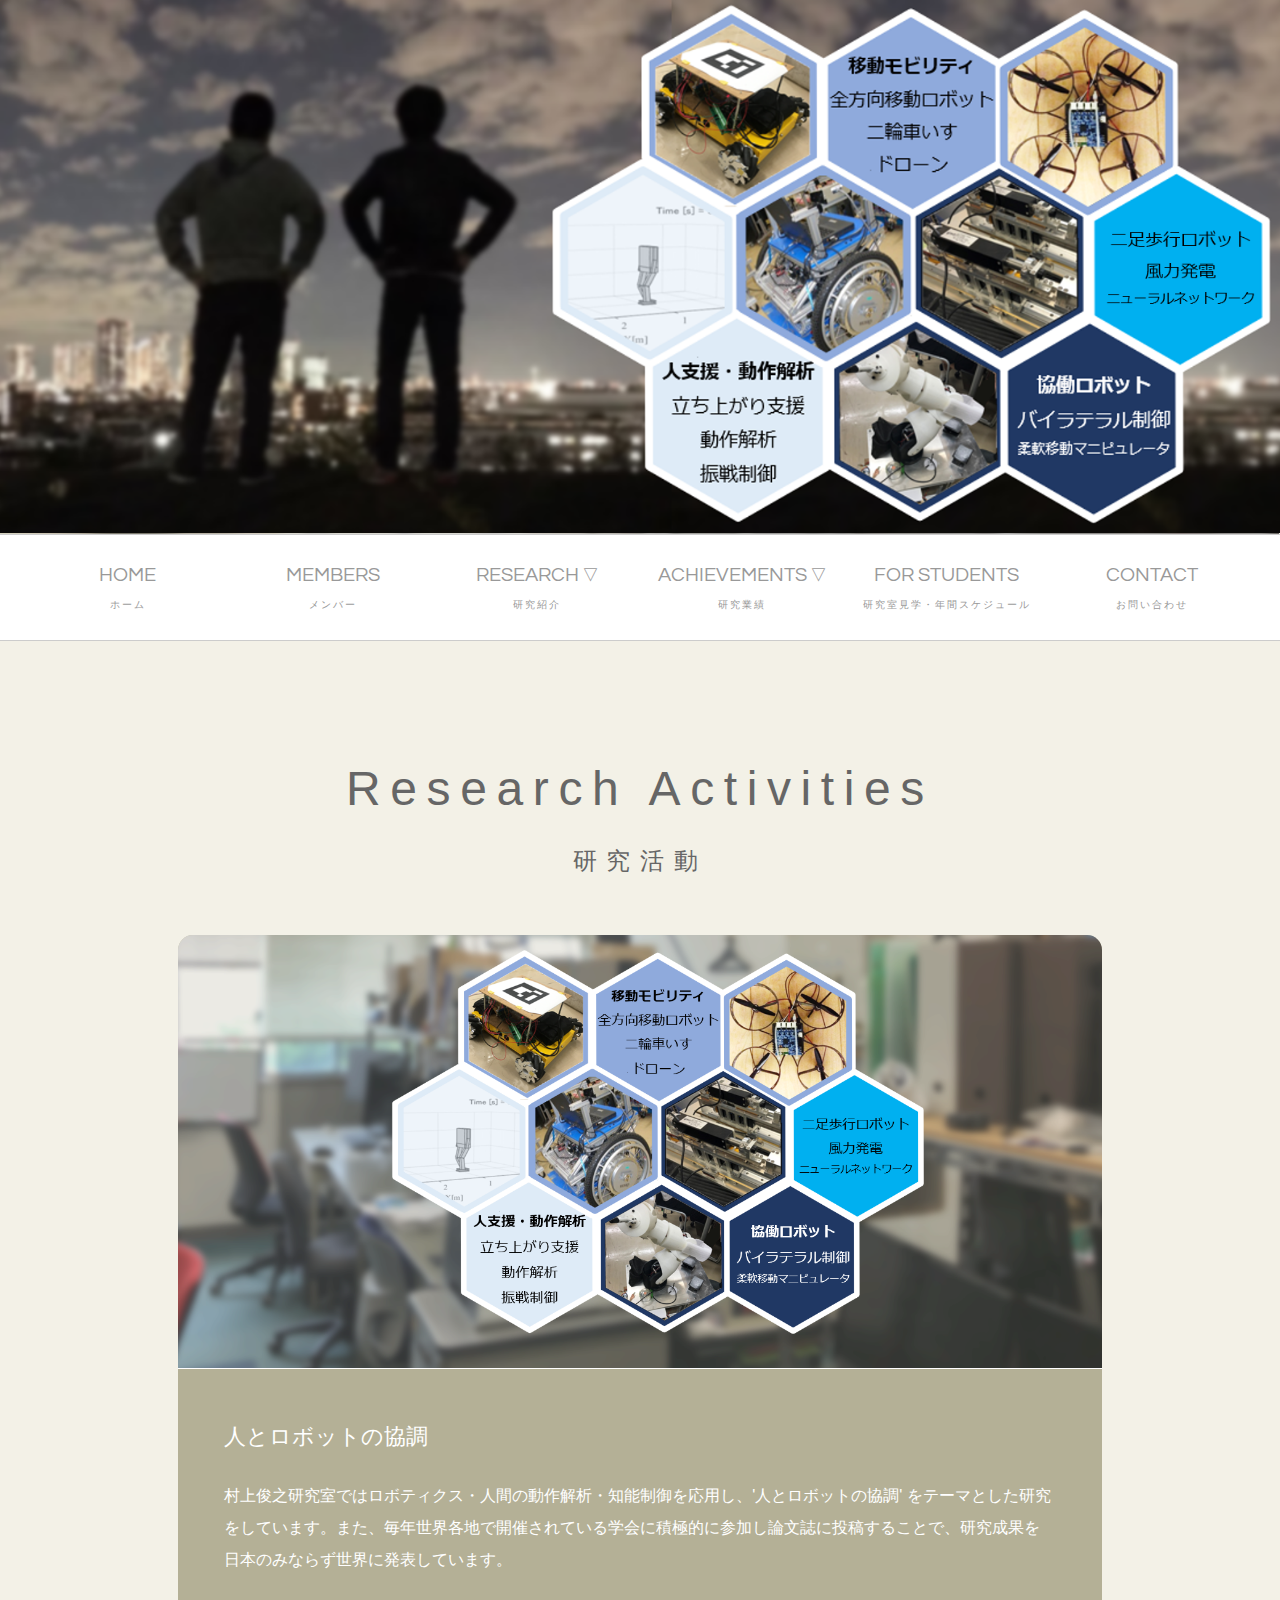
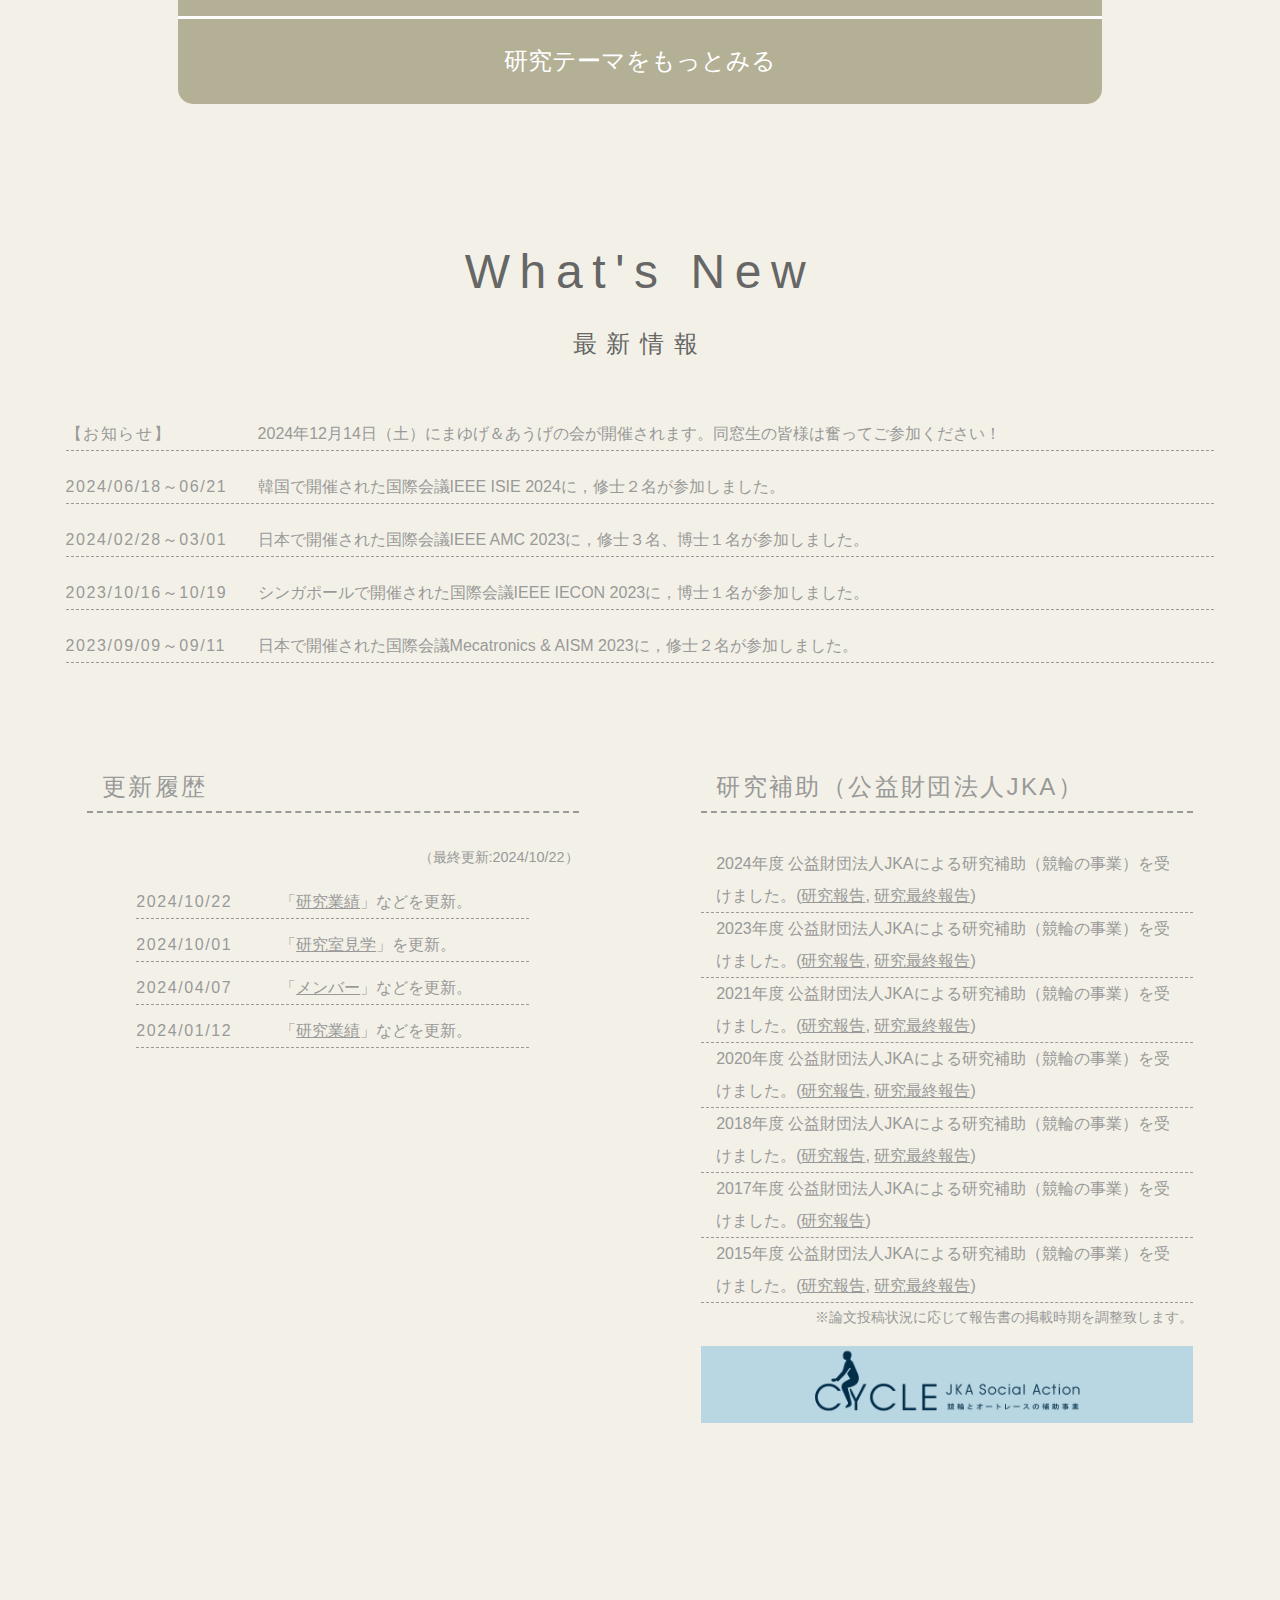
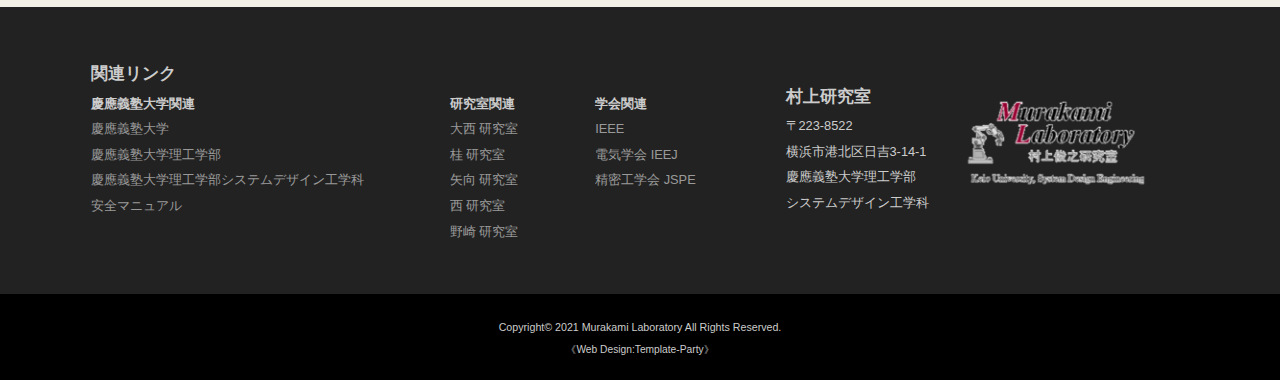
<file: index.html>
<!DOCTYPE html>
<html lang="ja">
<head>
<meta charset="UTF-8">
<meta http-equiv="X-UA-Compatible" content="IE=edge">
<title>KEIO Murakami Lab. 慶應義塾大学村上俊之研究室</title>
<meta name="viewport" content="width=device-width, initial-scale=1">
<meta name="description" content="Robotics, Human Analysis, and Intelligent Control Laboratory.　慶應義塾大学 村上俊之研究室では '人とロボットの協調' をテーマとした研究をしています。">
<meta name="keywords" content="Robotics,Human Analysis,Intelligent Control">
<link rel="stylesheet" href="css/style.css">
<link rel="stylesheet" href="css/slide.css">
<script src="js/jquery-3.6.0.min.js"></script>
<script src="js/openclose.js"></script>
<script src="js/fixmenu.js"></script>
<script src="js/fixmenu_pagetop.js"></script>
<script src="js/ddmenu_min.js"></script>
<script src="js/sidemenu_view.js"></script>
<!--[if lt IE 9]>
<script src="https://oss.maxcdn.com/html5shiv/3.7.2/html5shiv.min.js"></script>
<script src="https://oss.maxcdn.com/respond/1.4.2/respond.min.js"></script>
<![endif]-->
<link rel="icon" href="images/favicon.ico">
<link rel="apple-touch-icon" sizes="180x180" href="images/apple-touch-icon.png">
</head>

<body class="home">

<div id="container">
<!---------------------------　ヘッダー　始まり　-------------------------->
<header>
<script src="js/include_headerlogo.js"></script>
<div id="inc_headerlogo"></div>   <!--　ヘッダーロゴ画像の変更は　include_headerlogo.js　から-->
<!--スライドショー-->
<aside id="mainimg">
<img src="images/index_img0.png" alt="" class="slide0">
<img src="images/index_img1.png" alt="" class="slide1">
<img src="images/index_img2.jpg" alt="" class="slide2">
<img src="images/index_img3.png" alt="" class="slide3">
</aside>
</header>
<!---------------------------　ヘッダー　終わり　-------------------------->

<!---------------------------　メニューバー　読み込み　-------------------------->
<!--　デザイン変更は　style.css から，　メニュー内容の変更は　include_headermenu.js　から　-->
<div id="inc_headermenu"></div> 
<script src="js/include_headermenu.js"></script>
<noscript>
<p id="alart">
お使いのブラウザでJavaScriptが無効なためページを正常に表示できません。<br>
Please enable JavaScript in order to view this content, We're sorry. 
</p>
</noscript>
<!---------------------------　メニューバー　終わり　-------------------------->

<!---------------------------　メサイドニュー 始まり　-------------------------->
<div id="sidemenu"><ul>
<li><a href="#activities">研究活動</a></li>
<li><a href="#whatsnew">最新情報</a></li>
</ul></div>
<!---------------------------　メサイドニュー　終わり　-------------------------->

<div id="contents">
<div class="inner">


<!---------------------------　重要なお知らせ　始まり
	                  (お知らせがないときはコメントアウトしておく)　-------------------------->
<!--
<section class="announce">

<h2>Announcement<span>お知らせ</span></h2>
<h3><span class="newicon">NEW!</span>　<a href="forstudents.html">研究室説明会の日程</a> が決定しました。
</h3>
	

<h3><span class="newicon">NEW!</span>　<a href="Corrected/Position_and_Cross-Coupling_Factors_Estimation_for_Sliding_Mode_Current_Control_based_Position-Sensorless_Control_of_IPMSM.pdf">Corrected version of paper in IEEE Access</a>(Position and Cross-Coupling Factors
Estimation for Sliding Mode Current Control based Position-Sensorless Control of IPMSM)
</h3>

</section>
-->
<!---------------------------　重要なお知らせ　終わり　-------------------------->


<!---------------------------　研究活動　始まり　-------------------------->
<section>
<span id="activities" class="link"></span>
<h2>Research Activities<span>研究活動</span></h2>

<div class="list-column-container">
<div class="list-column">
<figure><img src="images/theme.png" alt=""></figure><!--画像サイズ 1230×577 -->
<div class="text">
<h4>人とロボットの協調</h4>
<p>村上俊之研究室ではロボティクス・人間の動作解析・知能制御を応用し、'人とロボットの協調' をテーマとした研究をしています。また、毎年世界各地で開催されている学会に積極的に参加し論文誌に投稿することで、研究成果を日本のみならず世界に発表しています。
<!--<br>Toshiyuki Murakami Laboratory is conducting research on the theme of "human-robot cooperation" by applying robotics, human motion analysis, and intelligent control.--></p>
</div>
<p class="btn1"><a href="theme.html">研究テーマをもっとみる</a></p>
</div>

<!--<div class="list-column">
<figure><img src="images/sample1.jpg" alt=""></figure>
<div class="text">
<h4>メニュータイトル</h4>
<p>ここのスタイルは、style.cssの、<br>
/*list-column（トップページで使っている３列ブロック）<br>
で調整できます。</p>
</div>
<p class="btn1"><a href="#">もっとみる</a></p>
</div>-->

</div>
<!--/.list-column-container-->

</section>
<!---------------------------　研究活動　終わり　-------------------------->

<!---------------------------　最新情報　始まり　-------------------------->
<section id="new">
<span id="whatsnew" class="link"></span>
<!--<span class="newicon">NEW!</span> NEW!のアイコン-->
<h2>What's New<span>最新情報</span></h2>
<dl>
<dt>【お知らせ】</dt>
<dd>2024年12月14日（土）にまゆげ＆あうげの会が開催されます。同窓生の皆様は奮ってご参加ください！</dd>
<dt>2024/06/18～06/21</dt>
<dd>韓国で開催された国際会議IEEE ISIE 2024に，修士２名が参加しました。</dd>
<dt>2024/02/28～03/01</dt>
<dd>日本で開催された国際会議IEEE AMC 2023に，修士３名、博士１名が参加しました。</dd>
<dt>2023/10/16～10/19</dt>
<dd>シンガポールで開催された国際会議IEEE IECON 2023に，博士１名が参加しました。</dd>
<dt>2023/09/09～09/11</dt>
<dd>日本で開催された国際会議Mecatronics &amp; AISM 2023に，修士２名が参加しました。</dd>



<!--
<dt>2023/08/22～08/24</dt>
<dd>日本で開催された国内会議電気学会 産業応用部門大会(JIASC2023)に，博士１名が参加しました。</dd>
<dt>2023/07/24～07/27</dt>
<dd>オーストラリアで開催された国際会議IEEE EMBCに，修士１名が参加しました。</dd>
<dt>2023/06/19～06/21</dt>
<dd>フィンランドで開催された国際会議IEEE ISIE 2023に，修士３名が参加しました。</dd>
<dt>2023/03/15～03/17</dt>
<dd>イギリスで開催された国際会議IEEE ICM2023に，修士２名が参加しました。</dd>
<dt>2022/08/30～09/01</dt>
<dd>日本で開催された国内会議電気学会 産業応用部門大会(JIASC2022)に，修士３名が参加しました。</dd>
<dt>2021/06/20～06/23</dt>
<dd>オンラインで開催された国際会議IEEE ISIE2021に，博士１名が参加しました。</dd>
<dt>2020/10/18～10/21</dt>
<dd>オンラインで開催された国際会議IEEE IECON2020に，博士２名，修士３名が参加しました。</dd>
<dt>2022/10/17～20/</dt>
<dd>国際会議IEEE IECON2022に，修士2名が参加しました。</dd>
<dt>2020/09/14～16</dt>
<dd>オンラインで開催された国際会議IEEE AMC2020に，博士２名，修士１名が参加しました。</dd>
<dt>2020/09/01～02</dt>
<dd>オンラインで開催された電気学会産業計測制御・メカトロニクス制御合同研究会（国内会議DOTeM 2020）に，博士１名，修士１名が参加しました。</dd>
-->
</dl>
<!--<p class="r">&raquo;&nbsp;<a href="#">過去ログ</a></p>-->
</section>
<!--/#new-->
<!---------------------------　最新情報　終わり　-------------------------->


<!---------------------------　その他の項目　始まり　-------------------------->
<section id="others">
<!---------------------------　更新履歴　始まり　-------------------------->
<div>
<h3>更新履歴</h3>
<h4>（最終更新:2024/10/22）</h4>
<dl>
	<dt>2024/10/22</dt><dd>「<a href="intconf.html">研究業績</a>」などを更新。</dd>
	<dt>2024/10/01</dt><dd>「<a href="forstudents.html">研究室見学</a>」を更新。</dd>
	<dt>2024/04/07</dt><dd>「<a href="members.html">メンバー</a>」などを更新。</dd>
	<dt>2024/01/12</dt><dd>「<a href="intconf.html">研究業績</a>」などを更新。</dd>	
	
	<!--  過去のお知らせ
	<dt>2023/09/28</dt><dd>「<a href="members.html">メンバー</a>」などを更新。</dd>
	<dt>2023/09/16</dt><dd>「<a href="intconf.html">研究業績</a>」を更新。</dd>
	<dt>2023/04/20</dt><dd>「<a href="members.html">メンバー</a>」などを更新。</dd>
	<dt>2023/03/30</dt><dd>「<a href="intconf.html">研究業績</a>」を更新。</dd>	
	<dt>2022/10/13</dt><dd>「<a href="members.html">メンバー</a>」を更新。</dd>
	<dt>2022/10/11</dt><dd>「<a href="forstudents.html">研究室見学・年間スケジュール</a>」を更新。</dd>
	<dt>2022/04/11</dt><dd>「<a href="members.html">メンバー</a>」を更新。</dd>
	<dt>2022/02/09</dt><dd>「<a href="paper.html">研究業績</a>」を更新。</dd>
	<dt>2022/01/03</dt><dd>「<a href="paper.html">研究業績</a>」を更新。</dd>
	<dt>2021/10/02</dt><dd>「<a href="forstudents.html">研究室見学・年間スケジュール</a>」を更新。</dd>
	<dt>2021/10/02</dt><dd>「<a href="prize.html">研究業績</a>」を更新。</dd>
	<dt>2021/09/23</dt><dd>「<a href="paper.html">研究業績</a>」を更新。</dd>
	<dt>2021/09/21</dt><dd> ホームページをリニューアル。</dd>
	<dt>2021/06/27</dt><dd>「研究業績」を更新。</dd>
	<dt>2021/04/28</dt><dd>「メンバー」を更新。</dd>
	<dt>2020/10/24</dt><dd>「お知らせ」などを更新。</dd>
	<dt>2019/11/30</dt><dd>「研究業績」を更新。</dd>
	<dt>2018/08/09</dt><dd>「研究業績」を更新。</dd>-->
</dl>
</div>
<!---------------------------　更新履歴　終わり　-------------------------->
<!---------------------------　競輪事業　始まり　-------------------------->
<div>
<h3>研究補助（公益財団法人JKA）</h3>
<p>2024年度 公益財団法人JKAによる研究補助（競輪の事業）を受けました。(<a href="JKA2024/2024jka_report-chukan.pdf"  target="_blank">研究報告</a>, <a href="JKA2024/2024jka_report-final.pdf"  target="_blank">研究最終報告</a>)</p>
<p>2023年度 公益財団法人JKAによる研究補助（競輪の事業）を受けました。(<a href="JKA2023/2023jka_report-chukan.pdf"  target="_blank">研究報告</a>, <a href="JKA2023/2023jka_report-final.pdf"  target="_blank">研究最終報告</a>)</p>
<p>2021年度 公益財団法人JKAによる研究補助（競輪の事業）を受けました。(<a href="JKA2021/2021jka_report-chukan.pdf"  target="_blank">研究報告</a>, <a href="JKA2021/2021jka_report-final.pdf"  target="_blank">研究最終報告</a>)</p>
<p>2020年度 公益財団法人JKAによる研究補助（競輪の事業）を受けました。(<a href="JKA2020/2020jka_report-chukan2.pdf"  target="_blank">研究報告</a>, <a href="JKA2020/2020jka_report-final.pdf"  target="_blank">研究最終報告</a>)</p>
<p>2018年度 公益財団法人JKAによる研究補助（競輪の事業）を受けました。(<a href="JKA2017/2017jka_report-chukan2.pdf"  target="_blank">研究報告</a>, <a href="JKA2017/2017jka_report-final.pdf"  target="_blank">研究最終報告</a>)</p>
<p>2017年度 公益財団法人JKAによる研究補助（競輪の事業）を受けました。(<a href="JKA2017/2017jka_report-chukan1.pdf"  target="_blank">研究報告</a>)</p>
<p>2015年度 公益財団法人JKAによる研究補助（競輪の事業）を受けました。(<a href="JKA2015/2015report-JKA.pdf"  target="_blank">研究報告</a>, <a href="JKA2015/2015jka_report-final.pdf"  target="_blank">研究最終報告</a>)</p>
<h4>※論文投稿状況に応じて報告書の掲載時期を調整致します。</h4>
<a href="https://www.jka-cycle.jp"  target="_blank" rel="noopener noreferrer"><img src="JKA2020/new_banner_hojo.png" alt="JKA Social Action"></a>
</div>
<!---------------------------　競輪事業　終わり　-------------------------->
</section>
<!---------------------------　その他の項目　終わり　-------------------------->



<!------------------------------------------------------------------
------------------------　このテンプレートの利用規約 --------------------------
<section>

<h2>Read Me<span>テンプレートのご利用前に必ずお読み下さい</span></h2>

<h3>利用規約のご案内</h3>
<p>このテンプレートは、<a href="https://template-party.com/">Template Party</a>にて無料配布している『企業・ビジネスサイト向け 無料ホームページテンプレート tp_biz55』です。必ずダウンロード先のサイトの<a href="https://template-party.com/read.html">利用規約</a>をご一読の上でご利用下さい。</p>
<p><strong class="color1">HP最下部の著作表示『Web Design:Template-Party』は無断で削除しないで下さい。</strong><br>
わざと見えなく加工する事も禁止です。</p>
<p><strong class="color1">下部の著作を外したい場合は</strong><br>
<a href="https://template-party.com/">Template-Party</a>の<a href="https://template-party.com/member.html">ライセンス契約</a>を行う事でHP下部の著作を外す事ができます。</p>

<h3>※当テンプレートにはお問い合わせフォーム（自動フォーム：試用版）がセットされています</h3>
<p><a href="contact.html">contact.html</a>と同じ３項目のお問い合わせフォームを簡単に使えるようにセットしています。</p>
<p><strong class="color1">自動フォームを使う場合（※編集に入る前にご確認下さい）</strong><br>
あなたのメールアドレス設定と、簡単な編集だけで使えます。<a href="https://template-party.com/file/formgen_manual_set2.html" target="_blank">詳しくはこちらのマニュアルをご覧下さい。</a></p>
<p><strong class="color1">自動フォームを使わない場合</strong><br>
テンプレートに梱包されている「form.html」「confirm.html」「finish.html」の3枚のファイルを削除して下さい。</p>

<h3>テンプレートに梱包されているjavascriptファイル（jsファイル）について</h3>
<p>当テンプレートに梱包されているjavascriptファイルは全て<a href="https://www.crytus.info/" target="_blank">クリタス様</a>提供のものです。jsファイルは改変せずにご利用下さい。<br>
また、当サイトのテンプレート「以外」に使いたいなど、「プログラムのみ」を使う場合は<a href="https://template-party.com/free_program/openclose_license.html">こちらの規約</a>をお守り下さい。</p>

<h3>当テンプレートの詳しい使い方は</h3>
<p><a href="about.html">こちらをご覧下さい。</a></p>

</section>
--------------------------------　利用規約 終わり　------------------------------------------->

</div>
<!--/.inner-->

</div>
<!--/#contents-->

<!---------------------------　フッターメニュー　読み込み　-------------------------->
<!--　デザイン変更は　style.css から，　メニュー内容やリンク先の変更は　include_footermenu.js　から　-->
<script src="js/include_footermenu.js"></script> 
<div id="inc_footermenu"></div> 
<!---------------------------　フッターメニュー　終わり　-------------------------->

</div>
<!--/#container-->

<p class="nav-fix-pos-pagetop"><a href="#">↑</a></p>

<!--メニュー開閉ボタン-->
<div id="menubar_hdr" class="close"></div>

<!--メニューの開閉処理-->
<script>
open_close("menubar_hdr", "menubar-s");
</script>

<!--スマホページメの子メニュー-->
<script>
	open_close("menubar_hdr2", "menubar-s2");
	open_close("menubar_hdr3", "menubar-s3");
</script>
<!--<script src="js/reload.js"></script>-->
</body>
</html>
</file>
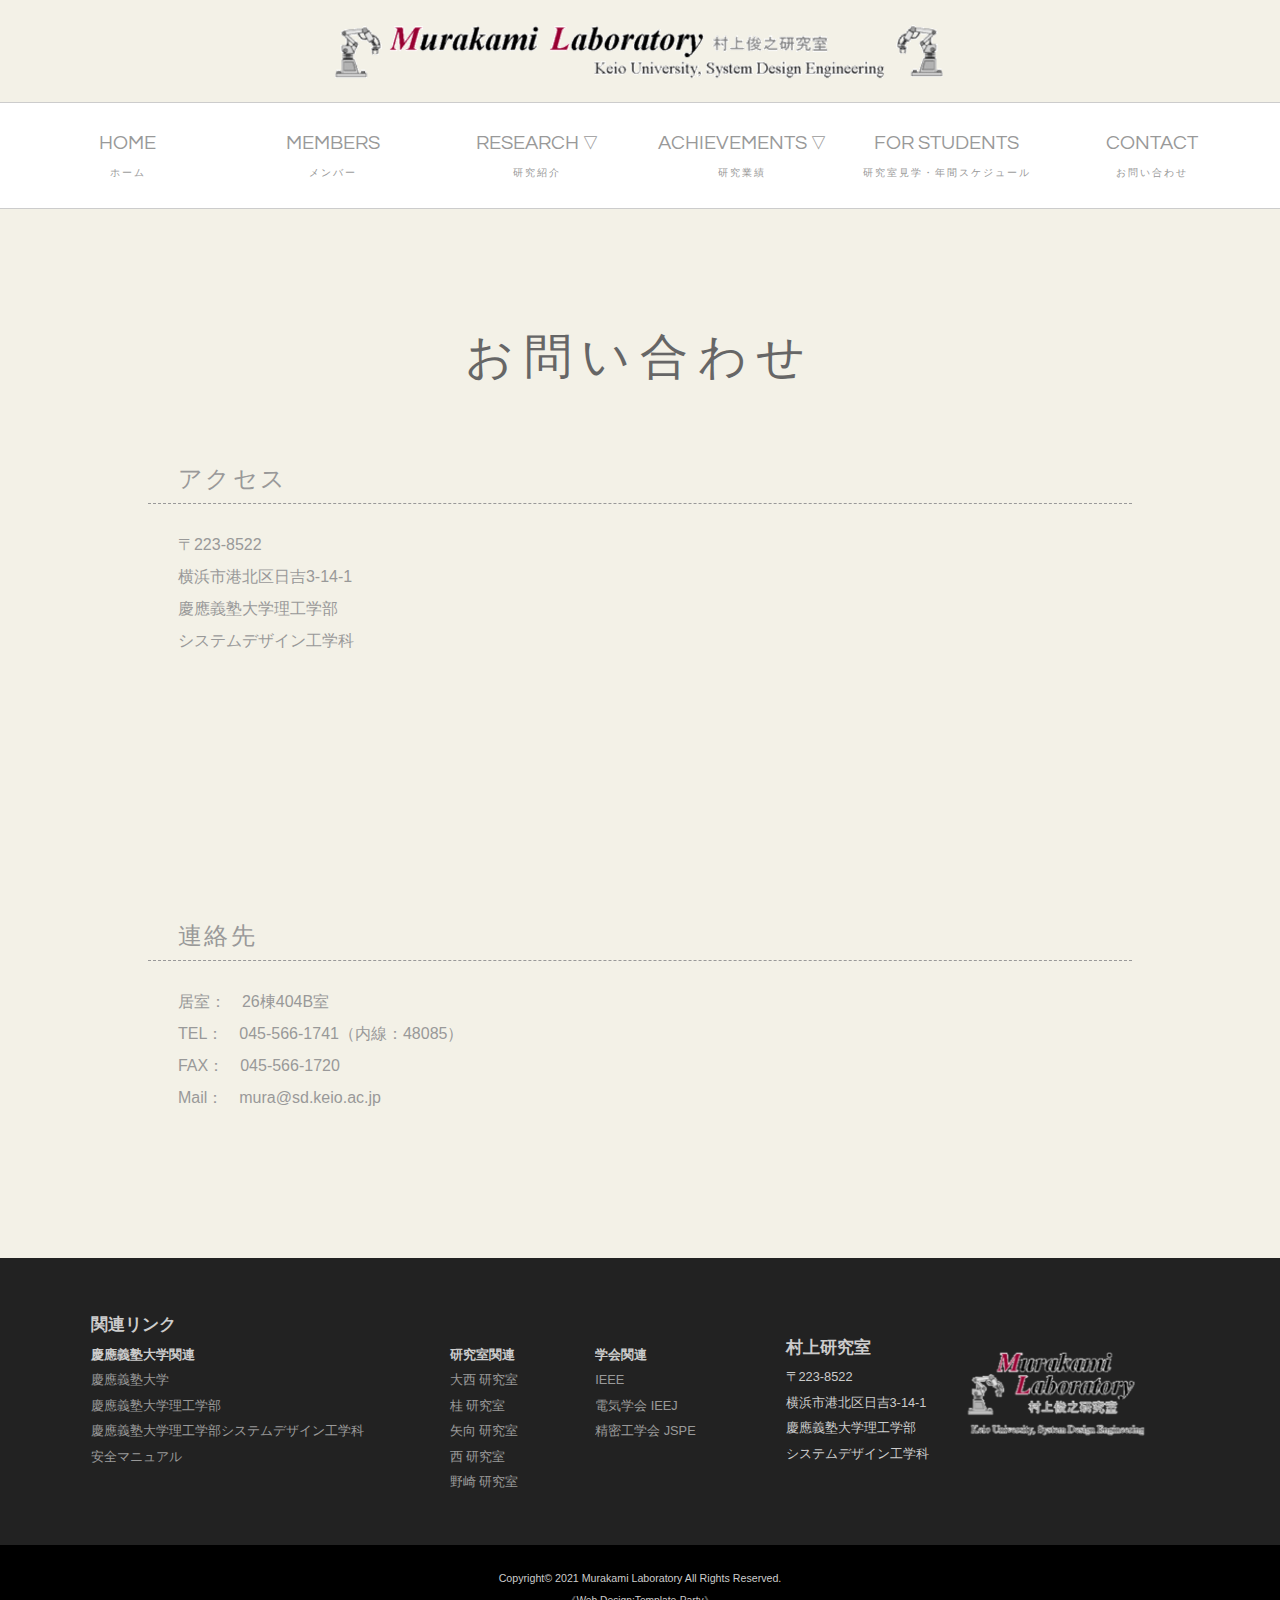
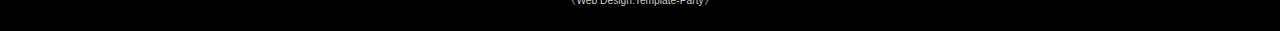
<file: contact.html>
<!DOCTYPE html>
<html lang="ja">
<head>
<meta charset="UTF-8">
<meta http-equiv="X-UA-Compatible" content="IE=edge">
<title>KEIO Murakami Lab. お問い合わせ</title>
<meta name="viewport" content="width=device-width, initial-scale=1">
<meta name="description" content="慶應義塾大学 村上俊之研究室　お問い合わせ">
<meta name="keywords" content="">
<link rel="stylesheet" href="css/style.css">
<script src="js/openclose.js"></script>
<script src="js/fixmenu.js"></script>
<script src="js/fixmenu_pagetop.js"></script>
<script src="js/ddmenu_min.js"></script>
<script src="js/sidemenu_view.js"></script>
<script src="js/jquery-3.6.0.min.js"></script>
<!--[if lt IE 9]>
<script src="https://oss.maxcdn.com/html5shiv/3.7.2/html5shiv.min.js"></script>
<script src="https://oss.maxcdn.com/respond/1.4.2/respond.min.js"></script>
<![endif]-->
<link rel="icon" href="images/favicon.ico">
<link rel="apple-touch-icon" sizes="180x180" href="images/apple-touch-icon.png">
</head>

<body>

<div id="container">
<!---------------------------　ヘッダー　始まり　-------------------------->
<header>
<script src="js/include_headerlogo.js"></script>
<div id="inc_headerlogo"></div> <script src="js/include_headerlogo.js"></script>  <!--　ヘッダーロゴ画像の変更は　include_headerlogo.js　から-->
</header>
<!---------------------------　ヘッダー　終わり　-------------------------->

<!---------------------------　メニューバー　読み込み　-------------------------->
<!--　デザイン変更は　style.css から，　メニュー内容の変更は　include_headermenu.js　から　-->
<div id="inc_headermenu"></div>
<script src="js/include_headermenu.js"></script> 
<noscript>
<p id="alart">
お使いのブラウザでJavaScriptが無効なためページを正常に表示できません。<br>
Please enable JavaScript in order to view this content, We're sorry. 
</p>
</noscript>
<!---------------------------　メニューバー　終わり　-------------------------->

<!---------------------------　メサイドニュー 始まり　-------------------------->
<!--<div id="sidemenu"><ul>
<li><a href="#kengaku">研究室見学</a></li>
<li><a href="#setsumei">研究室説明会</a></li>
<li><a href="#schedules">スケジュール</a></li>
</ul></div>-->
<!---------------------------　メサイドニュー　終わり　-------------------------->

<div id="contents">

<div class="inner">

<section>

<!---------------------------　お問い合わせ 始まり　-------------------------->
<h2>お問い合わせ</h2>

<div class="info1">
<div>
<h3>アクセス</h3>
<p>
〒223-8522<br>
横浜市港北区日吉3-14-1<br>
慶應義塾大学理工学部<br>
システムデザイン工学科<br>
</p>
<div class="map">
<iframe src="https://www.google.com/maps/embed?pb=!1m18!1m12!1m3!1d3245.9345232803535!2d139.65243261474245!3d35.55531924447546!2m3!1f0!2f0!3f0!3m2!1i1024!2i768!4f13.1!3m3!1m2!1s0x60185f9c5d6e11e5%3A0x2781d6958786ab3a!2z5oW25oeJ576p5aG-5aSn5a2mIOefouS4iuOCreODo-ODs-ODkeOCuQ!5e0!3m2!1sja!2sjp!4v1626163106026!5m2!1sja!2sjp" style="border:0;" allowfullscreen="" loading="lazy"></iframe>
</div>
</div>
</div>

<div class="info1">
<div>
<h3>連絡先</h3>
<p>
居室：　26棟404B室<br>
TEL：　045-566-1741（内線：48085）<br>
FAX：　045-566-1720<br>
Mail：　mura@sd.keio.ac.jp
</p>
</div>
</div>


<!---------------------------　お問い合わせ　終わり　-------------------------->

</section>

</div>
<!--/.inner-->

</div>
<!--/#contents-->

<!---------------------------　フッターメニュー　読み込み　-------------------------->
<!--　デザイン変更は　style.css から，　メニュー内容やリンク先の変更は　include_footermenu.js　から　-->
<script src="js/include_footermenu.js"></script>
<div id="inc_footermenu"></div> 
<!---------------------------　フッターメニュー　終わり　-------------------------->

</div>
<!--/#container-->

<p class="nav-fix-pos-pagetop"><a href="#">↑</a></p>

<!--メニュー開閉ボタン-->
<div id="menubar_hdr" class="close"></div>

<!--メニューの開閉処理-->
<script>
open_close("menubar_hdr", "menubar-s");
</script>

<!--「WORKS」の子メニュー-->
<script>
	open_close("menubar_hdr2", "menubar-s2");
	open_close("menubar_hdr3", "menubar-s3");
</script>
<script>

</script>
</body>
</html>
</file>
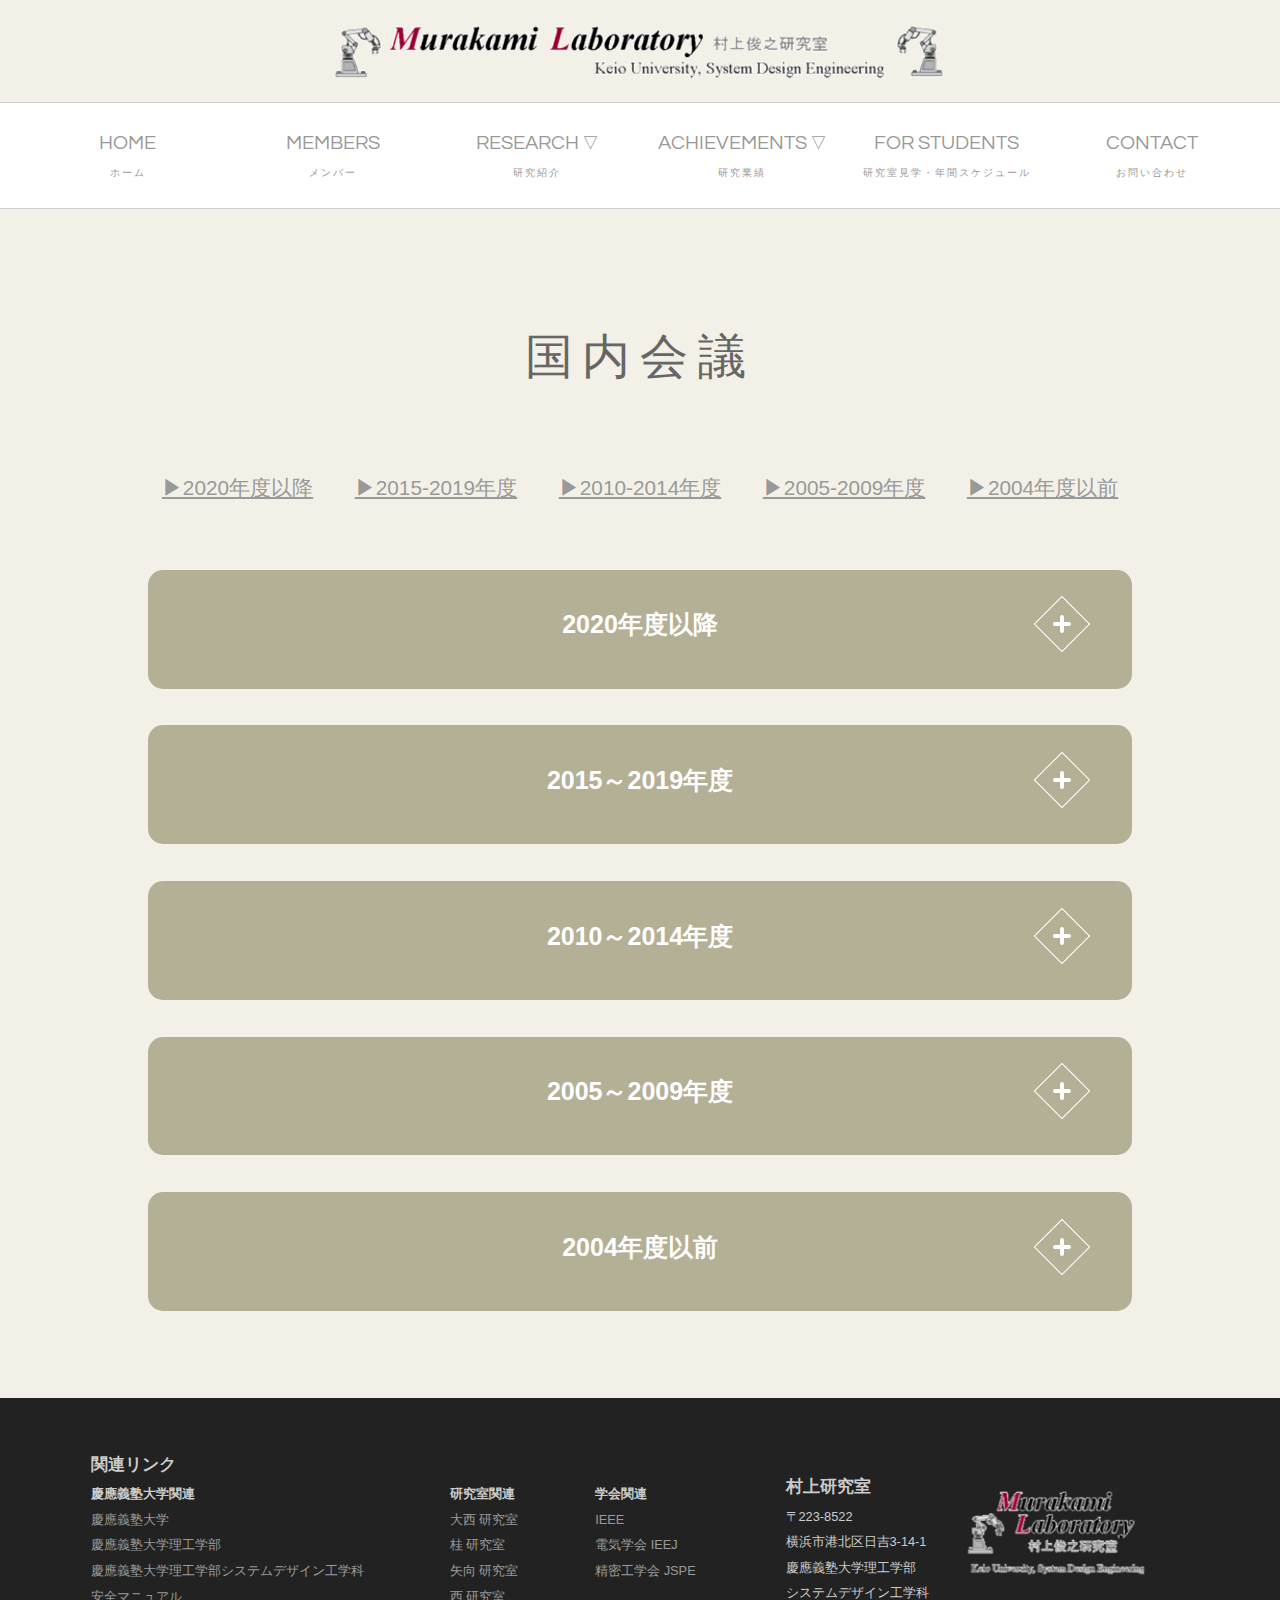
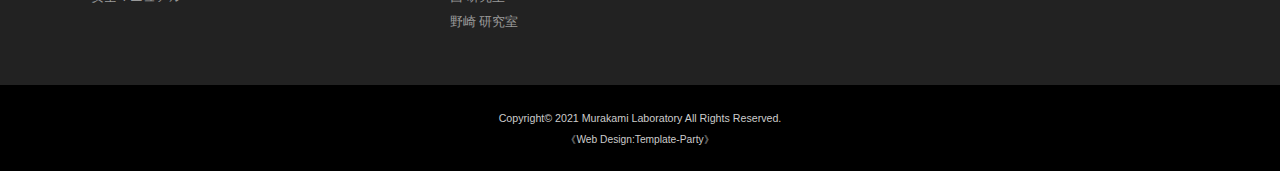
<file: domconf.html>
<!DOCTYPE html>
<html lang="ja">
<head>
<meta charset="UTF-8">
<meta http-equiv="X-UA-Compatible" content="IE=edge">
<title>KEIO Murakami Lab. 研究業績-国内会議</title>
<meta name="viewport" content="width=device-width, initial-scale=1">
<meta name="description" content="慶應義塾大学 村上俊之研究室 研究業績-国内会議">
<meta name="keywords" content="">
<link rel="stylesheet" href="css/style.css">
<script src="js/openclose.js"></script>
<script src="js/fixmenu.js"></script>
<script src="js/fixmenu_pagetop.js"></script>
<script src="js/ddmenu_min.js"></script>
<script src="js/sidemenu_view.js"></script>
<script src="js/jquery-3.6.0.min.js"></script>
<script src="js/accordion.js"></script>
<!--<script type="text/javascript" src="https://code.jquery.com/jquery-1.11.3.min.js"></script>-->
<!--[if lt IE 9]>
<script src="https://oss.maxcdn.com/html5shiv/3.7.2/html5shiv.min.js"></script>
<script src="https://oss.maxcdn.com/respond/1.4.2/respond.min.js"></script>
<![endif]-->
<link rel="icon" href="images/favicon.ico">
<link rel="apple-touch-icon" sizes="180x180" href="images/apple-touch-icon.png">
</head>

<body>

<div id="container">
<!---------------------------　ヘッダー　始まり　-------------------------->
<header>
<script src="js/include_headerlogo.js"></script>
<div id="inc_headerlogo"></div>  <!--　ヘッダーロゴ画像の変更は　include_headerlogo.js　から-->
</header>
<!---------------------------　ヘッダー　始まり　-------------------------->

<!---------------------------　メニューバー　読み込み　-------------------------->
<!--　デザイン変更は　style.css から，　メニュー内容の変更は　include_headermenu.js　から　-->
<div id="inc_headermenu"></div>
<script src="js/include_headermenu.js"></script> 
<noscript>
<p id="alart">
お使いのブラウザでJavaScriptが無効なためページを正常に表示できません。<br>
Please enable JavaScript in order to view this content, We're sorry. 
</p>
</noscript>
<!---------------------------　メニューバー　終わり　-------------------------->

<!---------------------------　メサイドニュー 始まり　-------------------------->
<div id="sidemenu"><ul>
<li><a href="#20">2020-</a></li>
<li><a href="#15">2015-2019</a></li>
<li><a href="#10">2010-2014</a></li>
<li><a href="#05">2005-2009</a></li>
<li><a href="#04">-2004</a></li>
</ul></div>
<!---------------------------　メサイドニュー　終わり　-------------------------->

<div id="contents">

<div class="inner">

<section>

<!---------------------------　国内会議リスト 始まり　-------------------------->
<h2>国内会議</h2>
<div class="memberlink"><a href="#20">&#9654;2020年度以降</a><a href="#15">&#9654;2015-2019年度</a><a href="#10">&#9654;2010-2014年度</a><a href="#05">&#9654;2005-2009年度</a><a href="#04">&#9654;2004年度以前</a></div>
<div class="section s_07 achieve_list">
<!---------------------------　2020年度以降 始まり　-------------------------->
<!-----------------------　姓名の間のスペースは半角　-------------------------->
<div class="accordion_one"><span id="20" class="link"></span>
<div class="backbox1">
<div class="accordion_header">2020年度以降<div class="i_box"><i class="one_i"></i></div></div>
<div class="accordion_inner">
	<div class="accordion_one"><!--　ここから一年分　-->
		<div class="backbox2">
		<div class="accordion_header stay">2023年度<div class="i_box"><i class="one_i"></i></div></div>
		<div class="accordion_inner stay">
		<div class="accordion_one">
		<div class="person">
		<table><tr><td>1.</td><td>勝野晃弘, 村上俊之, “円筒座標系の任意境界形状における発熱を含む集中定数熱モデル”, 2023年電気学会産業応用部門大会, August 22-24, 2023, 愛知</td></tr>
		</table></div>
		</div>
		</div>
		</div>
	</div><!--　ここまで一年分　-->
	<div class="accordion_one"><!--　ここから一年分　-->
		<div class="backbox2">
		<div class="accordion_header stay">2022年度<div class="i_box"><i class="one_i"></i></div></div>
		<div class="accordion_inner stay">
		<div class="accordion_one">
		<div class="person">
		<table><tr><td>1.</td><td>金澤 洋岳, 村上 俊之, “二輪型歩行器における人の力入力を考慮したブレーキ制御”, 2022年電気学会産業応用部門大会, August 30-September 1, 2022, 東京</td></tr>
		<tr><td>2.</td><td>馬場 智章, 村上 俊之, Krebs Hermano Igo, 野崎 貴裕, “反射鏡を用いた薄型近接覚・力センサの開発”, 2022年電気学会産業応用部門大会, August 30-September 1, 2022, 東京</td></tr>
		<tr><td>3.</td><td>武藤 一斗, 村上 俊之, “ウェイク効果に伴う疲労荷重抑制及び発電出力効率を考慮した風車のブレードピッチ角制御”, 2022年電気学会産業応用部門大会, August 30-September 1, 2022, 東京</td></tr>
		</table></div>
		</div>
		</div>
		</div>
	</div><!--　ここまで一年分　-->
	<div class="accordion_one"><!--　ここから一年分　-->
		<div class="backbox2">
		<div class="accordion_header stay">2021年度<div class="i_box"><i class="one_i"></i></div></div>
		<div class="accordion_inner stay">
		<div class="accordion_one">
		<div class="person">
		<table><tr><td>1.</td><td>田脇 裕太, 西村 拓一, 村上 俊之, “Numerical Modeling of COP Fluctuation during Quiet Standing”, 第60回日本生体医工学会大会, June 15-17, 2021, 京都</td></tr>
		<tr><td>2.</td><td>田脇 裕太, 孫 暁白, “Development of a home rehabilitation support system using iPad camera and image analysis”, 第60回日本生体医工学会大会, June 15-17, 2021, 京都</td></tr>
		</table></div>
		</div>
		</div>
		</div>
	</div><!--　ここまで一年分　-->
	<div class="accordion_one"><!--　ここから一年分　-->
		<div class="backbox2">
		<div class="accordion_header stay">2020年度<div class="i_box"><i class="one_i"></i></div></div>
		<div class="accordion_inner stay">
		<div class="accordion_one">
		<div class="person">
		<table><tr><td>1.</td><td>田脇 裕太, "動作解析による高齢者の転倒リスク判定と介護施設への導入", ヒューマンロコモーション拡張技術協議内部講義, July 16, 2020</td></tr>
		<tr><td>2.</td><td>桑原 央明, 村上 俊之, "外乱オブザーバと機械学習によるクローラロボット速度の一推定法", 電気学会　産業計測制御・メカトロニクス制御合同研究会, September 1-2, 2020</td></tr>
		<tr><td>3.</td><td>菅谷 岳人, 村上 俊之, "ねじ締付け反作用トルクを考慮したドライバ付きドローンの姿勢制御法", 電気学会　産業計測制御・メカトロニクス制御合同研究会, September 1-2, 2020</td></tr>
		<tr><td>4.</td><td>田脇 裕太, 西村 拓一, 村上 俊之, "確率微分方程式を用いた重心動揺モデリングの検証", 第47回日本臨床バイオメカニクス学会, November 7, 2020, 新潟</td></tr>
		</table></div>
		</div>
		</div>
		</div>
	</div><!--　ここまで一年分　-->
</div>
</div>
</div>
<!---------------------------　2020年度以降 終わり　-------------------------->
<!---------------------------　2015～2019年度 始まり　-------------------------->
<!-----------------------　姓名の間のスペースは半角　-------------------------->
<div class="accordion_one"><span id="15" class="link"></span>
<div class="backbox1">
<div class="accordion_header">2015～2019年度<div class="i_box"><i class="one_i"></i></div></div>
<div class="accordion_inner">
<div class="accordion_one"><!--　ここから一年分　-->
<div class="backbox2">
<div class="accordion_header stay">2019年度<div class="i_box"><i class="one_i"></i></div></div>
<div class="accordion_inner stay">
<div class="accordion_one">
<div class="person">
<table><tr><td>1.</td><td>田脇 裕太, "IoTセンサとスマホを用いたリハビリ支援システム", デジタルヒューマン技術協議会内部講義, Feburuary 18, 2020</td></tr>
</table></div>
</div>
</div>
</div>
</div><!--　ここまで一年分　-->
<div class="accordion_one"><!--　ここから一年分　-->
<div class="backbox2">
<div class="accordion_header stay">2018年度<div class="i_box"><i class="one_i"></i></div></div>
<div class="accordion_inner stay">
<div class="accordion_one">
<div class="person">
<table><tr><td>1.</td><td>Yuta Tawaki, Toshiyuki Murakami, "Exploring the relationship between physical ability of frail elderly and nursing care level by use of self-organizing mapping", 20th Annual Meeting of Self-Organizing Maps in JAPAN 2019, March 2019, Saga</td></tr>
</table></div>
</div>
</div>
</div>
</div><!--　ここまで一年分　-->
<div class="accordion_one"><!--　ここから一年分　-->
<div class="backbox2">
<div class="accordion_header stay">2017年度<div class="i_box"><i class="one_i"></i></div></div>
<div class="accordion_inner stay">
<div class="accordion_one">
<div class="person">
<table><tr><td>1.</td><td>H. Uchida and T. Murakami, "An Approach to Power Assist Hand Exoskeleton for Patients with Paralysis", IEEE 15th International Workshop on Advanced Motion Control, March, 2018</td></tr>
<tr><td>2.</td><td>Y. Nakamura, T. Nozaki and T. Murakami, "Automated Deceleration System Considering Driving Resistance Based on Pedestrian’s Forecast Position", The IEEJ International Workshop on Sensing, Actuation, Motion Control, and Optimization (SAMCON2018), March, 2018</td></tr>
</table></div>
</div>
</div>
</div>
</div><!--　ここまで一年分　-->
<div class="accordion_one"><!--　ここから一年分　-->
<div class="backbox2">
<div class="accordion_header stay">2016年度<div class="i_box"><i class="one_i"></i></div></div>
<div class="accordion_inner stay">
<div class="accordion_one">
<div class="person">
<table><tr><td>1.</td><td>中井 一真, 野崎 貴裕, 村上 俊之, "周期慣性負荷を用いた逆起電力定数変動にロバストなセンサレス制御の指令値追従性能に関する検証", 平成28年電気学会産業応用部門大会講演論文集(CD-ROM), August 30-September 1, 2016</td></tr>
<tr><td>2.</td><td>服部 真大, 村上 俊之, "インテリジェントテンションポール(ITP)における人追従制御の一実現法", 平成28年電気学会産業応用部門大会講演論文集(CD-ROM), August 30-September 1, 2016</td></tr>
</table></div>
</div>
</div>
</div>
</div><!--　ここまで一年分　-->
<div class="accordion_one"><!--　ここから一年分　-->
<div class="backbox2">
<div class="accordion_header stay">2015年度<div class="i_box"><i class="one_i"></i></div></div>
<div class="accordion_inner stay">
<div class="accordion_one">
<div class="person">
<table><tr><td>1.</td><td>加賀美 直久, 村上 俊之, "ベッドからの立ち上がり軌道の提案と立ち上がり補助機器の一実現法", 平成27年電気学会産業応用部門大会講演論文集(CD-ROM), September 2-4, 2015</td></tr>
<tr><td>2.</td><td>平松 知樹, 村上 俊之, "前後輪電動操舵型二輪車の安定性及び軌道追従性解析", 平成27年電気学会産業応用部門大会講演論文集(CD-ROM), September 2-4, 2015</td></tr>
</table></div>
</div>
</div>
</div>
</div><!--　ここまで一年分　-->
</div>
</div>
</div>
<!---------------------------　2015～2019年度 終わり　-------------------------->
<!---------------------------　2010～2014年度 始まり　-------------------------->
<!-----------------------　姓名の間のスペースは半角　-------------------------->
<div class="accordion_one"><span id="10" class="link"></span>
<div class="backbox1">
<div class="accordion_header">2010～2014年度<div class="i_box"><i class="one_i"></i></div></div>
<div class="accordion_inner">
<div class="accordion_one"><!--　ここから一年分　-->
<div class="backbox2">
<div class="accordion_header stay">2014年度<div class="i_box"><i class="one_i"></i></div></div>
<div class="accordion_inner stay">
<div class="accordion_one">
<div class="person">
<table><tr><td>1.</td><td>奥村 幸弘, 村上 俊之, "ターゲットマーカ輝度画像に基づく非ホロノミック特性を考慮した移動ロボットのビジュアルサーボ", 平成26年電気学会産業応用部門大会講演論文集(CD-ROM), August 26-28, 2014</td></tr>
<tr><td>2.</td><td>廣田 貴一, 村上 俊之, "転倒防止のための寄りかかり動作判定と歩行補助車の制御", 平成26年電気学会産業応用部門大会講演論文集(CD-ROM), August 26-28, 2014</td></tr>
</table></div>
</div>
</div>
</div>
</div><!--　ここまで一年分　-->
<div class="accordion_one"><!--　ここから一年分　-->
<div class="backbox2">
<div class="accordion_header stay">2013年度<div class="i_box"><i class="one_i"></i></div></div>
<div class="accordion_inner stay">
<div class="accordion_one">
<div class="person">
<table><tr><td>1.</td><td>市戸 達也, 村上 俊之, "多自由度ステア・バイ・ワイヤを用いた電動バイクのイノベーティブデザイン", 電気学会産業計測制御研究会資料, Vol. IIC-13, No.1-16, pp.29-34, March 7, 2013</td></tr>
<tr><td>2.</td><td>笹山 実紗子, 村上 俊之, "歩行能力を考慮した歩行動作支援システムの一制御法", 電気学会産業計測制御研究会資料, Vol. IIC-13, No.65-67・No.69-88, pp.19-24, March 8, 2013, 千葉大学 西千葉キャンパス</td></tr>
<tr><td>3.</td><td>平田 和也, 村上 俊之, "可変リパルシブコンプライアンス制御による二輪車椅子の環境適応制御", 電気学会産業計測制御研究会資料, Vol. IIC-13,No.111-113・No.115-134, pp.7-12, 2013</td></tr>
<tr><td>4.</td><td>倉林 利行, 村上 俊之, "Position Convergence and Sway Suppress Method of Overhead Crane by Emulating Natural Damping", 第31回日本ロボット学会, 東京, September, 7th, 2013</td></tr>
<tr><td>5.</td><td>沖山航, 村上 俊之, "バイラテラル制御を用いたロボットタスク修正作業の一実現法", 電気学会産業計測制御研究会資料, Vol. IIC-13, No.135-142・No.144-158, pp.85-90, March 8, 2013</td></tr>
<tr><td>6.</td><td>倉林 利行, 村上 俊之, "リアプノフの安定定理を用いたオーバーヘッドクレーンの吊荷の位置制御手法", 電気学会産業計測制御研究会資料, Vol. IIC-13, No.17-32, pp.31-36, March 7, 2013</td></tr>
<tr><td>7.</td><td>ChuanYANG, Toshiyuki MURAKAMI, "A Novel Walking Assist Robot Based on IMU Sensor and Mobile Manipulator", 産業計測制御研究会(人間支援に向けたセンシング応用), 電気学会研究会資料, IIC 2013(159-164)</td></tr>
<tr><td>8.</td><td>黄友 真平, 村上 俊之, "オーバーヘッドクレーンにおける振動抑制型軌道生成と加加速度情報に基づいた軌道切り換え制御", 平成25年電気学会産業応用部門大会講演論文集(CD-ROM), August 28-30, 2013</td></tr>
<tr><td>9.</td><td>蒲谷 実千, 村上 俊之, "搭乗者の重心動作モデルに基づいた二輪車椅子の安定化制御", 平成25年電気学会産業応用部門大会講演論文集(CD-ROM), August 28-30, 2013.</td></tr>
<tr><td>10.</td><td>小林 将大, 村上 俊之, "PSD による絶対位置情報に基づくバイラテラルシステムの構築と制御", 平成25年電気学会産業応用部門大会講演論文集(CD-ROM), August 28-30, 2013.</td></tr>
<tr><td>11.</td><td>鐙 崇雅, 村上 俊之, "電動バイクの独立二輪駆動によるスリップ状態を考慮した環境適応制御", 電気学会東京支部神奈川支所第2回研究会資料, Feburuary 18, 2014</td></tr>
<tr><td>12.</td><td>老木 融, 村上 俊之, "マスタスレーブシステムにおける異視点カメラ情報に基づく作業支援制御", 電気学会東京支部神奈川支所第2回研究会資料, Feburuary 18, 2014</td></tr>
<tr><td>13.</td><td>奥村 幸弘, 村上 俊之, "ターゲットマーカ輝度画像に基づく非ホロノミック特性を考慮した移動ロボットのビジュアルサーボ", 電気学会東京支部神奈川支所第2回研究会資料, Feburuary 18, 2014</td></tr>
<tr><td>14.</td><td>平田 展章, 村上 俊之, "二輪駆動車椅子における制動のための機構開発と制御", 電気学会東京支部神奈川支所第2回研究会資料, Feburuary 18, 2014</td></tr>
<tr><td>15.</td><td>廣田 貴一, 村上 俊之, "転倒防止のための寄りかかり動作判定と歩行補助車の制御 ", 電気学会東京支部神奈川支所第2回研究会資料, Feburuary 18, 2014</td></tr>
<tr><td>16.</td><td>小林 将大, 村上 俊之, "加速度センサ情報に基づく冗長マニピュレータを用いた手先位置制御", 電気学会産業計測制御メカトロニクス制御合同研究会資料, IIC-14-013～034,MEC-14-001～022, pp.109-114, March 10, 2014</td></tr>
</table></div>
</div>
</div>
</div>
</div><!--　ここまで一年分　-->
<div class="accordion_one"><!--　ここから一年分　-->
<div class="backbox2">
<div class="accordion_header stay">2012年度<div class="i_box"><i class="one_i"></i></div></div>
<div class="accordion_inner stay">
<div class="accordion_one">
<div class="person">
<table><tr><td>1.</td><td>平田 和也, Dinale Aiko, 村上 俊之, "二輪車椅子における安定性を考慮したピッチ角加速度制御", 日本ロボット学会第30回学術講演会資料, RSJ2012AC2G1-4,September 17-20, 2012</td></tr>
<tr><td>2.</td><td>梅本 恭平, 村上 俊之, "2 輪駆動型移動マニピュレータにおける先端位置と重心位置の非干渉トルク制御", 電気学会産業計測制御研究会資料, Vol. IIC-12, No.70-85, pp. 1-6, March 6-7, 2012</td></tr>
<tr><td>3.</td><td>奥山 勇治, 村上 俊之, "電気自動車におけるモデル予測制御に基づいた運転支援～ヒューマンモデルを考慮した車間距離制御への応用～", 電気学会産業計測制御研究会資料, Vol. IIC-12, No.86-109, pp. 121-126, March 6-7, 2012</td></tr>
<tr><td>4.</td><td>小牟田 清俊, 村上 俊之, "マスタ・スレーブシステムにおける動作領域の一拡張法", 電気学会産業計測制御研究会資料, Vol. IIC-12, No.70-85, pp.15-20, March 6-7, 2012</td></tr>
<tr><td>5.</td><td>鈴木 健, 村上 俊之, "負荷の等価力フィードバックによるクレーンシステムの安定化制御 ", 電気学会産業計測制御研究会資料, Vol. IIC-12, No.156-170, pp. 47-52, March 6-7, 2012</td></tr>
<tr><td>6.</td><td>市戸 達也, 村上 俊之, "多自由度ステア・バイ・ワイヤによる電動自転車の高機能制御", 平成24 年電気学会産業応用部門大会講演論文集, No.2-33, pp.183-188, August 21, 2012</td></tr>
<tr><td>7.</td><td>沖山 航, 村上 俊之, "画像ベースビジュアルサーボに基づいた双腕マニピュレータにおける把持・操り融合制御", 平成24 年電気学会産業応用部門大会講演論文集, No.2-26, pp.149-154, August 21-23, 2012</td></tr>
<tr><td>8.</td><td>倉林 利行, 村上 俊之, "ロバスト振動抑制制御における振動角関数を用いた軌道生成手法", 平成24年電気学会産業応用部門大会講演論文集, No.2-18, pp.109-114, August 21-23, 2012</td></tr>
<tr><td>9.</td><td>黄友 真平, 村上 俊之, "リアプノフコントローラを用いた軌道生成および軌道切り換えによるオーバーヘッドクレーンの振動抑制制御", 電気学会東京支部神奈川支所第2回研究会資料, pp.5-8, 2013</td></tr>
<tr><td>10.</td><td>蒲谷 実千, 村上 俊之, "搭乗者の状態を考慮した二輪車椅子の安定化制御", 電気学会東京支部神奈川支所第2回研究会資料, pp.47-52, 2013</td></tr>
<tr><td>11.</td><td>小林 将大, 村上 俊之, "スレーブマニピュレータの絶対位置情報に基づくバイラテラル制御", 電気学会東京支部神奈川支所第2回研究会資料, pp.42-46, 2013</td></tr>
<tr><td>12.</td><td>斎藤 大介, 村上 俊之, "利用者の歩行意思を考慮した室内用歩行補助車の新機構の提案", 電気学会東京支部神奈川支所第2回研究会資料, pp.1-4, 2013</td></tr>
<tr><td>13.</td><td>長山 弘樹, 村上 俊之, "マスタ操作意思伝送のためのタッチ入力を用いたマスタスレーブ制御", 電気学会東京支部神奈川支所第2回研究会資料, pp.1-4, 2013</td></tr>
</table></div>
</div>
</div>
</div>
</div><!--　ここまで一年分　-->
<div class="accordion_one"><!--　ここから一年分　-->
<div class="backbox2">
<div class="accordion_header stay">2011年度<div class="i_box"><i class="one_i"></i></div></div>
<div class="accordion_inner stay">
<div class="accordion_one">
<div class="person">
<table><tr><td>1.</td><td>河村 琢郎, 村上 俊之, "重心移動による二輪駆動型車椅子の旋回制御", 電気学会産業計測制御研究会資料, Vol. IIC-11,  No.1-8,  pp.11-16,  March 8,  2011</td></tr>
<tr><td>2.</td><td>神保 大輔, 村上 俊之, "環境変動を考慮したハプティックペダルによる電気自動車のペダル操作支援制御", 電気学会産業計測制御研究会資料, Vol. IIC-11-139,  No.134-155,  pp.31-36,  March 9,  2011</td></tr>
<tr><td>3.</td><td>鈴木 大也, 村上 俊之, "人間動作の模倣に基づく視覚情報を用いた未知形状物体の把持と操りの制御", 電気学会産業計測制御研究会資料, Vol. IIC-11, No.79-86, pp.63-68, March 9, 2011</td></tr>
<tr><td>4.</td><td>堀江 亮介, 村上 俊之, "不安定機構を有する２輪駆動型移動マニピュレータのバイラテラル遠隔操作支援制御", 電気学会産業計測制御研究会資料, Vol.IIC-11-038, No.25-27・29-48, pp.71-76, March 8, 2011</td></tr>
<tr><td>5.</td><td>村井 健一郎, 村上 俊之, "路面摩擦を考慮した可変コンプライアンス制御に基づく移動マニピュレータによる押し作業", 電気学会産業計測制御研究会資料,Vol. IIC-11-149, pp.87-92, March 9, 2011</td></tr>
<tr><td>6.</td><td>渡邉 麻友子, 村上 俊之, "同軸二輪駆動型移動マニピュレータによる人間とロボットの協調歩行動作の一実現法", 電気学会産業計測制御研究会資料,Vol. IIC-11-144, pp.61-66, March 9, 2011</td></tr>
<tr><td>7.</td><td>梅本 恭平, 村上 俊之, "2輪駆動型移動マニピュレータにおけるトルク次元での位置と力のハイブリッド制御", 平成23年電気学会産業応用部門大会講演論文集(DVD-ROM), vol II, pp. 597-602, September 6-8, 2011</td></tr>
<tr><td>8.</td><td>奥山 勇治, 村上 俊之, "電気自動車における車間距離制御のためのモデル予測制御に基づいた運転支援", 平成21年電気学会産業応用部門大会講演論文集(CD-ROM), Vol. II, pp.631-636, September 6-8, 2011</td></tr>
<tr><td>9.</td><td>小牟田 清俊, 村上 俊之, "スレーブロボットに受動的移動機構を有するバイラテラルシステムにおける操作性向上制御", 平成21年電気学会産業応用部門大会講演論文集(CD-ROM), Vol. II, pp.787-792, September 6-8, 2011</td></tr>
<tr><td>10.</td><td>鈴木 健, 村上 俊之, "スライディングモード微分器を用いた劣駆動システムの安定化制御", 平成23年電気学会産業応用部門大会講演論文集(CD-ROM), Vol. II, pp. 583-588, September 6-8, 2011</td></tr>
<tr><td>11.</td><td>市戸 達也, 村上 俊之, "多自由度ステア・バイ・ワイヤによる自転車の高機能制御", 電気学会東京支部神奈川支所第1回研究会資料, pp.9-10, 2012.</td></tr>
<tr><td>12.</td><td>沖山 航, 村上 俊之, "画像ベースビジュアルサーボに基づいた双腕マニピュレータにおける把持・操り融合制御", 電気学会東京支部神奈川支所第1回研究会資料, pp.9-10, 2012.</td></tr>
<tr><td>13.</td><td>倉林 利行, 村上 俊之, "ロバスト振動抑制制御における振動角関数を用いた軌道生成手法", 電気学会東京支部神奈川支所第1回研究会資料, pp.29-30, 2012.</td></tr>
<tr><td>14.</td><td>笹山 実紗子, 村上 俊之, "多自由度ヒューマンインターフェースによる歩行誘導システムの構築", 電気学会東京支部神奈川支所第1回研究会資料, pp.51-52, 2012.</td></tr>
<tr><td>15.</td><td>平田 和也, 村上 俊之, "段差乗り越えを考慮した二輪車椅子におけるピッチ角加速度制御", 電気学会東京支部神奈川支所第1回研究会資料, pp.27-28, 2012.</td></tr>
</table></div>
</div>
</div>
</div>
</div><!--　ここまで一年分　-->
<div class="accordion_one"><!--　ここから一年分　-->
<div class="backbox2">
<div class="accordion_header stay">2010年度<div class="i_box"><i class="one_i"></i></div></div>
<div class="accordion_inner stay">
<div class="accordion_one">
<div class="person">
<table><tr><td>1.</td><td>藤本 祐介, 村上 俊之, "高追従性と安定性を考慮した移動マニピュレータによる押し作業のための一制御法", 電気学会産業計測制御研究会資料, Vol. IIC-10, No.23-30, pp.37-42, March 8, 2010</td></tr>
<tr><td>2.</td><td>倉松 竜也, 村上 俊之, "二輪駆動型車椅子における力センサレスパワーアシスト制御", 電気学会産業計測制御研究会資料, IIC 2010(55-57・59-60・62), pp.25-30,March 8, 2010</td></tr>
<tr><td>3.</td><td>岩瀬 信広, 村上 俊之, "冗長バイラテラルシステムの分散制御", 電気学会産業計測制御研究会資料, Vol. IIC-10, No.23-30, pp.31-35, March 8, 2010</td></tr>
<tr><td>4.</td><td>城内 秀, 村上 俊之, "走行速度に依存しない電動自転車の姿勢安定化制御", 電気学会産業計測制御研究会資料, IIC 2010, pp. 29-34, March 8, 2010</td></tr>
<tr><td>5.</td><td>片山 祐樹, 村上 俊之, "ステア・バイ・ワイヤを用いたトラクタ・トレーラの危険認知型走行制御", 電気学会産業計測制御研究会資料, Vol. IIC-10-151, pp.43-48, March 9, 2010</td></tr>
<tr><td>6.</td><td>石野 寿典, 村上 俊之, "積荷の運動に着目したクレーンの振動抑制制御", 電気学会産業計測制御研究会資料, Vol. IIC-10, pp.1-5, 9 March, 2010</td></tr>
<tr><td>7.</td><td>井苅 佳秀, 村上 俊之, "視覚FB と触覚FB による路面状態認識の比較検討", 精密工学会学術講演会講演論文集, Vol. 2010S, pp.671-672, March 16-18, 2010, 埼玉大学</td></tr>
<tr><td>8.</td><td>河村 琢郎, 村上 俊之, "電動自転車におけるロバストな姿勢安定化制御", 平成22年電気学会産業応用部門大会講演論文集(CD-ROM),Vol. II, pp. 379-384, August 24-26, 2010</td></tr>
<tr><td>9.</td><td>鈴木 大也, 村上 俊之, "視覚情報に基づいた拡張ヤコビ行列による自律ヘリコプタの対象物追従制御", 平成22年電気学会産業応用部門大会講演論文集(CD-ROM), Vol. II, pp. 509-514, August 24-26, 2010</td></tr>
<tr><td>10.</td><td>堀江 亮介, 村上 俊之, "多自由度バイラテラルシステムの作業空間における制御系設計と性能評価", 平成22年度電気学会産業応用部門大会講演論文, II-331-336, 24-26th Augest 2010</td></tr>
<tr><td>11.</td><td>村井 健一郎, 藤本 祐介, 村上 俊之, "可変コンプライアンス制御に基づいた双腕移動マニピュレータによる操作対象物の姿勢安定化", 平成22年電気学会産業応用部門大会講演論文集(CD-ROM), Vol. II, pp. 449-454, August 24-26, 2010</td></tr>
<tr><td>12.</td><td>神保 大輔, 村上 俊之, "環境変動を考慮したハプティックペダルによる電気自動車の運転支援制御", 第28回日本ロボット学会学術講演会, September 22-24, 2010</td></tr>
<tr><td>13.</td><td>渡邉 麻友子,村上 俊之, "同軸二輪駆動型移動マニピュレータにおける絶対位置情報に基づいた吊下げ物体の安定化制御", 第28回日本ロボット学会学術講演会,  September 22-24,  2010</td></tr>
</table></div>
</div>
</div>
</div>
</div><!--　ここまで一年分　-->
</div>
</div>
</div>
<!---------------------------　2010～2014年度 終わり　-------------------------->
<!---------------------------　2005～2009年度 始まり　-------------------------->
<!-----------------------　姓名の間のスペースは半角　-------------------------->
<div class="accordion_one"><span id="05" class="link"></span>
<div class="backbox1">
<div class="accordion_header">2005～2009年度<div class="i_box"><i class="one_i"></i></div></div>
<div class="accordion_inner">
<div class="accordion_one"><!--　ここから一年分　-->
<div class="backbox2">
<div class="accordion_header stay">2009年度<div class="i_box"><i class="one_i"></i></div></div>
<div class="accordion_inner stay">
<div class="accordion_one">
<div class="person">
<table><tr><td>1.</td><td>池田 哲朗, 村上 俊之, "二輪駆動型移動マニピュレータによる対象追従制御の一提案法", 電気学会産業計測制御研究会資料, Vol. IIC-09, No.67-89, pp.61-66, March 10, 2009</td></tr>
<tr><td>2.</td><td>小倉 啓, 村上 俊之, "路面反力推定に基づいたステアバイワイヤシステムとハプティックペダルの制御", 電気学会産業計測制御研究会資料, Vol. IIC-09, No.21-30・32-42, pp.1-6, March 10, 2009</td></tr>
<tr><td>3.</td><td>小石 隆文, 村上 俊之, "複数自律ヘリコプタによるフォーメーション飛行のための協調制御", 電気学会産業計測制御研究会資料, Vol. IIC-09, No.135-154・156-157, pp.43-48, March 10, 2009</td></tr>
<tr><td>4.</td><td>田井 秀昭, 村上 俊之, "異構造異自由度を考慮した作業空間バイラテラル制御の一提案法", 電気学会産業計測制御研究会資料, Vol. IIC-09, No.112-126, pp. 19-24, March 10, 2009</td></tr>
<tr><td>5.</td><td>野崎 康平, 村上 俊之, "2輪駆動型移動マニピュレータを用いた人とロボットの協調搬送制御", 電気学会産業計測制御研究会資料, Vol. IIC-09, No.135-154,156-157, pp. 37-42, March 10, 2009</td></tr>
<tr><td>6.</td><td>井苅 佳秀, 村上 俊之, "ハプティックアクセルペダルを用いた電気自動車の環境適応型走行支援制御", 平成21年電気学会産業応用部門大会講演論文集(CD-ROM), Vol. II, pp. 225-230, August 31-September 2, 2009</td></tr>
<tr><td>7.</td><td>岩瀬 信広, 藤本祐介, 村上 俊之, "同軸二輪駆動型移動マニピュレータによる移動物体追従制御", 第27回日本ロボット学会学術講演会予稿集（DVD-ROM), 2R2-03, September 15-17, 2009</td></tr>
<tr><td>8.</td><td>倉松 竜也, 村上 俊之, "一輪車型ロボットにおけるYaw方向動作の一実現法", 第27回日本ロボット学会学術講演会予稿集（DVD-ROM),  3F1-04, September 15-17, 2009</td></tr>
<tr><td>9.</td><td>藤本 祐介, 村上 俊之, "零空間制御に基づいた同軸二輪駆動型移動マニピュレータの起き上がり・着地制御", 第27回日本ロボット学会学術講演会予稿集（DVD-ROM),  3F1-01, September 15-17, 2009</td></tr>
<tr><td>10.</td><td>田井 秀昭, 村上 俊之, "作業空間における力センサレスバイラテラル制御系の考察", 第27回日本ロボット学会学術講演会予稿集（DVD-ROM),  3H2-04, September 15-17, 2009</td></tr>
<tr><td>11.</td><td>藤本 祐介, 村上 俊之, "高追従性と安定性を考慮した移動マニピュレータによる押し作業のための一制御法", 電気学会産業計測制御研究会資料, Vol. IIC-10, No.23-30, pp.37-42, March 8, 2010</td></tr>
<tr><td>12.</td><td>野村 真介, 村上 俊之, "傾斜環境における車軸中心まわりのモーメントを考慮した電動車椅子の力センサレスパワーアシスト制御", 平成21年電気学会産業応用部門大会講演論文集(CD-ROM), Vol. II, pp. 259-264, August31-September2, 2009</td></tr>
</table></div>
</div>
</div>
</div>
</div><!--　ここまで一年分　-->
<div class="accordion_one"><!--　ここから一年分　-->
<div class="backbox2">
<div class="accordion_header stay">2008年度<div class="i_box"><i class="one_i"></i></div></div>
<div class="accordion_inner stay">
<div class="accordion_one">
<div class="person">
<table><tr><td>1.</td><td>山口 高志, 村上 俊之, "電動自転車の低速走行における軌道追従制御", 電気学会産業計測制御研究会資料, Vol. IIC-08, No.133-148, pp. 81-85, March 10-11, 2008</td></tr>
<tr><td>2.</td><td>森川 智隼, 村上 俊之, "簡易伝達関数を用いた自律ヘリコプタにおける吊下げ物体の振動抑制制御", 電気学会産業計測制御研究会資料, Vol. IIC-08, No.133-148, pp. 53-57, March 10-11, 2008</td></tr>
<tr><td>3.</td><td>平野 雄哉, 村上 俊之, "ヘリコプタのマニピュレータとの協調制御における制御系設計法", 電気学会産業計測制御研究会資料, Vol. 2, No.133-148, pp. 41-45, March 10-11, 2008</td></tr>
<tr><td>4.</td><td>渡辺 勇人, 村上 俊之, "冗長移動マニピュレータを用いた車椅子押し作業のための制御法", 電気学会産業計測制御研究会資料, Vol. 2, No.133-148, pp. 19-22, March 10-11, 2008</td></tr>
<tr><td>5.</td><td>中村 彰洋, 村上 俊之, "2輪駆動型車椅子の軌道追従制御", 電気学会産業計測制御研究会資料, Vol.IIC-08, No.69-85, pp. 81-85, March 10-11, 2008</td></tr>
<tr><td>6.</td><td>田子 高視, 村上 俊之, "時間軸方向に着目したウェーブレット変換による移動物体の回避手法の提案", 電気学会産業計測制御研究会資料, Vol. 2, No.36-52, pp. 71-74, March 10-11, 2008</td></tr>
<tr><td>7.</td><td>宮下雅樹, 村上 俊之, "一輪車のピッチ角とロール角の協調制御 ", 電気学会産業計測制御研究会資料, Vol.IIC-08, No.53-68, pp. 73-77, March 10-11, 2008</td></tr>
<tr><td>8.</td><td>藤川 裕貴, 村上 俊之, "筋力センサを利用した電動車椅子のパワーアシスト制御", 電気学会産業計測制御研究会資料, Vol.IIC-08, No.53-68, pp. 63-66, March 10-11, 2008</td></tr>
<tr><td>9.</td><td>柴田 剛慶, 村上 俊之, "電動車椅子におけるリパルシブコンプライアンス制御による押し作業の支援制御", 電気学会産業計測制御研究会資料, Vol.IIC-08, No.53-68, pp. 51-56, March 10-11, 2008</td></tr>
<tr><td>10.</td><td>荒木 聡史, 鈴木 智之, 村上 俊之, 澤 孝一郎, 長嶋 賢, 清野 寛, 宮崎佳樹, 竹内 宏次, 村上 雅人, "超電導バルク体の個数による磁気浮上特性の違い", 電気学会全国大会講演論文集, Vol.2008, No.5, pp. 317-318, March 19-21, 2008, 福岡</td></tr>
<tr><td>11.</td><td>野崎 康平, 村上 俊之, "路面反力のフィードバックによる2輪駆動型移動マニピュレータの安定化制御", 平成20年度電気学会産業応用部門大会講演論文集, Vol. II, pp. 385-390, August 27-29, 2008</td></tr>
<tr><td>12.</td><td>小倉 啓, 村上 俊之, "ハプティックペダルによるブレーキアシストに基づいた小型電気自動車のスリップ抑制制御", 平成20年度電気学会産業応用部門大会講演論文集, Vol. II, pp. 369-374, August 27-29, 2008</td></tr>
<tr><td>13.</td><td>池田 哲朗, 村上 俊之, "サブシステム分解に基づいた２輪駆動型移動マニピュレータによる対象追従制御", 精密工学会学術講演会講演論文集, Vol. 2008A (2008), pp.225-226, September 17-19, 2008</td></tr>
<tr><td>14.</td><td>小石 隆文, 村上 俊之, "ヘリコプタ着陸時におけるスカイフックダンパを用いた衝撃緩和飛行制御", 精密工学会学術講演会講演論文集, Vol. 2008A (2008), pp.611-612, September 17-19, 2008</td></tr>
<tr><td>15.</td><td>荒木 聡史, 清野 寛, 長嶋 賢, 村上 俊之, 澤 孝一郎, "GdBCO超電導バルク体と超電導マグネットシステムにおける磁気浮上力シミュレーション", 電気学会全国大会講演論文集, Vol.2009, No.5, pp. 95-96, March 17-19</td></tr>
</table></div>
</div>
</div>
</div>
</div><!--　ここまで一年分　-->
<div class="accordion_one"><!--　ここから一年分　-->
<div class="backbox2">
<div class="accordion_header stay">2007年度<div class="i_box"><i class="one_i"></i></div></div>
<div class="accordion_inner stay">
<div class="accordion_one">
<div class="person">
<table><tr><td>1.</td><td>森川 智隼, 村上 俊之, "ヘリコプタにおける吊下げ物体の振動抑制制御", 電気学会産業応用部門大会講演論文集, Vol. 2, pp. 187-192, August 20-22, 2007, 大阪</td></tr>
<tr><td>2.</td><td>平野 雄哉, 村上 俊之, "重み付き擬似逆行列と零空間入力を用いたヘリコプタとマニピュレータの協調制御", 電気学会産業応用部門大会講演論文集, Vol. 2, pp. 193-198, August 20-22, 2007, 大阪</td></tr>
<tr><td>3.</td><td>宮下 雅樹, 村上 俊之, "加速度制御に基づく一輪車の姿勢安定化制御", 電気学会産業応用部門大会講演論文集, Vol. 2, pp. 251-254, August 20-22, 2007, 大阪</td></tr>
<tr><td>4.</td><td>中村 彰洋, 村上 俊之, "介助者情報を利用した電動車椅子の段差乗り越え制御", 電気学会産業応用部門大会講演論文集, Vol. 2, pp. 255-260, August 20-22, 2007, 大阪</td></tr>
<tr><td>5.</td><td>藤川 裕貴, 村上 俊之, "操作者の状態変化を利用したパワーアシスト車椅子の高機能化～重心位置による直進旋回走行制御法～", 電気学会産業応用部門大会講演論文集, Vol. 2, pp. 261-266, August 20-22, 2007, 大阪</td></tr>
<tr><td>6.</td><td>山口 高志, 柴田 剛慶, 村上 俊之, "バックステッピングを用いた電動自転車の自立走行制御", 日本機械学会ロボティクス・メカトロニクス講演会講演論文集, Vol. 2007, Page2P1-B05, May 10, 2007, 秋田</td></tr>
<tr><td>7.</td><td>佐々木 孝治, 村上 俊之, "移動マニピュレータによる2輪移動車の操作制御", 電気学会産業計測制御研究会資料, Vol. IIC-07, No. 1-23, pp. 23-28, March 6-7, 2007, 長岡</td></tr>
<tr><td>8.</td><td>柴田 剛慶, 村上 俊之, "冗長マニピュレータにおける受動性に基づく零空間力制御", 電気学会産業計測制御研究会資料, Vol. IIC-07, No. 3-66, pp. 83-88, March 6-7, 2007, 長岡</td></tr>
<tr><td>9.</td><td>太田 智明, 村上 俊之, "冗長マニピュレータを用いたバイラテラル制御の一構成法", 電気学会産業計測制御研究会資料, Vol. IIC-07, No. 3-67, pp. 89-94, March 6-7, 2007, 長岡</td></tr>
<tr><td>10.</td><td>田代 沙希子, 村上 俊之, "電動車椅子における段差越えを考慮したパワーアシスト制御", 電気学会産業計測制御研究会資料, Vol. IIC-07, No. 4-71, pp. 7-12, March 6-7, 2007, 長岡</td></tr>
<tr><td>11.</td><td>青木 淳, 村上 俊之, "電気自動車におけるPedal-by-wireシステムの一構成法", 電気学会産業計測制御研究会資料, Vol. IIC-07, No. 4-82, pp. 71-76, March 6-7, 2007, 長岡</td></tr>
</table></div>
</div>
</div>
</div>
</div><!--　ここまで一年分　-->
<div class="accordion_one"><!--　ここから一年分　-->
<div class="backbox2">
<div class="accordion_header stay">2006年度<div class="i_box"><i class="one_i"></i></div></div>
<div class="accordion_inner stay">
<div class="accordion_one">
<div class="person">
<table><tr><td>1.</td><td>宮田 淳一, 村上 俊之, "人‐機械系の相互協調制御", 2-S4-7, 電気学会産業応用部門大会講演論文集, Vol. 2, pp. 83-86, August 21-23, 2006, 名古屋</td></tr>
<tr><td>2.</td><td>佐々木 孝治, 村上 俊之, "冗長マニピュレータの零空間を利用した振動抑制手法", 2-37, 電気学会産業応用部門大会講演論文集, Vol. 2, pp. 423-428, August 21-23, 2006, 名古屋</td></tr>
<tr><td>3.</td><td>青木 淳, 村上 俊之, "複数台車両追従動作におけるロバストな車間距離制御", 2-54, 電気学会産業応用部門大会講演論文集, Vol. 2, pp. 497-502, August 21-23, 2006, 名古屋</td></tr>
<tr><td>4.</td><td>太田 智明, 塩崎 智行, 村上 俊之, "不安定要素を含むバイラテラルシステムの画像情報に基づいた安定化制御", 精密工学会学術講演会講演論文集, Vol. 2006S, pp.1161-1162, March 15-17, 2006, 野田</td></tr>
<tr><td>5.</td><td>菊池 廣平, 村上 俊之, "ステア・バイ・ワイヤシステムを用いた電動自転車の軌道制御", 電気学会産業計測制御研究会資料, Vol. IIC-06, No. 1-5, pp. 23-28, March 8-9, 2006, 浜松</td></tr>
<tr><td>6.</td><td>山口 陽介, 村上 俊之, "セルフアライニングトルクに基づいた車両走行環境の推定", 電気学会産業計測制御研究会資料, Vol. IIC-06, No. 2-19, pp. 17-22, March 8-9, 2006, 浜松</td></tr>
<tr><td>7.</td><td>阿部 大, 村上 俊之, "二輪駆動型移動マニピュレータにおける姿勢安定化の一実現法", 電気学会産業計測制御研究会資料, Vol. IIC-06, No. 2-35, pp. 105-110, March 8-9, 2006, 浜松</td></tr>
<tr><td>8.</td><td>井田 恭太郎, 村上 俊之, "電動自転車の軌道追従制御", 電気学会産業計測制御研究会資料, Vol. IIC-06, No. 2-39, pp. 127-132, March 8-9, 2006, 浜松</td></tr>
<tr><td>9.</td><td>松下 光旗, 村上 俊之, "人の入力を考慮したトラクタ・トレーラの後退制御", 電気学会産業計測制御研究会資料, Vol. IIC-06, No. 3-52, pp. 39-44, March 8-9, 2006, 浜松</td></tr>
<tr><td>10.</td><td>井内 興, 村上 俊之, "電動自転車の姿勢安定化制御と人操作入力のフュージョン制御に関する一考察", 電気学会産業計測制御研究会資料, Vol. IIC-06, No. 3-53, pp. 45-50, March 8-9, 2006, 浜松</td></tr>
<tr><td>11.</td><td>永瀬 美和, 村上 俊之, "電動車椅子の乗り心地制御", 電気学会産業計測制御研究会資料, Vol. IIC-06, No. 3-55, pp. 57-62, March 8-9, 2006, 浜松</td></tr>
<tr><td>12.</td><td>P.K.W Abeygunawardhana, T. Murakami, "Self Sustaining Wheelchair using Inverted Pendulum Control", 電気学会産業計測制御研究会資料, Vol. IIC-06, No. 3-56, pp. 63-68, March 8-9, 2006, 浜松</td></tr>
</table></div>
</div>
</div>
</div>
</div><!--　ここまで一年分　-->
<div class="accordion_one"><!--　ここから一年分　-->
<div class="backbox2">
<div class="accordion_header stay">2005年度<div class="i_box"><i class="one_i"></i></div></div>
<div class="accordion_inner stay">
<div class="accordion_one">
<div class="person">
<table><tr><td>1.</td><td>松下 光旗, 村上 俊之, "非ホロノミック等価外乱を考慮した仮想ステアリングによるトラクタ･トレーラの後退制御", 日本ロボット学会学術講演会予稿集(CD-ROM) Vol. 23rd, Page 3H25, September 15, 2005</td></tr>
<tr><td>2.</td><td>井内 興, 村上 俊之, "ステアリング角と可変重心位置制御に基づいた電動自転車の姿勢安定化制御", 日本ロボット学会学術講演会予稿集(CD-ROM) Vol. 23rd, Page 3H24, September 15, 2005</td></tr>
<tr><td>3.</td><td>塩崎 智行, 村上 俊之, "非ホロノミック拘束を考慮した移動ロボットのハンドアイシステムによる姿勢制御", 精密工学会学術講演会講演論文集, Vol. 2005A, pp.1139-1140, September 15-17, 2005, 京都</td></tr>
<tr><td>4.</td><td>佐々木 美奈, 塩崎 智行, 村上 俊之, "バイラテラルシステムにおける画像情報に基づいた空間コンプライアンス制御", 精密工学会学術講演会講演論文集, Vol. 2005S, pp. 257-257, 横浜</td></tr>
<tr><td>5.</td><td>矢作 享也, 村上 俊之, "マニピュレータの座標切替制御による車椅子の段差乗越の一構成法", 電気学会産業計測制御研究会資料, Vol. IIC-05, No. 1-14, pp. 77-82, March 9-10, 2005, 名古屋</td></tr>
<tr><td>6.</td><td>仁木 宏, 村上 俊之, "環境と搭乗者を考慮した電動自転車のパワーアシスト制御の一構成法", 電気学会産業計測制御研究会資料, Vol. IIC-05, No. 1-15, pp. 83-88, March 9-10, 2005, 名古屋</td></tr>
<tr><td>7.</td><td>牧之内 敏弘, 村上 俊之, "冗長マニピュレータによる零空間における力制御および先端作業空間における位置制御", 電気学会産業計測制御研究会資料, Vol. IIC-05, No. 2-20, pp. 23-28, March 9-10, 2005, 名古屋</td></tr>
<tr><td>8.</td><td>藤城 遼, 村上 俊之, "移動ロボットにおける非ホロノミック拘束問題に対する一対処法", 電気学会産業計測制御研究会資料, Vol. IIC-05, No. 2-39, pp. 127-132, March 9-10, 2005, 名古屋</td></tr>
<tr><td>9.</td><td>塩崎 智行, 村上 俊之, "非ホロノミック拘束を考慮した移動ロボットのハンドアイシステムによる姿勢制御", 電気学会産業計測制御研究会資料, Vol. IIC-05, No. 3-42, pp. 11-16, March 9-10, 2005, 名古屋</td></tr>
<tr><td>10.</td><td>開田 有紀子, 村上 俊之, "目標軌道を考慮した電動車椅子のパワーアシスト", 電気学会産業計測制御研究会資料, Vol. IIC-05, No. 3-43, pp. 17-22, March 9-10, 2005, 名古屋</td></tr>
<tr><td>11.</td><td>中野 圭介, 村上 俊之, "環境外乱を考慮した歩行訓練機の制御", 電気学会産業計測制御研究会資料, Vol. IIC-05, No. 3-44, pp. 23-28, March 9-10, 2005, 名古屋</td></tr>
</table></div>
</div>
</div>
</div>
</div><!--　ここまで一年分　-->
</div>
</div>
</div>
<!---------------------------　2005～2009年度 終わり　-------------------------->
<!---------------------------　2004年度以前 始まり　-------------------------->
<!-----------------------　姓名の間のスペースは半角　-------------------------->
<div class="accordion_one"><span id="04" class="link"></span>
<div class="backbox1">
<div class="accordion_header">2004年度以前<div class="i_box"><i class="one_i"></i></div></div>
<div class="accordion_inner">
<div class="accordion_one"><!--　ここから一年分　-->
<div class="backbox2">
<div class="accordion_header stay">2004年度<div class="i_box"><i class="one_i"></i></div></div>
<div class="accordion_inner stay">
<div class="accordion_one">
<div class="person">
<table><tr><td>1.</td><td>仁木 宏, 村上 俊之, "ハンドル制御による電動自転車の走行安定化に関する一考察", 電気学会産業応用部門大会講演論文集, September 14-16, 2004, 高松</td></tr>
<tr><td>2.</td><td>中野 圭介, 村上 俊之, "オブジェクト座標系に基づいた絶対位置制御法", 電気学会産業応用部門大会講演論文集, September 14-16, 2004, 高松</td></tr>
<tr><td>3.</td><td>塩崎 智行, 村上 俊之, "多自由度能動ステレオビジョンシステムによる移動物体の3次元位置計測", 電気学会産業応用部門大会講演論文集, September 14-16, 2004, 高松</td></tr>
<tr><td>4.</td><td>開田 有紀子, 村上 俊之, "電動車椅子における人の入力トルクのセンサレス検出とパワーアシスト", 電気学会産業応用部門大会講演論文集, September 14-16, 2004, 高松</td></tr>
<tr><td>5.</td><td>藤城 遼, 村上 俊之, "絶対位置情報に基づいた小型電気自動車の自動駐車制御", 電気学会産業応用部門大会講演論文集, September 14-16, 2004, 高松</td></tr>
<tr><td>6.</td><td>柴田 聡, 村上 俊之, "仮想非ホロノミック拘束による冗長マニピュレータのヒューマンインタラクション", 電気学会産業計測制御研究会資料, Vol. IIC-04, No. 1-4, pp. 17-22, March 10-11, 2004, 横浜</td></tr>
<tr><td>7.</td><td>田中 泰仁, 村上 俊之, "ハンドル制御を用いた自転車ロボットの自立走行", 電気学会産業計測制御研究会資料, Vol. IIC-04, No. 1-16, pp. 85-90, March 10-11, 2004, 横浜</td></tr>
<tr><td>8.</td><td>辻 和治, 村上 俊之, "複数台移動ロボットによる協調搬送のための負荷分配制御", 電気学会産業計測制御研究会資料, Vol. IIC-04, No. 2-32, pp. 47-52, March 10-11, 2004, 横浜</td></tr>
<tr><td>9.</td><td>保坂 元明, 村上 俊之, "ステアバイワイヤによる小型電気自動車のステアリング制御", 電気学会産業計測制御研究会資料, Vol. IIC-04, No. 2-33, pp. 53-58, March 10-11, 2004, 横浜</td></tr>
<tr><td>10.</td><td>伊勢 保章, 村上 俊之, "移動マニピュレータによる環境のインピーダンス推定に基づいたハプティクス一構成法", 電気学会産業計測制御研究会資料, Vol. IIC-04, No. 2-45, pp. 123-128, March 10-11, 2004, 横浜</td></tr>
<tr><td>11.</td><td>村上 俊之, 菅原 俊晴, "移動ロボットの絶対位置情報に基づいたロバストモーションコントロール", 自動制御連合講演会講演論文集, Vol. 47, pp.162- , 2004</td></tr>
</table></div>
</div>
</div>
</div>
</div><!--　ここまで一年分　-->
<div class="accordion_one"><!--　ここから一年分　-->
<div class="backbox2">
<div class="accordion_header stay">2003年度<div class="i_box"><i class="one_i"></i></div></div>
<div class="accordion_inner stay">
<div class="accordion_one">
<div class="person">
<table><tr><td>1.</td><td>柴田 聡, 村上 俊之, "PSDの絶対位置情報による冗長マニピュレータの構造可変制御", 電気学会産業応用部門大会講演論文集, August 26-28, 2003, 八王子</td></tr>
<tr><td>2.</td><td>辻 和治, 村上 俊之, "環境情報に基づいた複数台移動ロボットのフォーメーション制御", 電気学会産業応用部門大会講演論文集, August 26-28, 2003, 八王子</td></tr>
<tr><td>3.</td><td>伊勢 保章, 村上 俊之, "区分動作領域に基づく人操作型移動マニピュレータの制御", 電気学会産業応用部門大会講演論文集, August 26-28, 2003, 八王子</td></tr>
<tr><td>4.</td><td>田中 泰仁, 村上 俊之, "電動自転車における走行支援システムの一構成法", 電気学会産業応用部門大会講演論文集, August 26-28, 2003, 八王子</td></tr>
<tr><td>5.</td><td>土屋 有賢, 村上 俊之, "簡易型外乱補償器に基づいた多自由度マニピュレータの運動制御", 第8回知能メカトロニクスワークショップ講演論文集, Vol. 8, pp. 101-105, Augest 21, 2003, 草津</td></tr>
<tr><td>6.</td><td>井上 明子, 桂 誠一郎, 村上 俊之, "人間のパラメータ推定による自律移動ロボットの乗り心地向上のための制御系構成法", 電気学会産業計測制御研究会資料, Vol. IIC-03, No. 59, pp. -, March 13-14, 2003, 横浜</td></tr>
<tr><td>7.</td><td>菅原 俊晴, 村上 俊之, "PSDに基づいた無人搬送車の絶対位置制御", 電気学会産業計測制御研究会資料, Vol. IIC-03, No. 59, pp. -, March 13-14, 2003, 横浜</td></tr>
<tr><td>8.</td><td>土屋 有賢, 村上 俊之, "簡易型外乱補償器に基づいたフィードバック制御系の特性と応答解析", 電気学会産業計測制御研究会資料, Vol. IIC-03, No. 59, pp. -, March 13-14, 2003, 横浜</td></tr>
<tr><td>9.</td><td>井上 明子, 村上 俊之, "アクティブジョイスティックによる人協調型車椅子ロボットの軌道制御", ファジィシステムシンポジウム講演論文集, Vol. 19, pp. 285-288, September 5, 2003</td></tr>
<tr><td>10.</td><td>土屋 有賢, 村上 俊之, "画像零空間に基づいたビジュアルフィードバック制御", 電気学会産業応用部門講演論文集, August 21-23, 2002, 鹿児島</td></tr>
<tr><td>11.</td><td>菅原 俊晴, 村上 俊之, "把持対象物の絶対位置情報に基づいた複数台移動マニピュレータの協調制御", 電気学会産業応用部門講演論文集, August 21-23, 2002, 鹿児島</td></tr>
<tr><td>12.</td><td>井上 明子, 村上 俊之, "アクティブジョイスティックによる人協調型車椅子ロボットの軌道制御", 電気学会産業応用部門講演論文集, August 21-23, 2002, 鹿児島</td></tr>
<tr><td>13.</td><td>原部 安永, 村上 俊之, "PSDに基づいた移動マニピュレータの絶対位置制御", 電気学会産業計測制御研究会資料, Vol. IIC-02, No. 23, January 28, 2002, 東京</td></tr>
<tr><td>14.</td><td>山中 絵理, 村上 俊之, "人間と移動マニピュレータによる協調動作", 電気学会産業計測制御研究会資料, Vol. IIC-02, No. 43, January 28, 2002, 東京</td></tr>
<tr><td>15.</td><td>山中 絵理, 村上 俊之, 大西 公平, "仮想インピーダンスによる移動マニピュレータのヒューマンインタラクティブモーション", 電気学会産業応用部門講演論文集, 2001, 島根</td></tr>
<tr><td>16.</td><td>原部 安永, 村上 俊之, 大西 公平, "PSDによる絶対位置情報に基づいた協調マニピュレータの対象物把持制御", 電気学会産業応用部門講演論文集, 2001, 島根</td></tr>
<tr><td>17.</td><td>宮田 淳一, 村上 俊之, "時間スプライン近似を用いた移動ロボットの軌道追従制御", 第44回自動制御連合講演会, November 23, 2001, 横浜</td></tr>
<tr><td>18.</td><td>宮田 淳一, 村上 俊之, "移動ロボットによる移動物体追従制御", 電気学会産業計測制御研究会資料, Vol. IIC-01, No. 22, March 7, 2003, 横浜</td></tr>
</table></div>
</div>
</div>
</div>
</div><!--　ここまで一年分　-->
</div>
</div>
</div>
<!---------------------------　2004年度以前 終わり　-------------------------->
</div>
 <!--　 参考URL　<p class="_a"><a href="https://125naroom.com/web/3046" target="_blank" class="link">View the note</a></p>　-->
<!---------------------------　国内会議リスト 終わり　-------------------------->



</section>


</div>
<!--/.inner-->

</div>
<!--/#contents-->

<!---------------------------　フッターメニュー　読み込み　-------------------------->
<!--　デザイン変更は　style.css から，　メニュー内容やリンク先の変更は　include_footermenu.js　から　-->
<script src="js/include_footermenu.js"></script>
<div id="inc_footermenu"></div> 
<!---------------------------　フッターメニュー　終わり　-------------------------->

</div>
<!--/#container-->

<p class="nav-fix-pos-pagetop"><a href="#">↑</a></p>

<!--メニュー開閉ボタン-->
<div id="menubar_hdr" class="close"></div>

<!--メニューの開閉処理-->
<script>
open_close("menubar_hdr", "menubar-s");
</script>

<!--「WORKS」の子メニュー-->
<script>
	open_close("menubar_hdr2", "menubar-s2");
	open_close("menubar_hdr3", "menubar-s3");
</script>

</body>
</html>
</file>
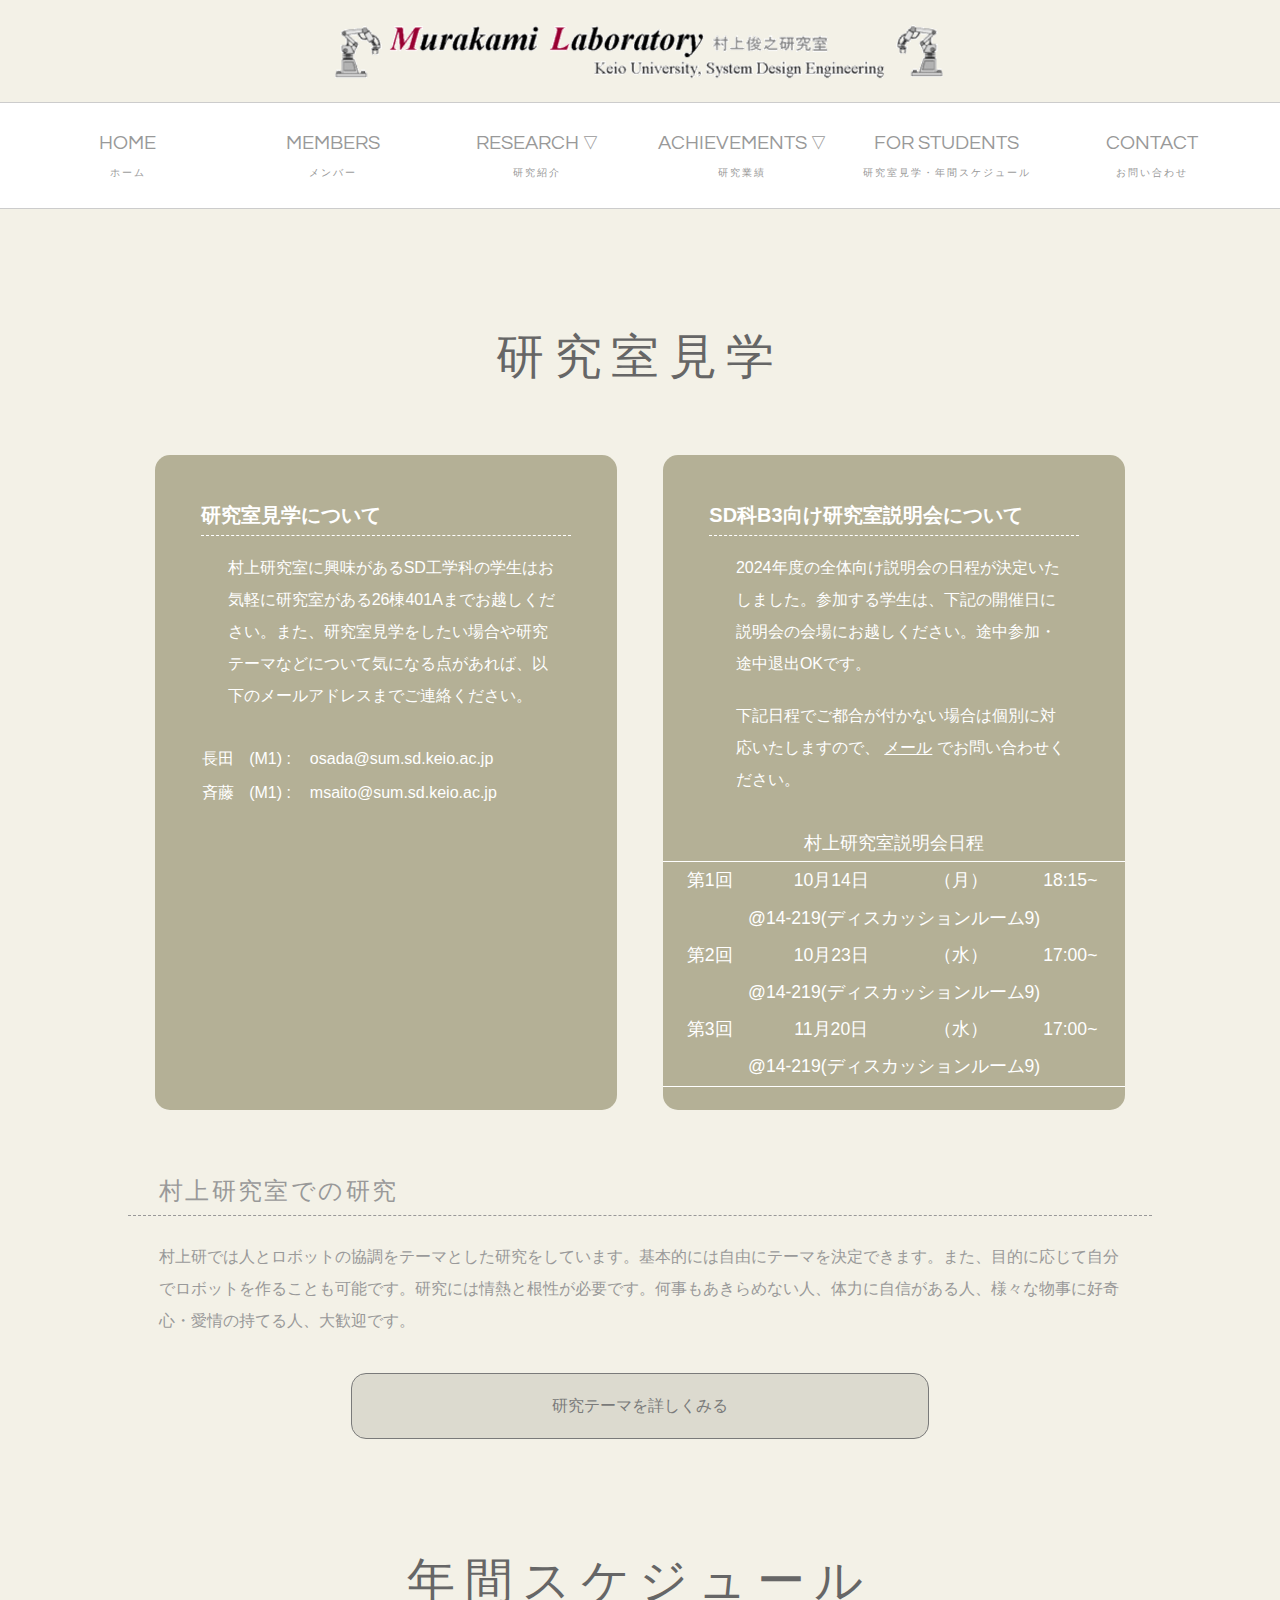
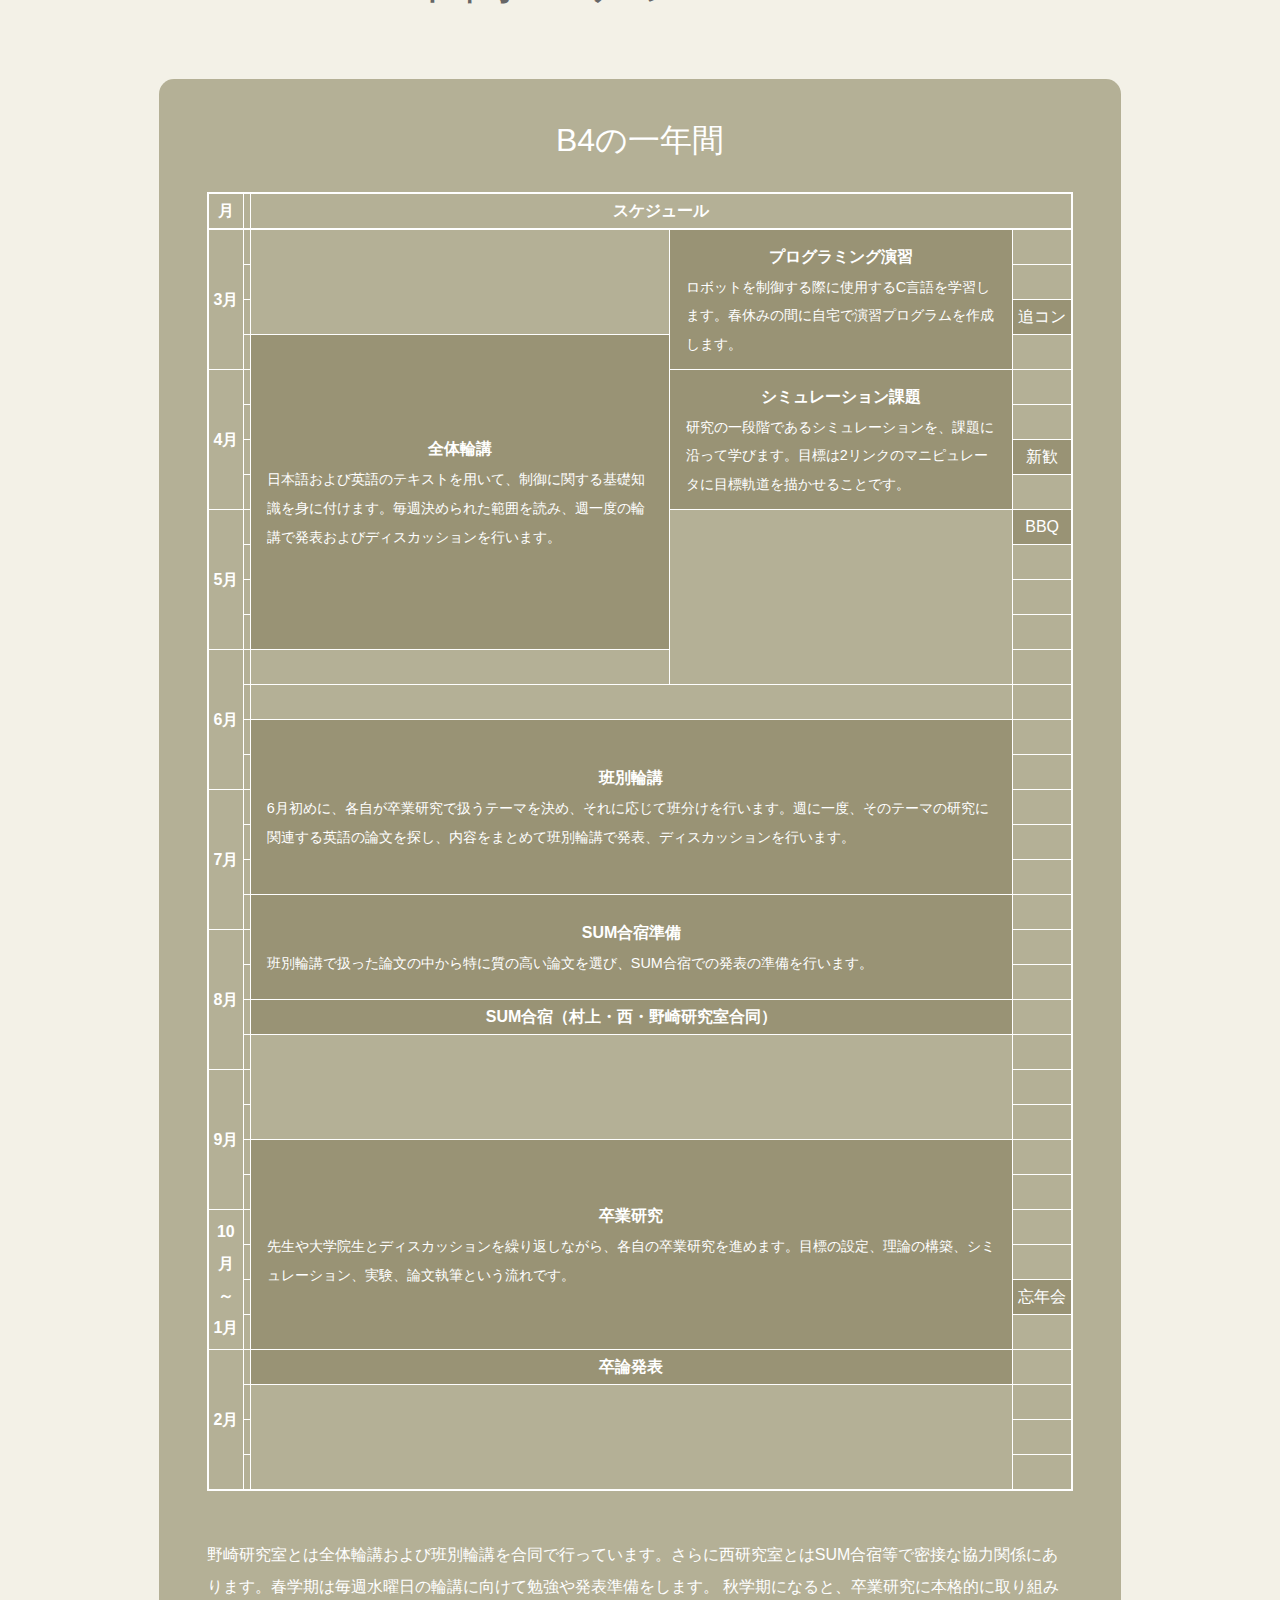
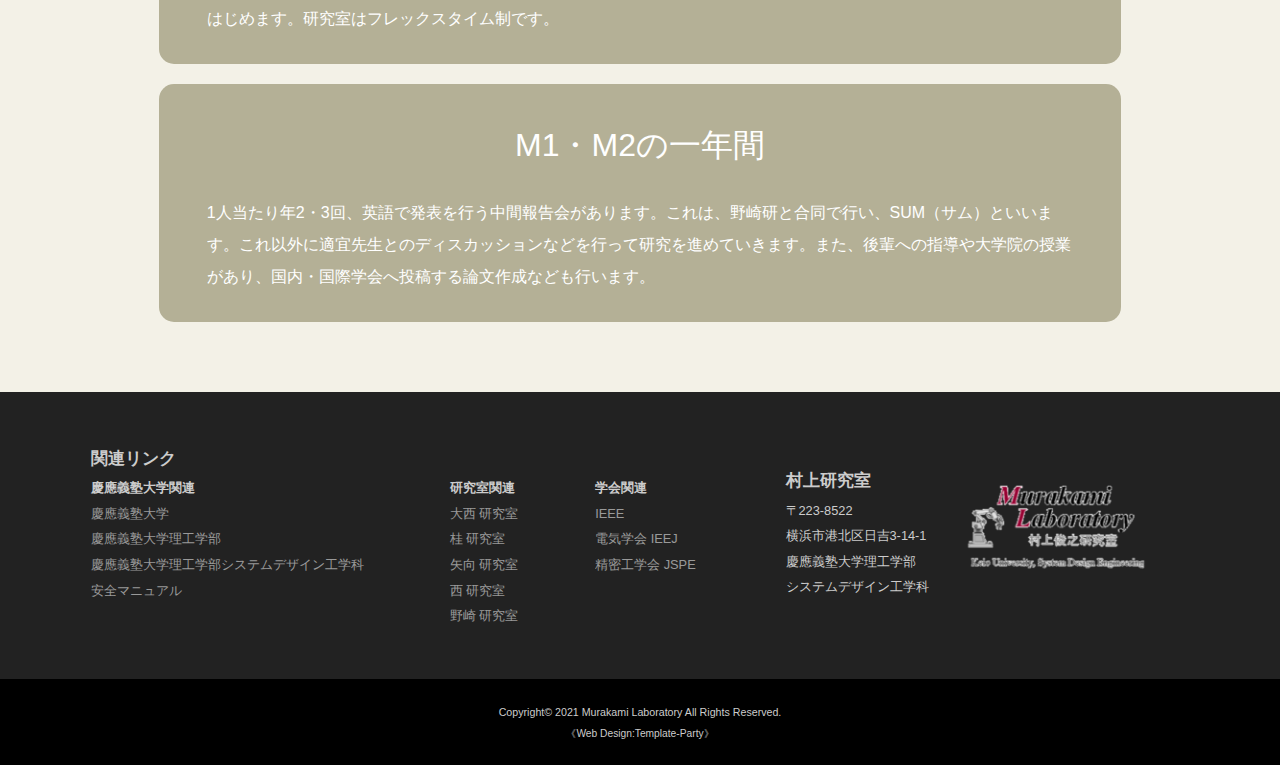
<file: forstudents.html>
<!DOCTYPE html>
<html lang="ja">
<head>
<meta charset="UTF-8">
<meta http-equiv="X-UA-Compatible" content="IE=edge">
<title>KEIO Murakami Lab. 研究室見学・年間スケジュール</title>
<meta name="viewport" content="width=device-width, initial-scale=1">
<meta name="description" content="慶應義塾大学 村上俊之研究室　研究室見学・年間スケジュール">
<meta name="keywords" content="">
<link rel="stylesheet" href="css/style.css">
<script src="js/openclose.js"></script>
<script src="js/fixmenu.js"></script>
<script src="js/fixmenu_pagetop.js"></script>
<script src="js/ddmenu_min.js"></script>
<script src="js/sidemenu_view.js"></script>
<script src="js/jquery-3.6.0.min.js"></script>
<script src="js/flashlight.js"></script>
<!--[if lt IE 9]>
<script src="https://oss.maxcdn.com/html5shiv/3.7.2/html5shiv.min.js"></script>
<script src="https://oss.maxcdn.com/respond/1.4.2/respond.min.js"></script>
<![endif]-->
<link rel="icon" href="images/favicon.ico">
<link rel="apple-touch-icon" sizes="180x180" href="images/apple-touch-icon.png">
</head>

<body>

<div id="container">
<!---------------------------　ヘッダー　始まり　-------------------------->
<header>
<script src="js/include_headerlogo.js"></script>
<div id="inc_headerlogo"></div> <script src="js/include_headerlogo.js"></script>  <!--　ヘッダーロゴ画像の変更は　include_headerlogo.js　から-->
</header>
<!---------------------------　ヘッダー　終わり　-------------------------->

<!---------------------------　メニューバー　読み込み　-------------------------->
<!--　デザイン変更は　style.css から，　メニュー内容の変更は　include_headermenu.js　から　-->
<div id="inc_headermenu"></div>
<script src="js/include_headermenu.js"></script> 
<noscript>
<p id="alart">
お使いのブラウザでJavaScriptが無効なためページを正常に表示できません。<br>
Please enable JavaScript in order to view this content, We're sorry. 
</p>
</noscript>
<!---------------------------　メニューバー　終わり　-------------------------->

<!---------------------------　メサイドニュー 始まり　-------------------------->
<div id="sidemenu"><ul>
<li><a href="#kengaku">研究室見学</a></li>
<li><a href="#setsumei">SD科B3向け研究室説明会</a></li>
<li><a href="#schedules">スケジュール</a></li>
</ul></div>
<!---------------------------　メサイドニュー　終わり　-------------------------->

<div id="contents">

<div class="inner">

<section>

<!---------------------------　研究室見学 始まり　-------------------------->
<h2>研究室見学</h2>


<div class="list-column-container">

<div class="list-column-2 info2"><span id="kengaku" class="link"></span>
<h5>研究室見学について</h5>
<div>
<p>村上研究室に興味があるSD工学科の学生はお気軽に研究室がある26棟401Aまでお越しください。また、研究室見学をしたい場合や研究テーマなどについて気になる点があれば、以下のメールアドレスまでご連絡ください。</p>
</div>
<!--<div class="email"></div>
<div class="email"></div>-->
<table class="email" id="flash-box">
	<tr><td>長田</td><td>(M1) :</td><td>osada@sum.sd.keio.ac.jp</td></tr>
	<tr><td>斉藤</td><td>(M1) :</td><td>msaito@sum.sd.keio.ac.jp</td></tr>
</table>
</div>

<div class="list-column-2 info2"><span id="setsumei" class="link"></span>
<h5>SD科B3向け研究室説明会について</h5>
<div>
<p>2024年度の全体向け説明会の日程が決定いたしました。参加する学生は、下記の開催日に説明会の会場にお越しください。途中参加・途中退出OKです。</p>
<p>下記日程でご都合が付かない場合は個別に対応いたしますので、 <a href="#kengaku" id="flash-button">メール</a> でお問い合わせください。</p>
</div>
<table class="setsumeikai">
	<caption>村上研究室説明会日程</caption>
	<tr><td>第1回</td><td>10月14日</td><td>（月）</td><td>18:15~</td></tr>
	<tr><td colspan="4">@14-219(ディスカッションルーム9)</td></tr>
	<tr><td>第2回</td><td>10月23日</td><td>（水）</td><td>17:00~</td></tr>
	<tr><td colspan="4">@14-219(ディスカッションルーム9)</td></tr>
	<tr><td>第3回</td><td>11月20日</td><td>（水）</td><td>17:00~</td></tr>
	<tr><td colspan="4">@14-219(ディスカッションルーム9)</td></tr>
</table>

<!--
<p>学部3年生向け村上研究室説明会の日程が決まりました。下記日程でご都合が付かない場合も個別に対応いたしますので、 <a href="#kengaku" id="flash-button">メール</a> でお問い合わせください。</p>
<table class="setsumeikai">
	<caption>村上研究室説明会日程</caption>
	<tr><td>第1回</td><td>11.7</td><td>（月）</td><td>18:00-20:00</td></tr>
	<tr><td colspan="4">@14-219(ディスカッションルーム9)</td></tr>
	<tr><td>第2回</td><td>11.28</td><td>（月）</td><td>18:00-20:00</td></tr>
	<tr><td colspan="4">@14-219(ディスカッションルーム9)</td></tr>
</table>
-->
<!--<p>※説明会はオンライン開催となります。</p>-->
</div>
</div>

</div>

<div class="info1">
<div>
<h3>村上研究室での研究</h3>
<p>村上研では人とロボットの協調をテーマとした研究をしています。基本的には自由にテーマを決定できます。また、目的に応じて自分でロボットを作ることも可能です。研究には情熱と根性が必要です。何事もあきらめない人、体力に自信がある人、様々な物事に好奇心・愛情の持てる人、大歓迎です。</p>
<p class="btn2"><a href="theme.html">研究テーマを詳しくみる</a></p>
</div>
</div>
<!---------------------------　研究室見学 始まり　-------------------------->
<!---------------------------　年間スケジュール 始まり　-------------------------->
<span id="schedules" class="link"></span>
<h2>年間スケジュール</h2>

<div class="list-column-container">
<div class="list-column">
<div class="schedule">
<h4>B4の一年間</h4>
<TABLE>
<TR>
<TD class="month top"><B>月</B></TD>
<TD  class="top gap"></TD>
<TD colspan=4 class="top col3"><B>スケジュール</B></TD>
</TR>
<TR>
<TD rowspan=4  class="month">3月</TD>
<TD><BR></TD>
<TD rowspan=3 ><BR></TD>
<TD rowspan=4 class="exp">
<label>
<span><b>プログラミング演習</b><h5>(クリックで詳細)</h5></span>
<input type="checkbox" name="checkbox">
<div id="popup"><b>プログラミング演習</b><p>ロボットを制御する際に使うC言語を学習します。春休みの間に、自宅で演習プログラムを作成します。</p><h5>(クリックで閉じる)</h5></div>
</label>
<b id="hide">プログラミング演習</b>
<p id="hide">ロボットを制御する際に使用するC言語を学習します。春休みの間に自宅で演習プログラムを作成します。</p>
</TD>
<TD class="col3"></TD>
</TR>
<TR>
<TD><BR></TD>
<TD class="col3"><BR></TD>
</TR>
<TR>
<TD><BR></TD>
<TD class="col3 exp2">追コン</TD>
</TR>
<TR>
<TD><BR></TD>
<TD rowspan=9 class="exp">
<label>
<span><b>全体輪講</b><h5>(クリックで詳細)</h5></span>
<input type="checkbox" name="checkbox">
<div id="popup"><b>全体輪講</b><p>日本語及び英語のテキストを用いて、制御に関する基礎知識を身に付けます。毎週決められた範囲を読み、週に一度の輪講で発表及びディスカッションを行います。</p><h5>(クリックで閉じる)</h5></div>
</label>
<b id="hide">全体輪講</b>
<p id="hide">日本語および英語のテキストを用いて、制御に関する基礎知識を身に付けます。毎週決められた範囲を読み、週一度の輪講で発表およびディスカッションを行います。</p>
</TD>
<TD class="col3"></TD>
</TR>
<TR>
<TD rowspan=4  class="month">4月</TD>
<TD><BR></TD>
<TD rowspan=4 class="exp">
<label><span><b>シミュレーション課題</b><h5>(クリックで詳細)</h5></span>
<input type="checkbox" name="checkbox">
<div id="popup"><b>シミュレーション課題</b><p>研究の一段階であるシミュレーションを、課題に沿って学びます。目標は2リンクのマニピュレータに目標軌道を描かせることです。</p><h5>(クリックで閉じる)</h5></div>
</label>
<b id="hide">シミュレーション課題</b>
<p id="hide">研究の一段階であるシミュレーションを、課題に沿って学びます。目標は2リンクのマニピュレータに目標軌道を描かせることです。</p>
</TD>
<TD  class="col3"><BR></TD>
</TR>
<TR>
<TD><BR></TD>
<TD class="col3"><BR></TD>
</TR>
<TR>
<TD><BR></TD>
<TD class="col3 exp2">新歓</TD>
</TR>
<TR>
<TD><BR></TD>
<TD class="col3"><BR></TD>
</TR>
<TR>
<TD rowspan=4  class="month">5月</TD>
<TD><BR></TD>
<TD rowspan=5><BR></TD>
<TD class="col3 exp2">BBQ</TD>
</TR>
<TR>
<TD><BR></TD>
<TD class="col3"><BR></TD>
</TR>
<TR>
<TD><BR></TD>
<TD class="col3"><BR></TD>
</TR>
<TR>
<TD><BR></TD>
<TD class="col3"><BR></TD>
</TR>
<TR>
<TD rowspan=4  class="month">6月</TD>
<TD><BR></TD>
<TD><BR></TD>
<TD class="col3"><BR></TD>
</TR>
<TR>
<TD><BR></TD>
<TD colspan=2><BR></TD>
<TD class="col3"><BR></TD>
</TR>
<TR>
<TD><BR></TD>
<TD colspan=2 rowspan=5 class="exp">
<label>
<span><b>班別輪講</b><h5>(クリックで詳細)</h5></span>
<input type="checkbox" name="checkbox">
<div id="popup"><b>班別輪講</b><p>6月初めに、各自が卒業研究で扱うテーマを決め、それに応じて班分けを行います。週に一度、そのテーマの研究に関連する英語の論文を探し、内容をまとめて班別輪講で発表、ディスカッションを行います。</p><h5>(クリックで閉じる)</h5></div>
</label>
<b id="hide">班別輪講</b>
<p id="hide">6月初めに、各自が卒業研究で扱うテーマを決め、それに応じて班分けを行います。週に一度、そのテーマの研究に関連する英語の論文を探し、内容をまとめて班別輪講で発表、ディスカッションを行います。</p>
<!--<FONT class="font-8" color=#808080></FONT>--></TD>
<TD class="col3"><BR></TD>
</TR>
<TR>
<TD><BR></TD>
<TD class="col3"><BR></TD>
</TR>
<TR>
<TD rowspan=4  class="month">7月</TD>
<TD><BR></TD>
<TD class="col3"><BR></TD>
</TR>
<TR>
<TD><BR></TD>
<TD class="col3"><BR></TD>
</TR>
<TR>
<TD><BR></TD>
<TD class="col3"><BR></TD>
</TR>
<TR>
<TD><BR></TD>
<TD colspan=2 rowspan=3 class="exp">
<label>
<span><b>SUM合宿準備</b><h5>(クリックで詳細)</h5></span>
<input type="checkbox" name="checkbox">
<div id="popup"><b>SUM合宿準備</b><p>班別輪講で扱った論文の中から特に質の高い論文を選び、SUM合宿での発表の準備を行います。</p><h5>(クリックで閉じる)</h5></div>
</label>
<b id="hide">SUM合宿準備</b>
<p id="hide">班別輪講で扱った論文の中から特に質の高い論文を選び、SUM合宿での発表の準備を行います。</p>
</TD>
<TD class="col3"><BR></TD>
</TR>
<TR>
<TD rowspan=4 class="month">8月</TD>
<TD><BR></TD>
<TD class="col3"><BR></TD>
</TR>
<TR>
<TD><BR></TD>
<TD class="col3"><BR></TD>
</TR>
<TR>
<TD><BR></TD>
<TD colspan=2 align="center" bgcolor=#eeeeee class="exp"><b>SUM合宿（村上・西・野崎研究室合同）</b></TD>
<TD class="col3"><BR></TD>
</TR>
<TR>
<TD><BR></TD>
<TD colspan=2 rowspan=3><BR></TD>
<TD class="col3"><BR></TD>
</TR>
<TR>
<TD rowspan=4  class="month">9月</TD>
<TD><BR></TD>
<TD class="col3"><BR></TD>
</TR>
<TR>
<TD><BR></TD>
<TD class="col3"><BR></TD>
</TR>
<TR>
<TD><BR></TD>
<TD colspan=2 rowspan=6 class="exp">
<label>
<span><b>卒業研究</b><h5>(クリックで詳細)</h5></span>
<input type="checkbox" name="checkbox">
<div id="popup"><b>卒業研究</b><p>先生や大学院生とディスカッションを繰り返しながら、各自の卒業研究を進めます。目標の設定、理論の構築、シミュレーション、実験、論文執筆という流れです。</p><h5>(クリックで閉じる)</h5></div>
</label>
<b id="hide">卒業研究</b>
<p id="hide">先生や大学院生とディスカッションを繰り返しながら、各自の卒業研究を進めます。目標の設定、理論の構築、シミュレーション、実験、論文執筆という流れです。</p>
</TD>
<TD class="col3"><BR></TD>
</TR>
<TR>
<TD><BR></TD>
<TD class="col3"><BR></TD>
</TR>
<TR>
<TD rowspan=4  class="month">10月<BR>～<BR>1月</TD>
<TD><BR></TD>
<TD class="col3"><BR></TD>
</TR>
<TR>
<TD><BR></TD>
<TD class="col3"><BR></TD>
</TR>
<TR>
<TD><BR></TD>
<TD class="col3 exp2">忘年会</TD>
</TR>
<TR>
<TD><BR></TD>
<TD class="col3"><BR></TD>
</TR>
<TR>
<TD rowspan=4  class="month bottom">2月</TD>
<TD><BR></TD>
<TD colspan=2 class="exp"><b>卒論発表</b></TD>
<TD class="col3"><BR></TD>
</TR>
<TR>
<TD><BR></TD>
<TD colspan=2 rowspan=3 class="bottom"><BR></TD>
<TD class="col3"><BR></TD>
</TR>
<TR>
<TD><BR></TD>
<TD class="col3"><BR></TD>
</TR>
<TR>
<TD class="bottom"><BR></TD>
<TD class="col3 bottom"><BR></TD>
</TR>
</TABLE>
<p>野崎研究室とは全体輪講および班別輪講を合同で行っています。さらに西研究室とはSUM合宿等で密接な協力関係にあります。春学期は毎週水曜日の輪講に向けて勉強や発表準備をします。
秋学期になると、卒業研究に本格的に取り組みはじめます。研究室はフレックスタイム制です。
</p>
</div>
</div>

<div class="list-column">
<div class="schedule">
<h4>M1・M2の一年間</h4>
1人当たり年2・3回、英語で発表を行う中間報告会があります。これは、野崎研と合同で行い、SUM（サム）といいます。これ以外に適宜先生とのディスカッションなどを行って研究を進めていきます。また、後輩への指導や大学院の授業があり、国内・国際学会へ投稿する論文作成なども行います。
</div>
</div>
</div>

<!---------------------------　年間スケジュール　終わり　-------------------------->

</section>

</div>
<!--/.inner-->

</div>
<!--/#contents-->

<!---------------------------　フッターメニュー　読み込み　-------------------------->
<!--　デザイン変更は　style.css から，　メニュー内容やリンク先の変更は　include_footermenu.js　から　-->
<script src="js/include_footermenu.js"></script>
<div id="inc_footermenu"></div> 
<!---------------------------　フッターメニュー　終わり　-------------------------->

</div>
<!--/#container-->

<p class="nav-fix-pos-pagetop"><a href="#">↑</a></p>

<!--メニュー開閉ボタン-->
<div id="menubar_hdr" class="close"></div>

<!--メニューの開閉処理-->
<script>
open_close("menubar_hdr", "menubar-s");
</script>

<!--「WORKS」の子メニュー-->
<script>
	open_close("menubar_hdr2", "menubar-s2");
	open_close("menubar_hdr3", "menubar-s3");
</script>
<script>

</script>
</body>
</html>
</file>
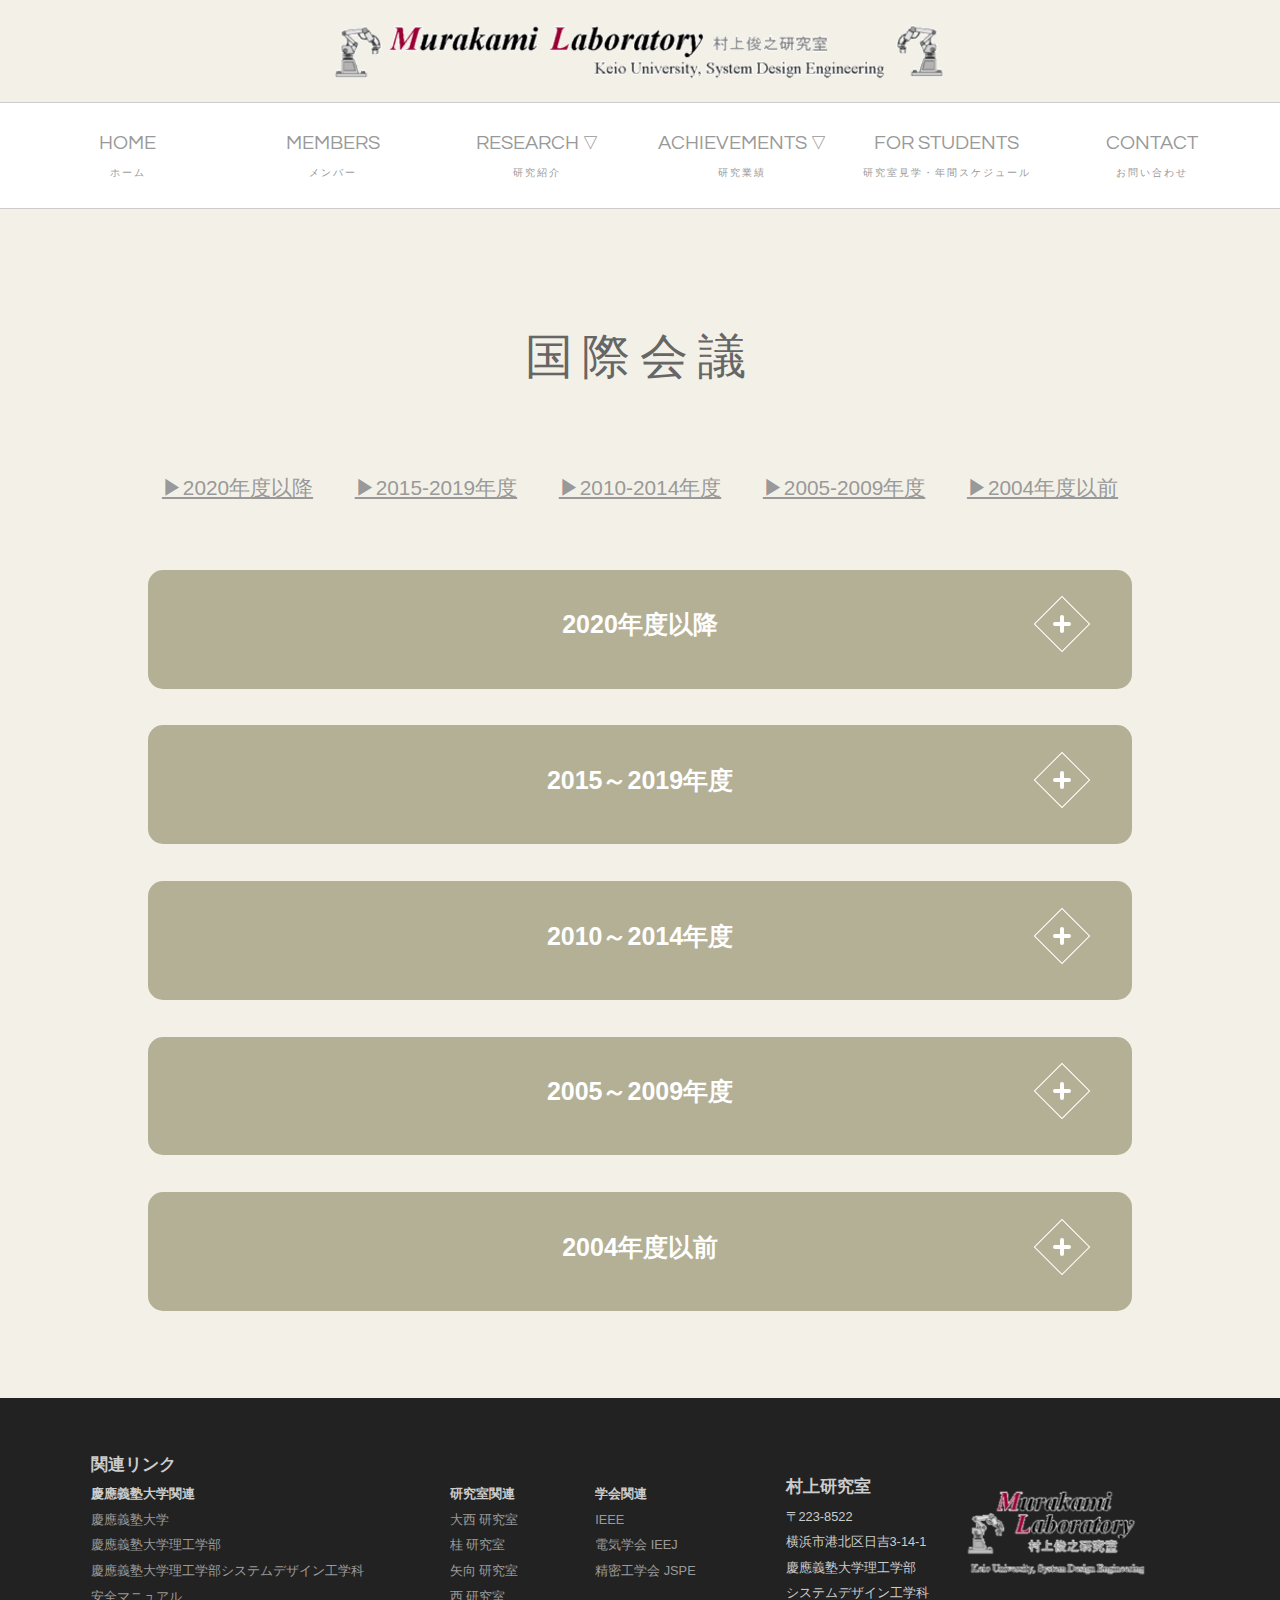
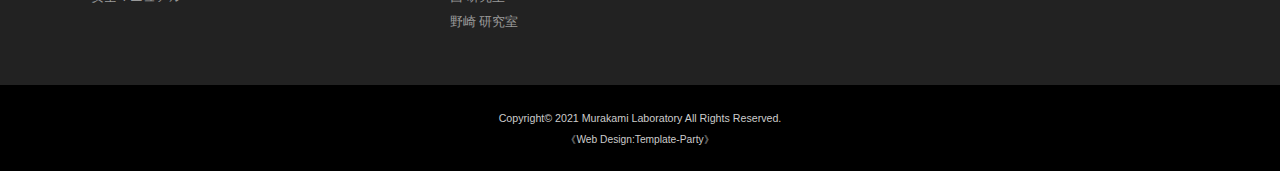
<file: intconf.html>
<!DOCTYPE html>
<html lang="ja">
<head>
<meta charset="UTF-8">
<meta http-equiv="X-UA-Compatible" content="IE=edge">
<title>KEIO Murakami Lab. 研究業績-国際会議</title>
<meta name="viewport" content="width=device-width, initial-scale=1">
<meta name="description" content="慶應義塾大学 村上俊之研究室 研究業績-国際会議">
<meta name="keywords" content="">
<link rel="stylesheet" href="css/style.css">
<script src="js/openclose.js"></script>
<script src="js/fixmenu.js"></script>
<script src="js/fixmenu_pagetop.js"></script>
<script src="js/ddmenu_min.js"></script>
<script src="js/sidemenu_view.js"></script>
<script src="js/jquery-3.6.0.min.js"></script>
<script src="js/accordion.js"></script>
<!--<script type="text/javascript" src="https://code.jquery.com/jquery-1.11.3.min.js"></script>-->
<!--[if lt IE 9]>
<script src="https://oss.maxcdn.com/html5shiv/3.7.2/html5shiv.min.js"></script>
<script src="https://oss.maxcdn.com/respond/1.4.2/respond.min.js"></script>
<![endif]-->
<link rel="icon" href="images/favicon.ico">
<link rel="apple-touch-icon" sizes="180x180" href="images/apple-touch-icon.png">
</head>

<body>

<div id="container">
<!---------------------------　ヘッダー　始まり　-------------------------->
<header>
<script src="js/include_headerlogo.js"></script>
<div id="inc_headerlogo"></div>  <!--　ヘッダーロゴ画像の変更は　include_headerlogo.js　から-->
</header>
<!---------------------------　ヘッダー　始まり　-------------------------->

<!---------------------------　メニューバー　読み込み　-------------------------->
<!--　デザイン変更は　style.css から，　メニュー内容の変更は　include_headermenu.js　から　-->
<div id="inc_headermenu"></div>
<script src="js/include_headermenu.js"></script> 
<noscript>
<p id="alart">
お使いのブラウザでJavaScriptが無効なためページを正常に表示できません。<br>
Please enable JavaScript in order to view this content, We're sorry. 
</p>
</noscript>
<!---------------------------　メニューバー　終わり　-------------------------->

<!---------------------------　メサイドニュー 始まり　-------------------------->
<div id="sidemenu"><ul>
<li><a href="#20">2020-</a></li>
<li><a href="#15">2015-2019</a></li>
<li><a href="#10">2010-2014</a></li>
<li><a href="#05">2005-2009</a></li>
<li><a href="#04">-2004</a></li>
</ul></div>
<!---------------------------　メサイドニュー　終わり　-------------------------->

<div id="contents">

<div class="inner">

<section>

<!---------------------------　国際会議リスト 始まり　-------------------------->
<h2>国際会議</h2>
<div class="memberlink"><a href="#20">&#9654;2020年度以降</a><a href="#15">&#9654;2015-2019年度</a><a href="#10">&#9654;2010-2014年度</a><a href="#05">&#9654;2005-2009年度</a><a href="#04">&#9654;2004年度以前</a></div>
<div class="section s_07 achieve_list">
<!---------------------------　2020年度以降 始まり　-------------------------->
<!-----------------------　姓名の間のスペースは半角　-------------------------->
<div class="accordion_one"><span id="20" class="link"></span>
<div class="backbox1">
<div class="accordion_header">2020年度以降<div class="i_box"><i class="one_i"></i></div></div>
<div class="accordion_inner">
	<div class="accordion_one"><!--　ここから一年分　-->
		<div class="backbox2">
		<div class="accordion_header stay">2024年度<div class="i_box"><i class="one_i"></i></div></div>
		<div class="accordion_inner stay">
		<div class="accordion_one">
		<div class="person">
		<table><tr><td>1.</td><td>J. Ito and T. Murakami, "Robust Position Control System of MDOF Manipulator with Flexible Joints," 2024 IEEE 33rd International Symposium on Industrial Electronics (ISIE), 18-21 June 2024, Ulsan, Republic of Korea</td></tr>
		<tr><td>2.</td><td>M. Pavia and T. Murakami, "A Robust Constrained Control of Upper-Limb Exoskeleton for Isometric Rehabilitation Exercises," 2024 IEEE 33rd International Symposium on Industrial Electronics (ISIE), 18-21 June 2024, Ulsan, Republic of Korea</td></tr>
		</table></div>
		</div>
		</div>
		</div>
		</div><!--　ここまで一年分　-->	
	<div class="accordion_one"><!--　ここから一年分　-->
		<div class="backbox2">
		<div class="accordion_header stay">2023年度<div class="i_box"><i class="one_i"></i></div></div>
		<div class="accordion_inner stay">
		<div class="accordion_one">
		<div class="person">
		<table><tr><td>1.</td><td>J. Ito and T. Murakami, "Underactuated Control for Two-Wheeled Mobile Robot with an Arm Using Torque Constraint Conditions and Disturbance Observer", 2023 IEEE 32nd International Symposium on Industrial Electronics (ISIE), 19-21 June 2023, Helsinki, Finland</td></tr>
		<tr><td>2.</td><td>H. Kanazawa, K. Ishizaki, Y. Miyata, M. Nawa, N. Kato and T. Murakami, "Model-Based Pitch Angle Compensation for Center of Gravity Variation in Underactuated System with an Arm", 2023 IEEE 32nd International Symposium on Industrial Electronics (ISIE), 19-21 June 2023, Helsinki, Finland</td></tr>
		<tr><td>3.</td><td>T. Baba, T. Murakami, H. I. Krebs and T. Nozaki, "Development of Optical Proximity/Biaxial Force Sensor and Application to Contact Movement", 2023 IEEE 32nd International Symposium on Industrial Electronics (ISIE), 19-21 June 2023, Helsinki, Finland</td></tr>
		<tr><td>4.</td><td>A. Hatsushiro, Y. Tawaki and T. Murakami, "A Method of Predicting Posture-related Pain Using Biomechanical Parameters for Patients with Lumbar Spinal Disc Herniation", 2023 45th Annual International Conference of the IEEE Engineering in Medicine &amp; Biology Society (EMBC), 24-27 July 2023, Sydney, Australia</td></tr>
		<tr><td>5.</td><td>K. Kubota, T. Nagasawa and T. Murakami, "An Evaluation Method of Walking Stability for Prosthetic Leg Users by Using COG, ZMP, and COP Trajectories and GRF", 14th France-Japan and 12th EuropeAsia Congress on Mecatronics &amp; The 9th Asia International Symposium on Mechatronics (AISM2023), 9-11 September 2023, Yokohama, Japan</td></tr>
		<tr><td>6.</td><td>M. Mezawa and T. Murakami, "Virtual Suspension Control in Two-Wheeled Robot", 14th France-Japan and 12th EuropeAsia Congress on Mecatronics &amp; The 9th Asia International Symposium on Mechatronics (AISM2023), 9-11 September 2023, Yokohama, Japan</td></tr>
		<tr><td>7.</td><td>K. Shimamoto and T. Murakami, "Position-and-Force-Sensorless Control Considering Equivalent Mass Matrix and Cross-Coupling Factors," IECON 2023- 49th Annual Conference of the IEEE Industrial Electronics Society, 16-19 October 2023, Singapore, Singapore</td></tr>
		<tr><td>8.</td><td>T. Hagiwara and T. Murakami, "Model and Analysis of Forklift Motion for Extracting Operational Factors of Accidents," 2024 IEEE 18th International Conference on Advanced Motion Control (AMC), 28 February - 1 March 2024, Kyoto, Japan</td></tr>
		<tr><td>9.</td><td>D. Yanabe, S. Kanoga, V. Frémont and T. Murakami, "Nonlinear Dynamical System Identification Under External Disturbances by Maximum a Posteriori (MAP) Estimation for Robotics," 2024 IEEE 18th International Conference on Advanced Motion Control (AMC), 28 February - 1 March 2024, Kyoto, Japan</td></tr>
		<tr><td>10.</td><td>M. Pavia and T. Murakami, "EMG-Powered Motion Analysis and Upper-Limb Muscle Training Based on Hexagon Output Distribution," 2024 IEEE 18th International Conference on Advanced Motion Control (AMC), 28 February - 1 March 2024, Kyoto, Japan</td></tr>
		<tr><td>11.</td><td>A. Katsuno and T. Murakami, "Temperature Prediction Method for Windings by Homogeneous Material," 2024 IEEE 18th International Conference on Advanced Motion Control (AMC), 28 February - 1 March 2024, Kyoto, Japan</td></tr>
		</table></div>
		</div>
		</div>
		</div>
		</div><!--　ここまで一年分　-->	
	<div class="accordion_one"><!--　ここから一年分　-->
		<div class="backbox2">
		<div class="accordion_header stay">2022年度<div class="i_box"><i class="one_i"></i></div></div>
		<div class="accordion_inner stay">
		<div class="accordion_one">
		<div class="person">
		<table><tr><td>1.</td><td>H. Morishita and T. Murakami, "Assistance Torque Control Based on	Musculoskeletal Hexagon Output Distribution for	Upper Limb Exoskeleton", IEEE International Conference On Mechatronics (ICM2023), 15-17 March 2023, Loughborough, UK</td></tr>
		<tr><td>2.</td><td>H. Yajima, Kosuke Ishizaki, Yasuhiro Miyata, Masamichi Nawa, Norihiko Kato and T. Murakami, "Posture Stabilization Control Compensating Variation of Body Center of Gravityin Underactuated System", IEEE International Conference On Mechatronics (ICM2023), 15-17 March 2023, Loughborough, UK</td></tr>
		</table></div>
		</div>
		</div>
		</div>
		</div><!--　ここまで一年分　-->	
	<div class="accordion_one"><!--　ここから一年分　-->
		<div class="backbox2">
		<div class="accordion_header stay">2021年度<div class="i_box"><i class="one_i"></i></div></div>
		<div class="accordion_inner stay">
		<div class="accordion_one">
		<div class="person">
		<table><tr><td>1.</td><td>K. Hirata, T. Murakami and M. Sasayama, "Realization of Synchronized Movement between Caregiver and Electric Wheelchair", IEEE 30th International Symposium on Industrial Electronics, 20-23 Jun 2021</td></tr>
		<tr><td>2.</td><td>H. Kuwahara and T. Murakami, "Trajectory Tracking Control with Estimated Driving Force for Tracked Vehicle Using Disturbance Observer and Machine Learning", IEEE 30th International Symposium on Industrial Electronics, 20-23 Jun 2021</td></tr>
		</table></div>
		</div>
		</div>
		</div>
		</div><!--　ここまで一年分　-->
	<div class="accordion_one"><!--　ここから一年分　-->
		<div class="backbox2">
		<div class="accordion_header stay">2020年度<div class="i_box"><i class="one_i"></i></div></div>
		<div class="accordion_inner stay">
		<div class="accordion_one">
		<div class="person">
		<table>
		<tr><td>1.</td><td>T. Ohhira and T. Murakami, "An Approach to Force Control by Model Predictive Velocity Control with Constraints", 2020 IEEE 16th International Workshop on Advanced Motion Control (AMC), pp. 247-252, 20-22 April 2020, Kristiansand, Norway</td></tr>
		<tr><td>2.</td><td>H. Kuwahara, K. Hiraguri and F. Terai, "Development of Pushing Control Mechanisms for Generator Inspection Robot", IEEE 16th International Workshop on Advanced Motion Control, 14-16 September 2020, Kristiansand, Norway</td></tr>
		<tr><td>3.</td><td>K. Fukutoku, Maximilien TSUJI, K. Ominato, A. Hiraoka and T. Murakami, "Energy Analysis Method and Walking Simulation with Exoskeleton Assistive Devices", IEEE 16th International Workshop on Advanced Motion Control, 14-16 September 2020, Kristiansand, Norway</td></tr>
		<tr><td>4.</td><td>Y. Tawaki, T. Nishimura and T. Murakami, "Monitoring of Gait Features during Outdoor Walking by Simple Foot Mounted IMU System", IECON 2020 - 46th Annual Conference of the IEEE Industrial Electronics Society, 2020, Singapore</td></tr>
		<tr><td>5.</td><td>K. Ominato and T. Murakami, "A Stabilization Control in Two-Wheeled Walker with Passive Mechanism for Walking Support", IECON 2020 - 46th Annual Conference of the IEEE Industrial Electronics Society, 2020, Singapore</td></tr>
		<tr><td>6.</td><td>T. Takenouchi and T. Murakami, "Bilateral Control under Time Delay by Using Adjustment of Equilibrium Acceleration", IECON 2020 - 46th Annual Conference of the IEEE Industrial Electronics Society, 2020, Singapore</td></tr>
		<tr><td>7.</td><td>A. Hiraoka and T. Murakami, "A Standing-up Assist Control Method Considering Movement Speed", IECON 2020 - 46th Annual Conference of the IEEE Industrial Electronics Society, 2020, Singapore</td></tr>
		<tr><td>8.</td><td>T. Nishimura, Y. Yoshida, C. Oshiyama, K. Ijuin, C. Murata, N. Iino, Y. Tawaki, Y Hayashi and M. Kobayakawa, "Interweaving Data and Knowledge for Co-education Augmentation", 2020 IEEE International Conference on Teaching, Assessment, and Learning for Engineering (TALE), pp. 961-964, 8-11 December 2020</td></tr>
		<tr><td>9.</td><td>K. Fukutoku, H. Masuda and T. Murakami, "Internal Sensor Based Kinematic Parameters Estimation using Acceleration / Deceleration Motion", ICM 2021 - IEEE International Conference on Mechatronics 2021, 7-9 March 2021, Kashiwa, Japan</td></tr>
		<tr><td>10.</td><td>H. Masuda, K. Fukutoku and T. Murakami, "Assessment of Human Walking Stability Using the Gait Sensitivity Norm with Wearable Sensors", ICM 2021 - IEEE International Conference on Mechatronics 2021, 7-9 March 2021, Kashiwa, Japan</td></tr>
		<tr><td>11.</td><td>J. Thompson and T. Murakami, "Cognitive Grasping and Manipulation of Unknown Object with Control Grip Force using Cyber Physical System Approach", SAMCON2021 - the 7th IEEJ international workshop on Sensing, Actuation, Motion Control, and Optimization, 10-12 March 2021, Chiba, Japan</td></tr>
		<tr><td>12.</td><td>H. Kuwahara and T. Murakami, "Tracked Vehicle Velocity Estimation by Disturbance Observer and Machine Learning, and Its Application to Driving Force Control for Slippage Suppression", SAMCON2021 - the 7th IEEJ international workshop on Sensing, Actuation, Motion Control, and Optimization, 10-12 March 2021, Chiba, Japan</td></tr>
		<tr><td>13.</td><td>K. Yokota, T. Ohira and T. Murakami, "A Two-Wheeled Inverted Pendulum Wheelchair Control by Anti-Windup Control with Adaptive Saturation Function", SAMCON2021 - the 7th IEEJ international workshop on Sensing, Actuation, Motion Control, and Optimization, 10-12 March 2021, Chiba, Japan</td></tr>
		<tr><td>14.</td><td>K. Fukutoku and T. Murakami, "Dynamics Identification and Contact Force Estimation of Multi DoF Robot Based on Base Frame Force Sensor", ICIAE 2021 - The 9th IIAE International Conference on Industrial Application Engineering 2021, 26-30 March 2021, Kitakyushu, Japan</td></tr>
		</table></div>
		</div>
		</div>
		</div>
		</div><!--　ここまで一年分　-->
</div>
</div>
</div>
<!---------------------------　2020年度以降 終わり　-------------------------->
<!---------------------------　2015～2019年度 始まり　-------------------------->
<!-----------------------　姓名の間のスペースは半角　-------------------------->
<div class="accordion_one"><span id="15" class="link"></span>
<div class="backbox1">
<div class="accordion_header">2015～2019年度<div class="i_box"><i class="one_i"></i></div></div>
<div class="accordion_inner">
<div class="accordion_one"><!--　ここから一年分　-->
<div class="backbox2">
<div class="accordion_header stay">2019年度<div class="i_box"><i class="one_i"></i></div></div>
<div class="accordion_inner stay">
<div class="accordion_one">
<div class="person">
<table><tr><td>1.</td><td>Y. Tawaki and T. Murakami, "Evaluation of Langevin Model for Human Stabilogram Based on Reproducibility of Statistical Indicators", The 41st International Engineering in Medicine and Biology Conference, July 2019, Berlin</td></tr>
<tr><td>2.</td><td>E. Sariyildiz, R. Mutlu, T. Nozaki and T. Murakami, "A Decentralized Force Controller Synthesis for Compliant Robots Driven by Series Elastic Actuators", Proceedings: 2019 IEEE International Conference on Mechatronics (ICM), May 2019</td></tr>
<tr><td>3.</td><td>W. Lyu and T. Murakami, "Bilateral Control between Manipulators with Different Structure Considering Fluctuation of Equivalent Mass Matrix", Proceedings: 2019 IEEE International Conference on Mechatronics (ICM), May 2019</td></tr>
<tr><td>4.</td><td>T. Okano , K. Ohnishi and T. Murakami, "Variable Slave Force Gain for Oblique Coordinate Control under the Presence of Time-Delay", Proceedings: 2019 IEEE International Conference on Mechatronics (ICM), May 2019</td></tr>
<tr><td>5.</td><td>S. Akutsu, T. Nozaki and T. Murakami, "Sensorless Bilateral Control Using Hall ICs", Proceedings: 2019 IEEE International Conference on Mechatronics (ICM), May 2019</td></tr>
<tr><td>6.</td><td>X. Sun, T. Nozaki, T. Murakami and K. Ohnishi, "Grasping Point Estimation Based on Stored Motion and Depth Data in Motion Reproduction System", Proceedings: 2019 IEEE International Conference on Mechatronics (ICM), May 2019</td></tr>
<tr><td>7.</td><td>A. Kawamura, T. Okano and T. Murakami, "A Control of under Actuated AUV by Nonlinear Controller", Proceedings of the 2019 IEEE/SICE International Symposium on System Integration (SII), April 2019</td></tr>
<tr><td>8.</td><td>K. Fukutoku, T. Nozaki and T. Murakami, "Measurement Method of Joint Moment for Lower Limbs During Walking with Wearable Sensors", The 5th IEEJ International Workshop on Sensing, Actuation, Motion Control, and Optimization, 4-6 March 2019, Chiba, Japan</td></tr>
</table></div>
</div>
</div>
</div>
</div><!--　ここまで一年分　-->
<div class="accordion_one"><!--　ここから一年分　-->
<div class="backbox2">
<div class="accordion_header stay">2018年度<div class="i_box"><i class="one_i"></i></div></div>
<div class="accordion_inner stay">
<div class="accordion_one">
<div class="person">
<table><tr><td>1.</td><td>H. Uchida and T. Murakami, "An Approach to Power Assist Hand Exoskeleton for Patients with Paralysis,", IEEE 15th International Workshop on Advanced Motion Control, March, 2018</td></tr>
<tr><td>2.</td><td>Y. Tawaki, "Digitalization of Human Assist Motion ?Haptic technology in Knee Exoskeleton-", The Third Session of the International Forum on Sino-Japanese aged and health, May 2018, Beijing</td></tr>
<tr><td>3.</td><td>Y. Tawaki, T. Okano, T. Murakami and K. Ohnishi, "Evaluation of Gait Phase Detection Methods for Walking Assist Robot", The 27th IEEE International Symposium on Industrial Electronics, June 2018, Cairns</td></tr>
<tr><td>4.</td><td>Y. Tawaki and T. Murakami, "Verification of the Knee Exoskeleton Controller using Novel Gait Phase Detection Method", The 44th Annual Conference of the IEEE Industrial Electronics Society, October 2018, Washington D.C.</td></tr>
<tr><td>5.</td><td>Y. Tawaki, T. Okano, T. Murakami and K. Ohnishi, "Evaluation of Gait Phase Detection Methods for Walking Assist Robot", IEEE International Symposium on Industrial Electronics, pp. 1051-1056, June 2018</td></tr>
<tr><td>6.</td><td>T. Okano, K. Ohnishi and T. Murakami, "Compensation Method for Environmental Variations of Motion Reproduction System Based on the Different Control Impedance", IEEE International Symposium on Industrial Electronics, pp. 1045-1050, June 2018</td></tr>
<tr><td>7.</td><td>T. Okano, R. Oboe, K. Ohnishi and T. Murakami, "Comparative study of soft motion for motion copying system with environmental variations", IEEE/ASME International Conference on Advanced Intelligent Mechatronics (AIM), pp. 646-651, July 2018</td></tr>
<tr><td>8.</td><td>A. Kawamura, T. Okano and T. Murakami, "Robust Control Strategy for AUV with Workspace Observer", Proceedings: IEEE 16th International Conference on Industrial Informatics (INDIN), pp. 412-417, September 2018</td></tr>
<tr><td>9.</td><td>T. Okano, T. Ishikawa and T. Murakami, "Scaling Adjustment Method for Motion Copying System with Environmental Variations", Proceedings: IEEE 16th International Conference on Industrial Informatics (INDIN), pp. 418-423, September 2018</td></tr>
<tr><td>10.</td><td>M. Hazaz and T. Murakami, "Bandwidth improvement of Disturbance Observer with Low Pass Derivative FIR Filter", Proceedings: IEEE 16th International Conference on Industrial Informatics (INDIN), pp. 921-926, September 2018</td></tr>
<tr><td>11.</td><td>K. Sekiya and T. Murakami, "Motion Control Considering Fusion of Mechanical and Virtual Impedance in Mobile Robot Systems", Proceedings: 2018 12th France-Japan and 10th Europe-Asia Congress on Mechatronics, Mecatronics, pp. 367-372, October 2018</td></tr>
<tr><td>12.</td><td>K. Kamiyama and T. Murakami, "An Approach to Energy Harvesting Considering Passive Action during Walking", Proceedings: 2018 12th France-Japan and 10th Europe-Asia Congress on Mechatronics, Mecatronics, pp. 277-282, October 2018</td></tr>
<tr><td>13.</td><td>I. Takahashi and T. Murakami, "Fall Prevention and Vibration Suppression of Wheelchair Using Rider Motion State", 2018 International Power Electronics Conference, IPEC-Niigata - ECCE Asia, pp. 575-582, October 2018</td></tr>
<tr><td>14.</td><td>T. Sugimoto, T. Nozaki and T. Murakami, "Multilevel inverter topology for switching loss reduction", Proceedings: IECON 2018 - 44th Annual Conference of the IEEE Industrial Electronics Society, pp. 1345-1350, December 2018</td></tr>
<tr><td>15.</td><td>S. Akuts, T. Nozaki and T. Murakami, "Position and torque sensorless motion transmission using parameter identification based on least mean squares method", Proceedings: IECON 2018 - 44th Annual Conference of the IEEE Industrial Electronics Society, pp. 5098-5103, December 2018</td></tr>
<tr><td>16.</td><td>T. Ishikawa and T. Murakami, "Real-time foot clearance and environment estimation based on foot-mounted wearable sensors", Proceedings: IECON 2018 - 44th Annual Conference of the IEEE Industrial Electronics Society, pp. 5474-5480, December 2018</td></tr>
<tr><td>17.</td><td>T. Nakagawa, T. Sugimoto, T. Nozaki and T. Murakami, "Selective wireless power transfer via magnetic resonant coupling by using variable impedance circuit", Proceedings: IECON 2018 - 44th Annual Conference of the IEEE Industrial Electronics Society, pp. 4834-4839, December 2018</td></tr>
<tr><td>18.</td><td>Y. Tawaki and T. Murakami, "Verification of the knee exoskeleton controller using novel gait phase detection method", Proceedings: IECON 2018 - 44th Annual Conference of the IEEE Industrial Electronics Society, pp. 3304-3309, December 2018</td></tr>
<tr><td>19.</td><td>M. Fukui, S. Akutsu, T. Okano, T. Nozaki and T. Murakami, "Design of iterative learning control for force control considering environmental impedance", Proceedings: IECON 2018 - 44th Annual Conference of the IEEE Industrial Electronics Society, pp. 4569-4574, December 2018</td></tr>
<tr><td>20.</td><td>R. Mori and T. Murakami, "A fusion control of impedance and vibration suppression for a manipulator with flexible base", Proceedings of the IEEE International Conference on Industrial Technology, pp. 42-47, February 2019</td></tr>
<tr><td>21.</td><td>Y. Amma and T. Murakami, "An approach to air pressure interface for position control of manipulator", Proceedings of the IEEE International Conference on Industrial Technology, pp. 54-59, February 2019</td></tr>
<tr><td>22.</td><td>S. Akutsu, T. Nozaki and T. Murakami, "Design of bilateral control based on equivalent circuit model", Proceedings of the IEEE International Conference on Industrial Technology, pp. 1351-1356, February 2019</td></tr>
</table></div>
</div>
</div>
</div>
</div><!--　ここまで一年分　-->
<div class="accordion_one"><!--　ここから一年分　-->
<div class="backbox2">
<div class="accordion_header stay">2017年度<div class="i_box"><i class="one_i"></i></div></div>
<div class="accordion_inner stay">
<div class="accordion_one">
<div class="person">
<table><tr><td>1.</td><td>T. Ishikawa, H. Hayami and T. Murakami, "Comprehensive Evaluation of Human Activity Classi?cation based on Inertia Measurement Unit with Air Pressure Sensor", 2017 IEEE 24th International Conference on Mechatronics and Machine Vision in Practice, Novemvber 2017</td></tr>
<tr><td>2.</td><td>S. Amagai, M. Kamatani and T. Murakami, "A Comparison Study of Velocity and Torque Based Control of Two-Wheel Mobile Robot for Human Operation", 2017 IEEE 24th International Conference on Mechatronics and Machine Vision in Practice, Novemvber 2017</td></tr>
<tr><td>3.</td><td>S. Akutsu, H. Sekiguchi, T. Nozaki and T. Murakami, "Position and Torque Sensorless Motion Transmission for Haptic Teleoperation Using Two Types of Voltage Compensation", 2017 IEEE 24th International Conference on Mechatronics and Machine Vision in Practice, Novemvber 2017</td></tr>
<tr><td>4.</td><td>H. Kimura, R. Mori and T. Murakami, "Analysis and Evaluation of Fall Prevention Assist Related with the Angle of Trunk", Proceedings of the 43rd Annual Conference of the IEEE Industrial Electronics Society, October 2017</td></tr>
<tr><td>5.</td><td>M. Hazaz, B. Rouzier and T. Murakami, "Online Estimation of Mechanical Impedance for Time Delay Compensation of Driving Assistant", 18th International Conference on Research and Education in Mechatronics(REM 2017), September 2017</td></tr>
<tr><td>6.</td><td>B. Rouzier and T. Murakami, "Line Crossing Assistance Based on Situation Modulated Potentials Using Stereo Camera Detection", The IEEJ International Workshop on Sensing, Actuation, Motion Control, and Optimization (SAMCON2017), March 2017</td></tr>
<tr><td>7.</td><td>S. Kim, K. Hirota and T. Murakami, "Walking Assistance System for Walking Stability by using Human Motion Information", IEEE-ICM 2017 AUSTRALIA, February 2017</td></tr>
</table></div>
</div>
</div>
</div>
</div><!--　ここまで一年分　-->
<div class="accordion_one"><!--　ここから一年分　-->
<div class="backbox2">
<div class="accordion_header stay">2016年度<div class="i_box"><i class="one_i"></i></div></div>
<div class="accordion_inner stay">
<div class="accordion_one">
<div class="person">
<table><tr><td>1.</td><td>S. Kim, T. Nozaki and T. Murakami, "An Approach to Categorization Analyisis for the Human Motion by Kinect and IMU", The 42th Annual Conference of the IEEE Industrial Electronics Society (IECON) 2016, October 2016, Firenze, Italy</td></tr>
<tr><td>2.</td><td>R. Hanaoka, T. Nozaki and T. Murakami, "Cooperation Control for ITP with Human Based Inertial Measurement Unit", The 42th Annual Conference of the IEEE Industrial Electronics Society (IECON) 2016, October 2016, Firenze, Italy</td></tr>
<tr><td>3.</td><td>S. Hamatani and T. Murakami, "Steering Control in Multi-degrees-of-freedom Two-wheeled Wheelchair on Slope Environment", The 42th Annual Conference of the IEEE Industrial Electronics Society (IECON) 2016, October 2016, Firenze, Italy</td></tr>
<tr><td>4.</td><td>S. Amagai and T. Murakami, "An Approach to Robust Velocity Control of Two-Wheel Wheelchair", The 42th Annual Conference of the IEEE Industrial Electronics Society (IECON) 2016, October 2016, Firenze, Italy</td></tr>
<tr><td>5.</td><td>K. Sakai and T. Murakami, "A Fusion Control of Master Steering Input and Automatic Assisted Control for Teleoperated Electric Vehicle", The 42th Annual Conference of the IEEE Industrial Electronics Society (IECON) 2016, October 2016, Firenze, Italy</td></tr>
<tr><td>6.</td><td>K. Nakai, T. Nozaki and T. Murakami, "Robust Sensorless Control for Brushless DC Motor Against Sudden Disturbance and Validation Under Change of Back Electromotive Force Constant", The 42th Annual Conference of the IEEE Industrial Electronics Society (IECON) 2016, October 2016, Firenze, Italy</td></tr>
<tr><td>7.</td><td>M. Dai, T. Ishikawa and T. Murakami, "Analysis and Evaluation for Assistance of Standing-up Motion", The 11th France-Japan Congress and the 9-th Europe-Asia Congress, thd 17-th International Workshop on Research and Education in Mechatronics (MECATRONICS. REM. 2016), June 2016, Compiegne, France</td></tr>
<tr><td>8.</td><td>N. Hirata, S. Hamatani and T. Murakami, "Traveling Assist Control of Two-Wheel Wheelchair in Unknown Step Passage", 2016 IEEE International Symposium on Industrial Electronics (ISIE2016), Santa Clara, CA, USA</td></tr>
<tr><td>9.</td><td>T. Ishikawa, T. Nozaki and T. Murakami, "Position Control System based on Inertia Measurement Unit Sensor Fusion with Kalman Filter", 2016 IEEE 14th International Workshop on Advanced Motion Control (AMC), May 2016, Auckland, New Zealand</td></tr>
<tr><td>10.</td><td>B. Rouzier and T. Murakami, "Hazard detection and cognition for an active driving assistance", 2016 IEEE 14th International Workshop on Advanced Motion Control (AMC), May 2016, Auckland, New Zealand</td></tr>
<tr><td>11.</td><td>F. Hoareau and T. Murakami, "A step passage strategy using environment recognition for an electric two-wheel wheelchair", 2016 IEEE 14th International Workshop on Advanced Motion Control (AMC), May 2016, Auckland, New Zealand</td></tr>
</table></div>
</div>
</div>
</div>
</div><!--　ここまで一年分　-->
<div class="accordion_one"><!--　ここから一年分　-->
<div class="backbox2">
<div class="accordion_header stay">2015年度<div class="i_box"><i class="one_i"></i></div></div>
<div class="accordion_inner stay">
<div class="accordion_one">
<div class="person">
<table><tr><td>1.</td><td>C. Yang, S. Kim, T. Nozak and T. Murakami, "A Self-Balancing Performance Comparison of Three Modes of Handleless Electric Motorcycles,", 13th IEEE International Conference on Industrial Informatics (INDIN) 2015, July 2015, pp. 352-357, Cambridge, UK</td></tr>
<tr><td>2.</td><td>T. Oiki and T. Murakami, "Inspection of Interference in a Decentralized Control of Redundant Master-slave System", 5th Asia International Symposium on Mechatronics (AISM2015), 7-10 October 2015, Guilin, China</td></tr>
<tr><td>3.</td><td>K. Hirota and T. Murakami, "New Exoskeleton Structure and Control Algorithm Considering Walking Characteristics", 5th Asia International Symposium on Mechatronics (AISM2015), 7-10 October 2015, Guilin, China</td></tr>
<tr><td>4.</td><td>T. Abumi and T. Murakami, "Posture Stabilization Control of Two-Wheel Drive Electric Motorcycle with Assistant Pendulum for Rider Motion", 5th Asia International Symposium on Mechatronics (AISM2015), 7-10 October 2015, Guilin, China</td></tr>
<tr><td>5.</td><td>T. Ishikawa and T. Murakami, "An Approach to 3D Gyro Sensor Based Motion Analysis in Tennis Forehand Stroke, 41st Annual Conference of the IEEE Industrial Electronics Society", The 41th Annual Conference of the IEEE Industrial Electronics Society (IECON) 2015, November 2015, Yokohama, Japan</td></tr>
<tr><td>6.</td><td>R. Hanaoka and T. Murakami, "A Novel Assist Device for Tension Pole Based Movable Handrail, 41st Annual Conference of the IEEE Industrial Electronics Society", The 41th Annual Conference of the IEEE Industrial Electronics Society (IECON) 2015, November 2015, Yokohama, Japan</td></tr>
<tr><td>7.</td><td>S. Hamatani and T. Murakami, "A Novel Steering Mechanism of Two-Wheeled Wheel Chair for Stability Improvement, 41st Annual Conference of the IEEE Industrial Electronics Society", The 41th Annual Conference of the IEEE Industrial Electronics Society (IECON) 2015, November 2015, Yokohama, Japan</td></tr>
<tr><td>8.</td><td>S. Maejima and T. Murakami, "Driving Assist Control of Electric Vehicle by Steer-by-Wire System Considering Collision Avoidance of Traveling Bicycle", The 41th Annual Conference of the IEEE Industrial Electronics Society (IECON) 2015, November 2015, Yokohama, Japan</td></tr>
</table></div>
</div>
</div>
</div>
</div><!--　ここまで一年分　-->
</div>
</div>
</div>
<!---------------------------　2015～2019年度 終わり　-------------------------->
<!---------------------------　2010～2014年度 始まり　-------------------------->
<!-----------------------　姓名の間のスペースは半角　-------------------------->
<div class="accordion_one"><span id="10" class="link"></span>
<div class="backbox1">
<div class="accordion_header">2010～2014年度<div class="i_box"><i class="one_i"></i></div></div>
<div class="accordion_inner">
<div class="accordion_one"><!--　ここから一年分　-->
<div class="backbox2">
<div class="accordion_header stay">2014年度<div class="i_box"><i class="one_i"></i></div></div>
<div class="accordion_inner stay">
<div class="accordion_one">
<div class="person">
<table><tr><td>1.</td><td>N. Kagami, Toshiyuki Murakami, "An Approach to Modeling and Evaluation Method of Human Locomotion using IMU sensor", The IEEE/IES International Conference on Mechatronics ICM2015 Nagoya Institute of Technology, 6-8 March 2015, Nagoya, Japan</td></tr>
<tr><td>2.</td><td>T. Abumi and T. Murakami, "Posture Stabilization of Two-WheelDrive Electric Motorcycle by Slip Ratio Control Considering Camber Angle", The IEEE/IES International Conference on Mechatronics ICM2015 Nagoya Institute of Technology, 6-8 March 2015, Nagoya, Japan</td></tr>
<tr><td>3.</td><td>C. Yang and T. Murakami, "A Study on Self-Balancing ElectricMotorcycles with Two-Wheel Steering", The 7th International Conferenceon Information and Automation for Sustainability(ICIAfS2014), December 2014, Colombo, Sri Lanka</td></tr>
<tr><td>4.</td><td>T. Abumi and T. Murakami, "Slip Ratio Control Considering Road Condition for Two-Wheel Drive Electric Motorcycle", The 10th France-Japan Congress and the 8th Europe-Asia Congress on Mecatronics, 27-30 November 2014, Tokyo, Japan</td></tr>
<tr><td>5.</td><td>T. Oiki and T. Murakami, "Task Assistance Control Using Multiple Camera Configuration Based Bilateral System", The 10th France-Japan Congress and the 8th Europe-Asia Congress on Mecatronics, 27-30 November 2014, Tokyo, Japan</td></tr>
<tr><td>6.</td><td>N. Hirata and T. Murakami, "An Approach to Safety Mechanism and Control for Improved Operability in Two-Wheeled Wheelchair", The 10th France-Japan Congress and the 8th Europe-Asia Congress on Mecatronics, 27-30 November 2014, Tokyo, Japan</td></tr>
<tr><td>7.</td><td>M. Kamatani and T. Murakami, "Traveling Control of Two-wheelWheelchair Using Variable Command", The 40th Annual Conference of the IEEE Industrial Electronics Society (IECON) 2014, October 2014, Dallas, TX, USA</td></tr>
<tr><td>8.</td><td>S. Ohtomo and T. Murakami, "Experimental Evaluation of EstimatedSway Angle of Payload in Crane Systems", The 40th Annual Conference of the IEEE Industrial Electronics Society (IECON) 2014, October 2014, Dallas, TX, USA</td></tr>
<tr><td>9.</td><td>C. Yang and T. Murakami, "An Approach to Walking Assist Control bya Multi-Legged System in Human Gait Motion", The 40th Annual Conference of the IEEE Industrial Electronics Society (IECON) 2014, October 2014, Dallas, TX, USA</td></tr>
<tr><td>10.</td><td>N. Kobayashi and T. Murakami, "Workspace Acceleration BasedMDOF Motion Control in Redundant Manipulators", International Symposiumon Industrial Electronics (ISIE) 2014, June 2014, Istanbul, Turkey</td></tr>
<tr><td>11.</td><td>T. Kurabayashi, C. Yang and T. Murakami, "An Advanced Position Control of Overhead Crane by Sway Suppression Method Emulating Natural Damping", International Power Engineering Conference (IPEC) 2014, Japan, May 18th, 2014</td></tr>
</table></div>
</div>
</div>
</div>
</div><!--　ここまで一年分　-->
<div class="accordion_one"><!--　ここから一年分　-->
<div class="backbox2">
<div class="accordion_header stay">2013年度<div class="i_box"><i class="one_i"></i></div></div>
<div class="accordion_inner stay">
<div class="accordion_one">
<div class="person">
<table><tr><td>1.</td><td>K. Hirata and T. Murakami, "A Realization of Step Passage Motionin Two-wheel Wheelchair Systems Utilizing Variable Repulsive ComplianceControl", Industrial Electronics (ISIE), 2013 IEEE InternationalSymposium on, 27-31 May 2013, Taipei, Taiwan</td></tr>
<tr><td>2.</td><td>M. Sasayama and T. Murakami, "Design of a gait rehabilitation system: Gait analysis and gait trajectory generation algorithm ", Industrial Electronics (ISIE), 2013 IEEE InternationalSymposium on, 27-31 May 2013, Taipei, Taiwan</td></tr>
<tr><td>3.</td><td>K. Hirata, M. Kamatani and T. Murakami, "Advanced MotionControl of Two-wheel Wheelchair for Slope Environment", The 39th AnnualConference of IEEE Industrial Electronics Society (IECON'13), 9-13 November 2013, Vienna, Austria</td></tr>
<tr><td>4.</td><td>K. Okiyama and T. Murakami, "Integration of Robot Task and Human Skill with Bilateral Control", The 39th Annual Conference of IEEE Industrial Electronics Society(IECON’13), 9-13 November 2013, Vienna, Austria</td></tr>
<tr><td>5.</td><td>M. Sasayama and T. Murakami, "Realization of gait rehabilitation using compliant force coordinate transformation control", The 39th Annual Conference of IEEE Industrial Electronics Society(IECON’13), 9-13 November 2013, Vienna, Austria</td></tr>
<tr><td>6.</td><td>T. Ichito and T. Murakami, "Innovative Design of a Two-Wheel Driven Electric Motorcycle with Steer-By-Wire System", Bicycle and Motorcycle Dynamics 2013 (BMD2013) Symposium on the Dynamics and Control of Single Track Vehicles, 11-13 November 2013, Narashino, Japan</td></tr>
<tr><td>7.</td><td>A. Dinale, K. Hirata T. Murakami, "Analytical Design of aRobust Motion Controller for a Two-Wheeled Wheelchair System", 16thInternational Conference on Advanced Robotics(ICAR’2013), 25-29 November 2013, Montevideo, Uruguay</td></tr>
<tr><td>8.</td><td>K. Okiyama and T. Murakami, "Motion Canceling Bilateral Control with Image-space Observer in Free-motion", The 13th International Workshop on Advanced Motion Control (AMC’2014), 14-16 March 2014, Yokohama, Japan</td></tr>
<tr><td>9.</td><td>T. Kurabayashi and T. Murakami, "Operator Assist Control of Overhead Crane by Emulating Natural Damping", The 13th International Workshop on Advanced Motion Control (AMC’2014), 14-16 March 2014, Yokohama, Japan</td></tr>
<tr><td>10.</td><td>M. Sasayama and T. Murakami, "Compliant Velocity based Force Coordinate Transformation Control for Gait Rehabilitation", The 13th International Workshop on Advanced Motion Control (AMC’2014), 14-16 March 2014, Yokohama, Japan</td></tr>
<tr><td>11.</td><td>K. Hirata and T. Murakami, "An Assist Control of Step Climbing Motion in Two-wheel Electric Powered Wheelchair with Controlled Casters", The 13th International Workshop on Advanced Motion Control (AMC’2014), 14-16 March 2014, Yokohama, Japan</td></tr>
<tr><td>12.</td><td>B. Rouzier and T. Murakami, "Gaze Detection based Driver Modelization in an Electric Vehicle using Virtual Force Field and Steer by Wire System", The 13th International Workshop on Advanced Motion Control (AMC’2014), 14-16 March 2014, Yokohama, Japan</td></tr>
<tr><td>13.</td><td>S. Ohtomo and T. Murakami, "Estimation Method for Sway Angle of Payload with Reaction Force Observer", The 13th International Workshop on Advanced Motion Control (AMC’2014), 14-16 March 2014, Yokohama, Japan</td></tr>
<tr><td>14.</td><td>D. Saito and T. Murakami, "A Turning Control of Electric Wheeled Walker Device by PSD Camera Information", The 13th International Workshop on Advanced Motion Control (AMC’2014), 14-16 March 2014, Yokohama, Japan</td></tr>
<tr><td>15.</td><td>H. Nagayama and T. Murakami, "An Approach to High Operational Control of a Slave Mobile Robot by Master Touch Manipulation", The 13th International Workshop on Advanced Motion Control (AMC’2014), 14-16 March 2014, Yokohama, Japan</td></tr>
</table></div>
</div>
</div>
</div>
</div><!--　ここまで一年分　-->
<div class="accordion_one"><!--　ここから一年分　-->
<div class="backbox2">
<div class="accordion_header stay">2012年度<div class="i_box"><i class="one_i"></i></div></div>
<div class="accordion_inner stay">
<div class="accordion_one">
<div class="person">
<table><tr><td>1.</td><td>Y. Okuyama, T. Murakami, "Model Predictive Control-based Drive AssistControl in Electric Vehicle -An Application to Inter Distance ControlConsidering Human Model-", The 9-th France-Japan Congress and the 7-th Europe-Asia Congress, thd13-th International Workshop on Research and Education in Mechatronics,(MECATRONICS. REM. 2012), 21-23 November 2012, Paris, France</td></tr>
<tr><td>2.</td><td>K. Komuta, T. Murakami, "An Approach to Expansion of Workspace Motion in Master-Slave Control System", The 38th Annual Conference of IEEE Industrial Electronics Society (IECON'12), 25-28 October 2012, Montreal, Canada</td></tr>
<tr><td>3.</td><td>R. Horie, K. Komuta and T. Murakami, "Transparency Analysis of A Force Sensorless Master-Slave Control by Force Feedback Based Virtual Impedance Controller with Time Delay", The 2nd ASME/IFToMM International Conference of Reconfigurable Mechanisms and Robots (REMAR2012), 9-11 July 2012, Tianjin, China</td></tr>
<tr><td>4.</td><td>M. Sasayama and T. Murakami, "Design of a Gait Rehabilitation System: Gait Analysis and Gait Trajectory Generation Algorithm", The 22nd IEEE International Symposium on Industrial Electronics (ISIE), 27-31 May 2013, Taipei, Taiwan </td></tr>
<tr><td>5.</td><td>M. Sasayama and T. Murakami, "Realization of Gait Rehabilitation Using Compliant Force Coordinate Transformation Control", The 39th Annual Conference of IEEE Industrial Electronics Society (IECON'13), 9-13 November 2013, Vienna, Austria</td></tr>
</table></div>
</div>
</div>
</div>
</div><!--　ここまで一年分　-->
<div class="accordion_one"><!--　ここから一年分　-->
<div class="backbox2">
<div class="accordion_header stay">2011年度<div class="i_box"><i class="one_i"></i></div></div>
<div class="accordion_inner stay">
<div class="accordion_one">
<div class="person">
<table><tr><td>1.</td><td>N. Iwase, R. Horie and T. Murakami, "A Novel Approach to Master and Slave Control by Force Feedback BasedVirtual Impedance Controller", 2011 The 10-th International Conferenceon Mechatronics and Precision Engineering , COMEFIM'10-Bucharest,duringthe period 19th, #8211, 21 May 2011</td></tr>
<tr><td>2.</td><td>T. Kawamura and T. Murakami, "Vibration Suppression for Uprising Control ofTwo-Wheel Driven Wheelchair", The 37th AnnualConference of IEEE Industrial Electronics Society (IECON'11), 7-10 November 2011, Melbourne, Australia</td></tr>
<tr><td>3.</td><td>D. Jimbo and T. Murakami, "Sensory Pedal Based Drive Assist of an Electric Vehicle by Impedance Control Considering Environment Variation", The 37th AnnualConference of IEEE Industrial Electronics Society (IECON'11), 7-10 November 2011, Melbourne, Australia</td></tr>
<tr><td>4.</td><td>H. Suzuki and T. Murakami, "Grasping and Manipulation Control by VisualInformation Based on Human Motion Imitation", The 37th AnnualConference of IEEE Industrial Electronics Society (IECON'11), 7-10 November 2011, Melbourne, Australia</td></tr>
<tr><td>5.</td><td>R. Horie and T. Murakami, "An Analysis of a Novel Master-Slave Controland its Application to MDOF Motion Systems", The 37th AnnualConference of IEEE Industrial Electronics Society (IECON'11), 7-10 November 2011, Melbourne, Australia</td></tr>
<tr><td>6.</td><td>K. Murai and T. Murakami, "Pushing Operation in Variable Compliance Control According to EstimatedRoad Friction", The 37th AnnualConference of IEEE Industrial Electronics Society (IECON'11), 7-10 November 2011, Melbourne, Australia</td></tr>
</table></div>
</div>
</div>
</div>
</div><!--　ここまで一年分　-->
<div class="accordion_one"><!--　ここから一年分　-->
<div class="backbox2">
<div class="accordion_header stay">2010年度<div class="i_box"><i class="one_i"></i></div></div>
<div class="accordion_inner stay">
<div class="accordion_one">
<div class="person">
<table><tr><td>1.</td><td>H. Tai and T. Murakami, "Equivalent Mass Matrix based Bilateral Control for Multi-Degrees-of-Freedom Systems", 2010 11th IEEE International Workshop on Advanced Motion Control, AMC'10-NAGAOKA, pp. 343-348, 21-24 March 2010</td></tr>
<tr><td>2.</td><td>C. Acar and T. Murakami, "Motion Control of Dynamically Balanced Two-wheeled Mobile Manipulator through CoG Manipulation", 2010 11th IEEE International Workshop on Advanced Motion Control, AMC'10-NAGAOKA, pp. 715-720, 21-24 March 2010</td></tr>
<tr><td>3.</td><td>S. Nomura and T. Murakami, "Power Assist Control of Electric Wheelchair Using Equivalent Jerk Disturbance under Slope Environment", 2010 10th IEEE International Workshop on Advanced Motion Control, AMC'10-NAGAOKA, pp. 572-576, 21-24 March 2010</td></tr>
<tr><td>4.</td><td>Y. Fujimoto and T. Murakami, "A realization of wheelchair pushing operation considering high tracking performance and ride quality improvement by mobile manipulator", 2010 11th IEEE International Workshop on Advanced Motion Control, AMC'08-NAGAOKA, pp. 732-737, 21-24 March 2010</td></tr>
<tr><td>5.</td><td>Y. Igari and T. Murakami, "A Comparison Study of Road Condition Cognition by Visual and Torque Feedback", 2010 IEEE International Symposium on Industrial Electronics, ISIE'10-BARI, pp. 3621-3626, 4-7 July 2010</td></tr>
<tr><td>6.</td><td>T. Kuramatsu and T. Murakami, "Force Sensorless Power-assist Control ofYaw Motion Direction for Two Wheels Driven Wheelchair", 2010 World Automation Congress, ISORA 2010 12th International Symposium on Roboticsand Applications, #247, 19-22 September 2010</td></tr>
<tr><td>7.</td><td>R. Horie and T. Murakami, "Improvement of Operability for Redundant MDOF Bilateral System", Proceeding of The International Symposium on Application of BiomechanicalControl Systems to Precision Engineering 2010, ISAB 2010, pp. 182-188, 22-24 July 2010, Aquamarine Fukushima, Iwaki-city Fukushima, Japan</td></tr>
<tr><td>8.</td><td>Y. Fujimoto and T. Murakami, "An Improvement Method of Compliance Control in Pushing Operation by Mobile Manipulator", The 36th Annual Conference of IEEE Industrial Electronics Society (IECON'10), 7-10 November 2010, Phoenix, USA</td></tr>
<tr><td>9.</td><td>R. Horie and T. Murakami, "Workspace Based Controller Design and Performance Evaluation for MDOF Biratetal System",  e 8  edition of France-Japan and 6  Europe-Asia Congress on Mechatronics, 22-24 November 2010, Yokohama, Japan</td></tr>
<tr><td>10.</td><td>H. Ishino and T. Murakami, "Anti Swinging Control of Automatic Crane System with Variable Rope Length",  e 8  edition of France-Japan and 6  Europe-Asia Congress on Mechatronics, 22-24 November 2010, Yokohama, Japan</td></tr>
<tr><td>11.</td><td>T. Kawamura and T. Murakami, "Robust Stabilization Control for an Electric Bicycle",  e 8  edition of France-Japan and 6  Europe-Asia Congress on Mechatronics, 22-24 November 2010, Yokohama, Japan</td></tr>
<tr><td>12.</td><td>H. Suzuki and T. Murakami, "Object Tracking Control by Extended Jacobian Matrix Based on Visual information in Autonomous Helicopter",  e 8  edition of France-Japan and 6  Europe-Asia Congress on Mechatronics, 22-24 November 2010, Yokohama, Japan</td></tr>
<tr><td>13.</td><td>D. Jimbo and T. Murakami, "Improvement of Safety and Comfort by Haptic Pedal in Inter-Vehicular Distance Control of an Electric Vehicle",  e 8  edition of France-Japan and 6  Europe-Asia Congress on Mechatronics, 22-24 November 2010, Yokohama, Japan</td></tr>
<tr><td>14.</td><td>B. Kim and T. Murakami, "Robust Inter-vehicular Distance Control in Vehicle Tracking considering Cornering Circumstances",  e 8  edition of France-Japan and 6  Europe-Asia Congress on Mechatronics, 22-24 November 2010, Yokohama, Japan</td></tr>
<tr><td>15.</td><td>Y. Fujimoto and T. Murakami, "Step Climbing Control in Pushing Operation by Mobile Manipulator",  e 8  edition of France-Japan and 6  Europe-Asia Congress on Mechatronics, 22-24 November 2010, Yokohama, Japan</td></tr>
<tr><td>16.</td><td>K. Murai and T. Murakami, "A Realization of Stable Configuration for Operation Object by Compliance Control Based Mobile Manipulator with Dual Arms",  e 8  edition of France-Japan and 6  Europe-Asia Congress on Mechatronics, 22-24 November 2010, Yokohama, Japan</td></tr>
<tr><td>17.</td><td>M. Watanabe and T. Murakami, "A Stabilization Control of Hanging Load by Two-Wheels Driven Mobile Manipulator Based on Absolute Coordinate",  e 8  edition of France-Japan and 6  Europe-Asia Congress on Mechatronics, 22-24 November 2010, Yokohama, Japan</td></tr>
<tr><td>18.</td><td>N. Iwase and T. Murakami, "Bilateral Grasping Control with Multiple-Master/Single-Slave System", 4th Asia International Symposium on Mechatronics '10, Session Sensing and Control2, p. 28, 15-18 December 2010, National University of Singapore, Singapore</td></tr>
<tr><td>19.</td><td>S. Shirouchi and T. Murakami, "Robust Motion Control in MechanicalSystem with Passivity", 4th Asia International Symposium on Mechatronics(AISM2010), 15-18 December 2010, Kent Ridge, Singapore</td></tr>
<tr><td>20.</td><td>Y. Katayama and T. Murakami, "A Caution Cognition for DrivingControl in Steer-by-wire based Tractor-trailer Vehicle System", 4th Asia International Symposium on Mechatronics '10, Session Modeling and Control, p.7, 15-18 December 2010, National University of Singapore, Singapore</td></tr>
<tr><td>21.</td><td>J. Carlier and T. Murakami, "Virtual force field based force-feedback of road conditions for driving assistant design in electric vehicle", 4th Asia International Symposium on Mechatronics '10, Session Modeling and Control, p.7, 15-18 December 2010, National University of Singapore, Singapore</td></tr>
</table></div>
</div>
</div>
</div>
</div><!--　ここまで一年分　-->
</div>
</div>
</div>
<!---------------------------　2010～2014年度 終わり　-------------------------->
<!---------------------------　2005～2009年度 始まり　-------------------------->
<!-----------------------　姓名の間のスペースは半角　-------------------------->
<div class="accordion_one"><span id="05" class="link"></span>
<div class="backbox1">
<div class="accordion_header">2005～2009年度<div class="i_box"><i class="one_i"></i></div></div>
<div class="accordion_inner">
<div class="accordion_one"><!--　ここから一年分　-->
<div class="backbox2">
<div class="accordion_header stay">2009年度<div class="i_box"><i class="one_i"></i></div></div>
<div class="accordion_inner stay">
<div class="accordion_one">
<div class="person">
<table><tr><td>1.</td><td>T. Ikeda and T. Murakami, "Subsystem Control Based Target Tracking for Two-Wheeled Mobile Manipulator", The 35th Annual Conference of the IEEE Industrial Electronics Society, IECON 2009, pp. 2177-2182, 3-5 November 2009, Porto, Portugal</td></tr>
<tr><td>2.</td><td>H. Ogura and T. Murakami, "Reaction Force Control on Accelerator pedal and Steering wheel basaed on Tire-Road Friction Forces", The 35th Annual Conference of the IEEE Industrial Electronics Society, IECON 2009, pp. 4298-4303, 3-5 November 2009, Porto, Portugal</td></tr>
<tr><td>3.</td><td>T. Koishi and T. Murakami, "An Approach to Cooperative Control for Formation Flight of Multiple Autonomous Helicopters", The 35th Annual Conference of the IEEE Industrial Electronics Society, IECON 2009, pp. 1458-1463, 3-5 November 2009, Porto, Portugal</td></tr>
<tr><td>4.</td><td>H. Tai and T. Murakami, "An Approach to Bilateral Control Strategy for Nonidentical Master-Slave System", The 35th Annual Conference of the IEEE Industrial Electronics Society, IECON 2009, pp. 4209-4214, 3-5 November 2009, Porto, Portugal</td></tr>
<tr><td>5.</td><td>K. Nozaki and T. Murakami, "A Motion Control of Two-wheels Driven Mobile Manipulator for Human-Robot Cooperative Transportation", The 35th Annual Conference of the IEEE Industrial Electronics Society, IECON 2009, pp. 1576-1581, 3-5 November 2009, Porto, Portugal</td></tr>
<tr><td>6.</td><td>C. Acar and T. Murakami, "Motion Control of Dynamically Balanced Two-wheeled Mobile Manipulator through CoG Manipulation", 2010 11th IEEE International Workshop on Advanced Motion Control, AMC'10-NAGAOKA, pp. 715-720, 21-24 March 2010</td></tr>
<tr><td>7.</td><td>H. Tai and T. Murakami, "Equivalent Mass Matrix based Bilateral Control for Multi-Degrees-of-Freedom Systems", 2010 11th IEEE International Workshop on Advanced Motion Control, AMC'10-NAGAOKA, pp. 343-348, 21-24 March 2010</td></tr>
<tr><td>8.</td><td>A. Lasnier and T. Murakami, "Workspace Based Force Sensorless Bilateral Control with Multi-Degree-of-Freedom Motion Systems", The 11thInternational Workshop on Advanced Motion Control, AMC2010, pp. 21-24, March 2010, Nagaoka, Japan</td></tr>
<tr><td>9.</td><td>S. Nomura and T. Murakami, "Power Assist Control of Electric Wheelchair Using Equivalent Jerk Disturbance under Slope Environment", 2010 11th IEEE International Workshop on Advanced Motion Control, AMC'10-NAGAOKA, pp. 572-576, 21-24 March 2010</td></tr>
<tr><td>10.</td><td>Y. Fujimoto and T. Murakami, "A realization of wheelchair pushing operation considering high tracking performance and ride quality improvement by mobile manipulator", 2010 11th IEEE International Workshop on Advanced Motion Control, AMC'10-NAGAOKA, pp. 732-737, 21-24 March 2010</td></tr>
</table></div>
</div>
</div>
</div>
</div><!--　ここまで一年分　-->
<div class="accordion_one"><!--　ここから一年分　-->
<div class="backbox2">
<div class="accordion_header stay">2008年度<div class="i_box"><i class="one_i"></i></div></div>
<div class="accordion_inner stay">
<div class="accordion_one">
<div class="person">
<table><tr><td>1.</td><td>T. Shibata and T. Murakami, "Power assist control by repulsive compliance control of electric wheelchair", 2008 10th IEEE International Workshop on Advanced Motion Control, AMC'08-TRENTO, pp. 504-509, 26-28 March 2008</td></tr>
<tr><td>2.</td><td>K. Sasaki and T. Murakami, "Pushing operation by two-wheel inverted mobile manipulator", 2008 10th IEEE International Workshop on Advanced Motion Control, AMC'08-TRENTO, pp. 33-37, 26-28 March 2008</td></tr>
<tr><td>3.</td><td>Abeygunawardhana, P. K. W. and T. Murakami, "Environmental interaction of two wheeled mobile manipulator by using reaction torque observer", 2008 10th IEEE International Workshop on Advanced Motion Control, AMC'08-TRENTO, pp. 348-353, 26-28 March 2008</td></tr>
<tr><td>4.</td><td>J. Aoki and T. Murakami, "A method of road condition estimation and feedback utilizing haptic pedal", 2008 10th IEEE International Workshop on Advanced Motion Control, AMC'08-TRENTO, pp. 777-782, 26-28 March 2008</td></tr>
<tr><td>5.</td><td>Y. Hirano and T. Murakami, "Cooperative Control of Helicopter and Manipulator Using Weighted Matrix based Null Space Control", The 7th France-Japan Congress on MECATRONICS, Le Grand-Bornand (France), 21-23 May 2008</td></tr>
<tr><td>6.</td><td>M. Miyashita and T. Murakami, "An Attitude Control of Unicycle Using Acceleration Based Nonlinear Control", The 7th France-Japan Congress on MECATRONICS, Le Grand-Bornand (France), 21-23 May 2008</td></tr>
<tr><td>7.</td><td>S. Araki, K. Nagashima, H. Seino, Y. Miyazaki, K. Takeuchi, M. Murakami, T. Suzuki, T. Murakami and K. Sawa, "Discussions about Measurement Results of Levitation Force and its Time Relaxation between GdBCO Bulk Superconductors and Superconducting Magnet with a High Magnetic Field Gradient", Applied Superconductivity Conference 2008, 17-22 August 2008, Chicago</td></tr>
<tr><td>8.</td><td>A. Nakamura and T. Murakami, "Trajectory Tracking Control of a Two Wheels Driven Wheelchair", Third Asia International Symposium on Mechatronics (AISM2008), 27-31 August 2008, Sapporo, Japan</td></tr>
<tr><td>9.</td><td>Y. Fujikawa and T. Murakami, "A Novel Power Assist Control of an Electric Wheelchair Using Muscle Force Sensor", Proceedings of 3rd Asia International Symposium on Mechatronics (AISM2008), TP1-2(6), pp. 1-4, 28-30 August 2008, Sapporo, Japan</td></tr>
<tr><td>10.</td><td>S. Araki, K. Nagashima, H. Seino, T. Murakami and K. Sawa, "Comparison of Simulation and Experiment on Levitation Force between GdBCO Bulk Superconductor and Superconducting Magnet", 21st International Symposium on Superconductivity (ISS 2008), Tsukuba, Japan</td></tr>
<tr><td>11.</td><td>M. Defoort and T. Murakami, "Second order sliding mode control with disturbance observer for bicycle stabilization", IEEE/RSJ International Conference on Intelligent Robots and Systems, pp. 2822-2827, 22-26 September 2008</td></tr>
<tr><td>12.</td><td>H. Tai and T. Murakami, "A Control of Two Wheels Driven Redundant Mobile Manipulator Using A Monocular Camera System", 15th International Conference on Mechatronics and Machine Vision in Practice 2008 (M2VIP 2008),  pp. 368-373, 2-4 December 2008, Auckland New Zealand.</td></tr>
<tr><td>13.</td><td>Abeygunawardhana. P. K. W. and T. Murakami, "Vibration Suppression of Two Wheel Mobile Manipulator using Resonance Ratio Control", 15th International Conference on Mechatronics and Machine Vision in Practice 2008 (M2VIP 2008),  pp. 385-390, 2-4 December 2008, Auckland New Zealand.</td></tr>
<tr><td>14.</td><td>C. Acar and T. Murakami, "Underactuated two-wheeled mobile manipulator control using nonlinear backstepping method", 34th Annual Conference of IEEE Industrial Electronics, IECON 2008, pp. 1680-1685, 10-13 November 2008</td></tr>
<tr><td>15.</td><td>T. Shibata, C. Acar and T. Murakami, "Pushing task by repulsive compliance control in electric wheelchair using acceleration information", 34th Annual Conference of IEEE Industrial Electronics, IECON 2008, pp. 3437 - 3442, 10-13 November 2008</td></tr>
</table></div>
</div>
</div>
</div>
</div><!--　ここまで一年分　-->
<div class="accordion_one"><!--　ここから一年分　-->
<div class="backbox2">
<div class="accordion_header stay">2007年度<div class="i_box"><i class="one_i"></i></div></div>
<div class="accordion_inner stay">
<div class="accordion_one">
<div class="person">
<table><tr><td>1.</td><td>T. Yamaguchi, T. Shibata and T. Murakami, "Self-Sustaining Approach of Electric Bicycle by Acceleration Control Based Backstepping", IECON '07. The 33rd Annual Conference of the IEEE Industrial Electronics Society, pp. 2610-2614, 5-8 November 2007, Taipei, Taiwan</td></tr>
<tr><td>2.</td><td>T. Shibata and T. Murakami, "An Application to Passivity Based Force Control in Redundant Manipulator", SICE Annual Conference '07, No. 3B09-5, pp. 2524-2529, 17-20 Sepember 2007, Takamatsu, Japan</td></tr>
<tr><td>3.</td><td>T. Ohta and T. Murakami, "A Posture Control of Redundant Manipulator using Image Information on Bilateral System", 2007 IEEE/ASME International Conference on Advanced Intelligent Mechatronics, 4-7 Sepember 2007, Zurich, Switzerland</td></tr>
<tr><td>4.</td><td>S. Tashiro and T. Murakami, "Power-Assist Control of an Electric Wheelchair Considering Step Passage", 2007 IEEE/ASME International Conference on Advanced Intelligent Mechatronics, 4-7 Sepember 2007, Zurich, Switzerland</td></tr>
<tr><td>5.</td><td>T. Shibata and T. Murakami, "A Null Space Force Control Based on Passivity in Redundant Manipulator", IEEE 4th International Conference on Mechatronics, ICM '07, No. TuM1-A-2, pp. 1-6, 8-10 May 2007, Kumamoto, Japan</td></tr>
</table></div>
</div>
</div>
</div>
</div><!--　ここまで一年分　-->
<div class="accordion_one"><!--　ここから一年分　-->
<div class="backbox2">
<div class="accordion_header stay">2006年度<div class="i_box"><i class="one_i"></i></div></div>
<div class="accordion_inner stay">
<div class="accordion_one">
<div class="person">
<table><tr><td>1.</td><td>K. Ida and T. Murakami, "Trajectory Tracking Control of The Bicycle Robot", Second Asia International Symposium on Mechatronics (AISM2006), 12-15 December 2006, Hong Kong, China</td></tr>
<tr><td>2.</td><td>T. Shibata and T. Murakami, "A Null Space Control of Two Wheels Driven Mobile Manipulator Using Passivity Theory", Second Asia International Symposium on Mechatronics (AISM2006), 12-15 December 2006, Hong Kong, China</td></tr>
<tr><td>3.</td><td>H. Abe, T. Shibata and T. Murakami, "A Realization of Stable Attitude Control in Two Wheels Driven Mobile Manipulator", Second Asia International Symposium on Mechatronics (AISM2006), 12-15 December 2006, Hong Kong, China</td></tr>
<tr><td>4.</td><td>T. Ohta and T. Murakami, "A Realization of Inverted Pendulum Control Considering Time-delay in Bilateral System", Second Asia International Symposium on Mechatronics (AISM2006), 12-15 December 2006, Hong Kong, China</td></tr>
<tr><td>5.</td><td>S. Tashiro and T. Murakami, "A Realization of Caregiver's Power-Assistance for an Electric Wheelchair", Second Asia International Symposium on Mechatronics (AISM2006), 12-15 December 2006, Hong Kong, China</td></tr>
<tr><td>6.</td><td>M. Nagase and T. Murakami, "An Approach to Improvement of Ride Quality for Electric Wheelchair", Second Asia International Symposium on Mechatronics (AISM2006), 12-15 December 2006, Hong Kong, China</td></tr>
<tr><td>7.</td><td>Y. Yamaguchi and T. Murakami, "Estimation of Cornering Stiffness based on Self-Aligning Torque in Steer-by-Wire System", Second Asia International Symposium on Mechatronics (AISM2006), 12-15 December 2006, Hong Kong, China</td></tr>
<tr><td>8.</td><td>K. Kikuchi and T. Murakami, "Steering Electric Bicycle in Stability by Using Steer-by-Wire", Second Asia International Symposium on Mechatronics (AISM2006), 12-15 December 2006, Hong Kong, China</td></tr>
<tr><td>9.</td><td>K. Iuchi and T. Murakami, "An Approach to fusion control of stabilization control and human input in Electric Bicycle", IECON '06. The 32rd Annual Conference of the IEEE Industrial Electronics Society, pp. 3211-3216, 7-10 November 2006, Paris, France</td></tr>
<tr><td>10.</td><td>K. Matsushita and T. Murakami, "Backward Motion Control for Articulated Vehicles with Double Trailers Considering Driver's Input", IECON '06. The 32rd Annual Conference of the IEEE Industrial Electronics Society, pp. 3052-3057, 7-10 November 2006, Paris, France</td></tr>
<tr><td>11.</td><td>T. Shiozaki and T. Murakami, "Trackabilifty Based Motion Control in Mobile Hand-Eye System", International Joint Conference SICE-ICASE, pp. 5304-5309, October 2006</td></tr>
<tr><td>12.</td><td>Y. Kaida and T. Murakami, "Power-Assist Motion of an Electric Wheelchair for a Caregiver", Proceedings of the 9th International Workshop on Advanced Motion Control, AMC'06, pp. 350-355, 2006</td></tr>
<tr><td>13.</td><td>T. Makinouchi and T. Murakami, "High Performance Force Control for Cooperative  of Null Space and Task Space Motion in Redundant Manipulator", Proceedings of the 9th International Workshop on Advanced Motion Control, AMC'06, pp. 177-182, 2006</td></tr>
<tr><td>14.</td><td>T. Shibata and T. Murakami, "A Control Strategy of Null Space Motion Using Passivity of PID Controller", Proceedings of the 9th International Workshop on Advanced Motion Control, AMC'06, pp. 183-188, 2006</td></tr>
</table></div>
</div>
</div>
</div>
</div><!--　ここまで一年分　-->
<div class="accordion_one"><!--　ここから一年分　-->
<div class="backbox2">
<div class="accordion_header stay">2005年度<div class="i_box"><i class="one_i"></i></div></div>
<div class="accordion_inner stay">
<div class="accordion_one">
<div class="person">
<table><tr><td>1.</td><td>H. Niki, J. Miyata and T. Murakami, "Power assist control of electric bicycle taking environment and rider’s condition into account", International Symposium on Optomechatronic Technologies (ISOT 2005), 5-7 December 2005, Sapporo, Japan</td></tr>
<tr><td>2.</td><td>H. Niki and T. Murakami, "An Approach to Stable Standing Motion of Electric Bicycle", Proceedings of 2005 CACS Automatic Control Conference, 18-19 November 2005, Tainan, Taiwan</td></tr>
<tr><td>3.</td><td>K. Nakano and T. Murakami, "A Control of Gait Training Equipment Based on A Passive Walking Model of Trainee", Proceedings of 2005 CACS Automatic Control Conference, 18-19 November 2005, Tainan, Taiwan</td></tr>
<tr><td>4.</td><td>Y. Kaida and T. Murakami, "An Approach to Power-Assist Motion of an Electric Wheelchair for a Caregiver", Proceedings of 2005 CACS Automatic Control Conference, 18-19 November 2005, Tainan, Taiwan</td></tr>
<tr><td>5.</td><td>K. Iuchi, H. Niki and T. Murakami, "Attitude Control of Bicycle Motion by Steering Angle and Variable COG Control", IECON '05. The 31th Annual Conference of the IEEE Industrial Electronics Society, pp. 2065-2070, 6-10 November 2005, North Carolina, USA</td></tr>
<tr><td>6.</td><td>K. Matsushita and T. Murakami, "Nonholonomic Equivalent Disturbance Based Backward Motion Control of Tractor-Trailer with Virtual Steering", IECON '05. The 31th Annual Conference of the IEEE Industrial Electronics Society, pp. 2071-2076, 2005, North Carolina, USA</td></tr>
<tr><td>7.</td><td>T. Shiozaki and T. Murakami, "Posture Control of Mobile Robot by Hand-Eye System Considering Nonholonomic Constraints", Proceedings of 2005 IEEE Conference on Control Applications (CCA 2005), pp. 215-220, 28-31 August 2005</td></tr>
</table></div>
</div>
</div>
</div>
</div><!--　ここまで一年分　-->
</div>
</div>
</div>
<!---------------------------　2005～2009年度 終わり　-------------------------->
<!---------------------------　2004年度以前 始まり　-------------------------->
<!-----------------------　姓名の間のスペースは半角　-------------------------->
<div class="accordion_one"><span id="04" class="link"></span>
<div class="backbox1">
<div class="accordion_header">2004年度以前<div class="i_box"><i class="one_i"></i></div></div>
<div class="accordion_inner">
<div class="accordion_one"><!--　ここから一年分　-->
<div class="backbox2">
<div class="accordion_header stay">2004年度<div class="i_box"><i class="one_i"></i></div></div>
<div class="accordion_inner stay">
<div class="accordion_one">
<div class="person">
<table><tr><td>1.</td><td>H. Niki and T. Murakami, "An Approach to Self Stabilization of Bicycle Motion by Handle Controller", First Asia International Symposium on Mechatronics (AISM2004), 27-30 September 2004, Xi'an, China</td></tr>
<tr><td>2.</td><td>K. Nakano and T. Murakami, "An Approach to Absolute Position Control based on Object Coordinate", First Asia International Symposium on Mechatronics (AISM2004), 27-30 September 2004, Xi'an, China</td></tr>
<tr><td>3.</td><td>T. Shiozaki and T. Murakami, "3D Position Detection of A Moving Object in Active Stereo Vision System with Multi-DOF Motion", First Asia International Symposium on Mechatronics (AISM2004), 27-30 September 2004, Xi'an, China</td></tr>
<tr><td>4.</td><td>M. Hosaka and T. Murakami, "Steering Control of Vehicle Considering Changes of The Tire Cornering Stiffness", IEEE Mechatronics and Robotics, September 2004, Aachen, Germany</td></tr>
<tr><td>5.</td><td>Y. Tanaka and T. Murakami, "The Bicycle Robot Driving on an Optional Trajectory", IEEE Mechatronics and Robotics, September 2004, Aachen, Germany</td></tr>
<tr><td>6.</td><td>S. Shibata and T. Murakami, "PSD based Virtual Nonholonomic Constraint for Human Interaction of Redundant Manipulator", Proceedings of the 2004 IEEE International Conference on Control Applications, Vol. 2, pp. 1136-1140, 2-4 September 2004, Taipei, Taiwan</td></tr>
<tr><td>7.</td><td>M. Shibata, M. Ichikawa, S. Motoki and S. Shibata, "Optimal Posture Control for Object Recognition on Active Vision Robot", Proceedings of the 2004 IEEE International Conference on Control Applications, Vol. 2, pp. 1141-1146, 2-4 September 2004, Taipei, Taiwan</td></tr>
<tr><td>8.</td><td>M. Hosaka and T. Murakami, "Yaw Rate Control of Electric Vehicle using Steer-by-Wire System", Proceedings of the 8th International Workshop on Advanced Motion Control, AMC'04, pp. 31-34, 25-28 March 2004, Kawasaki, Japan</td></tr>
<tr><td>9.</td><td>H. Ohara and T. Murakami, "Tracking Control of a Compact Electrical Vehicle Trailer Based on Equivalent Dynamics Model", Proceedings of the 8th International Workshop on Advanced Motion Control, AMC'04, pp. 183-186, 25-28 March 2004, Kawasaki, Japan</td></tr>
<tr><td>10.</td><td>Y. Tanaka and T. Murakami, "Self Sustaining Bicycle Robot with Steering Controller", Proceedings of the 8th International Workshop on Advanced Motion Control, AMC'04, pp. 193-197, 25-28 March 2004, Kawasaki, Japan</td></tr>
<tr><td>11.</td><td>Y. Ise and T. Murakami, "An Approach to A Haptics System Control by Mobile Manipulator", Proceedings of the 8th International Workshop on Advanced Motion Control, AMC'04, pp. 239-242, 25-28 March 2004, Kawasaki, Japan</td></tr>
<tr><td>12.</td><td>K. Tsuji and T. Murakami, "Load Distribution Control for Cooperative Transportation by Multiple Mobile Robots", Proceedings of the 8th International Workshop on Advanced Motion Control, AMC'04, pp. 249-252, 25-28 March 2004, Kawasaki, Japan</td></tr>
<tr><td>13.</td><td>S. Shibata and T. Murakami, "Human Interactive Motion of Redundant Manipulator by Virtual Nonholonomic Constraint", Proceedings of the 8th International Workshop on Advanced Motion Control, AMC'04, pp. 375-379, 25-28 March 2004, Kawasaki, Japan</td></tr>
<tr><td>14.</td><td>S. Shibata and T. Murakami, "Virtual Nonholonomic Constraint for Human Interaction of Redundant Manipulator", Proceedings of 7th International Conference on Motion and Vibration Control, 2004</td></tr>
</table></div>
</div>
</div>
</div>
</div><!--　ここまで一年分　-->
<div class="accordion_one"><!--　ここから一年分　-->
<div class="backbox2">
<div class="accordion_header stay">2003年度<div class="i_box"><i class="one_i"></i></div></div>
<div class="accordion_inner stay">
<div class="accordion_one">
<div class="person">
<table><tr><td>1.</td><td>T. Sugawara and T. Murakami, "An Approach to Absolute Position Control of Mobile Robot by PSD Based Robust Control", IECON '03. The 29th Annual Conference of the IEEE Industrial Electronics Society, Vol. 3, pp. 2053-2058, 2-6 November 2003, Virginia, USA</td></tr>
<tr><td>2.</td><td>A. Tsuchiya and T. Murakami, "Characteristic Analysis of Feedback Control System with Simplified Disturbance Compensator", IECON '03. The 29th Annual Conference of the IEEE Industrial Electronics Society, Vol. 3, pp. 2817-2822, 2-6 November 2003, Virginia, USA</td></tr>
<tr><td>3.</td><td>A. Inoue, S. Katsura and T. Murakami, "Autonomous Mobile Robot Control for Ride Quality Improvement by Estimated Human Parameter and Road Condition", 6th Japan-France and 4th Asia-Europe Mechatronics Congress, November 2003, Saitama, Japan</td></tr>
<tr><td>4.</td><td>E. Yamanaka, T. Murakami and K. Ohnishi, "Motion Control of Mobile Manipulator for Human Interaction", IECON '02. The 28th Annual Conference of the IEEE Industrial Electronics Society, Vol. 4, pp. 2785-2790, 5-8 November 2002, Sevilla, SPAIN</td></tr>
<tr><td>5.</td><td>E. Yamanaka, T. Murakami and K. Ohnishi, "Cooperative Motion Control by Human and Mobile Manipulator", Proceedings of the 7th International Workshop on Advanced Motion Control, AMC'02, pp. 494-499, 3-5 July 2002, Maribor, Slovenia</td></tr>
<tr><td>6.</td><td>J. Miyata, T. Murakami and K. Ohnishi, "Determination of Time Based Spline Trajectory and its Application to Continuous Circular Path Planning in Mobile Robot", 5th Franco-Japanese and 3rd European-Asian Congress, 2001</td></tr>
<tr><td>7.</td><td>J. Miyata, T. Murakami and K. Ohnishi, "An Approach to Tracking Motion of Mobile Robot for Moving Object", IECON 2000. The 26th Annual Conference of the IEEE Industrial Electronics Society, Vol. 4, pp. 22-28, 22-28 October 2000, Aichi, Japan</td></tr>
</table></div>
</div>
</div>
</div>
</div><!--　ここまで一年分　-->
</div>
</div>
</div>
<!---------------------------　2004年度以前 終わり　-------------------------->
</div>
 <!--　 参考URL　<p class="_a"><a href="https://125naroom.com/web/3046" target="_blank" class="link">View the note</a></p>　-->
<!---------------------------　国際会議リスト 終わり　-------------------------->



</section>


</div>
<!--/.inner-->

</div>
<!--/#contents-->

<!---------------------------　フッターメニュー　読み込み　-------------------------->
<!--　デザイン変更は　style.css から，　メニュー内容やリンク先の変更は　include_footermenu.js　から　-->
<script src="js/include_footermenu.js"></script>
<div id="inc_footermenu"></div> 
<!---------------------------　フッターメニュー　終わり　-------------------------->

</div>
<!--/#container-->

<p class="nav-fix-pos-pagetop"><a href="#">↑</a></p>

<!--メニュー開閉ボタン-->
<div id="menubar_hdr" class="close"></div>

<!--メニューの開閉処理-->
<script>
open_close("menubar_hdr", "menubar-s");
</script>

<!--「WORKS」の子メニュー-->
<script>
	open_close("menubar_hdr2", "menubar-s2");
	open_close("menubar_hdr3", "menubar-s3");
</script>

</body>
</html>
</file>
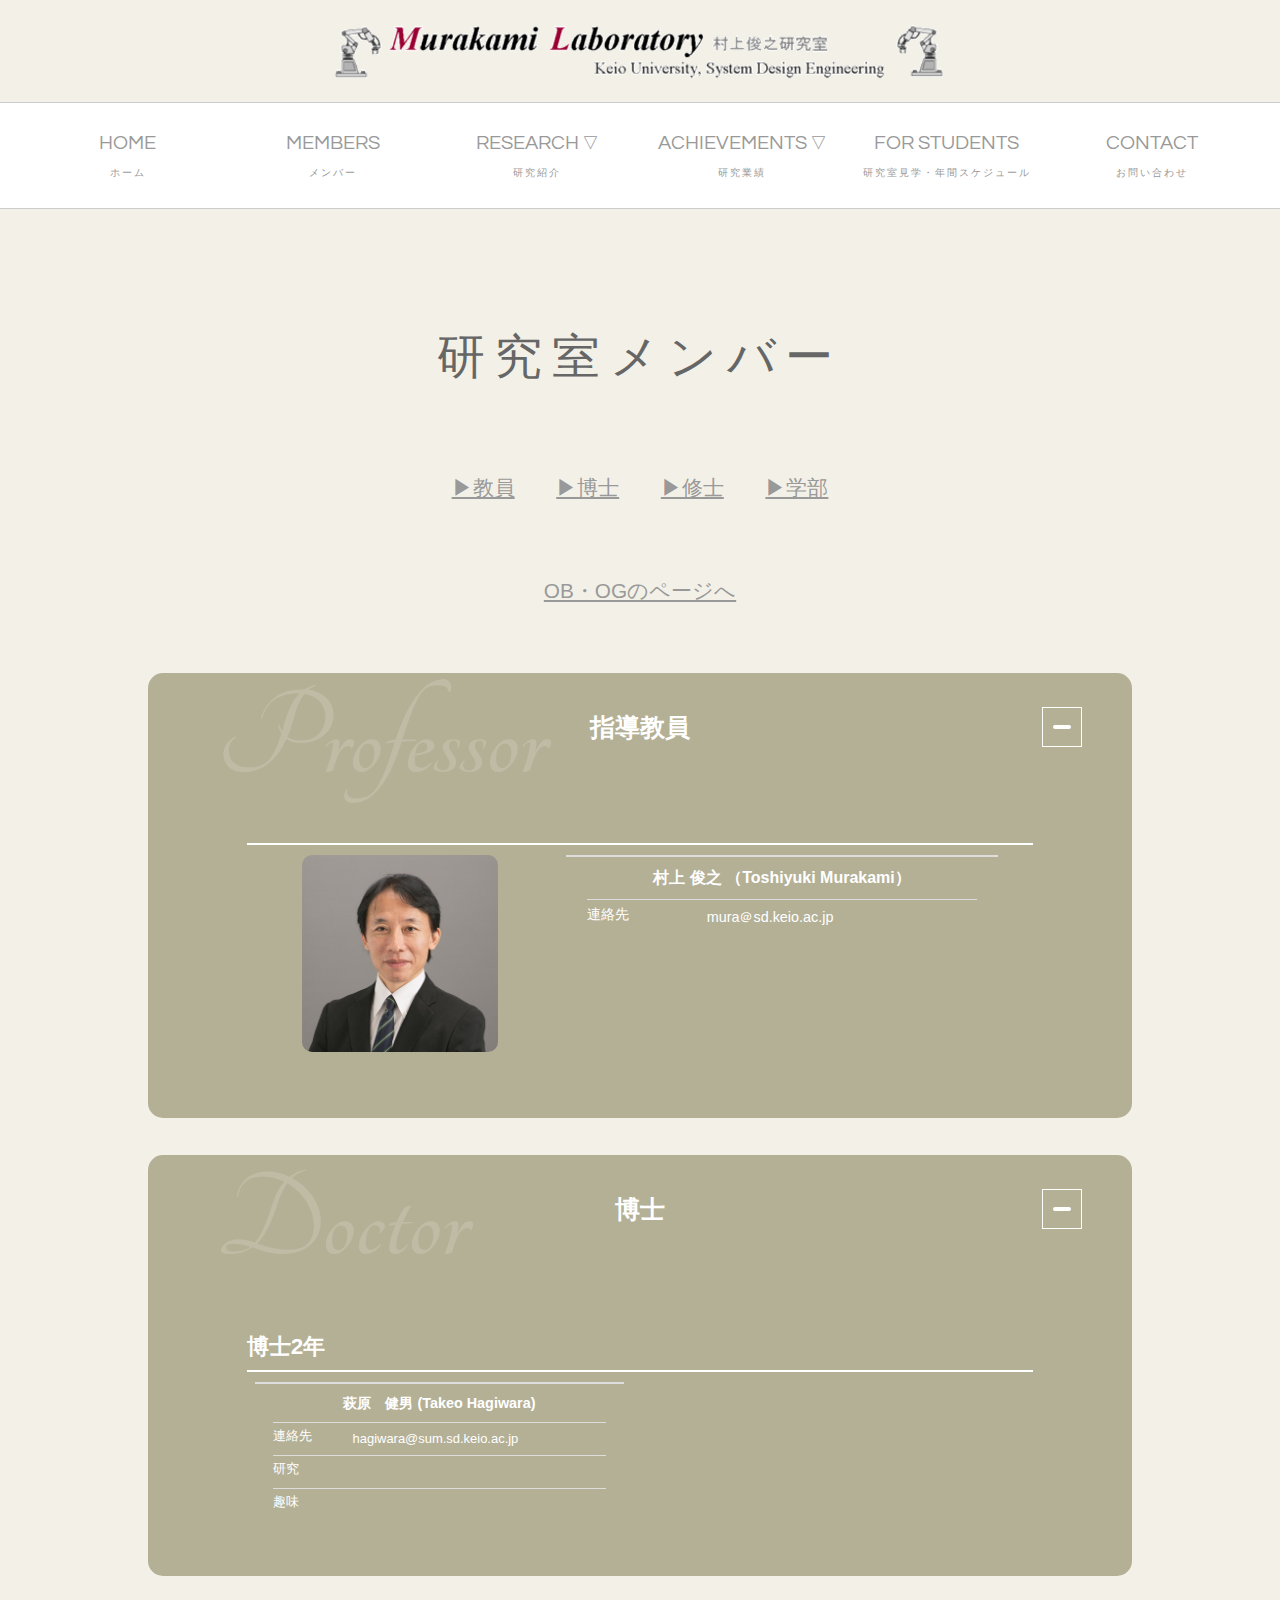
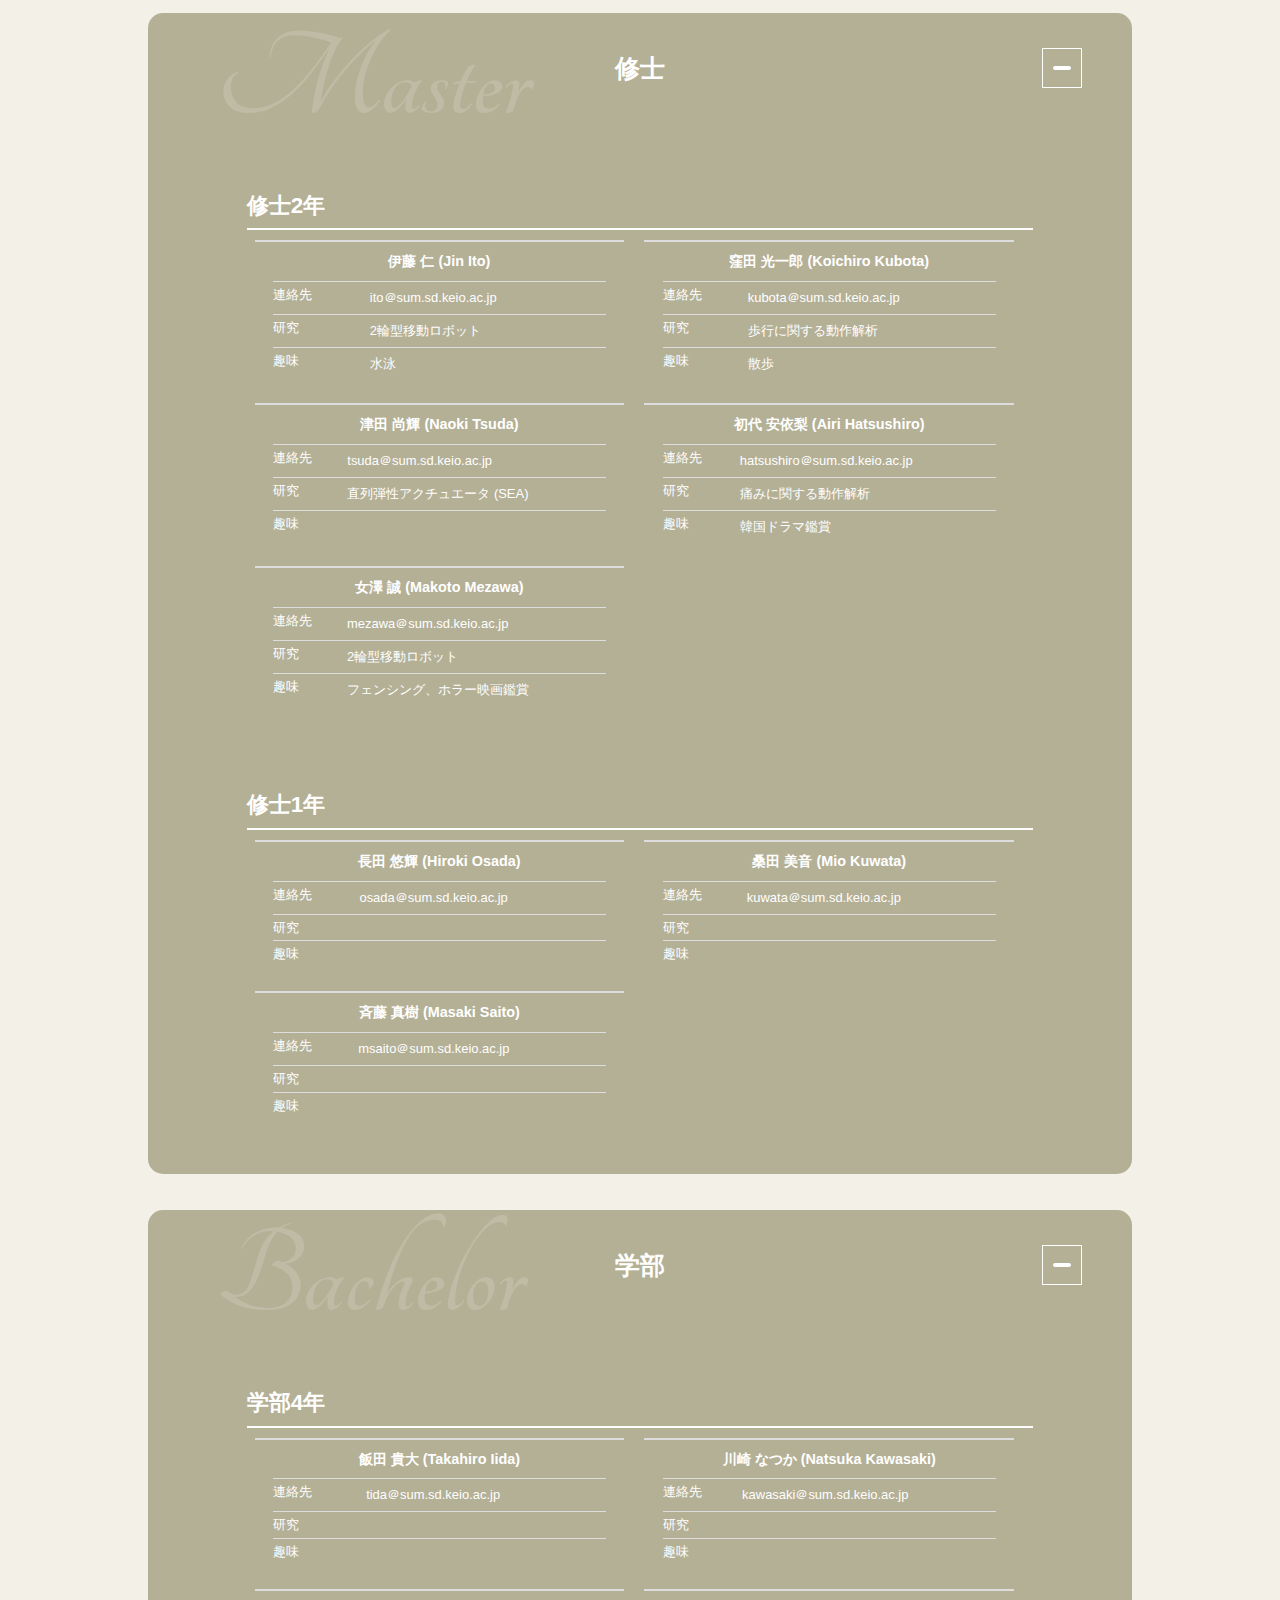
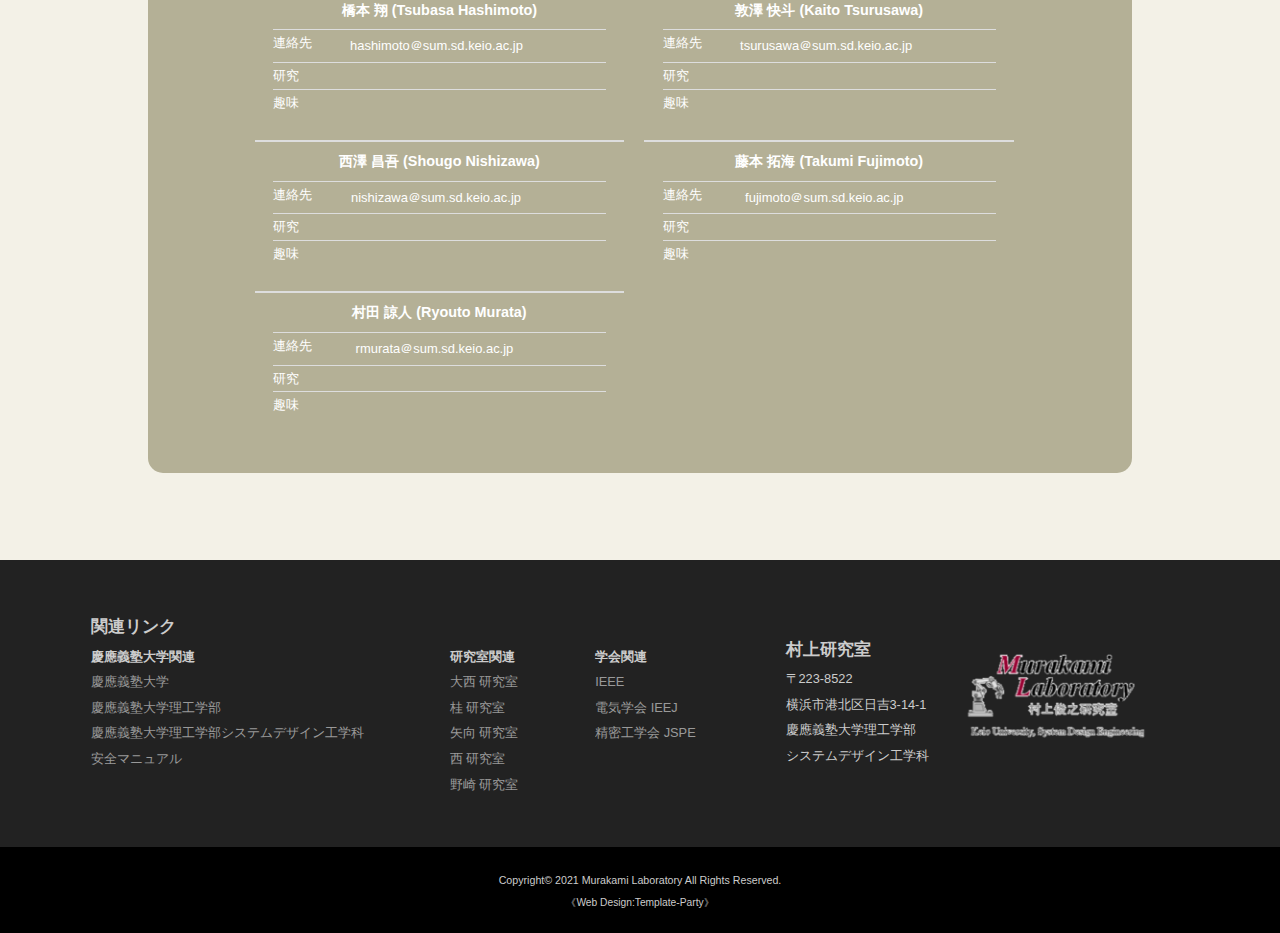
<file: members.html>
<!DOCTYPE html>
<html lang="ja">
<head>
<meta charset="UTF-8">
<meta http-equiv="X-UA-Compatible" content="IE=edge">
<title>KEIO Murakami Lab. メンバー紹介</title>
<meta name="viewport" content="width=device-width, initial-scale=1">
<meta name="description" content="慶應義塾大学 村上俊之研究室　メンバー紹介">
<meta name="keywords" content="">
<link rel="stylesheet" href="css/style.css">
<script src="js/openclose.js"></script>
<script src="js/fixmenu.js"></script>
<script src="js/fixmenu_pagetop.js"></script>
<script src="js/ddmenu_min.js"></script>
<script src="js/sidemenu_view.js"></script>
<script src="js/jquery-3.6.0.min.js"></script>
<script src="js/accordion.js"></script>
<!--<script type="text/javascript" src="https://code.jquery.com/jquery-1.11.3.min.js"></script>-->
<!--[if lt IE 9]>
<script src="https://oss.maxcdn.com/html5shiv/3.7.2/html5shiv.min.js"></script>
<script src="https://oss.maxcdn.com/respond/1.4.2/respond.min.js"></script>
<![endif]-->
<link rel="icon" href="images/favicon.ico">
<link rel="apple-touch-icon" sizes="180x180" href="images/apple-touch-icon.png">
</head>

<body>

<div id="container">
<!---------------------------　ヘッダー　始まり　-------------------------->
<header>
<script src="js/include_headerlogo.js"></script>
<div id="inc_headerlogo"></div>  <!--　ヘッダーロゴ画像の変更は　include_headerlogo.js　から-->
</header>
<!---------------------------　ヘッダー　始まり　-------------------------->

<!---------------------------　メニューバー　読み込み　-------------------------->
<!--　デザイン変更は　style.css から，　メニュー内容の変更は　include_headermenu.js　から　-->
<div id="inc_headermenu"></div> 
<script src="js/include_headermenu.js"></script>
<noscript>
<p id="alart">
お使いのブラウザでJavaScriptが無効なためページを正常に表示できません。<br>
Please enable JavaScript in order to view this content, We're sorry. 
</p>
</noscript>
<!---------------------------　メニューバー　終わり　-------------------------->

<!---------------------------　メサイドニュー 始まり　-------------------------->
<div id="sidemenu"><ul>
<li><a href="#prof">教員</a></li>
<li><a href="#doc">博士</a></li>
<li><a href="#mas">修士</a></li>
<li><a href="#bach">学部</a></li>
<li><a href="members_obog.html">ＯＢ・ＯＧリスト</a></li>
</ul></div>
<!---------------------------　メサイドニュー　終わり　-------------------------->

<div id="contents">

<div class="inner">

<section>

<!---------------------------　メンバーリスト 始まり　-------------------------->
<h2>研究室メンバー</h2>
<div class="memberlink"><a href="#prof">&#9654;教員</a><a href="#doc">&#9654;博士</a><a href="#mas">&#9654;修士</a><a href="#bach">&#9654;学部</a></div><div class="memberlink"><a href="members_obog.html">OB・OGのページへ</a></div>

<div class="section s_07 member_list">

 <!---------------------------　教員 始まり　-------------------------->
 <!-----------------------　姓名の間のスペースは半角　-------------------------->
	<div class="accordion_one prof"><span id="prof" class="link"></span>
	 <div class="backbox1">
	  <div class="accordion_header stay">指導教員<div class="i_box"><i class="one_i"></i></div></div>
	   <div class="accordion_inner stay">
		<div class="accordion_one"><!--　ここから一学年分　-->
		　　　　<div class="grade"></div>
			<div class="one-col-fig"><img src="images/boss.jpg" alt="Toshiyuki Murakami"></image></div>
		    <div class="person one-col-tex"><!--　ここから一人分　-->
			 <table>
			  <caption>村上 俊之 （Toshiyuki Murakami）</caption>
			  <tr><td>mura＠sd.keio.ac.jp</td></tr>
			 </table>
			</div><!--　ここまでで一人分　-->		
        </div><!--　ここまで一年分　-->
	   </div>
	 </div>
    </div>
 <!---------------------------　教員 終わり　-------------------------->

 <!---------------------------　博士 始まり　-------------------------->
 <!-----------------------　姓名の間のスペースは半角　-------------------------->
	<div class="accordion_one doc"><span id="doc" class="link"></span>
	 <div class="backbox1">
	  <div class="accordion_header stay">博士<div class="i_box"><i class="one_i"></i></div></div>
	   <div class="accordion_inner stay">
		<div class="accordion_one"><!--　ここから一学年分　-->
			　<div class="grade">博士2年</div>
				<div class="person"><!--　ここから一人分　-->
				    <table>
				    <caption>萩原　健男 (Takeo Hagiwara)</caption>
				    <tr><td>hagiwara@sum.sd.keio.ac.jp</td></tr>
				    <tr><td>　</td></tr>
				    <tr><td>　</td></tr>
				    <!--<tr><td>　</td></tr>-->
				    </table>
				</div><!--　ここまでで一人分　-->	
		</div><!--　ここまで一学年分　-->
	   </div>
	 </div>
    </div>
 <!---------------------------　博士 終わり　-------------------------->
  
 <!---------------------------　修士 始まり　-------------------------->
 <!-----------------------　姓名の間のスペースは半角　-------------------------->
	<div class="accordion_one mas"><span id="mas" class="link"></span>
	 <div class="backbox1">
	  <div class="accordion_header stay">修士<div class="i_box"><i class="one_i"></i></div></div>
	   <div class="accordion_inner stay">
		<div class="accordion_one"><!--　ここから一学年分　-->
		　　　<div class="grade">修士2年</div>				
				<div class="person"><!--　ここから一人分　-->
					<table>
					 <caption>伊藤 仁 (Jin Ito)</caption>
					 <tr><td>ito＠sum.sd.keio.ac.jp</td></tr>
					 <tr><td>2輪型移動ロボット </td></tr>
					 <tr><td>水泳</td></tr>
					 <!--<tr><td> </td></tr>-->
					</table>			 
				</div><!--　ここまでで一人分　-->
				<div class="person"><!--　ここから一人分　-->
					<table>
					 <caption>窪田 光一郎 (Koichiro Kubota)</caption>
					 <tr><td>kubota＠sum.sd.keio.ac.jp</td></tr>
					 <tr><td>歩行に関する動作解析 </td></tr>
					 <tr><td>散歩</td></tr>
					 <!--<tr><td> </td></tr>-->
					</table>			 
				</div><!--　ここまでで一人分　-->
				<div class="person"><!--　ここから一人分　-->
					<table>
					 <caption>津田 尚輝 (Naoki Tsuda)</caption>
					 <tr><td>tsuda＠sum.sd.keio.ac.jp</td></tr>
					 <tr><td>直列弾性アクチュエータ (SEA) </td></tr>
					 <tr><td> </td></tr>
					 <!--<tr><td> </td></tr>-->
					</table>			 
				</div><!--　ここまでで一人分　-->
				<div class="person"><!--　ここから一人分　-->
					<table>
					 <caption>初代 安依梨 (Airi Hatsushiro)</caption>
					 <tr><td>hatsushiro＠sum.sd.keio.ac.jp</td></tr>
					 <tr><td>痛みに関する動作解析</td></tr>
					 <tr><td>韓国ドラマ鑑賞</td></tr>
					 <!--<tr><td> </td></tr>-->
					</table>			 
				</div><!--　ここまでで一人分　-->
				<div class="person"><!--　ここから一人分　-->
					<table>
					 <caption>女澤 誠 (Makoto Mezawa)</caption>
					 <tr><td>mezawa＠sum.sd.keio.ac.jp</td></tr>
					 <tr><td>2輪型移動ロボット</td></tr>
					 <tr><td>フェンシング、ホラー映画鑑賞</td></tr>
					 <!--<tr><td> </td></tr>-->
					</table>			 
				</div><!--　ここまでで一人分　-->		
        </div><!--　ここまで一学年分　-->
		<div class="accordion_one"><!--　ここから一学年分　-->
		　　　<div class="grade">修士1年</div>	
				<div class="person"><!--　ここから一人分　-->
					<table>
					<caption>長田 悠輝 (Hiroki Osada)</caption>
					<tr><td>osada＠sum.sd.keio.ac.jp</td></tr>
					<tr><td> </td></tr>
					<tr><td> </td></tr>
					<!--<tr><td> </td></tr>-->
					</table>			 
				</div><!--　ここまでで一人分　-->
				<div class="person"><!--　ここから一人分　-->
					<table>
					<caption>桑田 美音 (Mio Kuwata)</caption>
					<tr><td>kuwata＠sum.sd.keio.ac.jp</td></tr>
					<tr><td> </td></tr>
					<tr><td> </td></tr>
					<!--<tr><td> </td></tr>-->
					</table>			 
				</div><!--　ここまでで一人分　-->
				<div class="person"><!--　ここから一人分　-->
					<table>
					<caption>斉藤 真樹 (Masaki Saito)</caption>
					<tr><td>msaito＠sum.sd.keio.ac.jp</td></tr>
					<tr><td> </td></tr>
					<tr><td> </td></tr>
					<!--<tr><td> </td></tr>-->
					</table>			 
				</div><!--　ここまでで一人分　-->						
        </div><!--　ここまで一学年分　-->
	   </div>
	 </div>
    </div>
 <!---------------------------　修士 終わり　-------------------------->
  
 <!---------------------------　学部生 始まり　-------------------------->
 <!-----------------------　姓名の間のスペースは半角　-------------------------->
	<div class="accordion_one bach"><span id="bach" class="link"></span>
	 <div class="backbox1">
	  <div class="accordion_header stay">学部<div class="i_box"><i class="one_i"></i></div></div>
	   <div class="accordion_inner stay">
		<div class="accordion_one"><!--　ここから一学年分　-->
		　　　<div class="grade">学部4年</div>
			<div class="person"><!--　ここから一人分　-->
			 <table>
			  <caption>飯田 貴大 (Takahiro Iida)</caption>
			  <tr><td>tida＠sum.sd.keio.ac.jp</td></tr>
			  <tr><td> </td></tr>
			  <tr><td> </td></tr>
			  <!--<tr><td> </td></tr>-->
			 </table>			 
			</div><!--　ここまでで一人分　-->
			<div class="person"><!--　ここから一人分　-->
				<table>
				 <caption>川崎 なつか (Natsuka Kawasaki)</caption>
				 <tr><td>kawasaki＠sum.sd.keio.ac.jp</td></tr>
				 <tr><td> </td></tr>
				 <tr><td> </td></tr>
				 <!--<tr><td> </td></tr>-->
				</table>			 
			</div><!--　ここまでで一人分　-->
			<div class="person"><!--　ここから一人分　-->
				<table>
				<caption>橋本 翔 (Tsubasa Hashimoto)</caption>
				<tr><td>hashimoto＠sum.sd.keio.ac.jp</td></tr>
				<tr><td> </td></tr>
				<tr><td> </td></tr>
				<!--<tr><td> </td></tr>-->
				</table>			 
			</div><!--　ここまでで一人分　-->	
			<div class="person"><!--　ここから一人分　-->
				<table>
				<caption>敦澤 快斗 (Kaito Tsurusawa)</caption>
				<tr><td>tsurusawa＠sum.sd.keio.ac.jp</td></tr>
				<tr><td> </td></tr>
				<tr><td> </td></tr>
				<!--<tr><td> </td></tr>-->
				</table>			 
			</div><!--　ここまでで一人分　-->	
			<div class="person"><!--　ここから一人分　-->
				<table>
				<caption>西澤 昌吾 (Shougo Nishizawa)</caption>
				<tr><td>nishizawa＠sum.sd.keio.ac.jp</td></tr>
				<tr><td> </td></tr>
				<tr><td> </td></tr>
				<!--<tr><td> </td></tr>-->
				</table>			 
			</div><!--　ここまでで一人分　-->	
			<div class="person"><!--　ここから一人分　-->
				<table>
				<caption>藤本 拓海 (Takumi Fujimoto)</caption>
				<tr><td>fujimoto＠sum.sd.keio.ac.jp</td></tr>
				<tr><td> </td></tr>
				<tr><td> </td></tr>
				<!--<tr><td> </td></tr>-->
				</table>			 
			</div><!--　ここまでで一人分　-->	
			<div class="person"><!--　ここから一人分　-->
				<table>
				<caption>村田 諒人 (Ryouto Murata)</caption>
				<tr><td>rmurata＠sum.sd.keio.ac.jp</td></tr>
				<tr><td> </td></tr>
				<tr><td> </td></tr>
				<!--<tr><td> </td></tr>-->
				</table>			 
			</div><!--　ここまでで一人分　-->	
        </div><!--　ここまで一学年分　-->
	   </div>
	 </div>
    </div>
 <!---------------------------　学部生 終わり　-------------------------->
</div>
 <!--　 参考URL　<p class="_a"><a href="https://125naroom.com/web/3046" target="_blank" class="link">View the note</a></p>　-->
<!---------------------------　論文リスト 終わり　-------------------------->



</section>


</div>
<!--/.inner-->

</div>
<!--/#contents-->

<!---------------------------　フッターメニュー　読み込み　-------------------------->
<!--　デザイン変更は　style.css から，　メニュー内容やリンク先の変更は　include_footermenu.js　から　-->
<script src="js/include_footermenu.js"></script>
<div id="inc_footermenu"></div> 
<!---------------------------　フッターメニュー　終わり　-------------------------->

</div>
<!--/#container-->

<p class="nav-fix-pos-pagetop"><a href="#">↑</a></p>

<!--メニュー開閉ボタン-->
<div id="menubar_hdr" class="close"></div>

<!--メニューの開閉処理-->
<script>
open_close("menubar_hdr", "menubar-s");
</script>

<!--「WORKS」の子メニュー-->
<script>
	open_close("menubar_hdr2", "menubar-s2");
	open_close("menubar_hdr3", "menubar-s3");
</script>

</body>
</html>
</file>
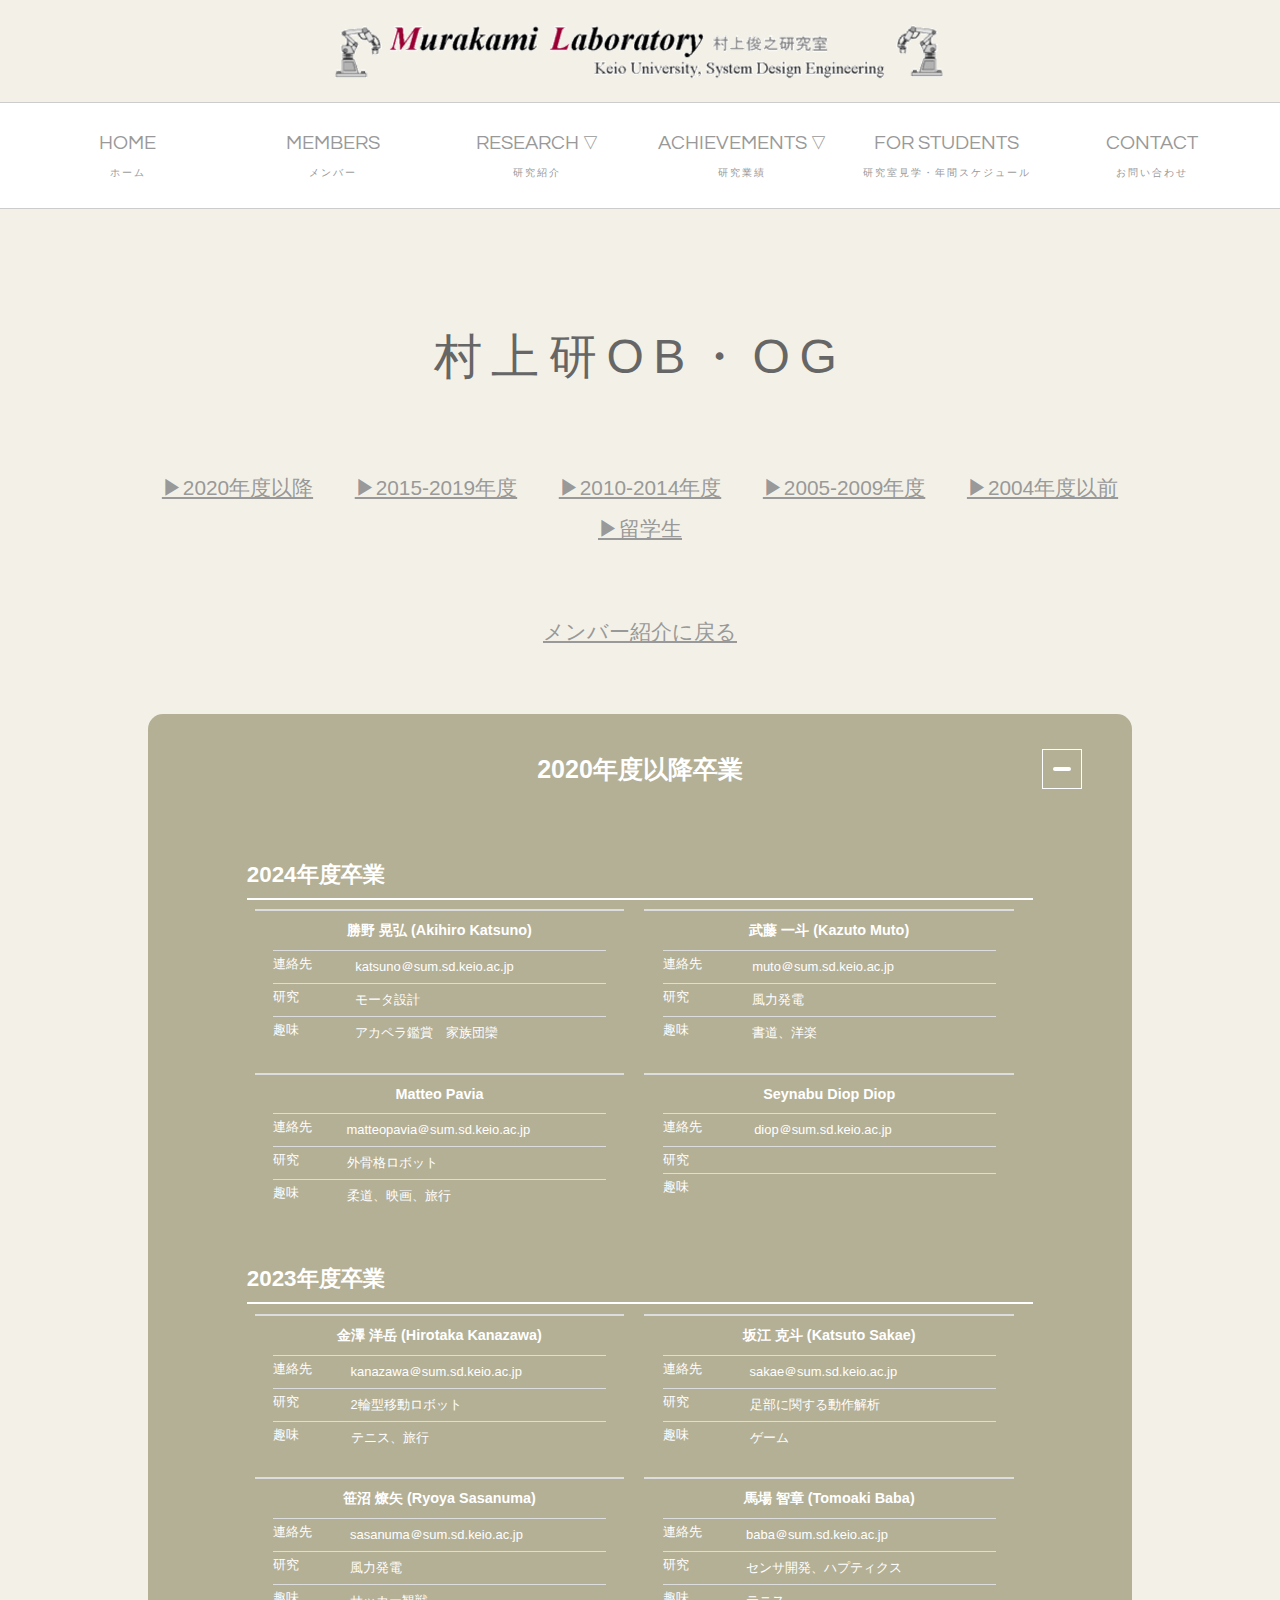
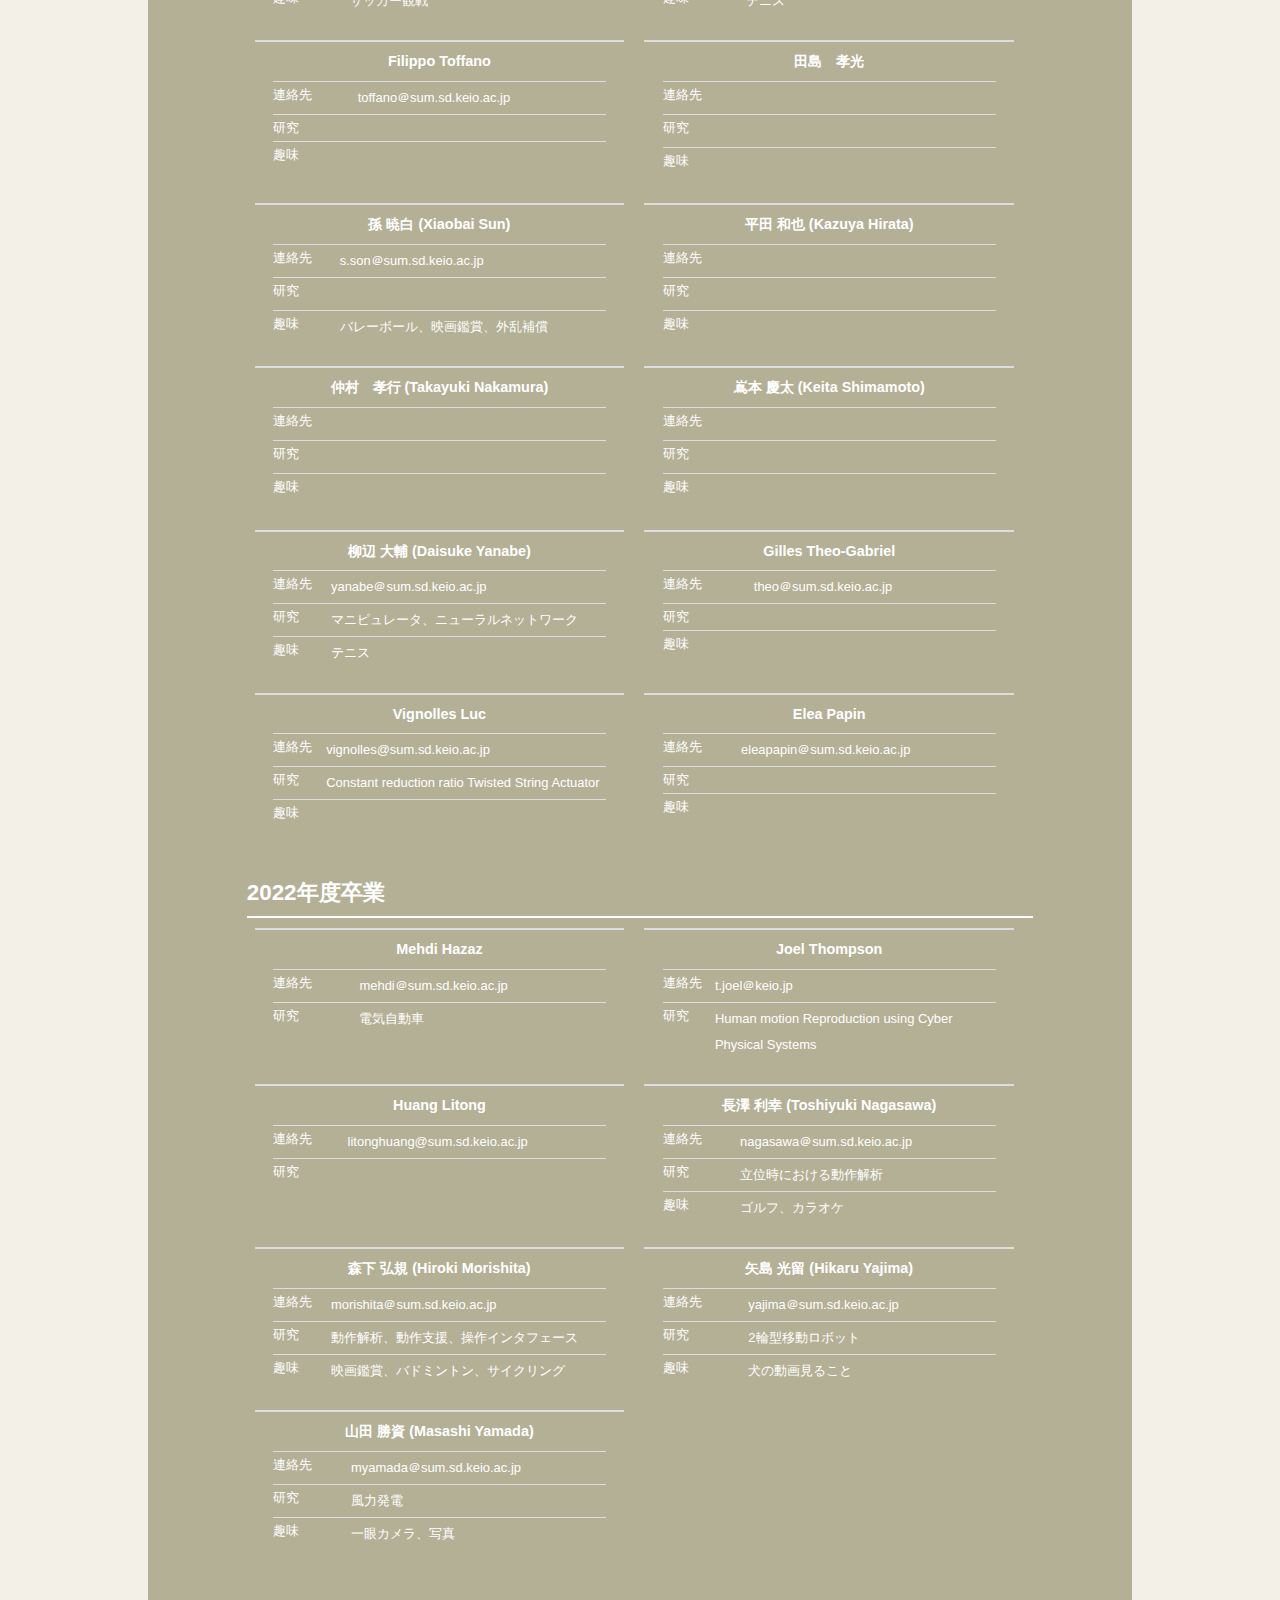
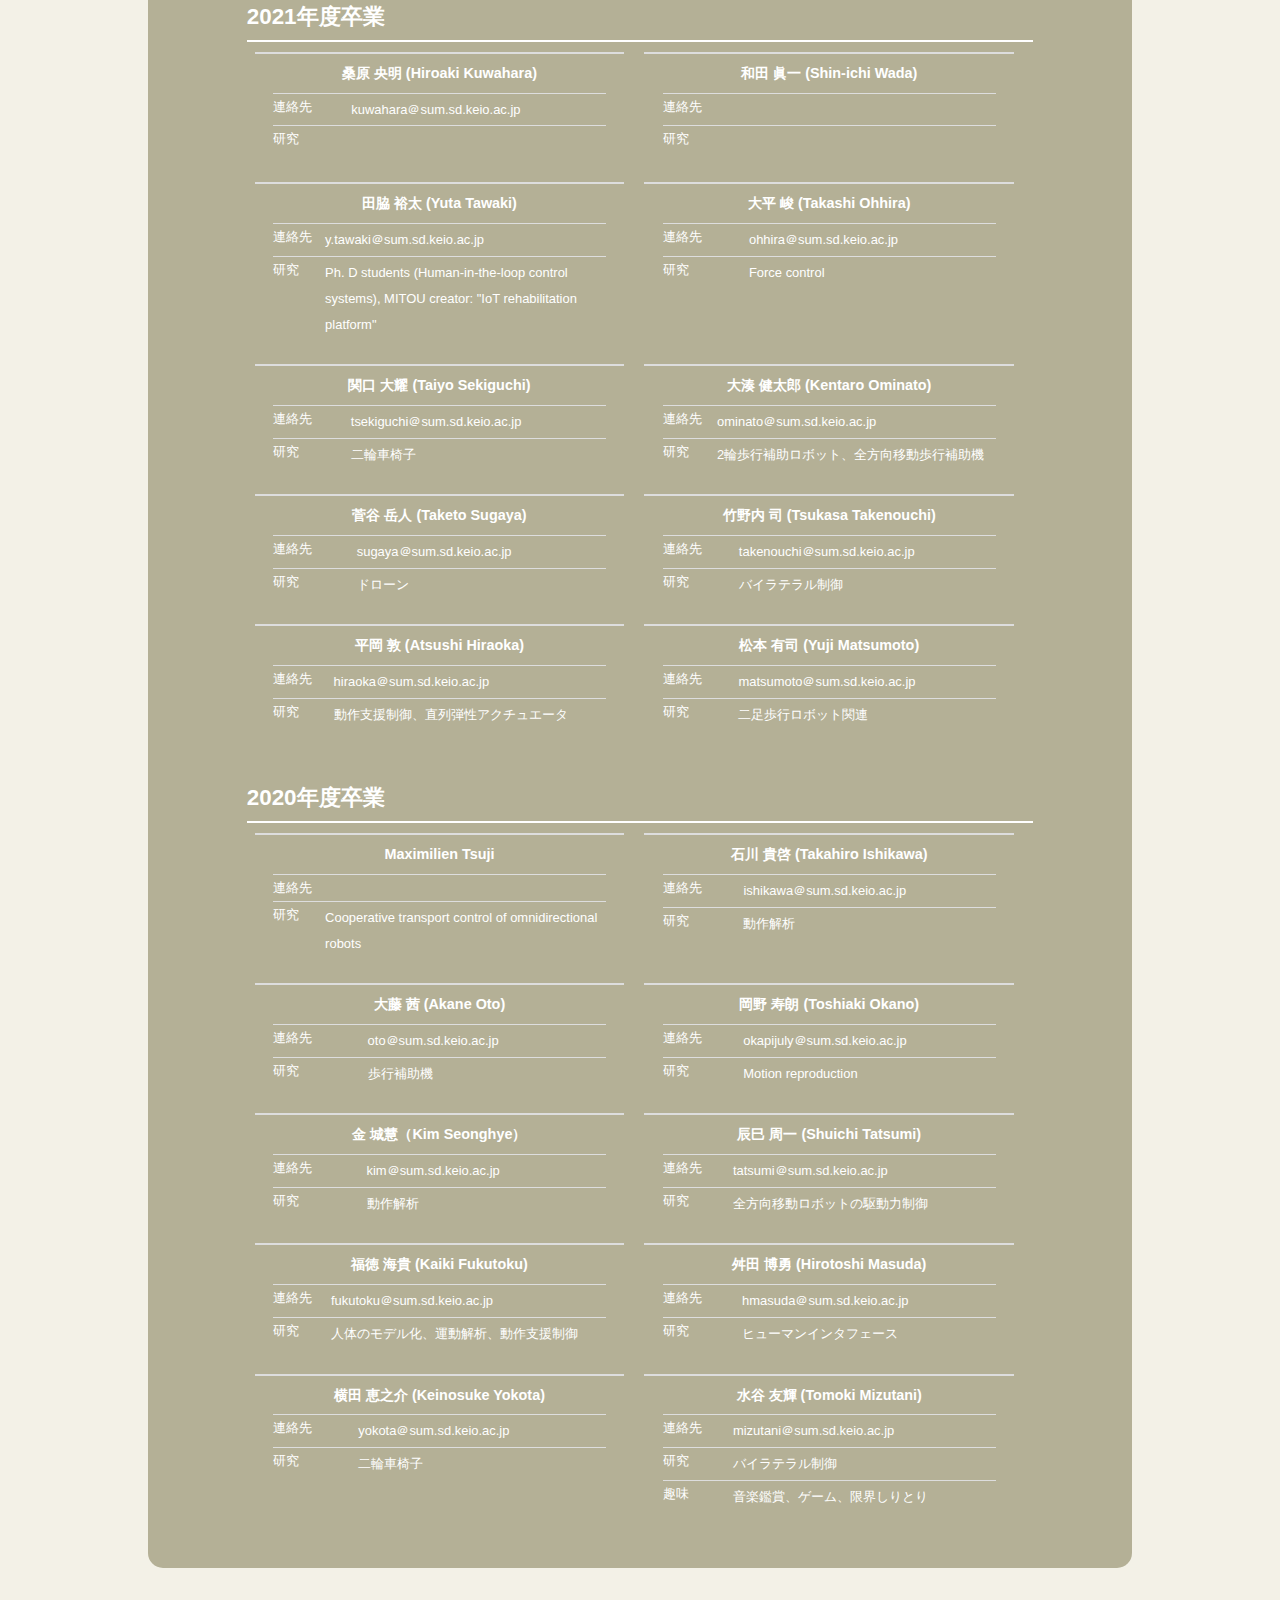
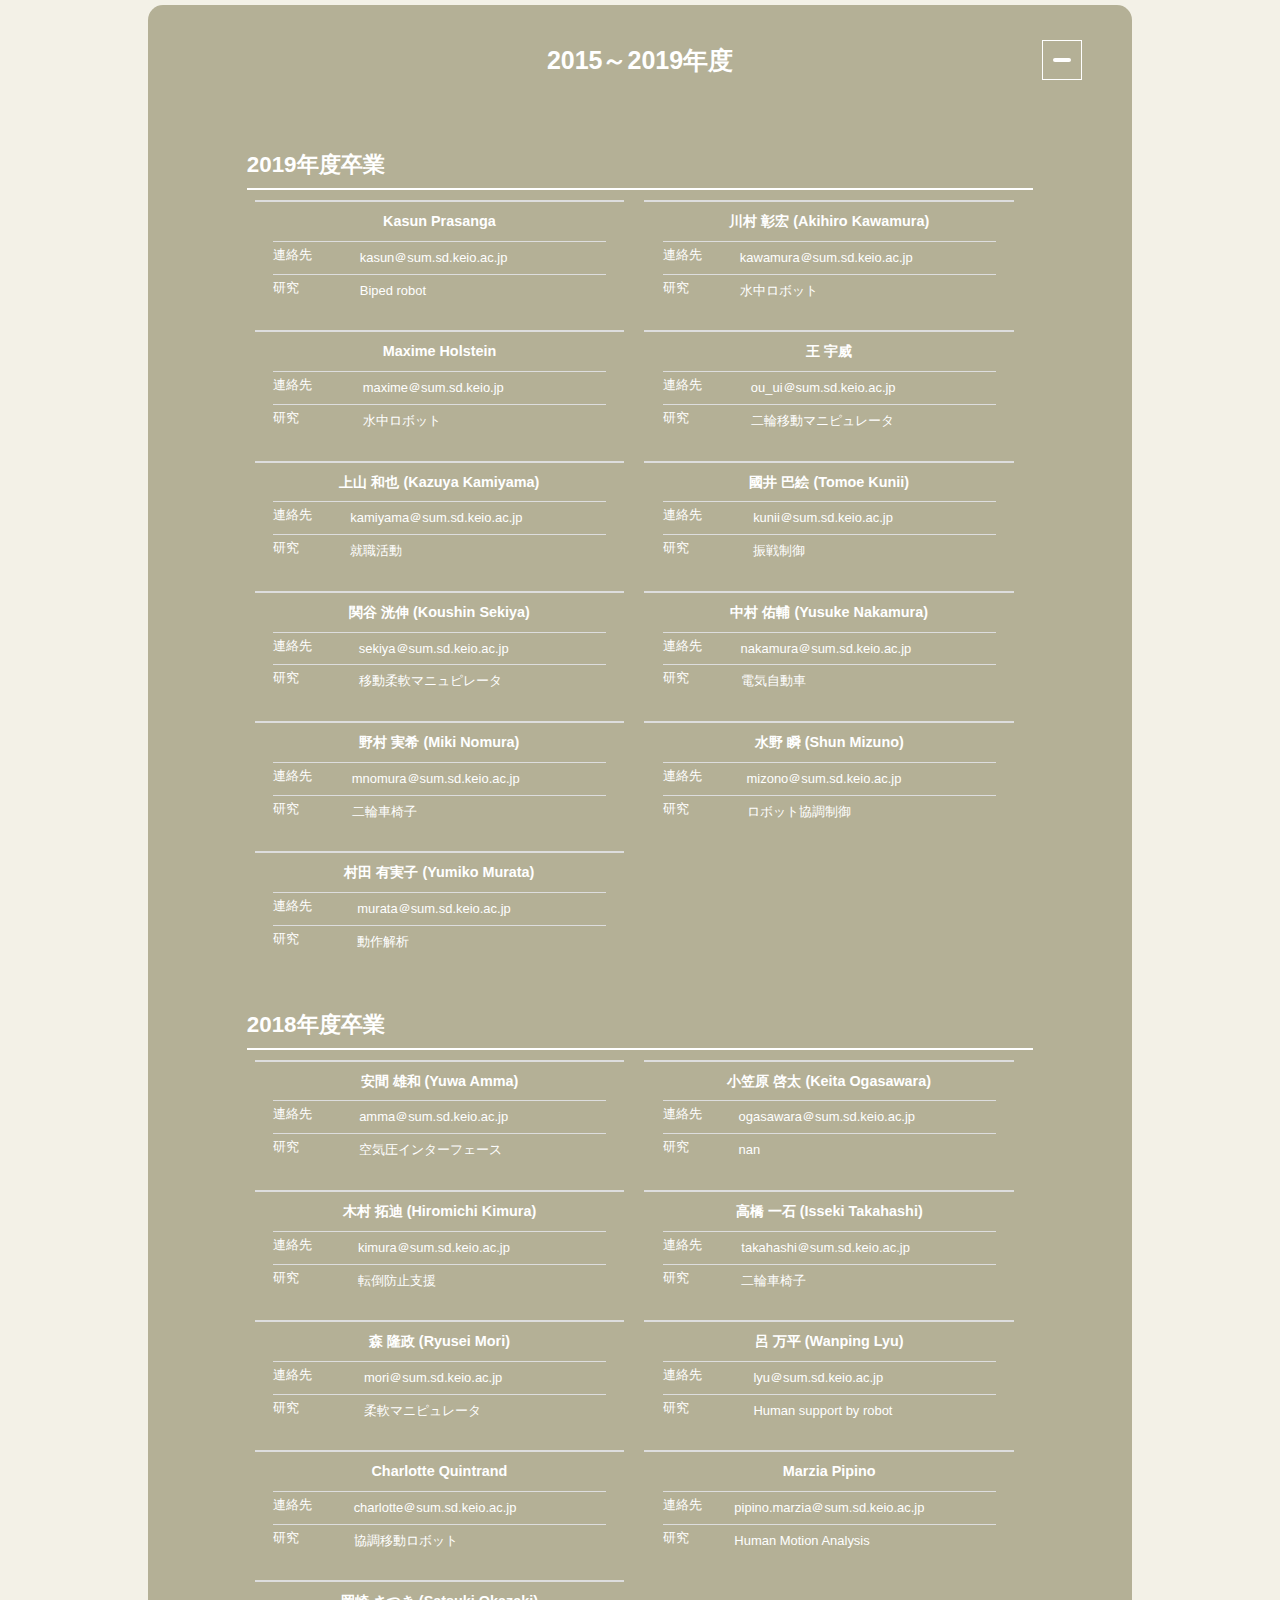
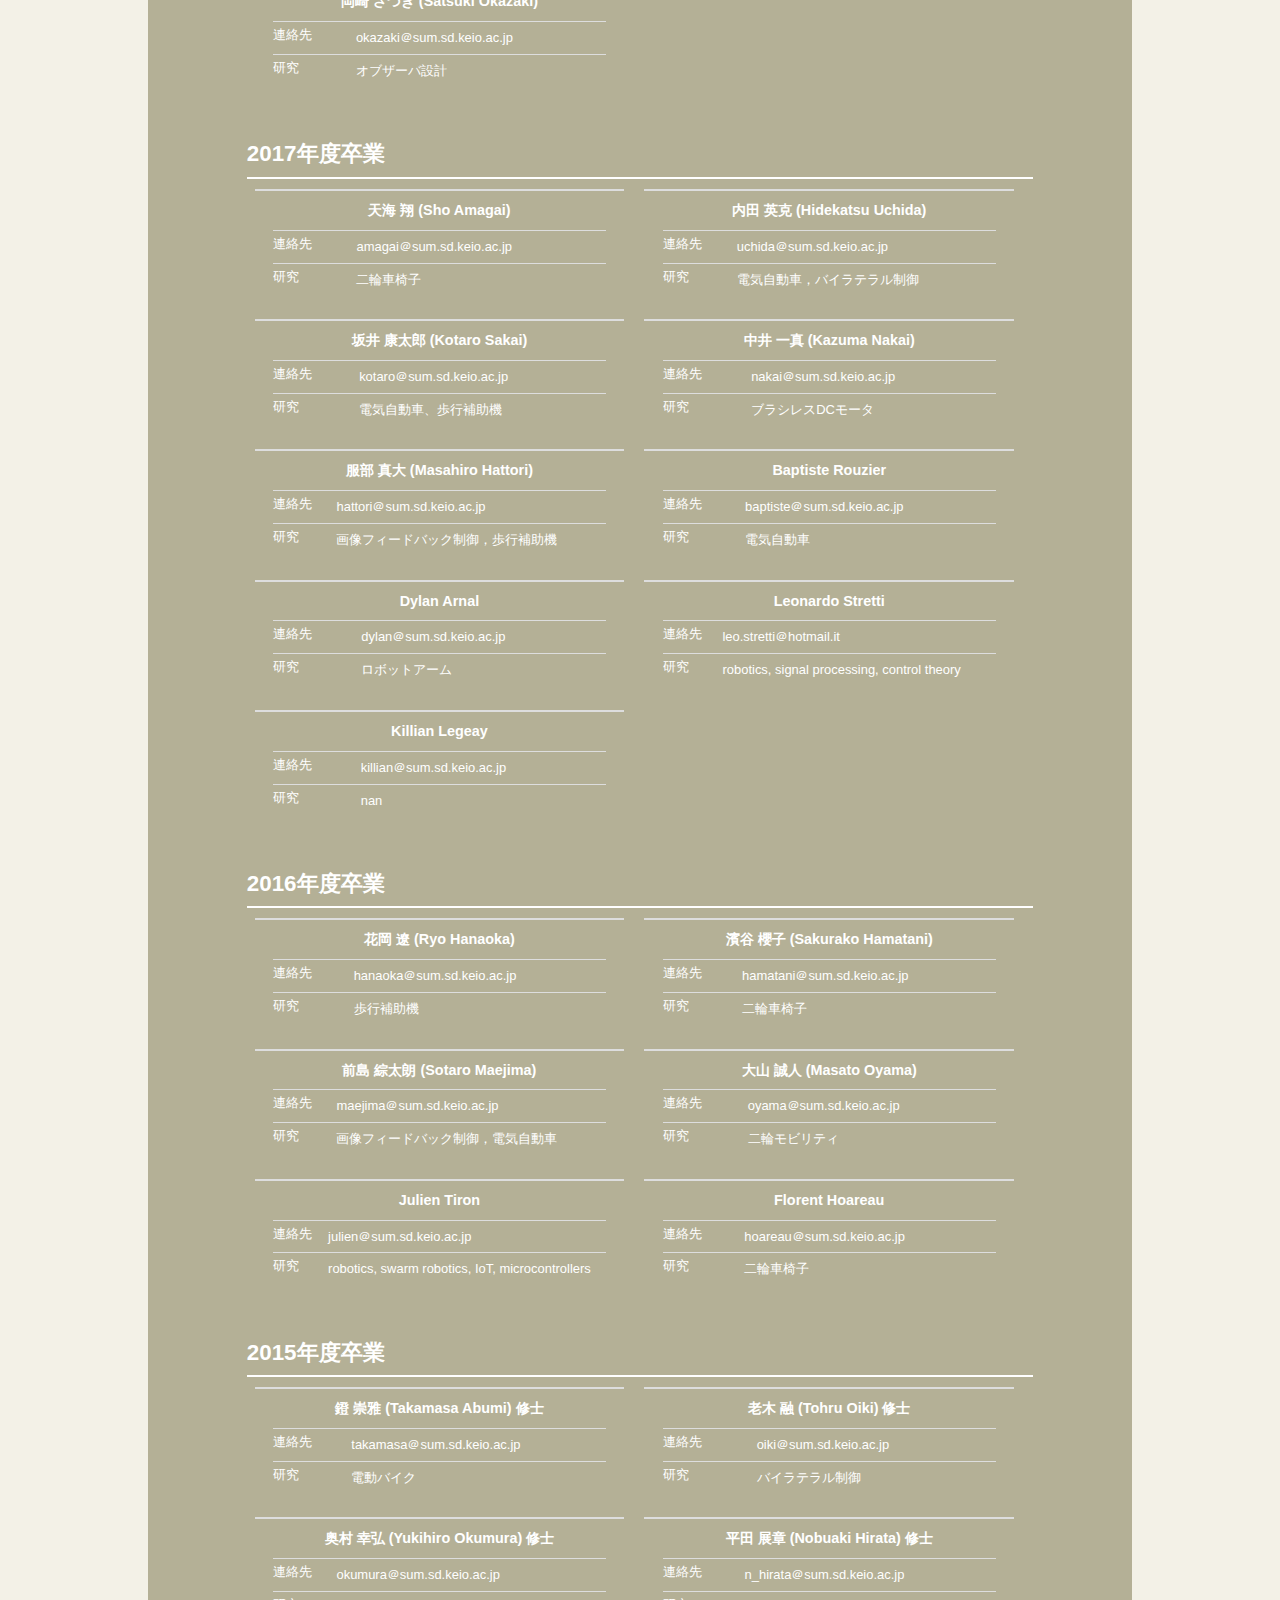
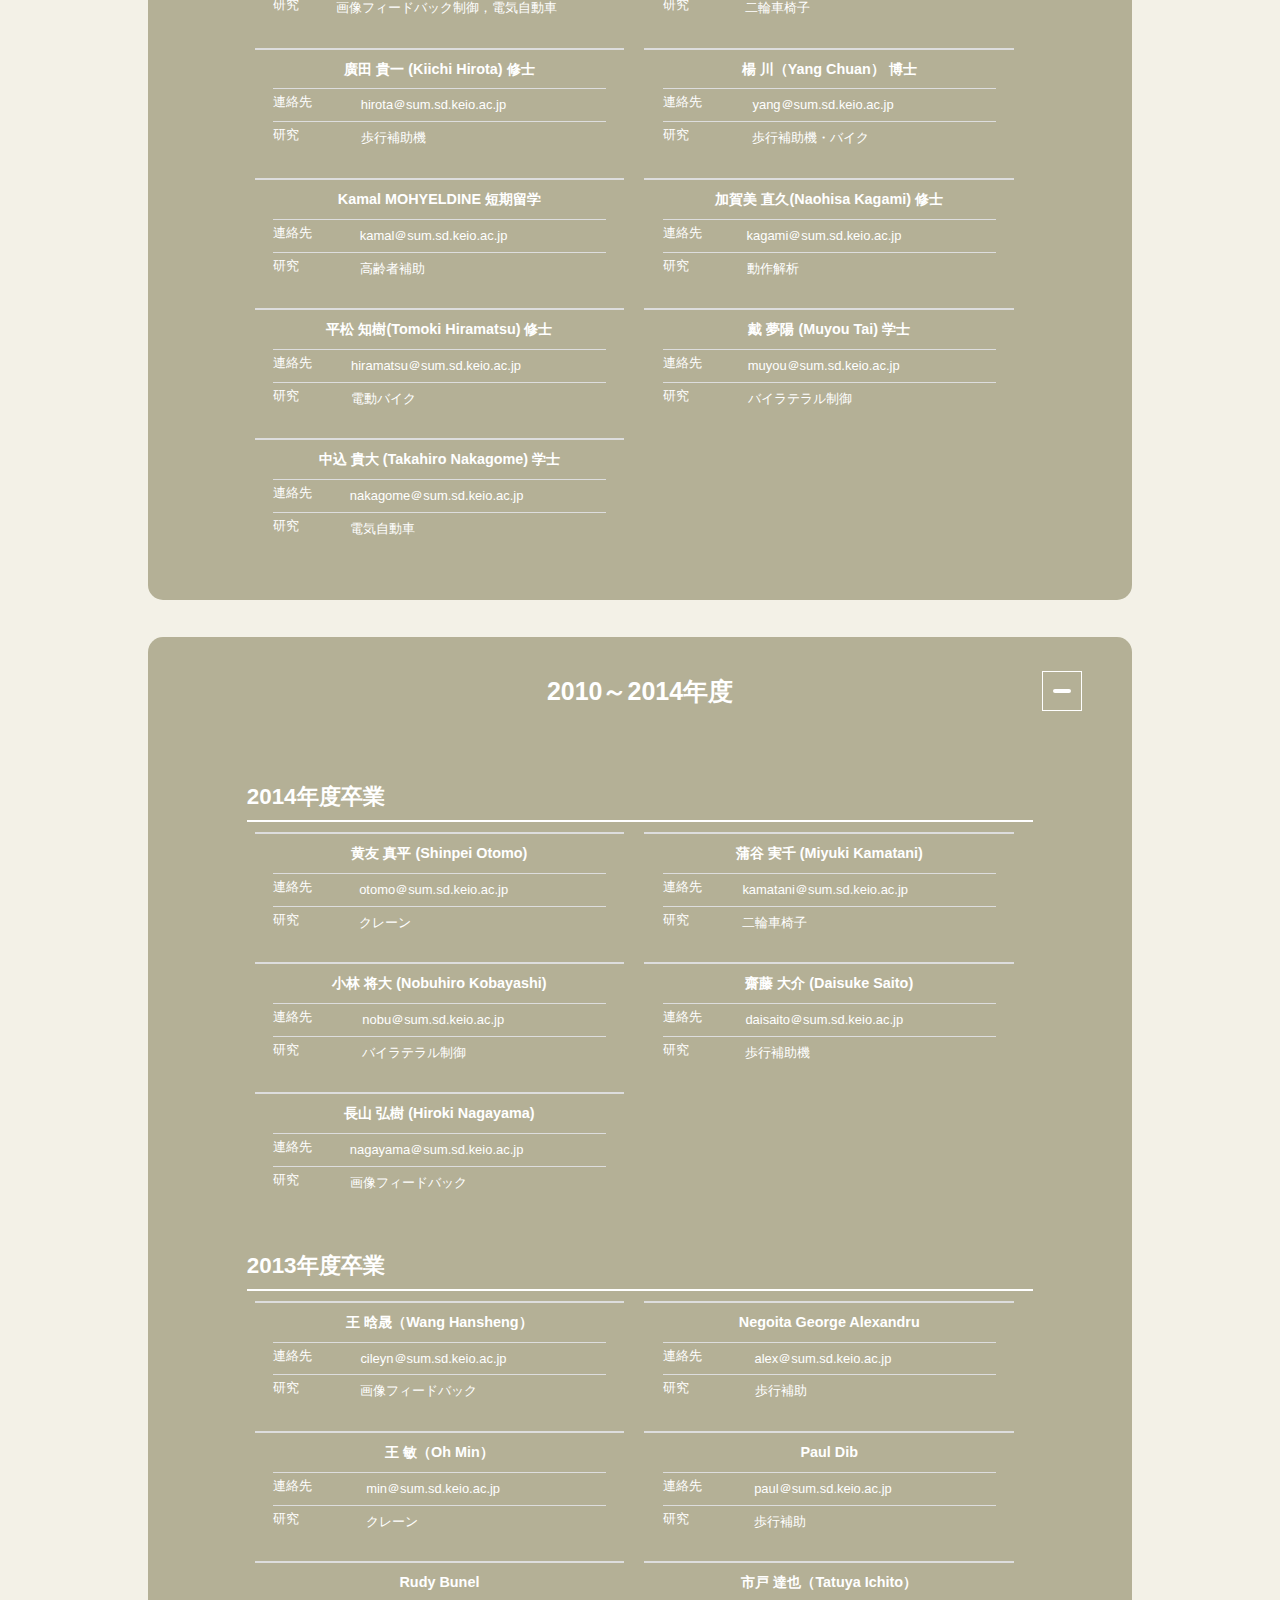
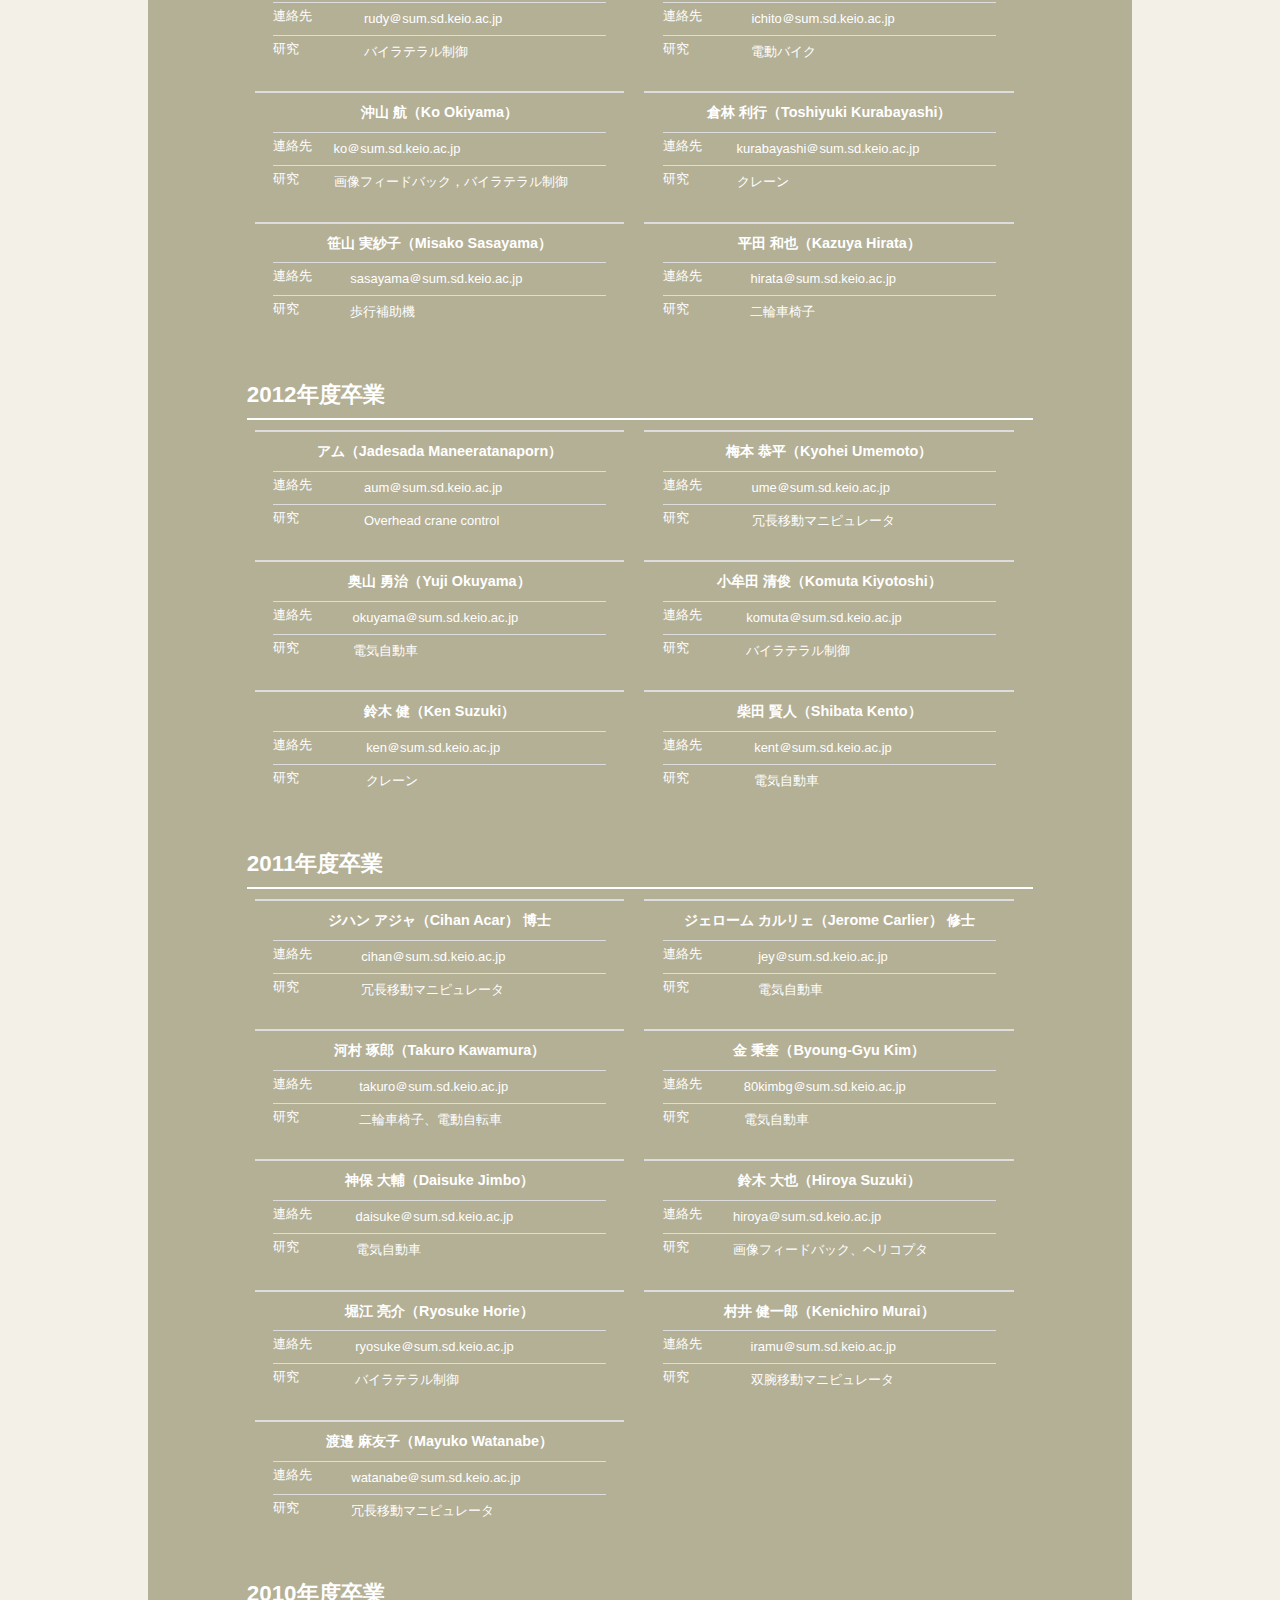
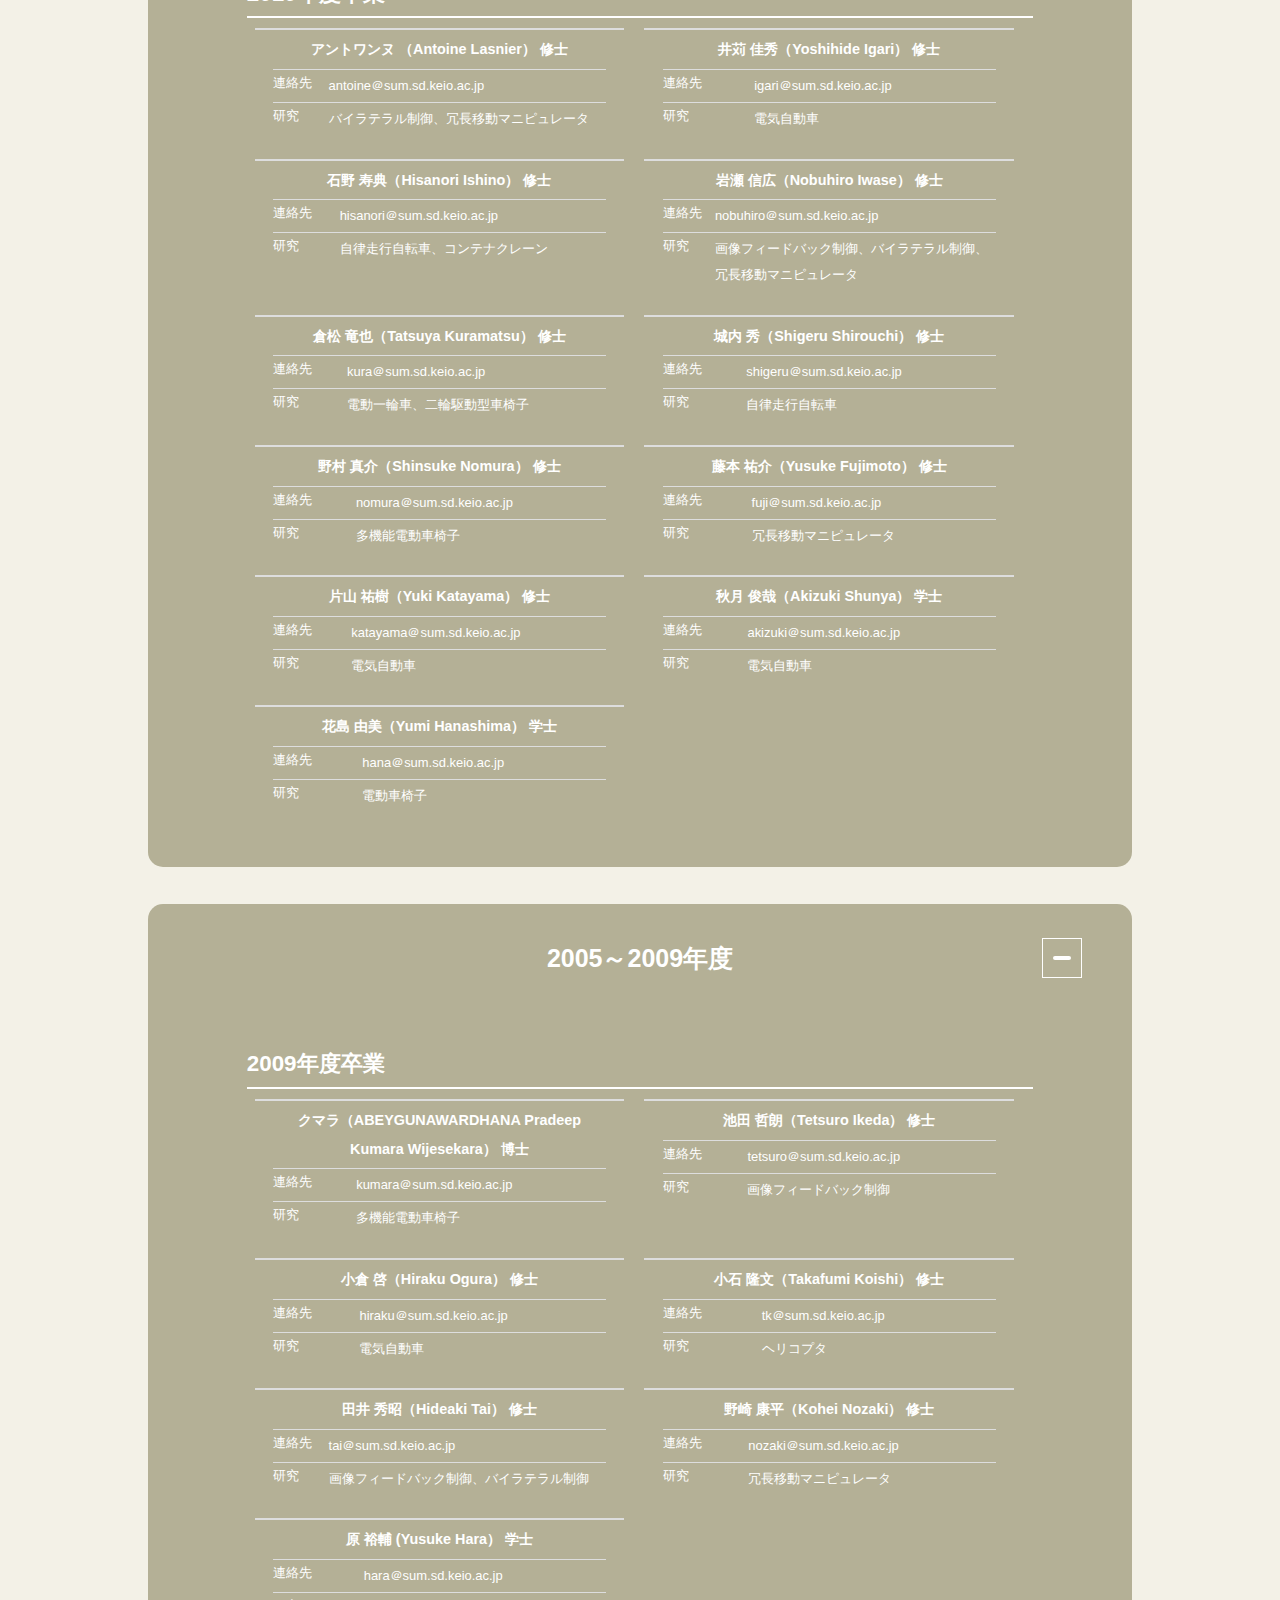
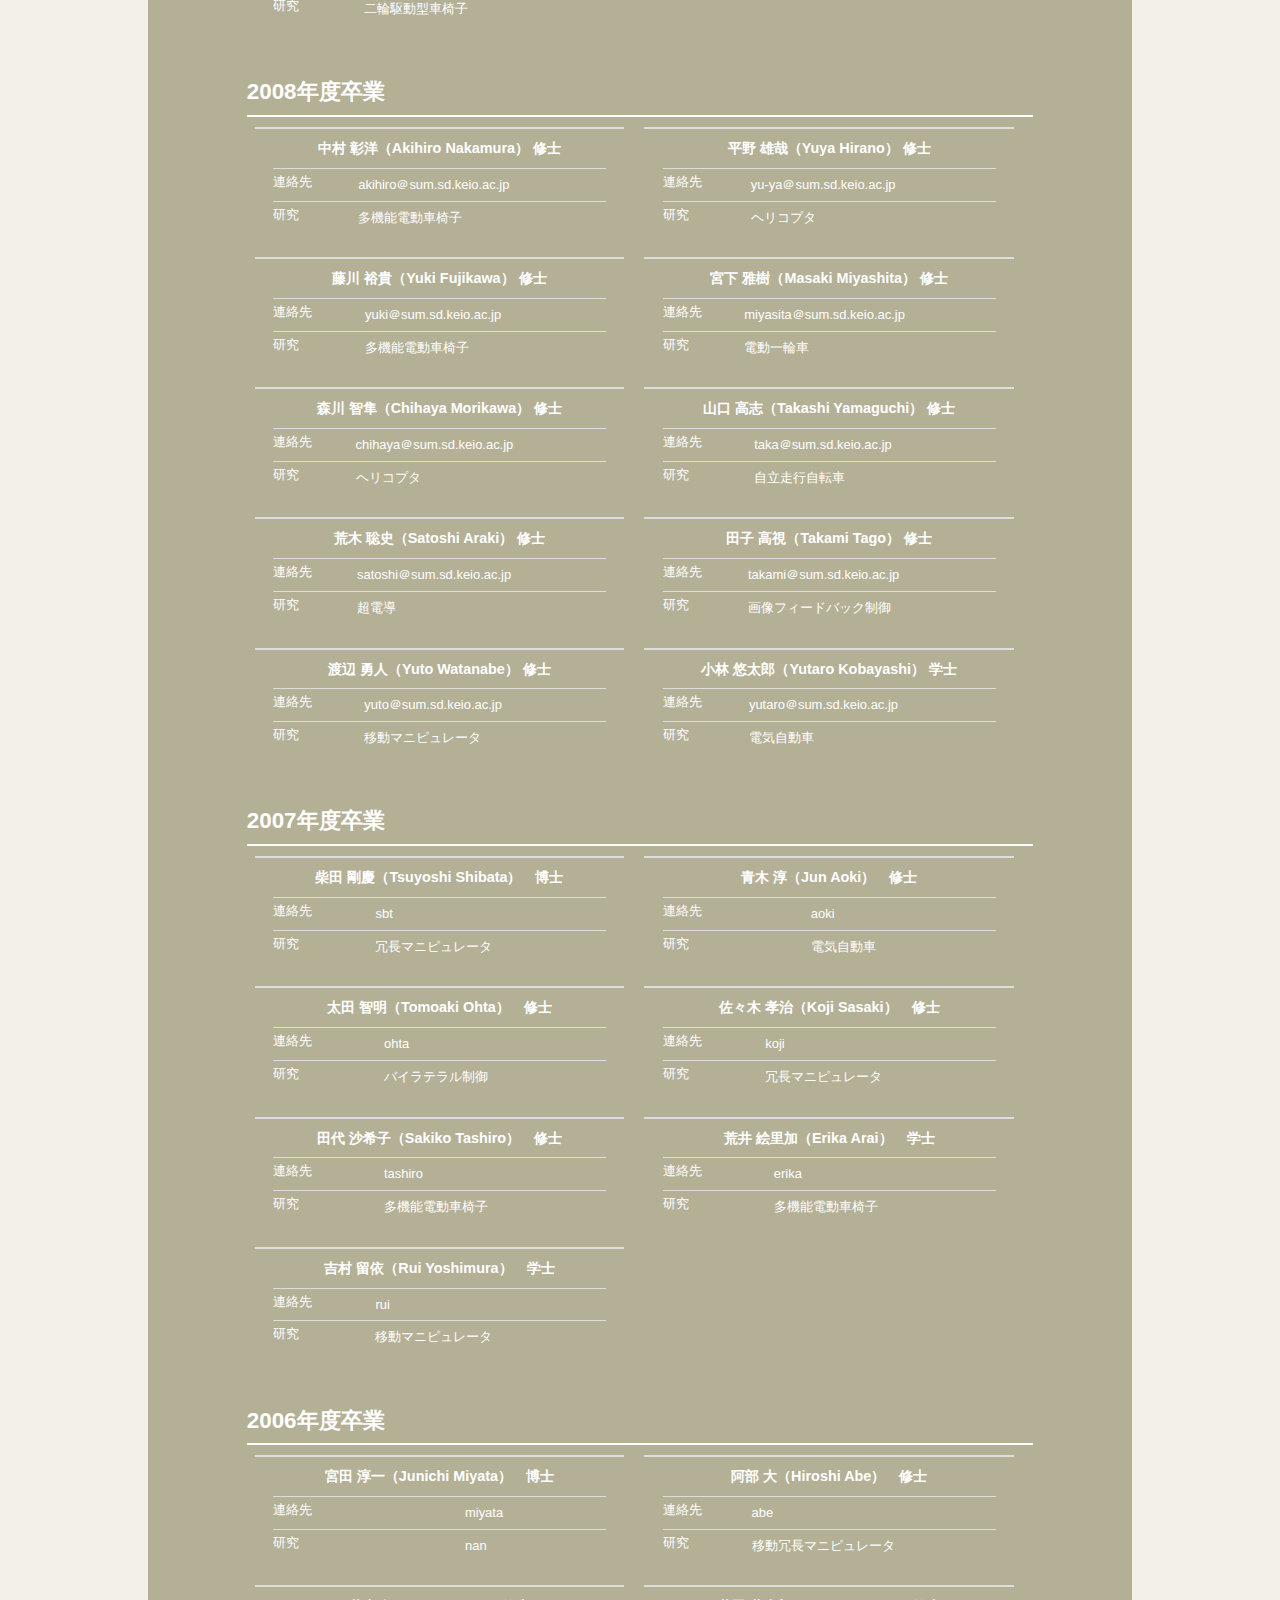
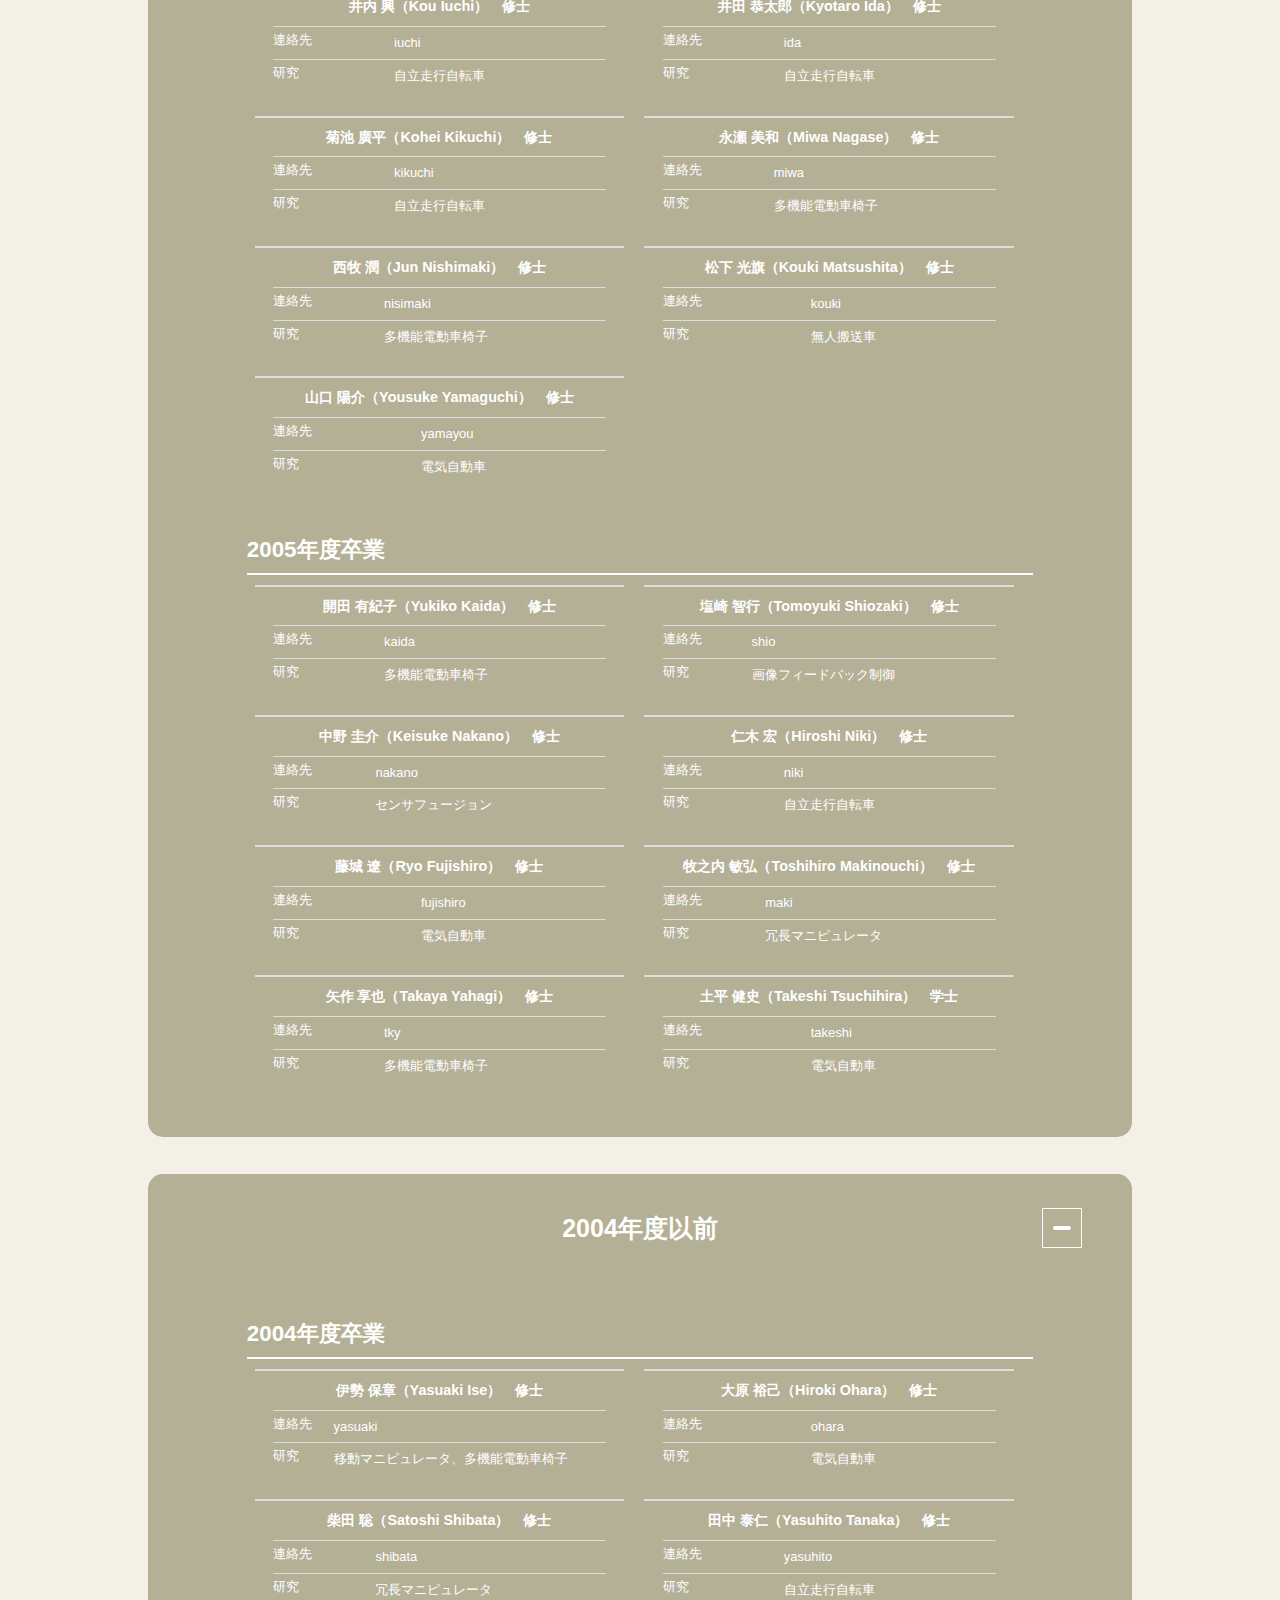
<file: members_obog.html>
<!DOCTYPE html>
<html lang="ja">
<head>
<meta charset="UTF-8">
<meta http-equiv="X-UA-Compatible" content="IE=edge">
<title>KEIO Murakami Lab. メンバー紹介-OB・OG</title>
<meta name="viewport" content="width=device-width, initial-scale=1">
<meta name="description" content="慶應義塾大学 村上俊之研究室　メンバー紹介-OB・OG">
<meta name="keywords" content="">
<link rel="stylesheet" href="css/style.css">
<script src="js/openclose.js"></script>
<script src="js/fixmenu.js"></script>
<script src="js/fixmenu_pagetop.js"></script>
<script src="js/ddmenu_min.js"></script>
<script src="js/sidemenu_view.js"></script>
<script src="js/jquery-3.6.0.min.js"></script>
<script src="js/accordion.js"></script>
<!--<script type="text/javascript" src="https://code.jquery.com/jquery-1.11.3.min.js"></script>-->
<!--[if lt IE 9]>
<script src="https://oss.maxcdn.com/html5shiv/3.7.2/html5shiv.min.js"></script>
<script src="https://oss.maxcdn.com/respond/1.4.2/respond.min.js"></script>
<![endif]-->
<link rel="icon" href="images/favicon.ico">
<link rel="apple-touch-icon" sizes="180x180" href="images/apple-touch-icon.png">
</head>

<body>

<div id="container">
<!---------------------------　ヘッダー　始まり　-------------------------->
<header>
<script src="js/include_headerlogo.js"></script>
<div id="inc_headerlogo"></div>  <!--　ヘッダーロゴ画像の変更は　include_headerlogo.js　から-->
</header>
<!---------------------------　ヘッダー　始まり　-------------------------->

<!---------------------------　メニューバー　読み込み　-------------------------->
<!--　デザイン変更は　style.css から，　メニュー内容の変更は　include_headermenu.js　から　-->
<div id="inc_headermenu"></div>
<script src="js/include_headermenu.js"></script> 
<noscript>
<p id="alart">
お使いのブラウザでJavaScriptが無効なためページを正常に表示できません。<br>
Please enable JavaScript in order to view this content, We're sorry. 
</p>
</noscript>
<!---------------------------　メニューバー　終わり　-------------------------->

<!---------------------------　メサイドニュー 始まり　-------------------------->
<div id="sidemenu"><ul>
<li><a href="#20">2020-</a></li>
<li><a href="#15">2015-2019</a></li>
<li><a href="#10">2010-2014</a></li>
<li><a href="#05">2005-2009</a></li>
<li><a href="#04">-2004</a></li>
<li><a href="#r">留学生</a></li>
</ul></div>
<!---------------------------　メサイドニュー　終わり　-------------------------->

<div id="contents">

<div class="inner">

<section>

<!---------------------------　メンバーリスト 始まり　-------------------------->
<h2>村上研OB・OG</h2>
<div class="memberlink"><a href="#20">&#9654;2020年度以降</a><a href="#15">&#9654;2015-2019年度</a><a href="#10">&#9654;2010-2014年度</a><a href="#05">&#9654;2005-2009年度</a><a href="#04">&#9654;2004年度以前</a><a href="#r">&#9654;留学生</a></div><div class="memberlink"><a href="members.html">メンバー紹介に戻る</a></div>
<div class="section s_07 member_list obog">
<!---------------------------　2020年度以降卒業 始まり　-------------------------->
<!-----------------------　姓名の間のスペースは半角　-------------------------->
<div class="accordion_one"><span id="20" class="link"></span>
<div class="backbox1">
<div class="accordion_header stay">2020年度以降卒業<div class="i_box"><i class="one_i"></i></div></div>
<div class="accordion_inner stay">
	<div class="accordion_one"><!--　ここから一学年分　-->
		<div class="grade">2024年度卒業</div>
		<div class="person"><!--　ここから一人分　-->
			<table>
			<caption>勝野 晃弘 (Akihiro Katsuno)</caption>
			<tr><td>katsuno＠sum.sd.keio.ac.jp</td></tr>
			<tr><td>モータ設計</td></tr>
			<tr><td>アカペラ鑑賞　家族団欒</td></tr>
			<!--<tr><td>環境問題って大事ですね</td></tr>-->
			</table>			 
		</div><!--　ここまでで一人分　-->	
		<div class="person"><!--　ここから一人分　-->
			<table>
			<caption>武藤 一斗 (Kazuto Muto)</caption>
			<tr><td>muto＠sum.sd.keio.ac.jp</td></tr>
			<tr><td>風力発電</td></tr>
			<tr><td>書道、洋楽</td></tr>
			<!--<tr><td>食べても太らない体質に生まれたかったです</td></tr>-->
			</table>			 
		</div><!--　ここまでで一人分　-->
		<div class="person"><!--　ここから一人分　-->
			<table>
			<caption>Matteo Pavia</caption>
			<tr><td>matteopavia＠sum.sd.keio.ac.jp</td></tr>
			<tr><td>外骨格ロボット</td></tr>
			<tr><td>柔道、映画、旅行 </td></tr>
			<!--<tr><td> </td></tr>-->
			</table>			 
		</div><!--　ここまでで一人分　-->
		<div class="person"><!--　ここから一人分　-->
			<table>
			<caption>Seynabu Diop Diop</caption>
			<tr><td>diop＠sum.sd.keio.ac.jp</td></tr>
			<tr><td> </td></tr>
			<tr><td> </td></tr>
			<!--<tr><td> </td></tr>-->
			</table>			 
		</div><!--　ここまでで一人分　-->
	</div><!--　ここまで一学年分　-->

	<div class="accordion_one"><!--　ここから一学年分　-->
		<div class="grade">2023年度卒業</div>
		<div class="person"><!--　ここから一人分　-->
			<table>
			<caption>金澤 洋岳 (Hirotaka Kanazawa)</caption>
			<tr><td>kanazawa＠sum.sd.keio.ac.jp</td></tr>
			<tr><td>2輪型移動ロボット</td></tr>
			<tr><td>テニス、旅行</td></tr>
			<!--<tr><td>朝型人間になりたい！</td></tr>-->
			</table>			 
		</div><!--　ここまでで一人分　-->
		<div class="person"><!--　ここから一人分　-->
			<table>
			<caption>坂江 克斗 (Katsuto Sakae)</caption>
			<tr><td>sakae＠sum.sd.keio.ac.jp</td></tr>
			<tr><td>足部に関する動作解析</td></tr>
			<tr><td>ゲーム</td></tr>
			<!--<tr><td> </td></tr>-->
			</table>			 
		</div><!--　ここまでで一人分　-->
		<div class="person"><!--　ここから一人分　-->
			<table>
			<caption>笹沼 燎矢 (Ryoya Sasanuma)</caption>
			<tr><td>sasanuma＠sum.sd.keio.ac.jp</td></tr>
			<tr><td>風力発電</td></tr>
			<tr><td>サッカー観戦</td></tr>
			<!--<tr><td> </td></tr>-->
			</table>			 
		</div><!--　ここまでで一人分　-->
		<div class="person"><!--　ここから一人分　-->
			<table>
			<caption>馬場 智章 (Tomoaki Baba)</caption>
			<tr><td>baba＠sum.sd.keio.ac.jp</td></tr>
			<tr><td>センサ開発、ハプティクス</td></tr>
			<tr><td>テニス</td></tr>
			<!--<tr><td> </td></tr>-->
			</table>			 
		</div><!--　ここまでで一人分　-->
		<div class="person"><!--　ここから一人分　-->
			<table>
			<caption>Filippo Toffano</caption>
			<tr><td>toffano＠sum.sd.keio.ac.jp</td></tr>
			<tr><td> </td></tr>
			<tr><td> </td></tr>
			<!--<tr><td> </td></tr>-->
			</table>			 
		</div><!--　ここまでで一人分　-->	
		<div class="person"><!--　ここから一人分　-->
			<table>
			<caption>田島　孝光</caption>
			<tr><td>　</td></tr>
			<tr><td>　</td></tr>
			<tr><td>　</td></tr>
			<!--<tr><td>　</td></tr>-->
			</table>
		</div><!--　ここまでで一人分　-->
		<div class="person"><!--　ここから一人分　-->
			<table>
			<caption>孫 暁白 (Xiaobai Sun)</caption>
			<tr><td>s.son＠sum.sd.keio.ac.jp</td></tr>
			<tr><td>　</td></tr>
			<tr><td>バレーボール、映画鑑賞、外乱補償</td></tr>
			<!--<tr><td>にほんごれんしゅうちゅう</td></tr>-->
			</table>			 
		</div><!--　ここまでで一人分　-->
		<div class="person"><!--　ここから一人分　-->
			<table>
			<caption>平田 和也 (Kazuya Hirata)</caption>
			<tr><td>　</td></tr>
			<tr><td>　</td></tr>
			<tr><td>　</td></tr>
			<!--<tr><td>　</td></tr>-->
			</table>			 
		</div><!--　ここまでで一人分　-->	
		<div class="person"><!--　ここから一人分　-->
			<table>
			<caption>仲村　孝行 (Takayuki Nakamura)</caption>
			<tr><td>　</td></tr>
			<tr><td>　</td></tr>
			<tr><td>　</td></tr>
			<!--<tr><td>　</td></tr>-->
			</table>			 
		</div><!--　ここまでで一人分　-->	
		<div class="person"><!--　ここから一人分　-->
			<table>
			<caption>嶌本 慶太 (Keita Shimamoto)</caption>
			<tr><td>　</td></tr>
			<tr><td>　</td></tr>
			<tr><td>　</td></tr>
			<!--<tr><td>　</td></tr>-->
			</table>			 
		</div><!--　ここまでで一人分　-->	
		<div class="person"><!--　ここから一人分　-->
			<table>
			<caption>柳辺 大輔 (Daisuke Yanabe)</caption>
			<tr><td>yanabe＠sum.sd.keio.ac.jp</td></tr>
			<tr><td>マニピュレータ、ニューラルネットワーク</td></tr>
			<tr><td>テニス</td></tr>
			<!--<tr><td>The brain has about 10^14 synapses and we only live for about 10^9 seconds.</td></tr>-->
			</table>			 
		</div><!--　ここまでで一人分　-->
		<div class="person"><!--　ここから一人分　-->
			<table>
			<caption>Gilles Theo-Gabriel</caption>
			<tr><td>theo＠sum.sd.keio.ac.jp</td></tr>
			<tr><td> </td></tr>
			<tr><td> </td></tr>
			<!--<tr><td> </td></tr>-->
			</table>			 
		</div><!--　ここまでで一人分　-->
		<div class="person"><!--　ここから一人分　-->
			<table>
			<caption>Vignolles Luc</caption>
			<tr><td>vignolles@sum.sd.keio.ac.jp </td></tr>
			<tr><td>Constant reduction ratio Twisted String Actuator </td></tr>
			<tr><td> </td></tr>
			<!--<tr><td> </td></tr>-->
			</table>			 
		</div><!--　ここまでで一人分　-->
		<div class="person"><!--　ここから一人分　-->
			<table>
			<caption>Elea Papin</caption>
			<tr><td>eleapapin＠sum.sd.keio.ac.jp</td></tr>
			<tr><td> </td></tr>
			<tr><td> </td></tr>
			<!--<tr><td> </td></tr>-->
			</table>			 
		</div><!--　ここまでで一人分　-->
	</div><!--　ここまで一学年分　-->

	<div class="accordion_one"><!--　ここから一学年分　-->
		<div class="grade">2022年度卒業</div>
		<div class="person"><!--　ここから一人分　-->
			<table>
			 <caption>Mehdi Hazaz</caption>
			 <tr><td>mehdi＠sum.sd.keio.ac.jp</td></tr>
			 <tr><td>電気自動車</td></tr>
			 <!--<tr><td>柔道，メロンパン，お菓子作り</td></tr>
			 <tr><td>研究室の窓の眺めいいなー</td></tr>-->
			</table>
		</div><!--　ここまでで一人分　-->
		<div class="person"><!--　ここから一人分　-->
			<table>
			 <caption>Joel Thompson</caption>
			 <tr><td>t.joel＠keio.jp</td></tr>
			 <tr><td>Human motion Reproduction using Cyber Physical Systems</td></tr>
			 <!--<tr><td>Badminton, Cricket, Pets</td></tr>
			 <tr><td>AI is changing everything. Let’s be prepared to use it only for supporting Humans.</td></tr>-->
			</table>			 
		</div><!--　ここまでで一人分　-->
		<div class="person"><!--　ここから一人分　-->
			<table>
			 <caption>Huang Litong</caption>
			 <tr><td>litonghuang@sum.sd.keio.ac.jp</td></tr>
			 <tr><td>　</td></tr>
			 <!--<tr><td>　</td></tr>-->
			</table>			 
		</div><!--　ここまでで一人分　-->	
		<div class="person"><!--　ここから一人分　-->
			<table>
			<caption>長澤 利幸 (Toshiyuki Nagasawa)</caption>
			<tr><td>nagasawa＠sum.sd.keio.ac.jp</td></tr>
			<tr><td>立位時における動作解析</td></tr>
			<tr><td>ゴルフ、カラオケ</td></tr>
			<!--<tr><td>白杖ロボットあるやないかい！</td></tr>-->
			</table>			 
		</div><!--　ここまでで一人分　-->
		<div class="person"><!--　ここから一人分　-->
			<table>
			<caption>森下 弘規 (Hiroki Morishita)</caption>
			<tr><td>morishita＠sum.sd.keio.ac.jp</td></tr>
			<tr><td>動作解析、動作支援、操作インタフェース</td></tr>
			<tr><td>映画鑑賞、バドミントン、サイクリング</td></tr>
			<!--<tr><td>ブルーライト浴びすぎて寝つき悪い</td></tr>-->
			</table>			 
		</div><!--　ここまでで一人分　-->
		<div class="person"><!--　ここから一人分　-->
			<table>
			<caption>矢島 光留 (Hikaru Yajima)</caption>
			<tr><td>yajima＠sum.sd.keio.ac.jp</td></tr>
			<tr><td>2輪型移動ロボット</td></tr>
			<tr><td>犬の動画見ること</td></tr>
			<!--<tr><td>落ち着きのある人目指してます！</td></tr>-->
			</table>			 
		</div><!--　ここまでで一人分　-->
		<div class="person"><!--　ここから一人分　-->
			<table>
			<caption>山田 勝資 (Masashi Yamada)</caption>
			<tr><td>myamada＠sum.sd.keio.ac.jp</td></tr>
			<tr><td>風力発電</td></tr>
			<tr><td>一眼カメラ、写真</td></tr>
			<!--<tr><td>フルサイズのガチ勢</td></tr>-->
			</table>			 
		</div><!--　ここまでで一人分　-->
	</div><!--　ここまで一学年分　-->
	
	<div class="accordion_one"><!--　ここから一学年分　-->
		<div class="grade">2021年度卒業</div>
		<div class="person"><!--　ここから一人分　-->
			<table>
			 <caption>桑原 央明 (Hiroaki Kuwahara)</caption>
			 <tr><td>kuwahara＠sum.sd.keio.ac.jp</td></tr>
			 <tr><td>　</td></tr>
			 <!--<tr><td>　</td></tr>-->
			</table>			 
		</div><!--　ここまでで一人分　-->	
		<div class="person"><!--　ここから一人分　-->
			<table>
			 <caption>和田 眞一 (Shin-ichi Wada)</caption>
			 <tr><td>　</td></tr>
			 <tr><td>　</td></tr>
			 <!--<tr><td>　</td></tr>-->
			</table>			 
		</div><!--　ここまでで一人分　-->
		<div class="person"><!--　ここから一人分　-->
			<table>
			 <caption>田脇 裕太 (Yuta Tawaki)</caption>
			 <tr><td>y.tawaki＠sum.sd.keio.ac.jp</td></tr>
			 <tr><td>Ph. D students (Human-in-the-loop control systems), MITOU creator: "IoT rehabilitation platform"</td></tr>
			 <!--<tr><td>水泳、share</td></tr>-->
			 <!--<tr><td><A Href="https://www.researchgate.net/profile/Yuta_Tawaki" target="_blank"  rel="noopener noreferrer">ResearchGate <img src="images/link2.png" alt="ResearchGate" width="15px"></image></A></td></tr>-->
			</table>			 
		</div><!--　ここまでで一人分　-->	
		<div class="person"><!--　ここから一人分　-->
			<table>
			 <caption>大平 峻 (Takashi Ohhira)</caption>
			 <tr><td>ohhira＠sum.sd.keio.ac.jp</td></tr>
			 <tr><td>Force control</td></tr>
			 <!--<tr><td>Dolphin watching</td></tr>-->
			 <!--<tr><td>いるかはどこかなぁ？</td></tr>-->
			</table>
		</div><!--　ここまでで一人分　-->
		<div class="person"><!--　ここから一人分　-->
			<table>
			 <caption>関口 大耀 (Taiyo Sekiguchi)</caption>
			 <tr><td>tsekiguchi＠sum.sd.keio.ac.jp</td></tr>
			 <tr><td>二輪車椅子</td></tr>
			 <!--<tr><td>バスケ、筋トレ、漫画</td></tr>-->
			 <!--<tr><td>それはちょっとねぇ? 世間は許してくrえゃすぇんよ</td></tr>-->
			</table>			 
		</div><!--　ここまでで一人分　-->
		<div class="person"><!--　ここから一人分　-->
			<table>
			 <caption>大湊 健太郎 (Kentaro Ominato)</caption>
			 <tr><td>ominato＠sum.sd.keio.ac.jp</td></tr>
			 <tr><td>2輪歩行補助ロボット、全方向移動歩行補助機</td></tr>
			 <!--<tr><td>バドミントン、スポーツ観戦、音楽を聴くこと、旋回すること</td></tr>-->
			 <!--<tr><td>なんか俺が一人でやってるし</td></tr>-->
			</table>			 
		</div><!--　ここまでで一人分　-->
		<div class="person"><!--　ここから一人分　-->
			<table>
			 <caption>菅谷 岳人 (Taketo Sugaya)</caption>
			 <tr><td>sugaya＠sum.sd.keio.ac.jp</td></tr>
			 <tr><td>ドローン</td></tr>
			 <!--<tr><td>野球観戦</td></tr>-->
			 <!--<tr><td>実験用のドローンを作る！</td></tr>-->
			</table>			 
		</div><!--　ここまでで一人分　-->
		<div class="person"><!--　ここから一人分　-->
			<table>
			 <caption>竹野内 司 (Tsukasa Takenouchi)</caption>
			 <tr><td>takenouchi＠sum.sd.keio.ac.jp</td></tr>
			 <tr><td>バイラテラル制御</td></tr>
			 <!--<tr><td>プロ野球</td></tr>-->
			 <!--<tr><td>ぶち破れ！オレがヤル</td></tr>-->
			</table>			 
		</div><!--　ここまでで一人分　-->
		<div class="person"><!--　ここから一人分　-->
			<table>
			 <caption>平岡 敦 (Atsushi Hiraoka)</caption>
			 <tr><td>hiraoka＠sum.sd.keio.ac.jp</td></tr>
			 <tr><td>動作支援制御、直列弾性アクチュエータ</td></tr>
			 <!--<tr><td>合唱、登山、散歩</td></tr>-->
			 <!--<tr><td>身体が固いです。 マニピュレータも固いです。</td></tr>-->
			</table>			 
		</div><!--　ここまでで一人分　-->
		<div class="person"><!--　ここから一人分　-->
			<table>
			 <caption>松本 有司 (Yuji Matsumoto)</caption>
			 <tr><td>matsumoto＠sum.sd.keio.ac.jp</td></tr>
			 <tr><td>二足歩行ロボット関連</td></tr>
			 <!--<tr><td>ドラム、モーグル</td></tr>-->
			 <!--<tr><td>スピッツが好きです</td></tr>-->
			</table>			 
		</div><!--　ここまでで一人分　-->
	</div><!--　ここまで一学年分　-->
<div class="accordion_one"><!--　ここから一学年分　-->
<div class="grade">2020年度卒業</div>
<div class="person"><!--　ここから一人分　-->
<table><caption>Maximilien Tsuji</caption>
<tr><td><NA></td></tr>
<tr><td>Cooperative transport control of omnidirectional robots</td></tr>
</table></div><!--　ここまでで一人分　-->
<div class="person"><!--　ここから一人分　-->
<table><caption>石川 貴啓 (Takahiro Ishikawa)</caption>
<tr><td>ishikawa＠sum.sd.keio.ac.jp</td></tr>
<tr><td>動作解析</td></tr>
</table></div><!--　ここまでで一人分　-->
<div class="person"><!--　ここから一人分　-->
<table><caption>大藤 茜 (Akane Oto)</caption>
<tr><td>oto＠sum.sd.keio.ac.jp</td></tr>
<tr><td>歩行補助機</td></tr>
</table></div><!--　ここまでで一人分　-->
<div class="person"><!--　ここから一人分　-->
<table><caption>岡野 寿朗 (Toshiaki Okano)</caption>
<tr><td>okapijuly＠sum.sd.keio.ac.jp</td></tr>
<tr><td>Motion reproduction</td></tr>
</table></div><!--　ここまでで一人分　-->
<div class="person"><!--　ここから一人分　-->
<table><caption>金 城慧（Kim Seonghye）</caption>
<tr><td>kim＠sum.sd.keio.ac.jp</td></tr>
<tr><td>動作解析</td></tr>
</table></div><!--　ここまでで一人分　-->
<div class="person"><!--　ここから一人分　-->
<table><caption>辰巳 周一 (Shuichi Tatsumi)</caption>
<tr><td>tatsumi＠sum.sd.keio.ac.jp</td></tr>
<tr><td>全方向移動ロボットの駆動力制御</td></tr>
</table></div><!--　ここまでで一人分　-->
<div class="person"><!--　ここから一人分　-->
<table><caption>福徳 海貴 (Kaiki Fukutoku)</caption>
<tr><td>fukutoku＠sum.sd.keio.ac.jp</td></tr>
<tr><td>人体のモデル化、運動解析、動作支援制御</td></tr>
</table></div><!--　ここまでで一人分　-->
<div class="person"><!--　ここから一人分　-->
<table><caption>舛田 博勇 (Hirotoshi Masuda)</caption>
<tr><td>hmasuda＠sum.sd.keio.ac.jp</td></tr>
<tr><td>ヒューマンインタフェース</td></tr>
</table></div><!--　ここまでで一人分　-->
<div class="person"><!--　ここから一人分　-->
<table><caption>横田 恵之介 (Keinosuke Yokota)</caption>
<tr><td>yokota＠sum.sd.keio.ac.jp</td></tr>
<tr><td>二輪車椅子</td></tr>
</table></div><!--　ここまでで一人分　-->
<div class="person"><!--　ここから一人分　-->
	<table>
	 <caption>水谷 友輝 (Tomoki Mizutani)</caption>
	 <tr><td>mizutani＠sum.sd.keio.ac.jp</td></tr>
	 <tr><td>バイラテラル制御</td></tr>
	 <tr><td>音楽鑑賞、ゲーム、限界しりとり</td></tr>
	 <!--<tr><td>やらかしても頑張りましょう</td></tr>-->
	</table>			 
   </div><!--　ここまでで一人分　-->
</div><!--　ここまで一学年分　-->
</div>
</div>
</div>
<!---------------------------　2020年度以降卒業 終わり　-------------------------->
<!---------------------------　2015～2019年度 始まり　-------------------------->
<!-----------------------　姓名の間のスペースは半角　-------------------------->
<div class="accordion_one"><span id="15" class="link"></span>
<div class="backbox1">
<div class="accordion_header stay">2015～2019年度<div class="i_box"><i class="one_i"></i></div></div>
<div class="accordion_inner stay">
<div class="accordion_one"><!--　ここから一学年分　-->
<div class="grade">2019年度卒業</div>
<div class="person"><!--　ここから一人分　-->
<table><caption>Kasun Prasanga</caption>
<tr><td>kasun＠sum.sd.keio.ac.jp</td></tr>
<tr><td>Biped robot</td></tr>
</table></div><!--　ここまでで一人分　-->
<div class="person"><!--　ここから一人分　-->
<table><caption>川村 彰宏 (Akihiro Kawamura)</caption>
<tr><td>kawamura＠sum.sd.keio.ac.jp</td></tr>
<tr><td>水中ロボット</td></tr>
</table></div><!--　ここまでで一人分　-->
<div class="person"><!--　ここから一人分　-->
<table><caption>Maxime Holstein</caption>
<tr><td>maxime＠sum.sd.keio.jp</td></tr>
<tr><td>水中ロボット</td></tr>
</table></div><!--　ここまでで一人分　-->
<div class="person"><!--　ここから一人分　-->
<table><caption>王 宇威</caption>
<tr><td>ou_ui＠sum.sd.keio.ac.jp</td></tr>
<tr><td>二輪移動マニピュレータ</td></tr>
</table></div><!--　ここまでで一人分　-->
<div class="person"><!--　ここから一人分　-->
<table><caption>上山 和也 (Kazuya Kamiyama)</caption>
<tr><td>kamiyama＠sum.sd.keio.ac.jp</td></tr>
<tr><td>就職活動</td></tr>
</table></div><!--　ここまでで一人分　-->
<div class="person"><!--　ここから一人分　-->
<table><caption>國井 巴絵 (Tomoe Kunii)</caption>
<tr><td>kunii＠sum.sd.keio.ac.jp</td></tr>
<tr><td>振戦制御</td></tr>
</table></div><!--　ここまでで一人分　-->
<div class="person"><!--　ここから一人分　-->
<table><caption>関谷 洸伸 (Koushin Sekiya)</caption>
<tr><td>sekiya＠sum.sd.keio.ac.jp</td></tr>
<tr><td>移動柔軟マニュピレータ</td></tr>
</table></div><!--　ここまでで一人分　-->
<div class="person"><!--　ここから一人分　-->
<table><caption>中村 佑輔 (Yusuke Nakamura)</caption>
<tr><td>nakamura＠sum.sd.keio.ac.jp</td></tr>
<tr><td>電気自動車</td></tr>
</table></div><!--　ここまでで一人分　-->
<div class="person"><!--　ここから一人分　-->
<table><caption>野村 実希 (Miki Nomura)</caption>
<tr><td>mnomura＠sum.sd.keio.ac.jp</td></tr>
<tr><td>二輪車椅子</td></tr>
</table></div><!--　ここまでで一人分　-->
<div class="person"><!--　ここから一人分　-->
<table><caption>水野 瞬 (Shun Mizuno)</caption>
<tr><td>mizono＠sum.sd.keio.ac.jp</td></tr>
<tr><td>ロボット協調制御</td></tr>
</table></div><!--　ここまでで一人分　-->
<div class="person"><!--　ここから一人分　-->
<table><caption>村田 有実子 (Yumiko Murata)</caption>
<tr><td>murata＠sum.sd.keio.ac.jp</td></tr>
<tr><td>動作解析</td></tr>
</table></div><!--　ここまでで一人分　-->
</div><!--　ここまで一学年分　-->
<div class="accordion_one"><!--　ここから一学年分　-->
<div class="grade">2018年度卒業</div>
<div class="person"><!--　ここから一人分　-->
<table><caption>安間 雄和 (Yuwa Amma)</caption>
<tr><td>amma＠sum.sd.keio.ac.jp</td></tr>
<tr><td>空気圧インターフェース</td></tr>
</table></div><!--　ここまでで一人分　-->
<div class="person"><!--　ここから一人分　-->
<table><caption>小笠原 啓太 (Keita Ogasawara)</caption>
<tr><td>ogasawara＠sum.sd.keio.ac.jp</td></tr>
<tr><td>nan</td></tr>
</table></div><!--　ここまでで一人分　-->
<div class="person"><!--　ここから一人分　-->
<table><caption>木村 拓迪 (Hiromichi Kimura)</caption>
<tr><td>kimura＠sum.sd.keio.ac.jp</td></tr>
<tr><td>転倒防止支援</td></tr>
</table></div><!--　ここまでで一人分　-->
<div class="person"><!--　ここから一人分　-->
<table><caption>高橋 一石 (Isseki Takahashi)</caption>
<tr><td>takahashi＠sum.sd.keio.ac.jp</td></tr>
<tr><td>二輪車椅子</td></tr>
</table></div><!--　ここまでで一人分　-->
<div class="person"><!--　ここから一人分　-->
<table><caption>森 隆政 (Ryusei Mori)</caption>
<tr><td>mori＠sum.sd.keio.ac.jp</td></tr>
<tr><td>柔軟マニピュレータ</td></tr>
</table></div><!--　ここまでで一人分　-->
<div class="person"><!--　ここから一人分　-->
<table><caption>呂 万平 (Wanping Lyu)</caption>
<tr><td>lyu＠sum.sd.keio.ac.jp</td></tr>
<tr><td>Human support by robot</td></tr>
</table></div><!--　ここまでで一人分　-->
<div class="person"><!--　ここから一人分　-->
<table><caption>Charlotte Quintrand</caption>
<tr><td>charlotte＠sum.sd.keio.ac.jp</td></tr>
<tr><td>協調移動ロボット</td></tr>
</table></div><!--　ここまでで一人分　-->
<div class="person"><!--　ここから一人分　-->
<table><caption>Marzia Pipino</caption>
<tr><td>pipino.marzia＠sum.sd.keio.ac.jp</td></tr>
<tr><td>Human Motion Analysis</td></tr>
</table></div><!--　ここまでで一人分　-->
<div class="person"><!--　ここから一人分　-->
<table><caption>岡崎 さつき (Satsuki Okazaki)</caption>
<tr><td>okazaki＠sum.sd.keio.ac.jp</td></tr>
<tr><td>オブザーバ設計</td></tr>
</table></div><!--　ここまでで一人分　-->
</div><!--　ここまで一学年分　-->
<div class="accordion_one"><!--　ここから一学年分　-->
<div class="grade">2017年度卒業</div>
<div class="person"><!--　ここから一人分　-->
<table><caption>天海 翔 (Sho Amagai)</caption>
<tr><td>amagai＠sum.sd.keio.ac.jp</td></tr>
<tr><td>二輪車椅子</td></tr>
</table></div><!--　ここまでで一人分　-->
<div class="person"><!--　ここから一人分　-->
<table><caption>内田 英克 (Hidekatsu Uchida)</caption>
<tr><td>uchida＠sum.sd.keio.ac.jp</td></tr>
<tr><td>電気自動車，バイラテラル制御</td></tr>
</table></div><!--　ここまでで一人分　-->
<div class="person"><!--　ここから一人分　-->
<table><caption>坂井 康太郎 (Kotaro Sakai)</caption>
<tr><td>kotaro＠sum.sd.keio.ac.jp</td></tr>
<tr><td>電気自動車、歩行補助機</td></tr>
</table></div><!--　ここまでで一人分　-->
<div class="person"><!--　ここから一人分　-->
<table><caption>中井 一真 (Kazuma Nakai)</caption>
<tr><td>nakai＠sum.sd.keio.ac.jp</td></tr>
<tr><td>ブラシレスDCモータ</td></tr>
</table></div><!--　ここまでで一人分　-->
<div class="person"><!--　ここから一人分　-->
<table><caption>服部 真大 (Masahiro Hattori)</caption>
<tr><td>hattori＠sum.sd.keio.ac.jp</td></tr>
<tr><td>画像フィードバック制御，歩行補助機</td></tr>
</table></div><!--　ここまでで一人分　-->
<div class="person"><!--　ここから一人分　-->
<table><caption>Baptiste Rouzier</caption>
<tr><td>baptiste＠sum.sd.keio.ac.jp</td></tr>
<tr><td>電気自動車</td></tr>
</table></div><!--　ここまでで一人分　-->
<div class="person"><!--　ここから一人分　-->
<table><caption>Dylan Arnal</caption>
<tr><td>dylan＠sum.sd.keio.ac.jp</td></tr>
<tr><td>ロボットアーム</td></tr>
</table></div><!--　ここまでで一人分　-->
<div class="person"><!--　ここから一人分　-->
<table><caption>Leonardo Stretti</caption>
<tr><td>leo.stretti＠hotmail.it</td></tr>
<tr><td>robotics, signal processing, control theory</td></tr>
</table></div><!--　ここまでで一人分　-->
<div class="person"><!--　ここから一人分　-->
<table><caption>Killian Legeay</caption>
<tr><td>killian＠sum.sd.keio.ac.jp</td></tr>
<tr><td>nan</td></tr>
</table></div><!--　ここまでで一人分　-->
</div><!--　ここまで一学年分　-->
<div class="accordion_one"><!--　ここから一学年分　-->
<div class="grade">2016年度卒業</div>
<div class="person"><!--　ここから一人分　-->
<table><caption>花岡 遼 (Ryo Hanaoka)</caption>
<tr><td>hanaoka＠sum.sd.keio.ac.jp</td></tr>
<tr><td>歩行補助機</td></tr>
</table></div><!--　ここまでで一人分　-->
<div class="person"><!--　ここから一人分　-->
<table><caption>濱谷 櫻子 (Sakurako Hamatani)</caption>
<tr><td>hamatani＠sum.sd.keio.ac.jp</td></tr>
<tr><td>二輪車椅子</td></tr>
</table></div><!--　ここまでで一人分　-->
<div class="person"><!--　ここから一人分　-->
<table><caption>前島 綜太朗 (Sotaro Maejima)</caption>
<tr><td>maejima＠sum.sd.keio.ac.jp</td></tr>
<tr><td>画像フィードバック制御，電気自動車</td></tr>
</table></div><!--　ここまでで一人分　-->
<div class="person"><!--　ここから一人分　-->
<table><caption>大山 誠人 (Masato Oyama)</caption>
<tr><td>oyama＠sum.sd.keio.ac.jp</td></tr>
<tr><td>二輪モビリティ</td></tr>
</table></div><!--　ここまでで一人分　-->
<div class="person"><!--　ここから一人分　-->
<table><caption>Julien Tiron</caption>
<tr><td>julien＠sum.sd.keio.ac.jp</td></tr>
<tr><td>robotics, swarm robotics, IoT, microcontrollers</td></tr>
</table></div><!--　ここまでで一人分　-->
<div class="person"><!--　ここから一人分　-->
<table><caption>Florent Hoareau</caption>
<tr><td>hoareau＠sum.sd.keio.ac.jp</td></tr>
<tr><td>二輪車椅子</td></tr>
</table></div><!--　ここまでで一人分　-->
</div><!--　ここまで一学年分　-->
<div class="accordion_one"><!--　ここから一学年分　-->
<div class="grade">2015年度卒業</div>
<div class="person"><!--　ここから一人分　-->
<table><caption>鐙 崇雅 (Takamasa Abumi) 修士</caption>
<tr><td>takamasa＠sum.sd.keio.ac.jp</td></tr>
<tr><td>電動バイク</td></tr>
</table></div><!--　ここまでで一人分　-->
<div class="person"><!--　ここから一人分　-->
<table><caption>老木 融 (Tohru Oiki) 修士</caption>
<tr><td>oiki＠sum.sd.keio.ac.jp</td></tr>
<tr><td>バイラテラル制御</td></tr>
</table></div><!--　ここまでで一人分　-->
<div class="person"><!--　ここから一人分　-->
<table><caption>奥村 幸弘 (Yukihiro Okumura) 修士</caption>
<tr><td>okumura＠sum.sd.keio.ac.jp</td></tr>
<tr><td>画像フィードバック制御，電気自動車</td></tr>
</table></div><!--　ここまでで一人分　-->
<div class="person"><!--　ここから一人分　-->
<table><caption>平田 展章 (Nobuaki Hirata) 修士</caption>
<tr><td>n_hirata＠sum.sd.keio.ac.jp</td></tr>
<tr><td>二輪車椅子</td></tr>
</table></div><!--　ここまでで一人分　-->
<div class="person"><!--　ここから一人分　-->
<table><caption>廣田 貴一 (Kiichi Hirota) 修士</caption>
<tr><td>hirota＠sum.sd.keio.ac.jp</td></tr>
<tr><td>歩行補助機</td></tr>
</table></div><!--　ここまでで一人分　-->
<div class="person"><!--　ここから一人分　-->
<table><caption>楊 川（Yang Chuan） 博士</caption>
<tr><td>yang＠sum.sd.keio.ac.jp</td></tr>
<tr><td>歩行補助機・バイク</td></tr>
</table></div><!--　ここまでで一人分　-->
<div class="person"><!--　ここから一人分　-->
<table><caption>Kamal MOHYELDINE 短期留学</caption>
<tr><td>kamal＠sum.sd.keio.ac.jp</td></tr>
<tr><td>高齢者補助</td></tr>
</table></div><!--　ここまでで一人分　-->
<div class="person"><!--　ここから一人分　-->
<table><caption>加賀美 直久(Naohisa Kagami) 修士</caption>
<tr><td>kagami＠sum.sd.keio.ac.jp</td></tr>
<tr><td>動作解析</td></tr>
</table></div><!--　ここまでで一人分　-->
<div class="person"><!--　ここから一人分　-->
<table><caption>平松 知樹(Tomoki Hiramatsu) 修士</caption>
<tr><td>hiramatsu＠sum.sd.keio.ac.jp</td></tr>
<tr><td>電動バイク</td></tr>
</table></div><!--　ここまでで一人分　-->
<div class="person"><!--　ここから一人分　-->
<table><caption>戴 夢陽 (Muyou Tai) 学士</caption>
<tr><td>muyou＠sum.sd.keio.ac.jp</td></tr>
<tr><td>バイラテラル制御</td></tr>
</table></div><!--　ここまでで一人分　-->
<div class="person"><!--　ここから一人分　-->
<table><caption>中込 貴大 (Takahiro Nakagome) 学士</caption>
<tr><td>nakagome＠sum.sd.keio.ac.jp</td></tr>
<tr><td>電気自動車</td></tr>
</table></div><!--　ここまでで一人分　-->
</div><!--　ここまで一学年分　-->
</div>
</div>
</div>
<!---------------------------　2015～2019年度 終わり　-------------------------->
<!---------------------------　2010～2014年度 始まり　-------------------------->
<!-----------------------　姓名の間のスペースは半角　-------------------------->
<div class="accordion_one"><span id="10" class="link"></span>
<div class="backbox1">
<div class="accordion_header stay">2010～2014年度<div class="i_box"><i class="one_i"></i></div></div>
<div class="accordion_inner stay">
<div class="accordion_one"><!--　ここから一学年分　-->
<div class="grade">2014年度卒業</div>
<div class="person"><!--　ここから一人分　-->
<table><caption>黄友 真平 (Shinpei Otomo)</caption>
<tr><td>otomo＠sum.sd.keio.ac.jp</td></tr>
<tr><td>クレーン</td></tr>
</table></div><!--　ここまでで一人分　-->
<div class="person"><!--　ここから一人分　-->
<table><caption>蒲谷 実千 (Miyuki Kamatani)</caption>
<tr><td>kamatani＠sum.sd.keio.ac.jp</td></tr>
<tr><td>二輪車椅子</td></tr>
</table></div><!--　ここまでで一人分　-->
<div class="person"><!--　ここから一人分　-->
<table><caption>小林 将大 (Nobuhiro Kobayashi)</caption>
<tr><td>nobu＠sum.sd.keio.ac.jp</td></tr>
<tr><td>バイラテラル制御</td></tr>
</table></div><!--　ここまでで一人分　-->
<div class="person"><!--　ここから一人分　-->
<table><caption>齋藤 大介 (Daisuke Saito)</caption>
<tr><td>daisaito＠sum.sd.keio.ac.jp</td></tr>
<tr><td>歩行補助機</td></tr>
</table></div><!--　ここまでで一人分　-->
<div class="person"><!--　ここから一人分　-->
<table><caption>長山 弘樹 (Hiroki Nagayama)</caption>
<tr><td>nagayama＠sum.sd.keio.ac.jp</td></tr>
<tr><td>画像フィードバック</td></tr>
</table></div><!--　ここまでで一人分　-->
</div><!--　ここまで一学年分　-->
<div class="accordion_one"><!--　ここから一学年分　-->
<div class="grade">2013年度卒業</div>
<div class="person"><!--　ここから一人分　-->
<table><caption>王 晗晟（Wang Hansheng）</caption>
<tr><td>cileyn＠sum.sd.keio.ac.jp</td></tr>
<tr><td>画像フィードバック</td></tr>
</table></div><!--　ここまでで一人分　-->
<div class="person"><!--　ここから一人分　-->
<table><caption>Negoita George Alexandru</caption>
<tr><td>alex＠sum.sd.keio.ac.jp</td></tr>
<tr><td>歩行補助</td></tr>
</table></div><!--　ここまでで一人分　-->
<div class="person"><!--　ここから一人分　-->
<table><caption>王 敏（Oh Min）</caption>
<tr><td>min＠sum.sd.keio.ac.jp</td></tr>
<tr><td>クレーン</td></tr>
</table></div><!--　ここまでで一人分　-->
<div class="person"><!--　ここから一人分　-->
<table><caption>Paul Dib</caption>
<tr><td>paul＠sum.sd.keio.ac.jp</td></tr>
<tr><td>歩行補助</td></tr>
</table></div><!--　ここまでで一人分　-->
<div class="person"><!--　ここから一人分　-->
<table><caption>Rudy Bunel</caption>
<tr><td>rudy＠sum.sd.keio.ac.jp</td></tr>
<tr><td>バイラテラル制御</td></tr>
</table></div><!--　ここまでで一人分　-->
<div class="person"><!--　ここから一人分　-->
<table><caption>市戸 達也（Tatuya Ichito）</caption>
<tr><td>ichito＠sum.sd.keio.ac.jp</td></tr>
<tr><td>電動バイク</td></tr>
</table></div><!--　ここまでで一人分　-->
<div class="person"><!--　ここから一人分　-->
<table><caption>沖山 航（Ko Okiyama）</caption>
<tr><td>ko＠sum.sd.keio.ac.jp</td></tr>
<tr><td>画像フィードバック，バイラテラル制御</td></tr>
</table></div><!--　ここまでで一人分　-->
<div class="person"><!--　ここから一人分　-->
<table><caption>倉林 利行（Toshiyuki Kurabayashi）</caption>
<tr><td>kurabayashi＠sum.sd.keio.ac.jp</td></tr>
<tr><td>クレーン</td></tr>
</table></div><!--　ここまでで一人分　-->
<div class="person"><!--　ここから一人分　-->
<table><caption>笹山 実紗子（Misako Sasayama）</caption>
<tr><td>sasayama＠sum.sd.keio.ac.jp</td></tr>
<tr><td>歩行補助機</td></tr>
</table></div><!--　ここまでで一人分　-->
<div class="person"><!--　ここから一人分　-->
<table><caption>平田 和也（Kazuya Hirata）</caption>
<tr><td>hirata＠sum.sd.keio.ac.jp</td></tr>
<tr><td>二輪車椅子</td></tr>
</table></div><!--　ここまでで一人分　-->
</div><!--　ここまで一学年分　-->
<div class="accordion_one"><!--　ここから一学年分　-->
<div class="grade">2012年度卒業</div>
<div class="person"><!--　ここから一人分　-->
<table><caption>アム（Jadesada Maneeratanaporn）</caption>
<tr><td>aum＠sum.sd.keio.ac.jp</td></tr>
<tr><td>Overhead crane control</td></tr>
</table></div><!--　ここまでで一人分　-->
<div class="person"><!--　ここから一人分　-->
<table><caption>梅本 恭平（Kyohei Umemoto）</caption>
<tr><td>ume＠sum.sd.keio.ac.jp</td></tr>
<tr><td>冗長移動マニピュレータ</td></tr>
</table></div><!--　ここまでで一人分　-->
<div class="person"><!--　ここから一人分　-->
<table><caption>奥山 勇治（Yuji Okuyama）</caption>
<tr><td>okuyama＠sum.sd.keio.ac.jp</td></tr>
<tr><td>電気自動車</td></tr>
</table></div><!--　ここまでで一人分　-->
<div class="person"><!--　ここから一人分　-->
<table><caption>小牟田 清俊（Komuta Kiyotoshi）</caption>
<tr><td>komuta＠sum.sd.keio.ac.jp</td></tr>
<tr><td>バイラテラル制御</td></tr>
</table></div><!--　ここまでで一人分　-->
<div class="person"><!--　ここから一人分　-->
<table><caption>鈴木 健（Ken Suzuki）</caption>
<tr><td>ken＠sum.sd.keio.ac.jp</td></tr>
<tr><td>クレーン</td></tr>
</table></div><!--　ここまでで一人分　-->
<div class="person"><!--　ここから一人分　-->
<table><caption>柴田 賢人（Shibata Kento）</caption>
<tr><td>kent＠sum.sd.keio.ac.jp</td></tr>
<tr><td>電気自動車</td></tr>
</table></div><!--　ここまでで一人分　-->
</div><!--　ここまで一学年分　-->
<div class="accordion_one"><!--　ここから一学年分　-->
<div class="grade">2011年度卒業</div>
<div class="person"><!--　ここから一人分　-->
<table><caption>ジハン アジャ（Cihan Acar） 博士</caption>
<tr><td>cihan＠sum.sd.keio.ac.jp</td></tr>
<tr><td>冗長移動マニピュレータ</td></tr>
</table></div><!--　ここまでで一人分　-->
<div class="person"><!--　ここから一人分　-->
<table><caption>ジェローム カルリェ（Jerome Carlier） 修士</caption>
<tr><td>jey＠sum.sd.keio.ac.jp</td></tr>
<tr><td>電気自動車</td></tr>
</table></div><!--　ここまでで一人分　-->
<div class="person"><!--　ここから一人分　-->
<table><caption>河村 琢郎（Takuro Kawamura）</caption>
<tr><td>takuro＠sum.sd.keio.ac.jp</td></tr>
<tr><td>二輪車椅子、電動自転車</td></tr>
</table></div><!--　ここまでで一人分　-->
<div class="person"><!--　ここから一人分　-->
<table><caption>金 秉奎（Byoung-Gyu Kim）</caption>
<tr><td>80kimbg＠sum.sd.keio.ac.jp</td></tr>
<tr><td>電気自動車</td></tr>
</table></div><!--　ここまでで一人分　-->
<div class="person"><!--　ここから一人分　-->
<table><caption>神保 大輔（Daisuke Jimbo）</caption>
<tr><td>daisuke＠sum.sd.keio.ac.jp</td></tr>
<tr><td>電気自動車</td></tr>
</table></div><!--　ここまでで一人分　-->
<div class="person"><!--　ここから一人分　-->
<table><caption>鈴木 大也（Hiroya Suzuki）</caption>
<tr><td>hiroya＠sum.sd.keio.ac.jp</td></tr>
<tr><td>画像フィードバック、ヘリコプタ</td></tr>
</table></div><!--　ここまでで一人分　-->
<div class="person"><!--　ここから一人分　-->
<table><caption>堀江 亮介（Ryosuke Horie）</caption>
<tr><td>ryosuke＠sum.sd.keio.ac.jp</td></tr>
<tr><td>バイラテラル制御</td></tr>
</table></div><!--　ここまでで一人分　-->
<div class="person"><!--　ここから一人分　-->
<table><caption>村井 健一郎（Kenichiro Murai）</caption>
<tr><td>iramu＠sum.sd.keio.ac.jp</td></tr>
<tr><td>双腕移動マニピュレータ</td></tr>
</table></div><!--　ここまでで一人分　-->
<div class="person"><!--　ここから一人分　-->
<table><caption>渡邉 麻友子（Mayuko Watanabe）</caption>
<tr><td>watanabe＠sum.sd.keio.ac.jp</td></tr>
<tr><td>冗長移動マニピュレータ</td></tr>
</table></div><!--　ここまでで一人分　-->
</div><!--　ここまで一学年分　-->
<div class="accordion_one"><!--　ここから一学年分　-->
<div class="grade">2010年度卒業</div>
<div class="person"><!--　ここから一人分　-->
<table><caption>アントワンヌ （Antoine Lasnier） 修士</caption>
<tr><td>antoine＠sum.sd.keio.ac.jp</td></tr>
<tr><td>バイラテラル制御、冗長移動マニピュレータ</td></tr>
</table></div><!--　ここまでで一人分　-->
<div class="person"><!--　ここから一人分　-->
<table><caption>井苅 佳秀（Yoshihide Igari） 修士</caption>
<tr><td>igari＠sum.sd.keio.ac.jp</td></tr>
<tr><td>電気自動車</td></tr>
</table></div><!--　ここまでで一人分　-->
<div class="person"><!--　ここから一人分　-->
<table><caption>石野 寿典（Hisanori Ishino） 修士</caption>
<tr><td>hisanori＠sum.sd.keio.ac.jp</td></tr>
<tr><td>自律走行自転車、コンテナクレーン</td></tr>
</table></div><!--　ここまでで一人分　-->
<div class="person"><!--　ここから一人分　-->
<table><caption>岩瀬 信広（Nobuhiro Iwase） 修士</caption>
<tr><td>nobuhiro＠sum.sd.keio.ac.jp</td></tr>
<tr><td>画像フィードバック制御、バイラテラル制御、冗長移動マニピュレータ</td></tr>
</table></div><!--　ここまでで一人分　-->
<div class="person"><!--　ここから一人分　-->
<table><caption>倉松 竜也（Tatsuya Kuramatsu） 修士</caption>
<tr><td>kura＠sum.sd.keio.ac.jp</td></tr>
<tr><td>電動一輪車、二輪駆動型車椅子</td></tr>
</table></div><!--　ここまでで一人分　-->
<div class="person"><!--　ここから一人分　-->
<table><caption>城内 秀（Shigeru Shirouchi） 修士</caption>
<tr><td>shigeru＠sum.sd.keio.ac.jp</td></tr>
<tr><td>自律走行自転車</td></tr>
</table></div><!--　ここまでで一人分　-->
<div class="person"><!--　ここから一人分　-->
<table><caption>野村 真介（Shinsuke Nomura） 修士</caption>
<tr><td>nomura＠sum.sd.keio.ac.jp</td></tr>
<tr><td>多機能電動車椅子</td></tr>
</table></div><!--　ここまでで一人分　-->
<div class="person"><!--　ここから一人分　-->
<table><caption>藤本 祐介（Yusuke Fujimoto） 修士</caption>
<tr><td>fuji＠sum.sd.keio.ac.jp</td></tr>
<tr><td>冗長移動マニピュレータ</td></tr>
</table></div><!--　ここまでで一人分　-->
<div class="person"><!--　ここから一人分　-->
<table><caption>片山 祐樹（Yuki Katayama） 修士</caption>
<tr><td>katayama＠sum.sd.keio.ac.jp</td></tr>
<tr><td>電気自動車</td></tr>
</table></div><!--　ここまでで一人分　-->
<div class="person"><!--　ここから一人分　-->
<table><caption>秋月 俊哉（Akizuki Shunya） 学士</caption>
<tr><td>akizuki＠sum.sd.keio.ac.jp</td></tr>
<tr><td>電気自動車</td></tr>
</table></div><!--　ここまでで一人分　-->
<div class="person"><!--　ここから一人分　-->
<table><caption>花島 由美（Yumi Hanashima） 学士</caption>
<tr><td>hana＠sum.sd.keio.ac.jp</td></tr>
<tr><td>電動車椅子</td></tr>
</table></div><!--　ここまでで一人分　-->
</div><!--　ここまで一学年分　-->
</div>
</div>
</div>
<!---------------------------　2010～2014年度 終わり　-------------------------->
<!---------------------------　2005～2009年度 始まり　-------------------------->
<!-----------------------　姓名の間のスペースは半角　-------------------------->
<div class="accordion_one"><span id="05" class="link"></span>
<div class="backbox1">
<div class="accordion_header stay">2005～2009年度<div class="i_box"><i class="one_i"></i></div></div>
<div class="accordion_inner stay">
<div class="accordion_one"><!--　ここから一学年分　-->
<div class="grade">2009年度卒業</div>
<div class="person"><!--　ここから一人分　-->
<table><caption>クマラ（ABEYGUNAWARDHANA Pradeep Kumara Wijesekara） 博士</caption>
<tr><td>kumara＠sum.sd.keio.ac.jp</td></tr>
<tr><td>多機能電動車椅子</td></tr>
</table></div><!--　ここまでで一人分　-->
<div class="person"><!--　ここから一人分　-->
<table><caption>池田 哲朗（Tetsuro Ikeda） 修士</caption>
<tr><td>tetsuro＠sum.sd.keio.ac.jp</td></tr>
<tr><td>画像フィードバック制御</td></tr>
</table></div><!--　ここまでで一人分　-->
<div class="person"><!--　ここから一人分　-->
<table><caption>小倉 啓（Hiraku Ogura） 修士</caption>
<tr><td>hiraku＠sum.sd.keio.ac.jp</td></tr>
<tr><td>電気自動車</td></tr>
</table></div><!--　ここまでで一人分　-->
<div class="person"><!--　ここから一人分　-->
<table><caption>小石 隆文（Takafumi Koishi） 修士</caption>
<tr><td>tk＠sum.sd.keio.ac.jp</td></tr>
<tr><td>ヘリコプタ</td></tr>
</table></div><!--　ここまでで一人分　-->
<div class="person"><!--　ここから一人分　-->
<table><caption>田井 秀昭（Hideaki Tai） 修士</caption>
<tr><td>tai＠sum.sd.keio.ac.jp</td></tr>
<tr><td>画像フィードバック制御、バイラテラル制御</td></tr>
</table></div><!--　ここまでで一人分　-->
<div class="person"><!--　ここから一人分　-->
<table><caption>野崎 康平（Kohei Nozaki） 修士</caption>
<tr><td>nozaki＠sum.sd.keio.ac.jp</td></tr>
<tr><td>冗長移動マニピュレータ</td></tr>
</table></div><!--　ここまでで一人分　-->
<div class="person"><!--　ここから一人分　-->
<table><caption>原 裕輔 (Yusuke Hara） 学士</caption>
<tr><td>hara＠sum.sd.keio.ac.jp</td></tr>
<tr><td>二輪駆動型車椅子</td></tr>
</table></div><!--　ここまでで一人分　-->
</div><!--　ここまで一学年分　-->
<div class="accordion_one"><!--　ここから一学年分　-->
<div class="grade">2008年度卒業</div>
<div class="person"><!--　ここから一人分　-->
<table><caption>中村 彰洋（Akihiro Nakamura） 修士</caption>
<tr><td>akihiro＠sum.sd.keio.ac.jp</td></tr>
<tr><td>多機能電動車椅子</td></tr>
</table></div><!--　ここまでで一人分　-->
<div class="person"><!--　ここから一人分　-->
<table><caption>平野 雄哉（Yuya Hirano） 修士</caption>
<tr><td>yu-ya＠sum.sd.keio.ac.jp</td></tr>
<tr><td>ヘリコプタ</td></tr>
</table></div><!--　ここまでで一人分　-->
<div class="person"><!--　ここから一人分　-->
<table><caption>藤川 裕貴（Yuki Fujikawa） 修士</caption>
<tr><td>yuki＠sum.sd.keio.ac.jp</td></tr>
<tr><td>多機能電動車椅子</td></tr>
</table></div><!--　ここまでで一人分　-->
<div class="person"><!--　ここから一人分　-->
<table><caption>宮下 雅樹（Masaki Miyashita） 修士</caption>
<tr><td>miyasita＠sum.sd.keio.ac.jp</td></tr>
<tr><td>電動一輪車</td></tr>
</table></div><!--　ここまでで一人分　-->
<div class="person"><!--　ここから一人分　-->
<table><caption>森川 智隼（Chihaya Morikawa） 修士</caption>
<tr><td>chihaya＠sum.sd.keio.ac.jp</td></tr>
<tr><td>ヘリコプタ</td></tr>
</table></div><!--　ここまでで一人分　-->
<div class="person"><!--　ここから一人分　-->
<table><caption>山口 高志（Takashi Yamaguchi） 修士</caption>
<tr><td>taka＠sum.sd.keio.ac.jp</td></tr>
<tr><td>自立走行自転車</td></tr>
</table></div><!--　ここまでで一人分　-->
<div class="person"><!--　ここから一人分　-->
<table><caption>荒木 聡史（Satoshi Araki） 修士</caption>
<tr><td>satoshi＠sum.sd.keio.ac.jp</td></tr>
<tr><td>超電導</td></tr>
</table></div><!--　ここまでで一人分　-->
<div class="person"><!--　ここから一人分　-->
<table><caption>田子 高視（Takami Tago） 修士</caption>
<tr><td>takami＠sum.sd.keio.ac.jp</td></tr>
<tr><td>画像フィードバック制御</td></tr>
</table></div><!--　ここまでで一人分　-->
<div class="person"><!--　ここから一人分　-->
<table><caption>渡辺 勇人（Yuto Watanabe） 修士</caption>
<tr><td>yuto＠sum.sd.keio.ac.jp</td></tr>
<tr><td>移動マニピュレータ</td></tr>
</table></div><!--　ここまでで一人分　-->
<div class="person"><!--　ここから一人分　-->
<table><caption>小林 悠太郎（Yutaro Kobayashi） 学士</caption>
<tr><td>yutaro＠sum.sd.keio.ac.jp</td></tr>
<tr><td>電気自動車</td></tr>
</table></div><!--　ここまでで一人分　-->
</div><!--　ここまで一学年分　-->
<div class="accordion_one"><!--　ここから一学年分　-->
<div class="grade">2007年度卒業</div>
<div class="person"><!--　ここから一人分　-->
<table><caption>柴田 剛慶（Tsuyoshi Shibata）　博士</caption>
<tr><td>sbt</td></tr>
<tr><td>冗長マニピュレータ</td></tr>
</table></div><!--　ここまでで一人分　-->
<div class="person"><!--　ここから一人分　-->
<table><caption>青木 淳（Jun Aoki）　修士</caption>
<tr><td>aoki</td></tr>
<tr><td>電気自動車</td></tr>
</table></div><!--　ここまでで一人分　-->
<div class="person"><!--　ここから一人分　-->
<table><caption>太田 智明（Tomoaki Ohta）　修士</caption>
<tr><td>ohta</td></tr>
<tr><td>バイラテラル制御</td></tr>
</table></div><!--　ここまでで一人分　-->
<div class="person"><!--　ここから一人分　-->
<table><caption>佐々木 孝治（Koji Sasaki）　修士</caption>
<tr><td>koji</td></tr>
<tr><td>冗長マニピュレータ</td></tr>
</table></div><!--　ここまでで一人分　-->
<div class="person"><!--　ここから一人分　-->
<table><caption>田代 沙希子（Sakiko Tashiro）　修士</caption>
<tr><td>tashiro</td></tr>
<tr><td>多機能電動車椅子</td></tr>
</table></div><!--　ここまでで一人分　-->
<div class="person"><!--　ここから一人分　-->
<table><caption>荒井 絵里加（Erika Arai）　学士</caption>
<tr><td>erika</td></tr>
<tr><td>多機能電動車椅子</td></tr>
</table></div><!--　ここまでで一人分　-->
<div class="person"><!--　ここから一人分　-->
<table><caption>吉村 留依（Rui Yoshimura）　学士</caption>
<tr><td>rui</td></tr>
<tr><td>移動マニピュレータ</td></tr>
</table></div><!--　ここまでで一人分　-->
</div><!--　ここまで一学年分　-->
<div class="accordion_one"><!--　ここから一学年分　-->
<div class="grade">2006年度卒業</div>
<div class="person"><!--　ここから一人分　-->
<table><caption>宮田 淳一（Junichi Miyata）　博士</caption>
<tr><td>miyata</td></tr>
<tr><td>nan</td></tr>
</table></div><!--　ここまでで一人分　-->
<div class="person"><!--　ここから一人分　-->
<table><caption>阿部 大（Hiroshi Abe）　修士</caption>
<tr><td>abe</td></tr>
<tr><td>移動冗長マニピュレータ</td></tr>
</table></div><!--　ここまでで一人分　-->
<div class="person"><!--　ここから一人分　-->
<table><caption>井内 興（Kou Iuchi）　修士</caption>
<tr><td>iuchi</td></tr>
<tr><td>自立走行自転車</td></tr>
</table></div><!--　ここまでで一人分　-->
<div class="person"><!--　ここから一人分　-->
<table><caption>井田 恭太郎（Kyotaro Ida）　修士</caption>
<tr><td>ida</td></tr>
<tr><td>自立走行自転車</td></tr>
</table></div><!--　ここまでで一人分　-->
<div class="person"><!--　ここから一人分　-->
<table><caption>菊池 廣平（Kohei Kikuchi）　修士</caption>
<tr><td>kikuchi</td></tr>
<tr><td>自立走行自転車</td></tr>
</table></div><!--　ここまでで一人分　-->
<div class="person"><!--　ここから一人分　-->
<table><caption>永瀬 美和（Miwa Nagase）　修士</caption>
<tr><td>miwa</td></tr>
<tr><td>多機能電動車椅子</td></tr>
</table></div><!--　ここまでで一人分　-->
<div class="person"><!--　ここから一人分　-->
<table><caption>西牧 潤（Jun Nishimaki）　修士</caption>
<tr><td>nisimaki</td></tr>
<tr><td>多機能電動車椅子</td></tr>
</table></div><!--　ここまでで一人分　-->
<div class="person"><!--　ここから一人分　-->
<table><caption>松下 光旗（Kouki Matsushita）　修士</caption>
<tr><td>kouki</td></tr>
<tr><td>無人搬送車</td></tr>
</table></div><!--　ここまでで一人分　-->
<div class="person"><!--　ここから一人分　-->
<table><caption>山口 陽介（Yousuke Yamaguchi）　修士</caption>
<tr><td>yamayou</td></tr>
<tr><td>電気自動車</td></tr>
</table></div><!--　ここまでで一人分　-->
</div><!--　ここまで一学年分　-->
<div class="accordion_one"><!--　ここから一学年分　-->
<div class="grade">2005年度卒業</div>
<div class="person"><!--　ここから一人分　-->
<table><caption>開田 有紀子（Yukiko Kaida）　修士</caption>
<tr><td>kaida</td></tr>
<tr><td>多機能電動車椅子</td></tr>
</table></div><!--　ここまでで一人分　-->
<div class="person"><!--　ここから一人分　-->
<table><caption>塩崎 智行（Tomoyuki Shiozaki）　修士</caption>
<tr><td>shio</td></tr>
<tr><td>画像フィードバック制御</td></tr>
</table></div><!--　ここまでで一人分　-->
<div class="person"><!--　ここから一人分　-->
<table><caption>中野 圭介（Keisuke Nakano）　修士</caption>
<tr><td>nakano</td></tr>
<tr><td>センサフュージョン</td></tr>
</table></div><!--　ここまでで一人分　-->
<div class="person"><!--　ここから一人分　-->
<table><caption>仁木 宏（Hiroshi Niki）　修士</caption>
<tr><td>niki</td></tr>
<tr><td>自立走行自転車</td></tr>
</table></div><!--　ここまでで一人分　-->
<div class="person"><!--　ここから一人分　-->
<table><caption>藤城 遼（Ryo Fujishiro）　修士</caption>
<tr><td>fujishiro</td></tr>
<tr><td>電気自動車</td></tr>
</table></div><!--　ここまでで一人分　-->
<div class="person"><!--　ここから一人分　-->
<table><caption>牧之内 敏弘（Toshihiro Makinouchi）　修士</caption>
<tr><td>maki</td></tr>
<tr><td>冗長マニピュレータ</td></tr>
</table></div><!--　ここまでで一人分　-->
<div class="person"><!--　ここから一人分　-->
<table><caption>矢作 享也（Takaya Yahagi）　修士</caption>
<tr><td>tky</td></tr>
<tr><td>多機能電動車椅子</td></tr>
</table></div><!--　ここまでで一人分　-->
<div class="person"><!--　ここから一人分　-->
<table><caption>土平 健史（Takeshi Tsuchihira）　学士</caption>
<tr><td>takeshi</td></tr>
<tr><td>電気自動車</td></tr>
</table></div><!--　ここまでで一人分　-->
</div><!--　ここまで一学年分　-->
</div>
</div>
</div>
<!---------------------------　2005～2009年度 終わり　-------------------------->
<!---------------------------　2004年度以前 始まり　-------------------------->
<!-----------------------　姓名の間のスペースは半角　-------------------------->
<div class="accordion_one"><span id="04" class="link"></span>
<div class="backbox1">
<div class="accordion_header stay">2004年度以前<div class="i_box"><i class="one_i"></i></div></div>
<div class="accordion_inner stay">
<div class="accordion_one"><!--　ここから一学年分　-->
<div class="grade">2004年度卒業</div>
<div class="person"><!--　ここから一人分　-->
<table><caption>伊勢 保章（Yasuaki Ise）　修士</caption>
<tr><td>yasuaki</td></tr>
<tr><td>移動マニピュレータ、多機能電動車椅子</td></tr>
</table></div><!--　ここまでで一人分　-->
<div class="person"><!--　ここから一人分　-->
<table><caption>大原 裕己（Hiroki Ohara）　修士</caption>
<tr><td>ohara</td></tr>
<tr><td>電気自動車</td></tr>
</table></div><!--　ここまでで一人分　-->
<div class="person"><!--　ここから一人分　-->
<table><caption>柴田 聡（Satoshi Shibata）　修士</caption>
<tr><td>shibata</td></tr>
<tr><td>冗長マニピュレータ</td></tr>
</table></div><!--　ここまでで一人分　-->
<div class="person"><!--　ここから一人分　-->
<table><caption>田中 泰仁（Yasuhito Tanaka）　修士</caption>
<tr><td>yasuhito</td></tr>
<tr><td>自立走行自転車</td></tr>
</table></div><!--　ここまでで一人分　-->
<div class="person"><!--　ここから一人分　-->
<table><caption>辻 和治（Kazuharu Tsuji）　修士</caption>
<tr><td>kazuyaru</td></tr>
<tr><td>AGV、多機能電動車椅子</td></tr>
</table></div><!--　ここまでで一人分　-->
<div class="person"><!--　ここから一人分　-->
<table><caption>保坂 元明（Motoaki Hosaka）　修士</caption>
<tr><td>hosa</td></tr>
<tr><td>振動制御、電気自動車</td></tr>
</table></div><!--　ここまでで一人分　-->
<div class="person"><!--　ここから一人分　-->
<table><caption>佐々木 美奈（Mina Sasaki）　学士</caption>
<tr><td>mina</td></tr>
<tr><td>画像フィードバック制御</td></tr>
</table></div><!--　ここまでで一人分　-->
</div><!--　ここまで一学年分　-->
<div class="accordion_one"><!--　ここから一学年分　-->
<div class="grade">2003年度卒業</div>
<div class="person"><!--　ここから一人分　-->
<table><caption>井上 明子（Akiko Inoue）　修士</caption>
<tr><td>akiko</td></tr>
<tr><td>車椅子型移動ロボット</td></tr>
</table></div><!--　ここまでで一人分　-->
<div class="person"><!--　ここから一人分　-->
<table><caption>菅原 俊晴（Toshiharu Sugawara）　修士</caption>
<tr><td>sugawara</td></tr>
<tr><td>AGV、移動マニピュレータ</td></tr>
</table></div><!--　ここまでで一人分　-->
<div class="person"><!--　ここから一人分　-->
<table><caption>関口 大介（Daisuke Sekiguchi）　修士</caption>
<tr><td>daisuke</td></tr>
<tr><td>電気自動車</td></tr>
</table></div><!--　ここまでで一人分　-->
<div class="person"><!--　ここから一人分　-->
<table><caption>土屋 有賢（Ariyoshi Tsuchiya）　修士</caption>
<tr><td>tsuchiya</td></tr>
<tr><td>画像フィードバック制御</td></tr>
</table></div><!--　ここまでで一人分　-->
</div><!--　ここまで一学年分　-->
<div class="accordion_one"><!--　ここから一学年分　-->
<div class="grade">2002年度卒業</div>
<div class="person"><!--　ここから一人分　-->
<table><caption>原部 安永（Yasunaga Harabe）　修士</caption>
<tr><td>harabe</td></tr>
<tr><td>移動マニピュレータ</td></tr>
</table></div><!--　ここまでで一人分　-->
<div class="person"><!--　ここから一人分　-->
<table><caption>山中 絵理（Eri Yamanaka）　修士</caption>
<tr><td>yamanaka</td></tr>
<tr><td>AGV、移動マニピュレータ</td></tr>
</table></div><!--　ここまでで一人分　-->
</div><!--　ここまで一学年分　-->
<div class="accordion_one"><!--　ここから一学年分　-->
<div class="grade">2001年度卒業</div>
<div class="person"><!--　ここから一人分　-->
<table><caption>木之内 真也（Shinya Kinouchi）　学士</caption>
<tr><td><NA></td></tr>
<tr><td>フレキシブルマニピュレータ</td></tr>
</table></div><!--　ここまでで一人分　-->
</div><!--　ここまで一学年分　-->
<div class="accordion_one"><!--　ここから一学年分　-->
<div class="grade">1999年度卒業</div>
<div class="person"><!--　ここから一人分　-->
<table><caption>戸田 麻子（Asako Toda）　学士</caption>
<tr><td><NA></td></tr>
<tr><td>nan</td></tr>
</table></div><!--　ここまでで一人分　-->
</div><!--　ここまで一学年分　-->
</div>
</div>
</div>
<!---------------------------　2004年度以前 終わり　-------------------------->
<!---------------------------留学生リスト 始まり　-------------------------->
<!-----------------------　姓名の間のスペースは半角　-------------------------->
<div class="accordion_one"><span id="r" class="link"></span>
<div class="backbox1">
<div class="accordion_header stay">留学生<div class="i_box"><i class="one_i"></i></div></div>
<div class="accordion_inner stay">
<div class="accordion_one">
<div class="grade">留学生</div>
<div class="person"><!--　ここから一人分　-->
<table><caption>フィリップ ドナッツ（Philip Donath）</caption>
<tr><td>philip</td></tr>
<tr><td>冗長マニピュレータ</td></tr>
<tr><td>2006年3月～2005年9月</td></tr>
</table></div><!--　ここまでで一人分　-->
<div class="person"><!--　ここから一人分　-->
<table><caption>ヤン ピオット（Jan Piot）</caption>
<tr><td>jan</td></tr>
<tr><td>nan</td></tr>
<tr><td>2005年3月～2005年8月</td></tr>
</table></div><!--　ここまでで一人分　-->
<div class="person"><!--　ここから一人分　-->
<table><caption>シーモン（Simon Viennot）</caption>
<tr><td>simon</td></tr>
<tr><td>nan</td></tr>
<tr><td>2004年4月～2004年8月</td></tr>
</table></div><!--　ここまでで一人分　-->
<div class="person"><!--　ここから一人分　-->
<table><caption>ミカエル デフォート（Michael Defoort）</caption>
<tr><td>defoort</td></tr>
<tr><td>電動自転車</td></tr>
<tr><td>2007年9月～2008年8月</td></tr>
</table></div><!--　ここまでで一人分　-->
<div class="person"><!--　ここから一人分　-->
<table><caption>トーマス カリス（Tomas Karis）</caption>
<tr><td>tkaris</td></tr>
<tr><td>nan</td></tr>
<tr><td>2007年9月～2008年8月</td></tr>
</table></div><!--　ここまでで一人分　-->
<div class="person"><!--　ここから一人分　-->
<table><caption>ベンジャミン（Benjamin Sprenger）</caption>
<tr><td>sprenger＠sum.sd.keio.ac.jp</td></tr>
<tr><td>冗長移動マニピュレータ</td></tr>
<tr><td>2009年4月～2009年8月</td></tr>
</table></div><!--　ここまでで一人分　-->
<div class="person"><!--　ここから一人分　-->
<table><caption>ステファン（Stefan Koschik）</caption>
<tr><td>koschik＠sum.sd.keio.ac.jp</td></tr>
<tr><td>電気自動車</td></tr>
<tr><td>2009年4月～2009年8月</td></tr>
</table></div><!--　ここまでで一人分　-->
<div class="person"><!--　ここから一人分　-->
<table><caption>ヴァゲリス（Evangelos Katsaros）</caption>
<tr><td><NA></td></tr>
<tr><td>電気自動車</td></tr>
<tr><td>2010年4月～2010年9月</td></tr>
</table></div><!--　ここまでで一人分　-->
<div class="person"><!--　ここから一人分　-->
<table><caption>Nadezda Rukavishnikova（Nadezda Rukavishnikova）</caption>
<tr><td><NA></td></tr>
<tr><td>nan</td></tr>
<tr><td>2012年6月～2012年8月</td></tr>
</table></div><!--　ここまでで一人分　-->
<div class="person"><!--　ここから一人分　-->
<table><caption>ディナーレ　愛子（Dinale Aiko）</caption>
<tr><td>aiko＠sum.sd.keio.ac.jp</td></tr>
<tr><td>二輪車椅子</td></tr>
<tr><td>2012年4月～2012年10月</td></tr>
</table></div><!--　ここまでで一人分　-->
</div>
</div>
</div>
</div>
<!---------------------------　留学生リスト 終わり　-------------------------->
</div>
 <!--　 参考URL　<p class="_a"><a href="https://125naroom.com/web/3046" target="_blank" class="link">View the note</a></p>　-->
<!---------------------------　メンバーリスト 終わり　-------------------------->



</section>


</div>
<!--/.inner-->

</div>
<!--/#contents-->

<!---------------------------　フッターメニュー　読み込み　-------------------------->
<!--　デザイン変更は　style.css から，　メニュー内容やリンク先の変更は　include_footermenu.js　から　-->
<script src="js/include_footermenu.js"></script>
<div id="inc_footermenu"></div> 
<!---------------------------　フッターメニュー　終わり　-------------------------->

</div>
<!--/#container-->

<p class="nav-fix-pos-pagetop"><a href="#">↑</a></p>

<!--メニュー開閉ボタン-->
<div id="menubar_hdr" class="close"></div>

<!--メニューの開閉処理-->
<script>
open_close("menubar_hdr", "menubar-s");
</script>

<!--「WORKS」の子メニュー-->
<script>
	open_close("menubar_hdr2", "menubar-s2");
	open_close("menubar_hdr3", "menubar-s3");
</script>

</body>
</html>
</file>
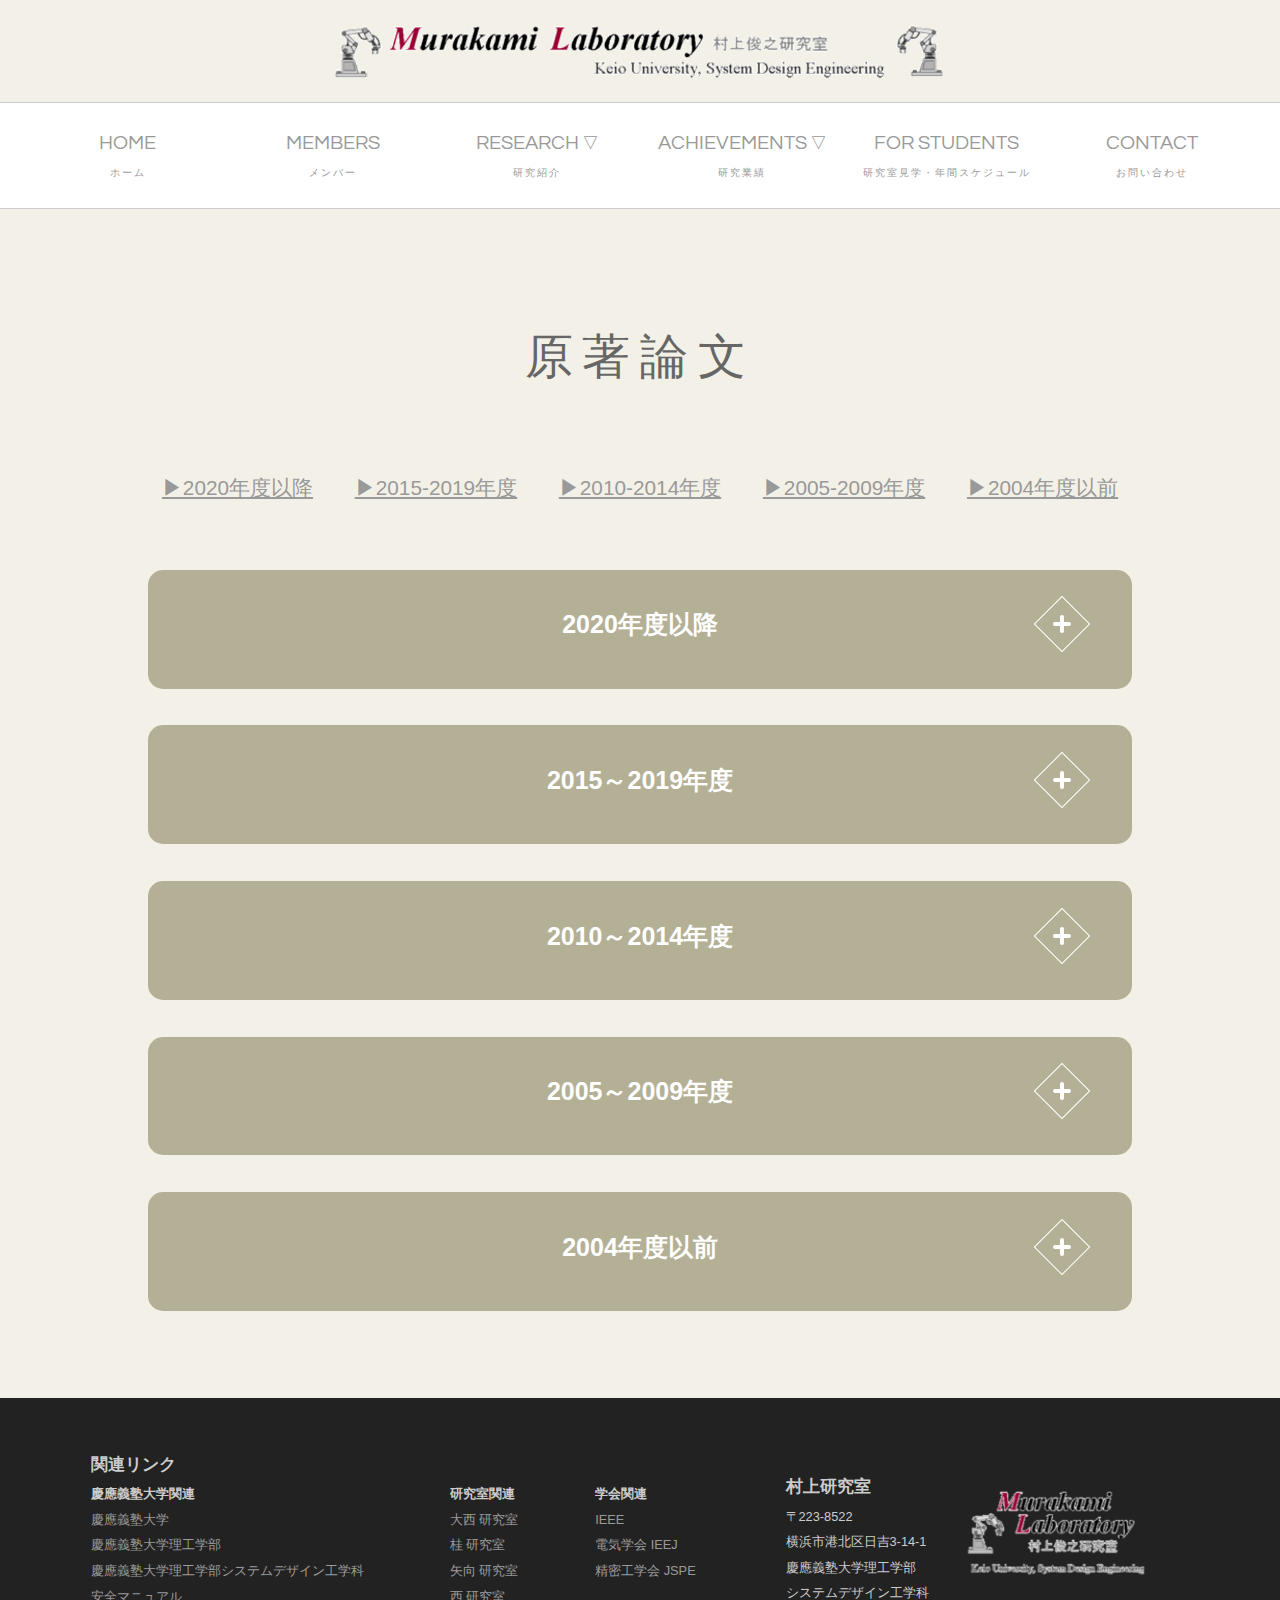
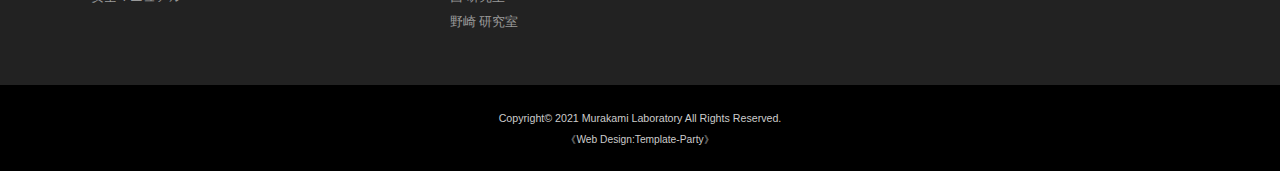
<file: paper.html>
<!DOCTYPE html>
<html lang="ja">
<head>
<meta charset="UTF-8">
<meta http-equiv="X-UA-Compatible" content="IE=edge">
<title>KEIO Murakami Lab. 研究業績-原著論文</title>
<meta name="viewport" content="width=device-width, initial-scale=1">
<meta name="description" content="慶應義塾大学 村上俊之研究室 研究業績-原著論文">
<meta name="keywords" content="">
<link rel="stylesheet" href="css/style.css">
<script src="js/openclose.js"></script>
<script src="js/fixmenu.js"></script>
<script src="js/fixmenu_pagetop.js"></script>
<script src="js/ddmenu_min.js"></script>
<script src="js/sidemenu_view.js"></script>
<script src="js/jquery-3.6.0.min.js"></script>
<script src="js/accordion.js"></script>
<!--<script type="text/javascript" src="https://code.jquery.com/jquery-1.11.3.min.js"></script>-->
<!--[if lt IE 9]>
<script src="https://oss.maxcdn.com/html5shiv/3.7.2/html5shiv.min.js"></script>
<script src="https://oss.maxcdn.com/respond/1.4.2/respond.min.js"></script>
<![endif]-->
<link rel="icon" href="images/favicon.ico">
<link rel="apple-touch-icon" sizes="180x180" href="images/apple-touch-icon.png">
</head>

<body>

<div id="container">
<!---------------------------　ヘッダー　始まり　-------------------------->
<header>
<script src="js/include_headerlogo.js"></script>
<div id="inc_headerlogo"></div>  <!--　ヘッダーロゴ画像の変更は　include_headerlogo.js　から-->
</header>
<!---------------------------　ヘッダー　始まり　-------------------------->

<!---------------------------　メニューバー　読み込み　-------------------------->
<!--　デザイン変更は　style.css から，　メニュー内容の変更は　include_headermenu.js　から　-->
<div id="inc_headermenu"></div>
<script src="js/include_headermenu.js"></script> 
<noscript>
<p id="alart">
お使いのブラウザでJavaScriptが無効なためページを正常に表示できません。<br>
Please enable JavaScript in order to view this content, We're sorry. 
</p>
</noscript>
<!---------------------------　メニューバー　終わり　-------------------------->

<!---------------------------　メサイドニュー 始まり　-------------------------->
<div id="sidemenu"><ul>
<li><a href="#20">2020-</a></li>
<li><a href="#15">2015-2019</a></li>
<li><a href="#10">2010-2014</a></li>
<li><a href="#05">2005-2009</a></li>
<li><a href="#04">-2004</a></li>
</ul></div>
<!---------------------------　メサイドニュー　終わり　-------------------------->

<div id="contents">

<div class="inner">

<section>

<!---------------------------　論文リスト 始まり　-------------------------->
<h2>原著論文</h2>
<div class="memberlink"><a href="#20">&#9654;2020年度以降</a><a href="#15">&#9654;2015-2019年度</a><a href="#10">&#9654;2010-2014年度</a><a href="#05">&#9654;2005-2009年度</a><a href="#04">&#9654;2004年度以前</a></div>
<div class="section s_07 achieve_list">
<!---------------------------　2020年度以降 始まり　-------------------------->
<!-----------------------　姓名の間のスペースは半角　-------------------------->
<div class="accordion_one"><span id="20" class="link"></span>
<div class="backbox1">
<div class="accordion_header">2020年度以降<div class="i_box"><i class="one_i"></i></div></div>
<div class="accordion_inner">
	<div class="accordion_one"><!--　ここから一年分　-->
		<div class="backbox2">
		<div class="accordion_header stay">2024年度<div class="i_box"><i class="one_i"></i></div></div>
		<div class="accordion_inner stay">
		<div class="accordion_one">
		<div class="person">
		<table>
			<tr><td>1.</td><td>Akihiro Katsuno and Toshiyuki Murakami, “Topology Optimization for Motor Slot with Heat Generation Rate Depending on Winding Occupancy”, IEEJ Journal of Industry Applications, Vol. 13, No. 4, pp. 453-462, 2024</td></tr>
		</table></div>
		</div>
		</div>
		</div>
		</div><!--　ここまで一年分　-->
	<div class="accordion_one"><!--　ここから一年分　-->
		<div class="backbox2">
		<div class="accordion_header stay">2023年度<div class="i_box"><i class="one_i"></i></div></div>
		<div class="accordion_inner stay">
		<div class="accordion_one">
		<div class="person">
		<table>
			<tr><td>1.</td><td>T. Nakamura and T. Murakami, "Determination of the Optimal Number of Phases of a Multiphase Bidirectional Chopper Considering AC Loss in Inductor", IEEE Access, vol. 11, pp. 55814-55823, 2023</td></tr>
			<tr><td>2.</td><td>A. Katsuno and T. Murakami, "Lumped Parameter Thermal Model of Heat-Generating General Geometry in Cylindrical Coordinate System", IEEE Access, vol. 11, pp. 139249-139259, 2023</td></tr>
		</table></div>
		</div>
		</div>
		</div>
		</div><!--　ここまで一年分　-->
	<div class="accordion_one"><!--　ここから一年分　-->
		<div class="backbox2">
		<div class="accordion_header stay">2022年度<div class="i_box"><i class="one_i"></i></div></div>
		<div class="accordion_inner stay">
		<div class="accordion_one">
		<div class="person">
		<table>
			<tr><td>1.</td><td>T. Nakamura and T. Murakami, "Frequency Characteristics of Power Transformer for Isolated DC-DC Converter," IEEE Access, vol. 10, pp. 11633-11641, 2022</td></tr>
			<tr><td>2.</td><td>H. Kuwahara and T. Murakami, "Position Control Considering Slip Motion of Tracked Vehicle Using Driving Force Distribution and Lateral Disturbance Suppression", IEEE Access, vol. 10, pp. 20571-20580, 2022</td></tr>
			<tr><td>3.</td><td>K. Shimamoto and T. Murakami, "Position and Cross-Coupling Factors Estimation for Sliding Mode Current Control Based Position-Sensorless Control of IPMSM", IEEE Access, vol. 10, pp. 74873-74882, 2022</td></tr>
		</table></div>
		</div>
		</div>
		</div>
		</div><!--　ここまで一年分　-->
	<div class="accordion_one"><!--　ここから一年分　-->
		<div class="backbox2">
		<div class="accordion_header stay">2021年度<div class="i_box"><i class="one_i"></i></div></div>
		<div class="accordion_inner stay">
		<div class="accordion_one">
		<div class="person">
		<table>
			<tr><td>1.</td><td>Yuta Tawaki, Toshiyuki Murakami, "Verification of stochastic model for posturography", Japanese Journal of Clinical Biomechanics, Vol. 42, 2021, in press</td></tr>
			<tr><td>2.</td><td>Yuta Tawaki, Takuichi Nishimura, Toshiyuki Murakami, "Linear Langevin-Based Models Providing Predictive Descriptive Statistics for Postural Sway", IEEE Access, Vol. 9, pp. 114485-114494, 2021</td></tr>
			<tr><td>3.</td><td>Takashi Ohhira, Akira Shimada, Toshiyuki Murakami, "Variable Forgetting Factor-Based Adaptive Kalman Filter With Disturbance Estimation Considering Observation Noise Reduction", IEEE Access, Vol. 9, pp. 100747-100756, 2021</td></tr>
			<tr><td>4.</td><td>Takashi Ohhira, Keinosuke Yokota, Shuichi Tatsumi, Toshiyuki Murakami, "A Robust Hybrid Position/Force Control Considering Motor Torque Saturation", IEEE Access, Vol. 9, pp. 34515-34528, 2021</td></tr>
			<tr><td>5.</td><td>Hiroaki Kuwahara, Toshiyuki Murakami, "Tracked Vehicle Velocity Estimation by Disturbance Observer and Machine Learning, and its Application to Driving Force Control for Slippage Suppression", IEEJ Journal of Industry Applications, Vol. 11, No. 1, pp. 69-75, 2021.</td></tr>
			<tr><td>6.</td><td>Yuta Tawaki, Takuichi Nishimura, Toshiyuki Murakami, "Classification of Older and Fall-Experienced Subjects by Postural Sway Data Using Mass Spring Damper Model", IEEE Transactions on Neural Systems and Rehabilitation Engineering, Vol. 30, pp. 40-49, 2022.</td></tr>
		</table></div>
		</div>
		</div>
		</div>
		</div><!--　ここまで一年分　-->
	<div class="accordion_one"><!--　ここから一年分　-->
		<div class="backbox2">
		<div class="accordion_header stay">2020年度<div class="i_box"><i class="one_i"></i></div></div>
		<div class="accordion_inner stay">
		<div class="accordion_one">
		<div class="person">
		<table>
			<tr><td>1.</td><td>桑原 央明, 溝口 貴弘, 下野 誠通, 大西 公平, "発電機点検の合理化に向けた力センサレス打振検査デバイスの開発", 精密工学会誌, Vol. 86, No. 1, pp. 120-125, January, 2020</td></tr>
			<tr><td>2.</td><td>Kaiki Fukutoku, Takahiro Nozaki, Toshiyuki Murakami, "Measurement of Joint Moments using Wearable Sensors", IEEJ Journal of Industry Applications, Vol. 9, No. 2, pp. 125-131</td></tr>
		</table></div>
		</div>
		</div>
		</div>
		</div><!--　ここまで一年分　-->
</div>
</div>
</div>
<!---------------------------　2020年度以降 終わり　-------------------------->
<!---------------------------　2015～2019年度 始まり　-------------------------->
<!-----------------------　姓名の間のスペースは半角　-------------------------->
<div class="accordion_one"><span id="15" class="link"></span>
<div class="backbox1">
<div class="accordion_header">2015～2019年度<div class="i_box"><i class="one_i"></i></div></div>
<div class="accordion_inner">
<div class="accordion_one"><!--　ここから一年分　-->
<div class="backbox2">
<div class="accordion_header stay">2019年度<div class="i_box"><i class="one_i"></i></div></div>
<div class="accordion_inner stay">
<div class="accordion_one">
<div class="person">
<table><tr><td>1.</td><td>Yuta Tawaki, Toshiyuki Murakami, "Exploring the relationship between center of pressure control agility and physical ability", 自立支援介護・パワーリハ学, Vol. 13, No. 2, pp. 68-75, November, 2019</td></tr>
</table></div>
</div>
</div>
</div>
</div><!--　ここまで一年分　-->
<div class="accordion_one"><!--　ここから一年分　-->
<div class="backbox2">
<div class="accordion_header stay">2018年度<div class="i_box"><i class="one_i"></i></div></div>
<div class="accordion_inner stay">
<div class="accordion_one">
<div class="person">
<table><tr><td>1.</td><td>Rouzier Baptiste, Hazaz Mehdi, Toshiyuki Murakami, Weiliang Xu, "Application of active driving assist to remotely controlled car in collision avoidance", IEEJ Journal of Industry Applications, Vol. 7, No. 4, pp. 289-297, 2018</td></tr>
<tr><td>2.</td><td>Ryo Hanaoka, Takahiro Nozaki, Toshiyuki Murakami, "Translation and inclination control for Intelligent Tension Pole based on mode decoupling method", IEEJ Journal of Industry Applications, Vol. 7, No. 2, pp. 158-165, 2018</td></tr>
<tr><td>3.</td><td>Shuhei Akutsu, Hiromu Sekiguchi, Takahiro Nozaki, Toshiyuki Murakami, "Position and torque sensorless motion transmission using voltage compensation", IEEJ Journal of Industry Applications, Vol. 7, No. 2, pp. 150-157, March, 2018</td></tr>
<tr><td>4.</td><td>Seonghye Kim, Kiichi Hirota, Takahiro Nozaki, Toshiyuki Murakami, "Human Motion Analysis and its Application to Walking Stabilization with COG and ZMP", IEEE Transactions on Industrial Informatics, Vol. 14, Issue 11, pp. 5178 - 5186, 2018</td></tr>
<tr><td>5.</td><td>Yusuke Nakamura, Toshiyuki Murakami, "Advanced deceleration control considering driving resistance by predicting the position of pedestrians", IEEJ Journal of Industry Applications, Vol. 8, No. 2, pp. 334-341, 2019</td></tr>
<tr><td>6.</td><td>Kazuki Tanida, Toshiaki Okano, Toshiyuki Murakami, Kouhei Ohnishi, "Control Structure Determination of Bilateral System based on Reproducibility and Operationality", IEEJ Journal of Industry Applications, Vol. 8, No. 5, pp. 767-777, 2019</td></tr>
<tr><td>7.</td><td>Tomoya Sugimoto, Takahiro Nozaki, Toshiyuki Murakami, "Multilevel inverter topology using current path change for zero current switching", IEEJ Journal of Industry Applications, Vol. 8, No. 2, pp. 250-255, 2019</td></tr>
<tr><td>8.</td><td>Takahiro Nozaki, Shuhei Shimizu, Toshiyuki Murakami, Roberto Oboe, "Impedance Field Expression of Bilateral Control for Reducing Data Traffic in Haptic Transmission", IEEE Transactions on Industrial Electronics, Vol. 66, Issue 2, pp. 1142-1150, February, 2019</td></tr>
<tr><td>9.</td><td>Okano T., Ohnishi K., Murakami T., "An estimation method of end-point impedance based on bilateral control system", Advanced Robotics, 32(21), 1151-1167, November, 2018</td></tr>
<tr><td>10.</td><td>Prasanga D., Tanida K., Ohnishi K., Murakami T., "Simultaneous bipedal locomotion based on haptics for teleoperation", Advanced Robotics, 33(15-16), 824-839, 2019</td></tr>
</table></div>
</div>
</div>
</div>
</div><!--　ここまで一年分　-->
<div class="accordion_one"><!--　ここから一年分　-->
<div class="backbox2">
<div class="accordion_header stay">2017年度<div class="i_box"><i class="one_i"></i></div></div>
<div class="accordion_inner stay">
<div class="accordion_one">
<div class="person">
<table><tr><td>1.</td><td>Baptiste Rouzier, Toshiyuki Murakami, "Line Crossing Assistance Based on Situation Modulated Potentials Using Stereo Camera Detection", IEEJ Journal of Industry Applications, Vol. 6, No. 4, pp. 286-294, November, 2017</td></tr>
</table></div>
</div>
</div>
</div>
</div><!--　ここまで一年分　-->
<div class="accordion_one"><!--　ここから一年分　-->
<div class="backbox2">
<div class="accordion_header stay">2015年度<div class="i_box"><i class="one_i"></i></div></div>
<div class="accordion_inner stay">
<div class="accordion_one">
<div class="person">
<table><tr><td>1.</td><td>Chuan Yang, Toshiyuki Murakami, "Full Speed Range Self-Balancing Electric Motorcycles Without the Handlebar", IEEE Transactions on Industrial Electronics, Vol. 63, No. 3, pp. 1-12, March, 2016</td></tr>
</table></div>
</div>
</div>
</div>
</div><!--　ここまで一年分　-->
</div>
</div>
</div>
<!---------------------------　2015～2019年度 終わり　-------------------------->
<!---------------------------　2010～2014年度 始まり　-------------------------->
<!-----------------------　姓名の間のスペースは半角　-------------------------->
<div class="accordion_one"><span id="10" class="link"></span>
<div class="backbox1">
<div class="accordion_header">2010～2014年度<div class="i_box"><i class="one_i"></i></div></div>
<div class="accordion_inner">
<div class="accordion_one"><!--　ここから一年分　-->
<div class="backbox2">
<div class="accordion_header stay">2014年度<div class="i_box"><i class="one_i"></i></div></div>
<div class="accordion_inner stay">
<div class="accordion_one">
<div class="person">
<table><tr><td>1.</td><td>Chuan Yang, Toshiyuki Murakami, "Walking-Assist Principle Analysis for a Multi-Legged System", IEEJ Journal of Industry Applications, Vol. 4, No. 3, 2015</td></tr>
<tr><td>2.</td><td>Chuan Yang, Toshiyuki Murakami, "Novel Walking Assist Device Based on Mobile Manipulator and Inertial Measurement Unit", IEEJ Journal of Industry Applications, Vol. 3, No. 5, 2014</td></tr>
</table></div>
</div>
</div>
</div>
</div><!--　ここまで一年分　-->
<div class="accordion_one"><!--　ここから一年分　-->
<div class="backbox2">
<div class="accordion_header stay">2013年度<div class="i_box"><i class="one_i"></i></div></div>
<div class="accordion_inner stay">
<div class="accordion_one">
<div class="person">
<table><tr><td>1.</td><td>平田 和也, 村上 俊之, "二輪車椅子における段差乗り越え支援制御とその快適性評価", 電気学会論文誌D（産業応用部門誌）Vol. 133, No. 12, pp. 1-8, 2013</td></tr>
<tr><td>2.</td><td>Misako Sasayama, Toshiyuki Murakami, "A Study on Controller Characteristics for Most Efficient Gait Assist System", 英文論文誌D, Vol. 3, No. 3, pp. 1-8</td></tr>
<tr><td>3.</td><td>Kazuya Hirata, Toshiyuki Murakami, "Stability Analysis of Disturbance Observer Based Controllers for Two-wheel Wheelchair Systems", Advanced Robotics, Vol. 28, Issue 7, 2014</td></tr>
</table></div>
</div>
</div>
</div>
</div><!--　ここまで一年分　-->
<div class="accordion_one"><!--　ここから一年分　-->
<div class="backbox2">
<div class="accordion_header stay">2012年度<div class="i_box"><i class="one_i"></i></div></div>
<div class="accordion_inner stay">
<div class="accordion_one">
<div class="person">
<table><tr><td>1.</td><td>鈴木 健, 村上 俊之, "スライディングモード微分器を用いたオブザーバ設計によ る劣駆動システムの安定化制御", 電気学会論文誌Ｄ（産業応用部門誌）, Vol. 132, No. 11, pp. 1024-1032, 2012</td></tr>
</table></div>
</div>
</div>
</div>
</div><!--　ここまで一年分　-->
<div class="accordion_one"><!--　ここから一年分　-->
<div class="backbox2">
<div class="accordion_header stay">2011年度<div class="i_box"><i class="one_i"></i></div></div>
<div class="accordion_inner stay">
<div class="accordion_one">
<div class="person">
<table><tr><td>1.</td><td>Nobuhiro Iwase, Ryosuke Horie, Toshiyuki Murakami, "A Novel Approach to Master and Slave Control by Force Feedback Based Virtual Impedance Controller", CONTROL ENGINEERING AND APPLIED INFORMATICS, Vol. 13, No. 2, pp. 9-13, June, 2011</td></tr>
</table></div>
</div>
</div>
</div>
</div><!--　ここまで一年分　-->
<div class="accordion_one"><!--　ここから一年分　-->
<div class="backbox2">
<div class="accordion_header stay">2010年度<div class="i_box"><i class="one_i"></i></div></div>
<div class="accordion_inner stay">
<div class="accordion_one">
<div class="person">
<table><tr><td>1.</td><td>藤本 祐介, 村上 俊之, "同軸二輪駆動型移動マニピュレータにおける零空間制御を用いた起き上がり・着地制御", 電気学会論文誌Ｄ（産業応用部門誌）, Vol. 130, No. 10, pp. 1161-1168, 2010</td></tr>
</table></div>
</div>
</div>
</div>
</div><!--　ここまで一年分　-->
</div>
</div>
</div>
<!---------------------------　2010～2014年度 終わり　-------------------------->
<!---------------------------　2005～2009年度 始まり　-------------------------->
<!-----------------------　姓名の間のスペースは半角　-------------------------->
<div class="accordion_one"><span id="05" class="link"></span>
<div class="backbox1">
<div class="accordion_header">2005～2009年度<div class="i_box"><i class="one_i"></i></div></div>
<div class="accordion_inner">
<div class="accordion_one"><!--　ここから一年分　-->
<div class="backbox2">
<div class="accordion_header stay">2009年度<div class="i_box"><i class="one_i"></i></div></div>
<div class="accordion_inner stay">
<div class="accordion_one">
<div class="person">
<table><tr><td>1.</td><td>Yasuhito Tanaka, Toshiyuki Murakami, "A Study on Straight-Line Tracking and Posture Control in Electric Bicycle", IEEE Transactions on Industrial Electronics, Vol. 56, Issue 1, pp. 159-168, January, 2009</td></tr>
<tr><td>2.</td><td>小倉 啓, 村上 俊之, "ハプティックペダルによるブレーキアシストに基づいた小型電気自動車のスリップ抑制制御", 電気学会論文誌Ｄ（産業応用部門誌）, Vol. 129, No. 12, pp. 1147-1154, 2009</td></tr>
<tr><td>3.</td><td>野崎 康平, 村上 俊之, "路面反力のフィードバックによる2輪駆動型移動マニピュレータの安定化制御", 電気学会論文誌Ｄ（産業応用部門誌）, Vol. 129, No. 9, pp. 874-880, 2009</td></tr>
</table></div>
</div>
</div>
</div>
</div><!--　ここまで一年分　-->
<div class="accordion_one"><!--　ここから一年分　-->
<div class="backbox2">
<div class="accordion_header stay">2008年度<div class="i_box"><i class="one_i"></i></div></div>
<div class="accordion_inner stay">
<div class="accordion_one">
<div class="person">
<table><tr><td>1.</td><td>Kohki Matsushita, Toshiyuki Murakami, "Nonholonomic Equivalent Disturbance Based Backward Motion Control of Tractor-Trailer With Virtual Steering", IEEE Transactions on Industrial Electronics, Vol. 55, No. 1, pp. 280-287, January, 2008</td></tr>
<tr><td>2.</td><td>Hiroki Ohara, Toshiyuki Murakami, "A Stability Control by Active Angle Control of Front-Wheel in a Vehicle System", IEEE Transactions on Industrial Electronics, Vol. 55, No. 3, pp. 1277-1285, March, 2008</td></tr>
<tr><td>3.</td><td>Keisuke Nakano, Toshiyuki Murakami, "An Approach to Guidance Motion by Gait-Training Equipment in Semipassive Walking", IEEE Transactions on Industrial Electronics, Vol. 55, No. 4, pp. 1707-1714, April, 2008</td></tr>
<tr><td>4.</td><td>Sakiko Tashiro, Toshiyuki Murakami, "Step Passage Control of a Power-Assisted Wheelchair for a Caregiver", IEEE Transactions on Industrial Electronics, Vol. 55, No. 4, pp. 1715-1721, April, 2008</td></tr>
<tr><td>5.</td><td>山口 高志, 柴田 剛慶, 村上 俊之, "バックステッピングを用いた電動自転車の姿勢安定化制御", 精密工学会誌, Vol. 74, No. 5, pp. 509-513, 2008</td></tr>
<tr><td>6.</td><td>荒木 聡史, 長嶋 賢, 清野 寛, 宮崎 佳樹, 竹内 宏次, 村上 雅人, 鈴木 智之, 村上 俊之, 澤 孝一郎, "高磁場勾配超電導マグネットと二つの高温超電導体Gd-Ba-Cu-Oとの間に働く浮上力と浮上力緩和測定", 日本AEM学会誌, Vol. 16, No. 2, pp. 114-119, June, 2008</td></tr>
<tr><td>7.</td><td>Junichi Miyata, Yukiko Kaida, Toshiyuki Murakami, "v-ǿ-Coordinate-Based Power-Assist Control of Electric Wheelchair for a Caregiver", IEEE Transactions on Industrial Electronics, Vol. 55, No. 6, pp. 2517-2524, June, 2008</td></tr>
<tr><td>8.</td><td>Tsuyoshi Shibata, Toshiyuki Murakami, "Null Space Motion Control by PID Control Considering Passivity in Redundant Manipulator", IEEE Transactions on Industrial Informatics, Vol. 4, No. 4, pp. 261-270, November, 2008</td></tr>
</table></div>
</div>
</div>
</div>
</div><!--　ここまで一年分　-->
<div class="accordion_one"><!--　ここから一年分　-->
<div class="backbox2">
<div class="accordion_header stay">2007年度<div class="i_box"><i class="one_i"></i></div></div>
<div class="accordion_inner stay">
<div class="accordion_one">
<div class="person">
<table><tr><td>1.</td><td>柴田 剛慶, 村上 俊之, "冗長マニピュレータにおける受動性に基づく零空間力制御", 精密工学会誌, Vol. 73, No. 11, pp. 1238-1245, 2007</td></tr>
<tr><td>2.</td><td>宮田 淳一, 村上 俊之, "流体モデルを用いた自律移動ロボットの軌道追従制御", 電気学会論文誌Ｄ（産業応用部門誌）, Vol. 127, No. 3, pp. 315-321, 2007</td></tr>
<tr><td>3.</td><td>佐々木 孝治, 村上 俊之, "零空間動作を考慮した柔軟機構を含む冗長マニピュレータの振動制御", 電気学会論文誌Ｄ（産業応用部門誌）, Vol. 127, No. 10, pp. 1043-1049, 2007</td></tr>
<tr><td>4.</td><td>柴田 剛慶, 村上 俊之, "受動性理論を用いた2輪駆動型移動マニピュレータにおける零空間制御", 電気学会論文誌Ｄ（産業応用部門誌）, Vol. 127, No. 11, pp. 1109-1116, 2007</td></tr>
</table></div>
</div>
</div>
</div>
</div><!--　ここまで一年分　-->
<div class="accordion_one"><!--　ここから一年分　-->
<div class="backbox2">
<div class="accordion_header stay">2006年度<div class="i_box"><i class="one_i"></i></div></div>
<div class="accordion_inner stay">
<div class="accordion_one">
<div class="person">
<table><tr><td>1.</td><td>永瀬 美和, 村上 俊之, "重心変動に基づいた電動車椅子の振動抑制制御", 電気学会論文誌Ｄ（産業応用部門誌）, Vol. 126, No. 7, pp. 1041-1048, 2006</td></tr>
<tr><td>2.</td><td>開田 有紀子, 村上 俊之, "電動車椅子における人の入力トルクのセンサレス検出とパワーアシスト", 電気学会論文誌Ｄ（産業応用部門誌）, Vol. 126, No. 2, pp. 137-142, 2006</td></tr>
</table></div>
</div>
</div>
</div>
</div><!--　ここまで一年分　-->
<div class="accordion_one"><!--　ここから一年分　-->
<div class="backbox2">
<div class="accordion_header stay">2005年度<div class="i_box"><i class="one_i"></i></div></div>
<div class="accordion_inner stay">
<div class="accordion_one">
<div class="person">
<table><tr><td>1.</td><td>仁木 宏, 村上 俊之, "ハンドル制御による電動自転車の走行安定化に関する一考察", 電気学会論文誌Ｄ（産業応用部門誌）, Vol. 125, No. 8, pp. 779-785, 2005</td></tr>
<tr><td>2.</td><td>中野 圭介, 村上 俊之, "オブジェクト座標系に基づいた絶対位置制御法", 電気学会論文誌Ｄ（産業応用部門誌）, Vol. 125, No. 6, pp. 554-560, 2005</td></tr>
<tr><td>3.</td><td>塩崎 智行, 村上 俊之, "多自由度能動ステレオビジョンシステムによる移動物体の3次元位置計測", 電気学会論文誌Ｄ（産業応用部門誌）, Vol. 125, No. 6, pp. 561-567, 2005</td></tr>
</table></div>
</div>
</div>
</div>
</div><!--　ここまで一年分　-->
</div>
</div>
</div>
<!---------------------------　2005～2009年度 終わり　-------------------------->
<!---------------------------　2004年度以前 始まり　-------------------------->
<!-----------------------　姓名の間のスペースは半角　-------------------------->
<div class="accordion_one"><span id="04" class="link"></span>
<div class="backbox1">
<div class="accordion_header">2004年度以前<div class="i_box"><i class="one_i"></i></div></div>
<div class="accordion_inner">
<div class="accordion_one"><!--　ここから一年分　-->
<div class="backbox2">
<div class="accordion_header stay">2004年度<div class="i_box"><i class="one_i"></i></div></div>
<div class="accordion_inner stay">
<div class="accordion_one">
<div class="person">
<table><tr><td>1.</td><td>保坂 元明, 村上 俊之, "多重オブザーバ構成によるフレキシブルアームの防振制御", 電気学会論文誌Ｄ（産業応用部門誌）, Vol. 124, No. 7, pp. 693-698, 2004</td></tr>
<tr><td>2.</td><td>辻 和治, 村上 俊之, "複数台移動ロボットのフォーメーション制御のための環境情報に基づいた負荷分配制御", 電気学会論文誌Ｄ（産業応用部門誌）, Vol. 124, No. 8, pp. 767-773, 2004</td></tr>
<tr><td>3.</td><td>井上 明子, 菅原 俊晴, 関口 大介, 土屋 有賢, 村上 俊之, "新型車両の実験が進む磁気浮上式鉄道-山梨実験線-", 電気学会誌, Vol. 124, No. 1, pp. 4-7, 2004</td></tr>
</table></div>
</div>
</div>
</div>
</div><!--　ここまで一年分　-->
<div class="accordion_one"><!--　ここから一年分　-->
<div class="backbox2">
<div class="accordion_header stay">2003年度<div class="i_box"><i class="one_i"></i></div></div>
<div class="accordion_inner stay">
<div class="accordion_one">
<div class="person">
<table><tr><td>1.</td><td>宮田 淳一, 村上 俊之, 大西 公平, "時間スプライン近似法を用いた自律移動ロボットの軌道追従制御", 電気学会論文誌Ｄ（産業応用部門誌）, Vol. 123, No. 7, pp. 778-783, 2003</td></tr>
<tr><td>2.</td><td>菅原 俊晴, 村上 俊之, "把持対象物の絶対位置情報に基づいた 複数台移動マニピュレータの協調制御", 電気学会論文誌Ｄ（産業応用部門誌）, Vol. 123, No. 6, pp. 689-695, 2003</td></tr>
<tr><td>3.</td><td>山中 絵理, 村上 俊之, 大西 公平, "等価質量と仮想インピーダンス設定による人間と移動マニピュレータの協調動作", 電気学会論文誌Ｄ（産業応用部門誌）, Vol. 123, No. 10, pp. 1227-1233, 2003</td></tr>
</table></div>
</div>
</div>
</div>
</div><!--　ここまで一年分　-->
</div>
</div>
</div>
<!---------------------------　2004年度以前 終わり　-------------------------->
</div>
 <!--　 参考URL　<p class="_a"><a href="https://125naroom.com/web/3046" target="_blank" class="link">View the note</a></p>　-->
<!---------------------------　論文リスト 終わり　-------------------------->



</section>


</div>
<!--/.inner-->

</div>
<!--/#contents-->

<!---------------------------　フッターメニュー　読み込み　-------------------------->
<!--　デザイン変更は　style.css から，　メニュー内容やリンク先の変更は　include_footermenu.js　から　-->
<script src="js/include_footermenu.js"></script>
<div id="inc_footermenu"></div> 
<!---------------------------　フッターメニュー　終わり　-------------------------->

</div>
<!--/#container-->

<p class="nav-fix-pos-pagetop"><a href="#">↑</a></p>

<!--メニュー開閉ボタン-->
<div id="menubar_hdr" class="close"></div>

<!--メニューの開閉処理-->
<script>
open_close("menubar_hdr", "menubar-s");
</script>

<!--「WORKS」の子メニュー-->
<script>
	open_close("menubar_hdr2", "menubar-s2");
	open_close("menubar_hdr3", "menubar-s3");
</script>

</body>
</html>
</file>
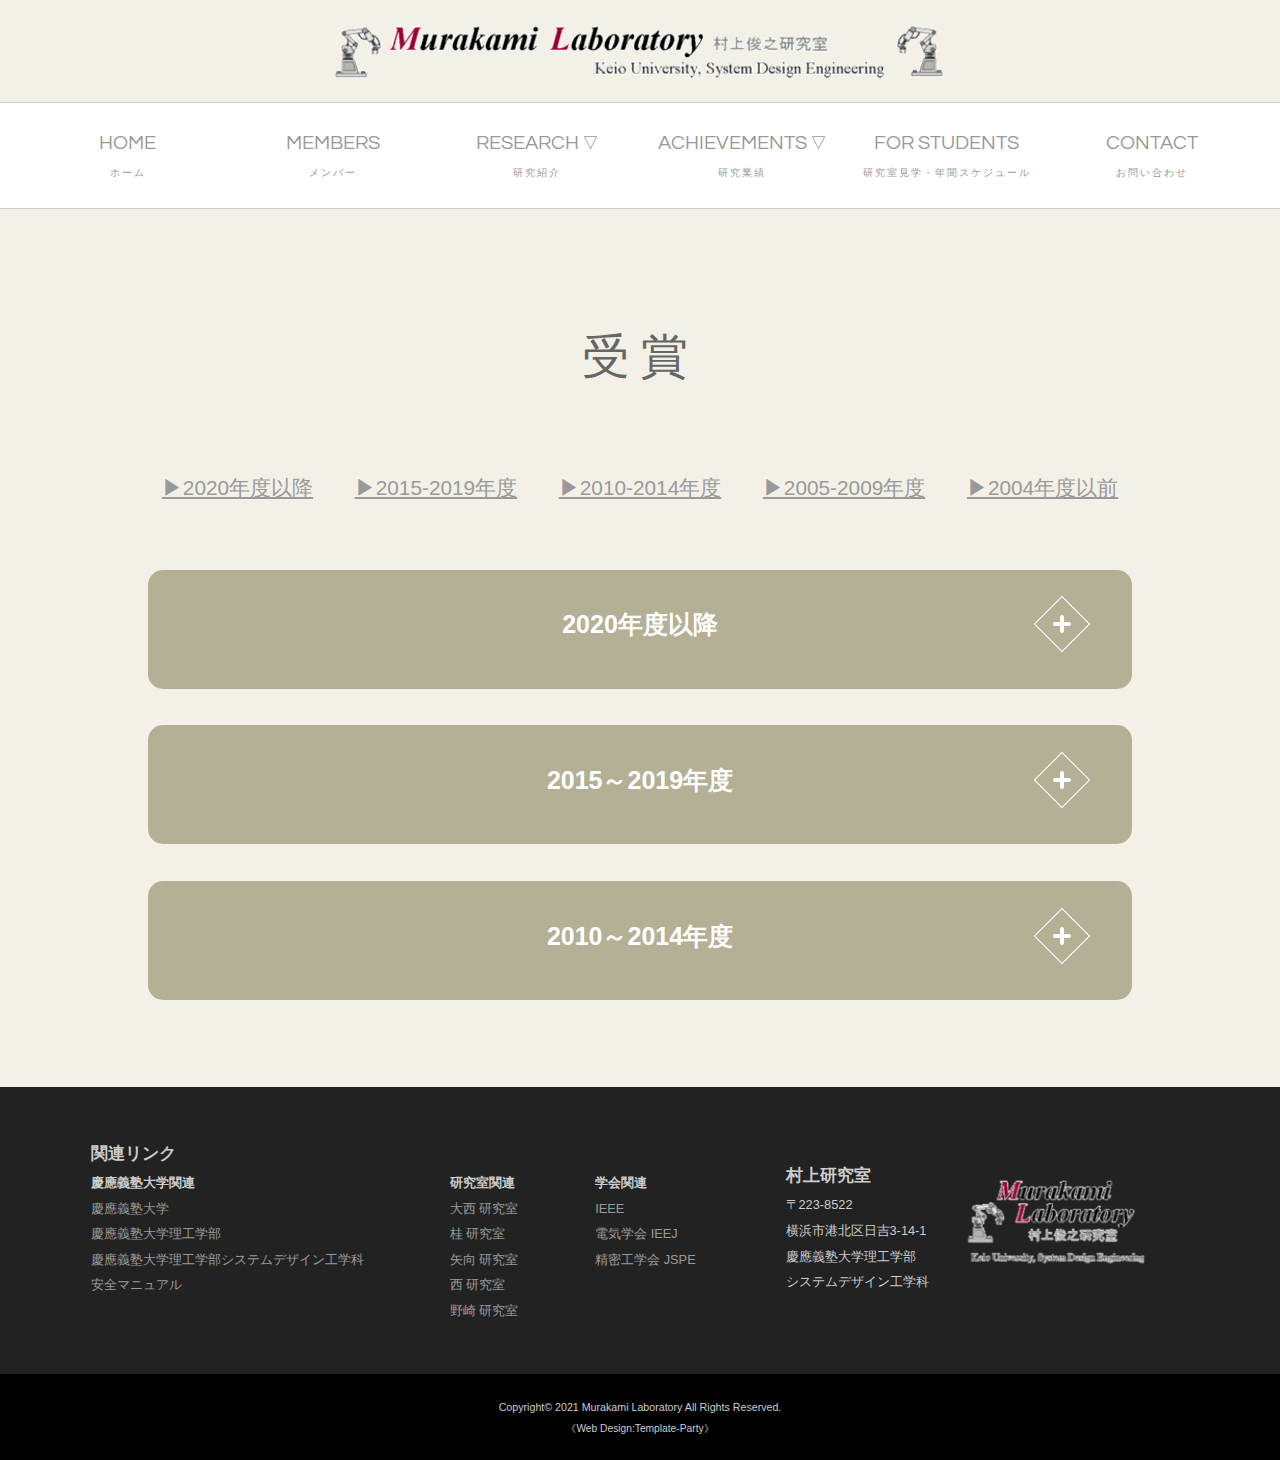
<file: prize.html>
<!DOCTYPE html>
<html lang="ja">
<head>
<meta charset="UTF-8">
<meta http-equiv="X-UA-Compatible" content="IE=edge">
<title>KEIO Murakami Lab. 研究業績-受賞</title>
<meta name="viewport" content="width=device-width, initial-scale=1">
<meta name="description" content="慶應義塾大学 村上俊之研究室 研究業績-受賞">
<meta name="keywords" content="">
<link rel="stylesheet" href="css/style.css">
<script src="js/openclose.js"></script>
<script src="js/fixmenu.js"></script>
<script src="js/fixmenu_pagetop.js"></script>
<script src="js/ddmenu_min.js"></script>
<script src="js/sidemenu_view.js"></script>
<script src="js/jquery-3.6.0.min.js"></script>
<script src="js/accordion.js"></script>
<!--<script type="text/javascript" src="https://code.jquery.com/jquery-1.11.3.min.js"></script>-->
<!--[if lt IE 9]>
<script src="https://oss.maxcdn.com/html5shiv/3.7.2/html5shiv.min.js"></script>
<script src="https://oss.maxcdn.com/respond/1.4.2/respond.min.js"></script>
<![endif]-->
<link rel="icon" href="images/favicon.ico">
<link rel="apple-touch-icon" sizes="180x180" href="images/apple-touch-icon.png">
</head>

<body>

<div id="container">
<!---------------------------　ヘッダー　始まり　-------------------------->
<header>
<script src="js/include_headerlogo.js"></script>
<div id="inc_headerlogo"></div>  <!--　ヘッダーロゴ画像の変更は　include_headerlogo.js　から-->
</header>
<!---------------------------　ヘッダー　始まり　-------------------------->

<!---------------------------　メニューバー　読み込み　-------------------------->
<!--　デザイン変更は　style.css から，　メニュー内容の変更は　include_headermenu.js　から　-->
<div id="inc_headermenu"></div>
<script src="js/include_headermenu.js"></script> 
<noscript>
<p id="alart">
お使いのブラウザでJavaScriptが無効なためページを正常に表示できません。<br>
Please enable JavaScript in order to view this content, We're sorry. 
</p>
</noscript>
<!---------------------------　メニューバー　終わり　-------------------------->

<!---------------------------　メサイドニュー 始まり　-------------------------->
<div id="sidemenu"><ul>
<li><a href="#20">2020-</a></li>
<li><a href="#15">2015-2019</a></li>
<li><a href="#10">2010-2014</a></li>
<li><a href="#05">2005-2009</a></li>
<li><a href="#04">-2004</a></li>
</ul></div>
<!---------------------------　メサイドニュー　終わり　-------------------------->

<div id="contents">

<div class="inner">

<section>

<!---------------------------　受賞リスト 始まり　-------------------------->
<h2>受賞</h2>
<div class="memberlink"><a href="#20">&#9654;2020年度以降</a><a href="#15">&#9654;2015-2019年度</a><a href="#10">&#9654;2010-2014年度</a><a href="#05">&#9654;2005-2009年度</a><a href="#04">&#9654;2004年度以前</a></div>
<div class="section s_07 achieve_list">
<!---------------------------　2020年度以降 始まり　-------------------------->
<!-----------------------　姓名の間のスペースは半角　-------------------------->
<div class="accordion_one"><span id="20" class="link"></span>
<div class="backbox1">
<div class="accordion_header">2020年度以降<div class="i_box"><i class="one_i"></i></div></div>
<div class="accordion_inner">
	<div class="accordion_one"><!--　ここから一年分　-->
		<div class="backbox2">
		<div class="accordion_header stay">2023年度<div class="i_box"><i class="one_i"></i></div></div>
		<div class="accordion_inner stay">
		<div class="accordion_one">
		<div class="person">
		<table>
			<tr><td>1.</td><td>K. Kubota, T. Nagasawa and T. Murakami, "An Evaluation Method of Walking Stability for Prosthetic Leg Users by Using COG, ZMP, and COP Trajectories and GRF", Best paper award-finalist, ,14th France-Japan and 12th EuropeAsia Congress on Mecatronics & The 9th Asia International Symposium on Mechatronics (AISM2023), September 9-11, 2023</td></tr>
			<tr><td>2.</td><td>勝野晃弘, 村上俊之, “円筒座標系の任意境界形状における発熱を含む集中定数熱モデル”, 電気学会優秀論文発表賞A, 2023年電気学会産業応用部門大会, August 24, 2023. </td></tr>
		</table>
		</div>
		</div>
		</div>
		</div>
	</div><!--　ここまで一年分　-->
	<div class="accordion_one"><!--　ここから一年分　-->
		<div class="backbox2">
		<div class="accordion_header stay">2021年度<div class="i_box"><i class="one_i"></i></div></div>
		<div class="accordion_inner stay">
		<div class="accordion_one">
		<div class="person">
		<table>
			<tr><td>1.</td><td>H. Kuwahara and T. Murakami, "Tracked Vehicle Velocity Estimation by Disturbance Observer and Machine Learning, and Its Application to Driving Force Control for Slippage Suppression", IEEJ Industry Application Society Excellent Presentation Award, SAMCON2021, August 25, 2021</td></tr>
		</table>
		</div>
		</div>
		</div>
		</div>
	</div><!--　ここまで一年分　-->
	<div class="accordion_one"><!--　ここから一年分　-->
		<div class="backbox2">
		<div class="accordion_header stay">2020年度<div class="i_box"><i class="one_i"></i></div></div>
		<div class="accordion_inner stay">
		<div class="accordion_one">
		<div class="person">
		<table><tr><td>1.</td><td>田脇 裕太, "IPA未踏IT人材発掘・育成事業スーパークリエータ認定", May 28, 2020</td></tr>
			<tr><td>2.</td><td>田脇 裕太, 孫 暁白, "IPA未踏アドバンスト事業採択：治癒状態共有webサービスの開発", July 6, 2020</td></tr>
			<tr><td>3.</td><td>桑原 央明, 村上 俊之, "外乱オブザーバと機械学習によるクローラロボット速度の一推定法", 2020年度電気学会メカトロニクス制御研究会表彰, メカトロニクス制御技術委員会優秀論文発表賞, January 6, 2021</td></tr>
			<tr><td>4.</td><td>福徳 海貴, "日本機械学会三浦賞", March 26, 2021</td></tr>
			<tr><td>5.</td><td>Kaiki Fukutoku, Toshiyuki Murakami, "Dynamics Identification and Contact Force Estimation of Multi DoF Robot Based on Base Frame Force Sensor", Best Poster Award, ICIAE 2021 - The 9th IIAE International Conference on Industrial Application Engineering 2021, March 28, 2021</td></tr>
			<tr><td>6.</td><td>森下 弘規, "日本機械学会畠山賞", March 31, 2021</td></tr>
		</table></div>
		</div>
		</div>
		</div>
	</div><!--　ここまで一年分　-->
</div>
</div>
</div>
<!---------------------------　2020年度以降 終わり　-------------------------->
<!---------------------------　2015～2019年度 始まり　-------------------------->
<!-----------------------　姓名の間のスペースは半角　-------------------------->
<div class="accordion_one"><span id="15" class="link"></span>
<div class="backbox1">
<div class="accordion_header">2015～2019年度<div class="i_box"><i class="one_i"></i></div></div>
<div class="accordion_inner">
<div class="accordion_one"><!--　ここから一年分　-->
<div class="backbox2">
<div class="accordion_header stay">2019年度<div class="i_box"><i class="one_i"></i></div></div>
<div class="accordion_inner stay">
<div class="accordion_one">
<div class="person">
<table><tr><td>1.</td><td>Yuta Tawaki, "Repayment Exemption for Outstanding Achievement -FY2019-", Japan Student Services Organization (JASSO) Type I  scholarship</td></tr>
</table></div>
</div>
</div>
</div>
</div><!--　ここまで一年分　-->
<div class="accordion_one"><!--　ここから一年分　-->
<div class="backbox2">
<div class="accordion_header stay">2018年度<div class="i_box"><i class="one_i"></i></div></div>
<div class="accordion_inner stay">
<div class="accordion_one">
<div class="person">
<table><tr><td>1.</td><td>Yuta Tawaki, "US-JP Tomodachi prize", Campus Venture Grand prix (national convention)</td></tr>
<tr><td>2.</td><td>Yuta Tawaki, "The Kanto Bureau of Economy, Trade and Industry(METI-Kanto) Award", Campus Venture Grand prix (local convention)</td></tr>
</table></div>
</div>
</div>
</div>
</div><!--　ここまで一年分　-->
<div class="accordion_one"><!--　ここから一年分　-->
<div class="backbox2">
<div class="accordion_header stay">2015年度<div class="i_box"><i class="one_i"></i></div></div>
<div class="accordion_inner stay">
<div class="accordion_one">
<div class="person">
<table><tr><td>1.</td><td>Takamasa Abumi and Toshiyuki Murakami, "Posture Stabilization Control of Two-Wheel Drive Electric Motorcycle with Assistant Pendulum for Rider Motion", Best paper award for AISM2015, October 9, 2015</td></tr>
<tr><td>2.</td><td>Chuan Yang, "Student Travel Scholarships for INDIN 2015", sponsored by IEEE Industrial Electronics Society and Anglia Ruskin University in Cambridge, 22-24 July 22-24 2015</td></tr>
</table></div>
</div>
</div>
</div>
</div><!--　ここまで一年分　-->
</div>
</div>
</div>
<!---------------------------　2015～2019年度 終わり　-------------------------->
<!---------------------------　2010～2014年度 始まり　-------------------------->
<!-----------------------　姓名の間のスペースは半角　-------------------------->
<div class="accordion_one"><span id="10" class="link"></span>
<div class="backbox1">
<div class="accordion_header">2010～2014年度<div class="i_box"><i class="one_i"></i></div></div>
<div class="accordion_inner">
<div class="accordion_one"><!--　ここから一年分　-->
<div class="backbox2">
<div class="accordion_header stay">2014年度<div class="i_box"><i class="one_i"></i></div></div>
<div class="accordion_inner stay">
<div class="accordion_one">
<div class="person">
<table><tr><td>1.</td><td>平田 展章, 村上 俊之, "二輪駆動車椅子における制動のための機構開発と制御", 平成26年度電気学会産業応用部門研究会論文発表賞部門表彰, 平成26年電気学会産業応用部門研究会優秀論文発表賞, January 26, 2015</td></tr>
</table></div>
</div>
</div>
</div>
</div><!--　ここまで一年分　-->
<div class="accordion_one"><!--　ここから一年分　-->
<div class="backbox2">
<div class="accordion_header stay">2013年度<div class="i_box"><i class="one_i"></i></div></div>
<div class="accordion_inner stay">
<div class="accordion_one">
<div class="person">
<table><tr><td>1.</td><td>Kazuya Hirata, Miyuki Kamatani, Toshiyuki Murakami, "Advanced MotionControl of Two-wheel Wheelchair for Slope Environment", Best paper award in session SS28 5 - Advance motion control for novelindustrial application, November 13, 2013</td></tr>
<tr><td>2.</td><td>平田 和也, 村上 俊之, "可 変リパルシブコンプライアンス制御による二輪車椅子の環境適応制御", 平成25年度 電気学会産業計測制御研究会, 電気学会産業計測制御技術委員会優秀論文賞, January 14, 2014</td></tr>
<tr><td>3.</td><td>小林 将大, 村上 俊之, "スレーブマニピュレータの絶対位置情報に基づくバイラテラル制御", 平成24年度 電気学会東京支部神奈川支所第2回研究会, 最優秀発表賞, February 25, 2013, 慶應義塾大学日吉キャンパス</td></tr>
<tr><td>4.</td><td>蒲谷 実千, 村上 俊之, "搭乗者の重心動作モデルに基づいた二輪車椅子の安定化制御", 平成25年 電気学会産業応用部門大会優秀論文発表賞, August 29 2013, 山口大学吉田キャンパス</td></tr>
<tr><td>5.</td><td>蒲谷 実千, "日本機械学会畠山賞", March 31, 2013</td></tr>
<tr><td>6.</td><td>蒲谷 実千, "電気学会東京支部電気学術女性活動奨励賞", March 31, 2013</td></tr>
<tr><td>7.</td><td>笹山 実紗子, "歩行能力を考慮した歩行動作支援システムの一制御法", 論文発表賞, 電気学会産業計測制御研究会, January 15, 2015</td></tr>
</table></div>
</div>
</div>
</div>
</div><!--　ここまで一年分　-->
<div class="accordion_one"><!--　ここから一年分　-->
<div class="backbox2">
<div class="accordion_header stay">2012年度<div class="i_box"><i class="one_i"></i></div></div>
<div class="accordion_inner stay">
<div class="accordion_one">
<div class="person">
<table><tr><td>1.</td><td>鈴木 健, 村上 俊之, "スライディングモード微分器を用いた劣駆動システムの安定化制御", 平成23年電気学会産業応用部門大会優秀論文発表賞, September 7, 2011, 琉球大学千原キャンパス</td></tr>
<tr><td>2.</td><td>笹山 実紗子, "多自由度ヒューマンインターフェイスによる歩行誘導システムの構築", 最優秀論文発表賞, 電気学会神奈川支所第1回研究会</td></tr>
<tr><td>3.</td><td>笹山 実紗子, "電気学術女性活動奨励賞 電気学会", March 31, 2012</td></tr>
</table></div>
</div>
</div>
</div>
</div><!--　ここまで一年分　-->
<div class="accordion_one"><!--　ここから一年分　-->
<div class="backbox2">
<div class="accordion_header stay">2010年度<div class="i_box"><i class="one_i"></i></div></div>
<div class="accordion_inner stay">
<div class="accordion_one">
<div class="person">
<table><tr><td>1.</td><td>井苅 佳秀, 村上 俊之, "ハプティックアクセルペダルを用いた電気自動車の環境適応型走行支援制御", 優秀論文発表賞A, August 25, 2010, 芝浦工業大学豊洲キャンパス</td></tr>
</table></div>
</div>
</div>
</div>
</div><!--　ここまで一年分　-->
</div>
</div>
</div>
<!---------------------------　2010～2014年度 終わり　-------------------------->

</div>
 <!--　 参考URL　<p class="_a"><a href="https://125naroom.com/web/3046" target="_blank" class="link">View the note</a></p>　-->
<!---------------------------　受賞リスト 終わり　-------------------------->



</section>


</div>
<!--/.inner-->

</div>
<!--/#contents-->

<!---------------------------　フッターメニュー　読み込み　-------------------------->
<!--　デザイン変更は　style.css から，　メニュー内容やリンク先の変更は　include_footermenu.js　から　-->
<script src="js/include_footermenu.js"></script>
<div id="inc_footermenu"></div> 
<!---------------------------　フッターメニュー　終わり　-------------------------->

</div>
<!--/#container-->

<p class="nav-fix-pos-pagetop"><a href="#">↑</a></p>

<!--メニュー開閉ボタン-->
<div id="menubar_hdr" class="close"></div>

<!--メニューの開閉処理-->
<script>
open_close("menubar_hdr", "menubar-s");
</script>

<!--「WORKS」の子メニュー-->
<script>
	open_close("menubar_hdr2", "menubar-s2");
	open_close("menubar_hdr3", "menubar-s3");
</script>

</body>
</html>
</file>
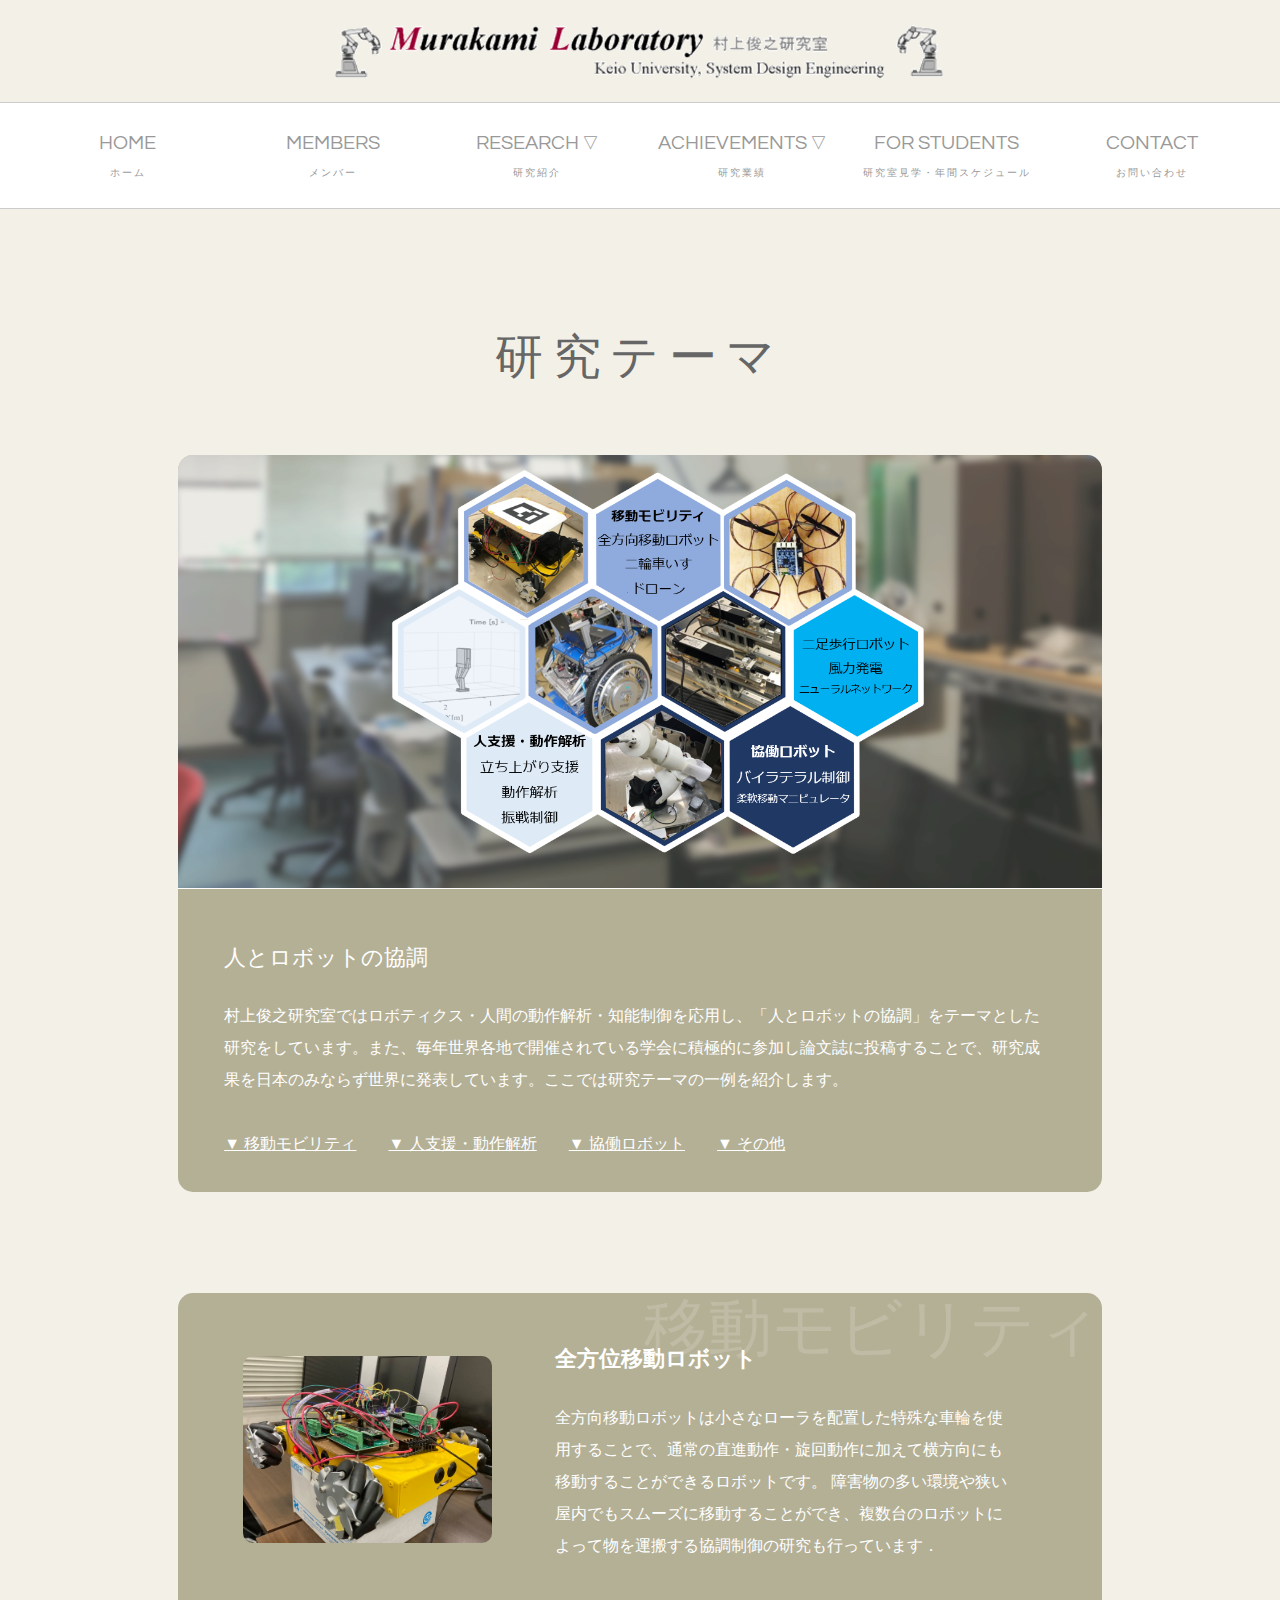
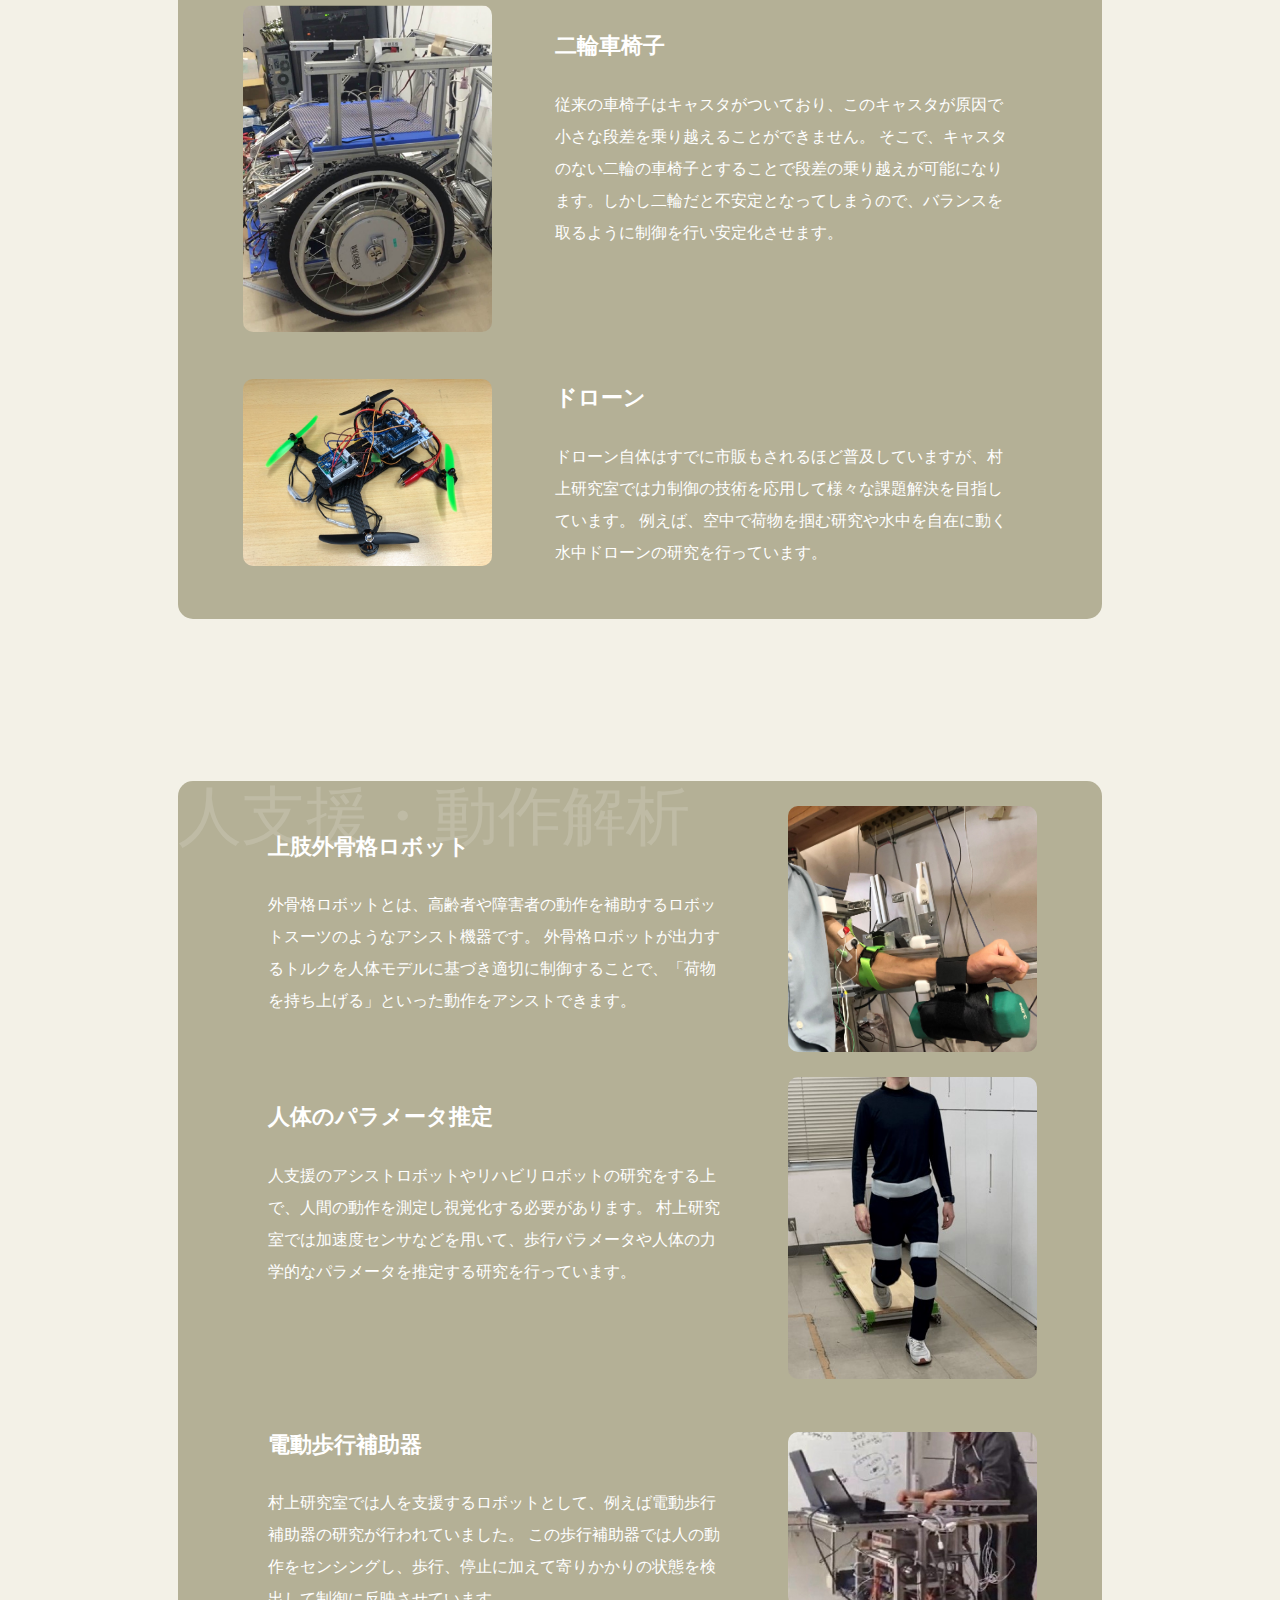
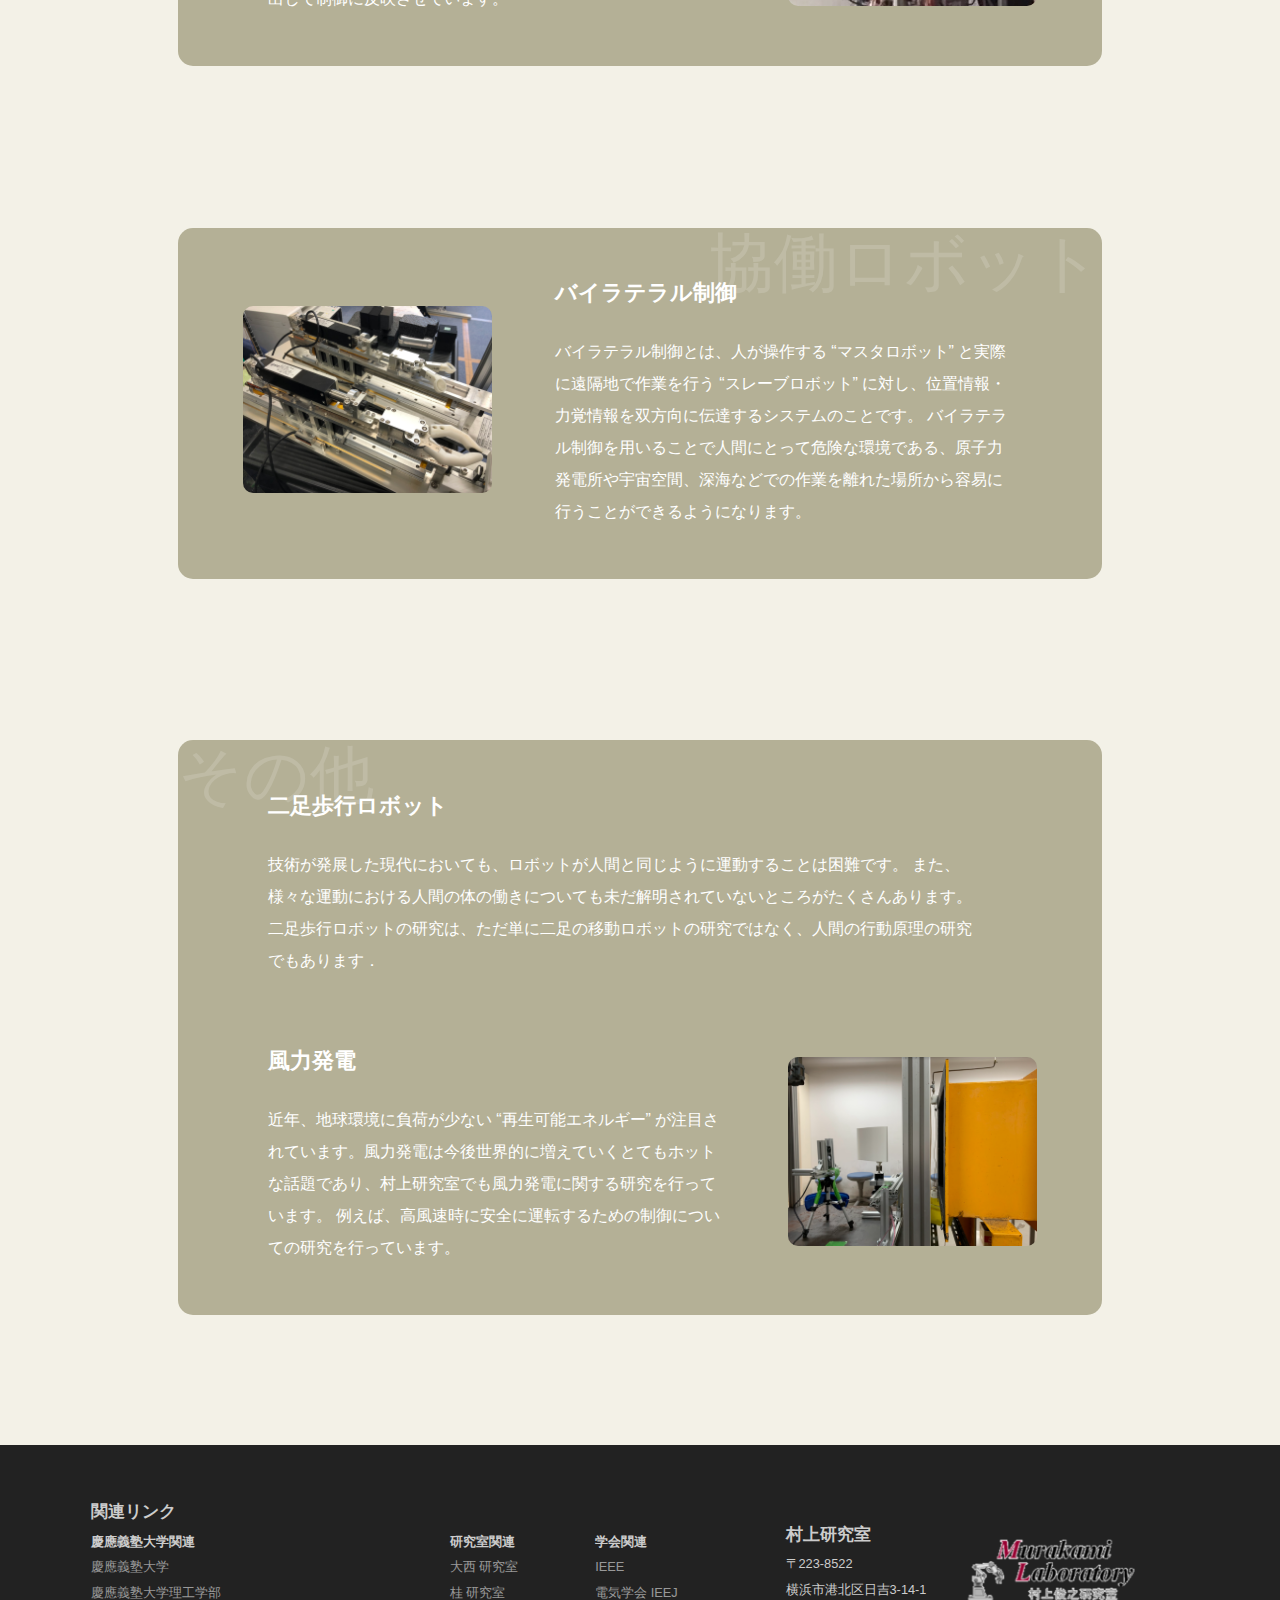
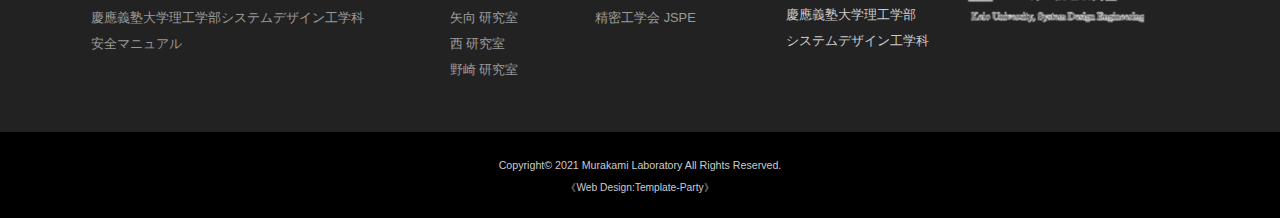
<file: theme.html>
<!DOCTYPE html>
<html lang="ja">
<head>
<meta charset="UTF-8">
<meta http-equiv="X-UA-Compatible" content="IE=edge">
<title>KEIO Murakami Lab. 研究テーマ</title>
<meta name="viewport" content="width=device-width, initial-scale=1">
<meta name="description" content="慶應義塾大学 村上俊之研究室　研究テーマ">
<meta name="keywords" content="">
<link rel="stylesheet" href="css/style.css">
<script src="js/openclose.js"></script>
<script src="js/fixmenu.js"></script>
<script src="js/fixmenu_pagetop.js"></script>
<script src="js/ddmenu_min.js"></script>
<script src="js/sidemenu_view.js"></script>
<script src="js/jquery-3.6.0.min.js"></script>
<!--[if lt IE 9]>
<script src="https://oss.maxcdn.com/html5shiv/3.7.2/html5shiv.min.js"></script>
<script src="https://oss.maxcdn.com/respond/1.4.2/respond.min.js"></script>
<![endif]-->
<link rel="icon" href="images/favicon.ico">
<link rel="apple-touch-icon" sizes="180x180" href="images/apple-touch-icon.png">
</head>

<body>

<div id="container">
<!---------------------------　ヘッダー　始まり　-------------------------->
<header>
<script src="js/include_headerlogo.js"></script>
<div id="inc_headerlogo"></div> <!--　ヘッダーロゴ画像の変更は　include_headerlogo.js　から-->
</header>
<!---------------------------　ヘッダー　終わり　-------------------------->

<!---------------------------　メニューバー　読み込み　-------------------------->
<!--　デザイン変更は　style.css から，　メニュー内容の変更は　include_headermenu.js　から -->
<div id="inc_headermenu"></div> 
<script src="js/include_headermenu.js"></script>
<noscript>
<p id="alart">
お使いのブラウザでJavaScriptが無効なためページを正常に表示できません。<br>
Please enable JavaScript in order to view this content, We're sorry. 
</p>
</noscript>
<!---------------------------　メニューバー　終わり　-------------------------->

<!---------------------------　メサイドニュー 始まり　-------------------------->
<div id="sidemenu"><ul>
<li><a href="#mobility">移動モビリティ</a></li>
<li><a href="#human">人支援・動作解析</a></li>
<li><a href="#cooperation">協働ロボット</a></li>
<li><a href="#others">その他</a></li>
</ul></div>
<!---------------------------　メサイドニュー　終わり　-------------------------->

<div id="contents">

<div class="inner">

<section>

<!---------------------------　テーマ概要 始まり　-------------------------->
<h2>研究テーマ</h2>
<div class="list-column-container">
<div class="list-column">
<figure><img src="images/theme.png" alt=""></figure><!--画像サイズ 1230×577 -->
<div class="text">
<h4>人とロボットの協調</h4>
<p>村上俊之研究室ではロボティクス・人間の動作解析・知能制御を応用し、「人とロボットの協調」をテーマとした研究をしています。また、毎年世界各地で開催されている学会に積極的に参加し論文誌に投稿することで、研究成果を日本のみならず世界に発表しています。ここでは研究テーマの一例を紹介します。<br><br>
<a href="#mobility">&#9660; 移動モビリティ</a>　　<a href="#human">&#9660; 人支援・動作解析</a>　　<a href="#cooperation">&#9660; 協働ロボット</a>　　<a href="#cooperation">&#9660; その他</a><br>　
<!--<br>Toshiyuki Murakami Laboratory is conducting research on the theme of "human-robot cooperation" by applying robotics, human motion analysis, and intelligent control.--></p>
</div>
</div>
<!---------------------------　テーマ概要　終わり　-------------------------->

<!---------------------------　移動モビリティ 始まり　-------------------------->
<div class="list"><span id="mobility" class="link"></span>
<div class="detail">
<div class="text">
<h4>全方位移動ロボット</h4>
<p>全方向移動ロボットは小さなローラを配置した特殊な車輪を使用することで、通常の直進動作・旋回動作に加えて横方向にも移動することができるロボットです。
障害物の多い環境や狭い屋内でもスムーズに移動することができ、複数台のロボットによって物を運搬する協調制御の研究も行っています．
<!--路面上を自由な経路で走行できるため障害物の多い環境や狭い屋内でもスムーズに移動することができます。
研究テーマにもこの特性を活かしたものが多くあります。
例えば，全方向移動ロボットは自由な経路に追従できるためその精度を高める研究や複数台のロボットによって物を運搬する協調制御の研究があります。
これらの自律移動ロボットに関する研究の他にも全方向に駆動できることを利用した歩行補助器の開発など人支援に関する研究も行われており幅広い研究を行うことができます。-->
</p>
<!--<p class="btn1"><a href="#">もっとみる</a></p>-->
</div>
<figure><img src="images/zenhoukou2.jpg" alt=""></figure>
</div>
<div class="detail">
<div class="text">
<h4>二輪車椅子</h4>
<p>従来の車椅子はキャスタがついており、このキャスタが原因で小さな段差を乗り越えることができません。
そこで、キャスタのない二輪の車椅子とすることで段差の乗り越えが可能になります。しかし二輪だと不安定となってしまうので、バランスを取るように制御を行い安定化させます。
</p>
</div>
<figure><img src="images/nirin.png" alt=""></figure>
</div>
<div class="detail">
<div class="text">
<h4>ドローン</h4>
<p>ドローン自体はすでに市販もされるほど普及していますが、村上研究室では力制御の技術を応用して様々な課題解決を目指しています。
例えば、空中で荷物を掴む研究や水中を自在に動く水中ドローンの研究を行っています。</p>
</div>
<figure><img src="images/drone.jpg" alt=""></figure>
</div><br>
</div>
<!---------------------------　移動モビリティ おわり　-------------------------->

<!---------------------------　人支援動作計測 始まり　-------------------------->
<div class="list"><span id="human" class="link"></span>
<div class="detail">
<div class="text">
<h4>上肢外骨格ロボット</h4>
<p>外骨格ロボットとは、高齢者や障害者の動作を補助するロボットスーツのようなアシスト機器です。
外骨格ロボットが出力するトルクを人体モデルに基づき適切に制御することで、「荷物を持ち上げる」といった動作をアシストできます。
</p>
</div>
<figure><img src="images/exoskeleton.jpg" alt=""></figure>
</div>
<div class="detail">
<div class="text">
<h4>人体のパラメータ推定</h4>
<p>人支援のアシストロボットやリハビリロボットの研究をする上で、人間の動作を測定し視覚化する必要があります。
村上研究室では加速度センサなどを用いて、歩行パラメータや人体の力学的なパラメータを推定する研究を行っています。</p>
</div>
<figure><img src="images/human.jpg" alt=""></figure>
</div>
<div class="detail">
<div class="text">
<h4>電動歩行補助器</h4>
<p>村上研究室では人を支援するロボットとして、例えば電動歩行補助器の研究が行われていました。
この歩行補助器では人の動作をセンシングし、歩行、停止に加えて寄りかかりの状態を検出して制御に反映させています。</p>
</div>
<figure><img src="images/walk2.jpg" alt=""></figure>
</div><br>
</div>
<!---------------------------　人支援動作計測 終わり　-------------------------->

<!---------------------------　協調ロボット 始まり　-------------------------->
<div class="list"><span id="cooperation" class="link"></span>
<div class="detail">
<div class="text">
<h4>バイラテラル制御</h4>
<p>バイラテラル制御とは、人が操作する “マスタロボット” と実際に遠隔地で作業を行う “スレーブロボット” に対し、位置情報・力覚情報を双方向に伝達するシステムのことです。
バイラテラル制御を用いることで人間にとって危険な環境である、原子力発電所や宇宙空間、深海などでの作業を離れた場所から容易に行うことができるようになります。
</p>
</div>
<figure><img src="images/bilate.jpg" alt=""></figure>
</div><br>
</div>
<!---------------------------　協調ロボット 終わり　-------------------------->


<!---------------------------　その他 始まり　-------------------------->
<div class="list"><span id="others" class="link"></span>
<div class="detail">
<div class="noimage">
<h4>二足歩行ロボット</h4>
<p>技術が発展した現代においても、ロボットが人間と同じように運動することは困難です。
また、様々な運動における人間の体の働きについても未だ解明されていないところがたくさんあります。
二足歩行ロボットの研究は、ただ単に二足の移動ロボットの研究ではなく、人間の行動原理の研究でもあります．
</p>
</div>
<!--<figure><img src="images/sample2.jpg" alt=""></figure>-->
</div>
<div class="detail">
<div class="text">
<h4>風力発電</h4>
<p>近年、地球環境に負荷が少ない “再生可能エネルギー” が注目されています。風力発電は今後世界的に増えていくとてもホットな話題であり、村上研究室でも風力発電に関する研究を行っています。
例えば、高風速時に安全に運転するための制御についての研究を行っています。</p>
</div>
<figure><img src="images/wind.png" alt=""></figure>
</div><br>
</div>
<!---------------------------　その他　終わり　-------------------------->

</section>

</div>
<!--/.inner-->

</div>
<!--/#contents-->

<!---------------------------　フッターメニュー　読み込み　-------------------------->
<!--　デザイン変更は　style.css から，　メニュー内容やリンク先の変更は　include_footermenu.js　から　-->
<script src="js/include_footermenu.js"></script>
<div id="inc_footermenu"></div> 
<!---------------------------　フッターメニュー　終わり　-------------------------->

</div>
<!--/#container-->

<p class="nav-fix-pos-pagetop"><a href="#">↑</a></p>

<!--メニュー開閉ボタン-->
<div id="menubar_hdr" class="close"></div>

<!--メニューの開閉処理-->
<script>
open_close("menubar_hdr", "menubar-s");
</script>

<!--「WORKS」の子メニュー-->
<script>
	open_close("menubar_hdr2", "menubar-s2");
	open_close("menubar_hdr3", "menubar-s3");
</script>
<script>

</script>
</body>
</html>
</file>
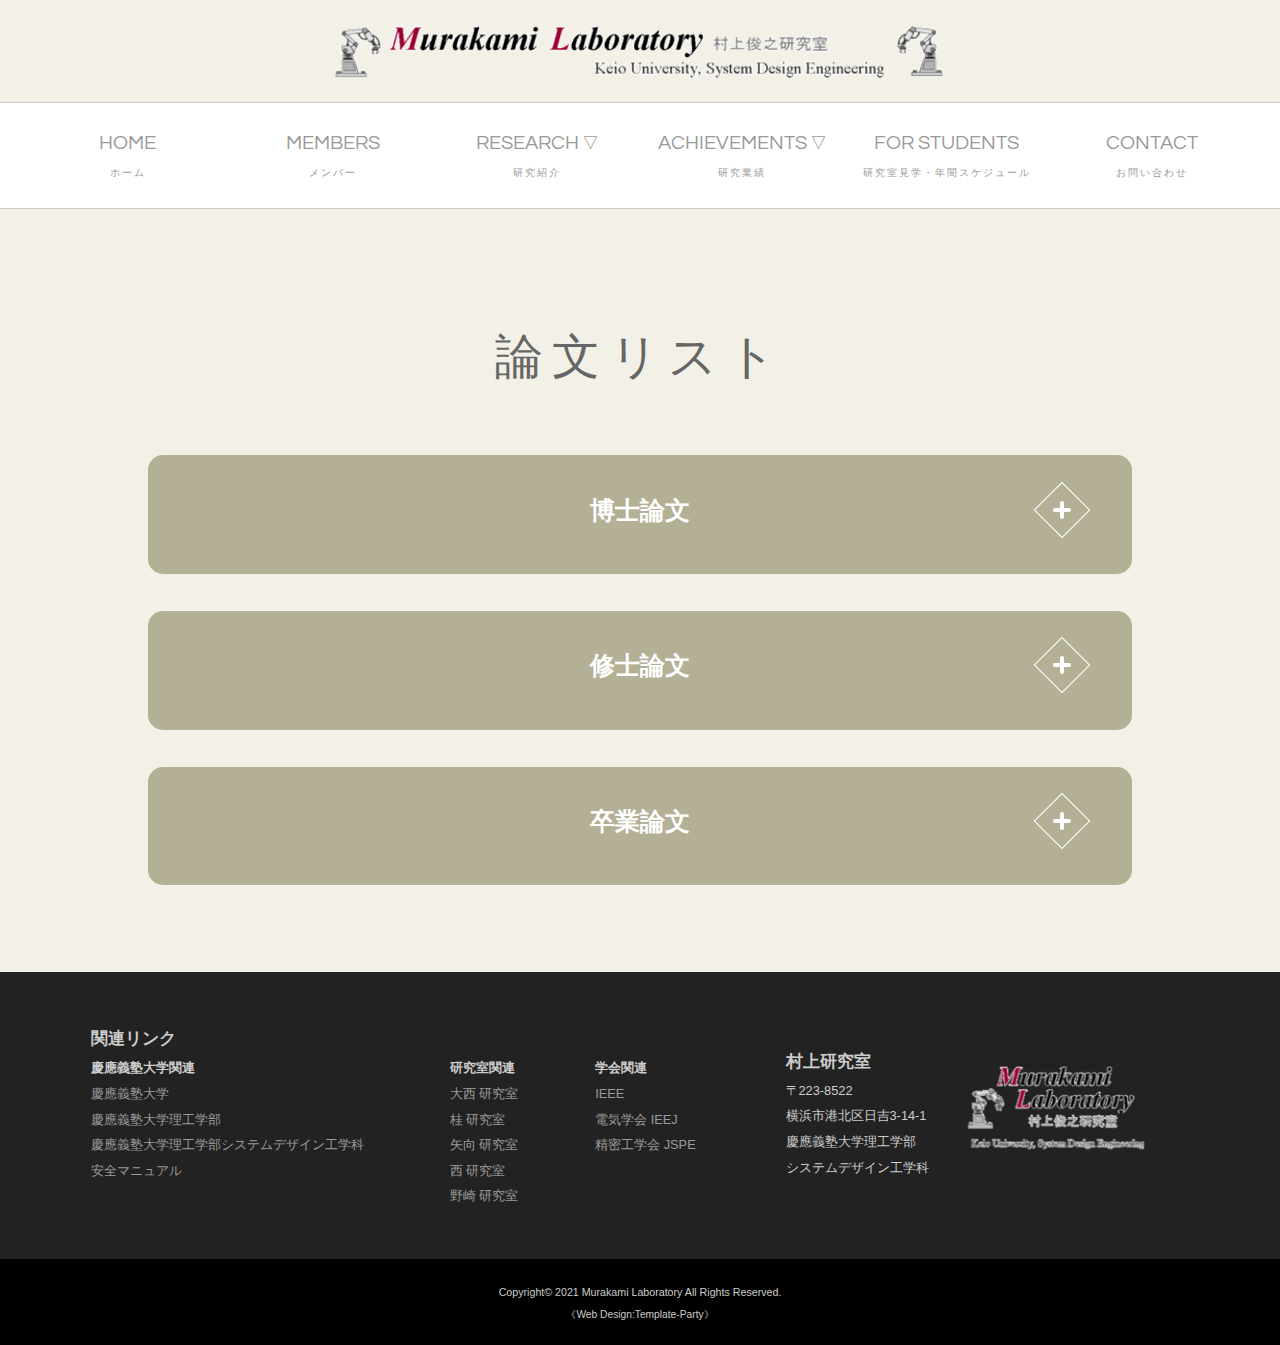
<file: thesislist.html>
<!DOCTYPE html>
<html lang="ja">
<head>
<meta charset="UTF-8">
<meta http-equiv="X-UA-Compatible" content="IE=edge">
<title>KEIO Murakami Lab. 論文リスト</title>
<meta name="viewport" content="width=device-width, initial-scale=1">
<meta name="description" content="慶應義塾大学 村上俊之研究室　論文リスト">
<meta name="keywords" content="">
<link rel="stylesheet" href="css/style.css">
<script src="js/openclose.js"></script>
<script src="js/fixmenu.js"></script>
<script src="js/fixmenu_pagetop.js"></script>
<script src="js/ddmenu_min.js"></script>
<script src="js/sidemenu_view.js"></script>
<script src="js/jquery-3.6.0.min.js"></script>
<script src="js/accordion.js"></script>
<!--<script type="text/javascript" src="https://code.jquery.com/jquery-1.11.3.min.js"></script>-->
<!--[if lt IE 9]>
<script src="https://oss.maxcdn.com/html5shiv/3.7.2/html5shiv.min.js"></script>
<script src="https://oss.maxcdn.com/respond/1.4.2/respond.min.js"></script>
<![endif]-->
<link rel="icon" href="images/favicon.ico">
<link rel="apple-touch-icon" sizes="180x180" href="images/apple-touch-icon.png">
</head>

<body>

<div id="container">
<!---------------------------　ヘッダー　始まり　-------------------------->
<header>
<script src="js/include_headerlogo.js"></script>
<div id="inc_headerlogo"></div>  <!--　ヘッダーロゴ画像の変更は　include_headerlogo.js　から-->
</header>
<!---------------------------　ヘッダー　始まり　-------------------------->

<!---------------------------　メニューバー　読み込み　-------------------------->
<!--　デザイン変更は　style.css から，　メニュー内容の変更は　include_headermenu.js　から　-->
<div id="inc_headermenu"></div>
<script src="js/include_headermenu.js"></script> 
<noscript>
<p id="alart">
お使いのブラウザでJavaScriptが無効なためページを正常に表示できません。<br>
Please enable JavaScript in order to view this content, We're sorry. 
</p>
</noscript>
<!---------------------------　メニューバー　終わり　-------------------------->

<!---------------------------　メサイドニュー 始まり　-------------------------->
<div id="sidemenu"><ul>
<li><a href="#docthe">博士論文</a></li>
<li><a href="#masthe">修士論文</a></li>
<li><a href="#gradthe">卒業論文</a></li>
</ul></div>
<!---------------------------　メサイドニュー　終わり　-------------------------->

<div id="contents">

<div class="inner">

<!---------------------------　論文リスト 始まり　-------------------------->
<section>
<h2>論文リスト</h2>
<div class="section s_07 thesis_list">

 <!---------------------------　博論 始まり　-------------------------->
 <!-----------------------　姓名の間のスペースは半角　-------------------------->
	<div class="accordion_one doc"><span id="docthe" class="link"></span>
	 <div class="backbox1">
	  <div class="accordion_header">博士論文<div class="i_box"><i class="one_i"></i></div></div>
	   <div class="accordion_inner">
		<div class="accordion_one"><!--　ここから一年分　-->
		 <div class="backbox2">
		  <div class="accordion_header">2017年度<div class="i_box"><i class="one_i"></i></div></div>
          <div class="accordion_inner">
           <div class="accordion_one">
		    <div class="person"><!--　ここから一人分　-->
			 <table>
			  <caption>ROUZIER, Baptiste Michel (ルジエ, バティスト ミシェル)</caption>
			  <tr><td>Cruising Control of Electric Vehicle Using Situation Transition Based Driving Assistant</td></tr>
			  <tr><td>状況変遷型運転支援による電気自動車の走行制御</td></tr>
			  <!--<tr><td><A href="paper/dp17-01.pdf" target="_blank" title="Paper">Paper</A> / <A href="present/dpp17-01-1.pdf" target="_blank">公聴会・発表資料(7月11日)</A> / <A href="present/dpp17-01-2.pdf" target="_blank">最終審査資料（8月2日）</A>
			  <div><p>※関係者のみアクセス可能</p></div>
			  </td></tr>-->
			 </table>
			</div><!--　ここまでで一人分　-->
           </div>
          </div>
		 </div>
        </div><!--　ここまで一年分　-->
	    <div class="accordion_one"><!--　ここから一年分　-->
	     <div class="backbox2">
          <div class="accordion_header">2015年度<div class="i_box"><i class="one_i"></i></div></div>
          <div class="accordion_inner">
           <div class="accordion_one">
		    <div class="person"><!--　ここから一人分　-->
			 <table>
			  <caption>楊 川 （Yang, Chuan）(ヨウ セン)</caption>
			  <tr><td>Conceptual Design and Control of Walking and Transportation Assist Devices Considering Human Motion</td></tr>
			  <tr><td>人間の動きを考慮した歩行支援機器の設計と制御</td></tr>
			  <!--<tr><td><A href="paper/dp15-01.pdf" target="_blank" title="Paper">Paper</A> / <A href="present/dpp15-01-1.pptx" target="_blank">公聴会・発表資料(6月10日)</A> / <A href="present/dpp15-01-2.pptx" target="_blank">最終審査資料（7月8日）</A>
			  <div><p>※関係者のみアクセス可能</p></div>
			  </td></tr>-->
			 </table>
			</div><!--　ここまでで一人分　-->
           </div>
          </div>
         </div>
	    </div><!--　ここまで一年分　-->
	    <div class="accordion_one"><!--　ここから一年分　-->
	     <div class="backbox2">
          <div class="accordion_header">2011年度<div class="i_box"><i class="one_i"></i></div></div>
          <div class="accordion_inner">
           <div class="accordion_one">
		    <div class="person"><!--　ここから一人分　-->
			 <table>
			  <caption>Acar, Cihan (アジャ ジハン)</caption>
			  <tr><td>Advanced Motion Control of Dynamically Stabilized Two-Wheeled Mobile Systems</td></tr>
			  <tr><td>動的に安定化された2輪移動システムの高度運動制御</td></tr>
			  <!--<tr><td><A href="paper/dp11-01.pdf" target="_blank" title="Paper">Paper</A> / <A href="present/dpp11-01.pdf" target="_blank">公聴会・発表資料(6月21日)</A> / <A href="present/dpp11-01-2.pdf" target="_blank">最終審査資料（8月2日）</A>
			  <div><p>※関係者のみアクセス可能</p></div>
			  </td></tr>-->
			 </table>
			</div><!--　ここまでで一人分　-->
           </div>
          </div>
         </div>
	    </div><!--　ここまで一年分　-->
	    <div class="accordion_one"><!--　ここから一年分　-->
	     <div class="backbox2">
          <div class="accordion_header">2009年度<div class="i_box"><i class="one_i"></i></div></div>
          <div class="accordion_inner">
           <div class="accordion_one">
		    <div class="person"><!--　ここから一人分　-->
			 <table>
			  <caption>Wijesekara Abeygunawardhana, Pradeep Kumara<br>(ｳﾞｨｼﾞｪｾｶﾗ ｱﾍﾞｲｸﾞﾅﾜﾙﾀﾞﾅ, ﾌﾟﾗﾃﾞｨｰﾌﾟ ｸﾏﾗ)</caption>
			  <tr><td>Motion Control of Two-Wheel Mobile Manipulator with Passive Joint</td></tr>
			  <tr><td>受動関節を有する2軸駆動型移動マニピュレータの運動制御</td></tr>
			  <!--<tr><td><A href="paper/dp09-01.pdf" target="_blank" title="Paper">Paper</A> / <A href="present/dpp09-01.ppt" target="_blank">公聴会・発表資料(12月1日)</A> / <A href="present/dpp09-01-2.ppt" target="_blank">最終審査資料（2月5日）</A>
			  <div><p>※関係者のみアクセス可能</p></div>
			  </td></tr>-->
			 </table>
			</div><!--　ここまでで一人分　-->
           </div>
          </div>
         </div>
	    </div><!--　ここまで一年分　-->
	    <div class="accordion_one"><!--　ここから一年分　-->
	     <div class="backbox2">
          <div class="accordion_header">2007年度<div class="i_box"><i class="one_i"></i></div></div>
          <div class="accordion_inner">
           <div class="accordion_one">
		    <div class="person"><!--　ここから一人分　-->
			 <table>
			  <caption>柴田 剛慶</caption>
			  <tr><td>Advanced Control Considering Passivity in Redundant Motion Systems</td></tr>
			  <tr><td>冗長モーションシステムにおける受動性を考慮したアドバンスト制御</td></tr>
			  <!--<tr><td><A href="paper/dp07-01.pdf" target="_blank" title="Paper">Paper</A> / <A href="paper/da07-01.pdf" target="_blank">公聴会資料(1月8日)</A> / <A href="present/dpp07-01.ppt" target="_blank">発表資料(1月8日)</A> / <A href="present/dpp07-01-2.ppt" target="_blank">最終審査資料（2月5日）</A>
			  <div><p>※関係者のみアクセス可能</p></div>
			  </td></tr>-->
			 </table>
			</div><!--　ここまでで一人分　-->
           </div>
          </div>
         </div>
	    </div><!--　ここまで一年分　-->
	    <div class="accordion_one"><!--　ここから一年分　-->
	     <div class="backbox2">
          <div class="accordion_header">2006年度<div class="i_box"><i class="one_i"></i></div></div>
          <div class="accordion_inner">
           <div class="accordion_one">
		    <div class="person"><!--　ここから一人分　-->
			 <table>
			  <caption>宮田 淳一</caption>
			  <tr><td>Intelligent Trajectory Planning by Time Based Spline Approach in Mobile Robot System</td></tr>
			  <tr><td>移動ロボットシステムにおける時間スプライン近似法を用いた知的軌道計画</td></tr>
			  <!--<tr><td><A href="paper/dp06-01.pdf" target="_blank" title="Paper">Paper</A> / <A href="paper/da06-01.pdf" target="_blank">公聴会資料(1月9日)</A> / <A href="present/dpp06-01.ppt" target="_blank">発表資料(1月9日)</A> / <A href="present/dpp06-01-0.ppt" target="_blank">予備審査（12月26日）</A> / <A href="present/dpp06-01-1.ppt" target="_blank">最終審査I資料（2月1日）</A> / <A href="present/dpp06-01-2.ppt" target="_blank">最終審査II資料（2月6日）</A>
			  <div><p>※関係者のみアクセス可能</p></div>
			  </td></tr>-->
			 </table>
			</div><!--　ここまでで一人分　-->
           </div>
          </div>
         </div>
	    </div><!--　ここまで一年分　-->
	   </div>
	 </div>
    </div>
 <!---------------------------　博論 終わり　-------------------------->
  
 <!---------------------------　修論 始まり　-------------------------->
 <!-----------------------　姓名の間のスペースは半角　-------------------------->
	<div class="accordion_one mas"><span id="masthe" class="link"></span>
	 <div class="backbox1">
	  <div class="accordion_header">修士論文<div class="i_box"><i class="one_i"></i></div></div>
	   <div class="accordion_inner">
	   <div class="documentlink"><a href="https://keio.box.com/s/ihqj7svwy7pd0pr2ld66ytcpciyd9y0h" target="_blank" title="Master Thesis">&#9654; 詳細を見る（関係者のみアクセス可能）</a></div>
	   <div class="accordion_one"><!--　ここから一年分　-->
		<div class="backbox2">
		 <div class="accordion_header">2022年度<div class="i_box"><i class="one_i"></i></div></div>
		 <div class="accordion_inner">
		  <div class="accordion_one">
		   <div class="person"><!--　ここから一人分　-->
			<table>
			 <caption>長澤 利幸</caption>
			 <tr><td>CoP 計測システムに基づく人の動的平衡能力評価に関する検討</td></tr>
			</table>
		   </div><!--　ここまでで一人分　-->
		   <div class="person"><!--　ここから一人分　-->
			<table>
			 <caption>森下 弘規</caption>
			 <tr><td>機能別実効筋モデルに基づく上肢外骨格ロボットのアシストトルク制御</td></tr>
			</table>
		   </div><!--　ここまでで一人分　-->
		   <div class="person"><!--　ここから一人分　-->
			<table>
			 <caption>矢島 光留</caption>
			 <tr><td>二輪ロボットにおける物体搬送動作の外乱モデリングとパラメータ推定の一手法</td></tr>
			</table>
		   </div><!--　ここまでで一人分　-->
		   <div class="person"><!--　ここから一人分　-->
			<table>
			 <caption>山田 勝資</caption>
			 <tr><td>ピッチングモーメントを用いた風速推定に基づく風力発電システムの個別ピッチ角制御</td></tr>
			</table>
		   </div><!--　ここまでで一人分　-->
		  </div>
		 </div>
		</div>
	   </div><!--　ここまで一年分　-->
	   <div class="accordion_one"><!--　ここから一年分　-->
		<div class="backbox2">
		 <div class="accordion_header">2021年度<div class="i_box"><i class="one_i"></i></div></div>
		 <div class="accordion_inner">
		  <div class="accordion_one">
		   <div class="person"><!--　ここから一人分　-->
			<table>
			 <caption>大湊 健太郎</caption>
			 <tr><td>全方向移動歩行補助車における滑りを考慮した動作制御</td></tr>
			</table>
		   </div><!--　ここまでで一人分　-->
		   <div class="person"><!--　ここから一人分　-->
			<table>
			 <caption>菅谷 岳人</caption>
			 <tr><td>荷物搬送用クアッドコプタの姿勢・速度制御および荷物の安定化制御</td></tr>
			</table>
		   </div><!--　ここまでで一人分　-->
		   <div class="person"><!--　ここから一人分　-->
			<table>
			 <caption>竹野内 司</caption>
			 <tr><td>通信遅延化におけるバイラテラル制御のゲイン調整を用いた性能改善</td></tr>
			</table>
		   </div><!--　ここまでで一人分　-->
		   <div class="person"><!--　ここから一人分　-->
			<table>
			 <caption>平岡 敦</caption>
			 <tr><td>関節ばね機構を導入したロボットシステムにおける作業空間運動制御</td></tr>
			</table>
		   </div><!--　ここまでで一人分　-->
		   <div class="person"><!--　ここから一人分　-->
			<table>
			 <caption>松本 有司</caption>
			 <tr><td>衝突時のダイナミクスに基づく受動・能動融合形歩行のための足首角度制御手法</td></tr>
			</table>
		   </div><!--　ここまでで一人分　-->
		  </div>
		 </div>
		</div>
	   </div><!--　ここまで一年分　-->
	   <div class="accordion_one"><!--　ここから一年分　-->
		 <div class="backbox2">
		  <div class="accordion_header">2020年度<div class="i_box"><i class="one_i"></i></div></div>
          <div class="accordion_inner">
           <div class="accordion_one">
		    <div class="person"><!--　ここから一人分　-->
			 <table>
			  <caption>Maximilien TSUJI</caption>
			  <tr><td>Collaborative Transport by Mecanum Mobile Robots using Reaction Torque Observer</td></tr>
			 </table>
			</div><!--　ここまでで一人分　-->
			<div class="person"><!--　ここから一人分　-->
			 <table>
			  <caption>大藤 茜</caption>
			  <tr><td>経路曲率と障害物を考慮した移動ロボットにおける速度プロファイルの一計画法</td></tr>
			 </table>
			</div><!--　ここまでで一人分　-->
			<div class="person"><!--　ここから一人分　-->
			 <table>
			  <caption>辰巳 周一</caption>
			  <tr><td>全方向移動ロボットの旋回動作のための駆動力分配制御</td></tr>
			 </table>
			</div><!--　ここまでで一人分　-->
			<div class="person"><!--　ここから一人分　-->
			 <table>
			  <caption>福徳 海貴</caption>
			  <tr><td>人体の運動学·動力学パラメータ推定を用いたヒトの運動解析とその応用法</td></tr>
			 </table>
			</div><!--　ここまでで一人分　-->
			<div class="person"><!--　ここから一人分　-->
			 <table>
			  <caption>舛田 博勇</caption>
			  <tr><td>ウェアラブルセンサを用いたGSNによる歩行の動的安定性の評価</td></tr>
			 </table>
			</div><!--　ここまでで一人分　-->
			<div class="person"><!--　ここから一人分　-->
			 <table>
			  <caption>横田 恵之介</caption>
			  <tr><td>電動二輪車椅子における入力制約を考慮した旋回制御</td></tr>
			 </table>
			</div><!--　ここまでで一人分　-->
           </div>
          </div>
		 </div>
        </div><!--　ここまで一年分　-->
	    <div class="accordion_one"><!--　ここから一年分　-->
	     <div class="backbox2">
          <div class="accordion_header">2019年度<div class="i_box"><i class="one_i"></i></div></div>
          <div class="accordion_inner">
           <div class="accordion_one">
		    <div class="person"><!--　ここから一人分　-->
			 <table>
			  <caption>Maxime Holstein</caption>
			  <tr><td>An Advanced Approach to Feature-based EKF for AUV Localization Using Visual-Inertial SLAM</td></tr>
			 </table>
			</div><!--　ここまでで一人分　-->
		    <div class="person"><!--　ここから一人分　-->
			 <table>
			  <caption>川村　彰宏</caption>
			  <tr><td>バックステッピング法に基づくAUV制御法の一構成法</td></tr>
			 </table>
			</div><!--　ここまでで一人分　-->	
		    <div class="person"><!--　ここから一人分　-->
			 <table>
			  <caption>勝野　晃弘</caption>
			  <tr><td>永久磁石同期電動機におけるワニス流路構造による巻線冷却および設計法の一提案</td></tr>
			 </table>
			</div><!--　ここまでで一人分　-->	
		    <div class="person"><!--　ここから一人分　-->
			 <table>
			  <caption>上山　和也</caption>
			  <tr><td>ダイナミクスを考慮した二足歩行ロボットのための運動量制御の一実現法</td></tr>
			 </table>
			</div><!--　ここまでで一人分　-->	
		    <div class="person"><!--　ここから一人分　-->
			 <table>
			  <caption>國井　巴絵</caption>
			  <tr><td>適応フィルタを用いた張力制御に基づく振戦抑制</td></tr>
			 </table>
			</div><!--　ここまでで一人分　-->	
		    <div class="person"><!--　ここから一人分　-->
			 <table>
			  <caption>関谷　洸伸</caption>
			  <tr><td>柔軟移動ロボットによるオブジェクトの摩擦を考慮した運搬タスクのための位置決め制御</td></tr>
			 </table>
			</div><!--　ここまでで一人分　-->	
		    <div class="person"><!--　ここから一人分　-->
			 <table>
			  <caption>中村　佑輔</caption>
			  <tr><td>クォータニオンフィードバックに基づく6自由度作業空間のロバスト運動制御</td></tr>
			 </table>
			</div><!--　ここまでで一人分　-->	
		    <div class="person"><!--　ここから一人分　-->
			 <table>
			  <caption>野村　実希</caption>
			  <tr><td>二輪移動ロボットにおける車輪の滑り抑制制御</td></tr>
			 </table>
			</div><!--　ここまでで一人分　-->	
		    <div class="person"><!--　ここから一人分　-->
			 <table>
			  <caption>村田　有実子</caption>
			  <tr><td>慣性センサ情報に基づくカルマンフィルタを用いた平面マニピュレータの速度制御</td></tr>
			 </table>
			</div><!--　ここまでで一人分　-->				
           </div>
          </div>
         </div>
	    </div><!--　ここまで一年分　-->
		<div class="accordion_one"><!--　ここから一年分　-->
			<div class="backbox2">
			<div class="accordion_header">2018年度<div class="i_box"><i class="one_i"></i></div></div>
			<div class="accordion_inner">
			<div class="accordion_one">
			<div class="person"><!--　ここから一人分　-->
			<table>
			<caption>Charlotte Quintrand</caption>
			<tr><td>An Approach to Collaborative Transport by Multiple Mobile Robots using Sensorless Force Control</td></tr></table>
			</div><!--　ここまでで一人分　-->
			<div class="person"><!--　ここから一人分　-->
			<table>
			<caption>安間雄和</caption>
			<tr><td>空気圧インタフェースによる人とロボット間のモーショントランスミッション</td></tr></table>
			</div><!--　ここまでで一人分　-->
			<div class="person"><!--　ここから一人分　-->
			<table>
			<caption>小笠原啓太</caption>
			<tr><td>IMUを用いた身体の力学パラメータの一推定法</td></tr></table>
			</div><!--　ここまでで一人分　-->
			<div class="person"><!--　ここから一人分　-->
			<table>
			<caption>木村拓迪</caption>
			<tr><td>つまずき転倒の動的シミュレーション法の構築とその転倒防止支援評価への応用</td></tr></table>
			</div><!--　ここまでで一人分　-->
			<div class="person"><!--　ここから一人分　-->
			<table>
			<caption>孫暁白</caption>
			<tr><td>データ駆動型多自由度マニピュレータの環境変動を考慮した多機能動作の生成</td></tr></table>
			</div><!--　ここまでで一人分　-->
			<div class="person"><!--　ここから一人分　-->
			<table>
			<caption>高橋一石</caption>
			<tr><td>操作性改善を目的とした二輪型パーソナルモビリティのロバスト制御</td></tr></table>
			</div><!--　ここまでで一人分　-->
			<div class="person"><!--　ここから一人分　-->
			<table>
			<caption>田脇裕太</caption>
			<tr><td>歩行支援システムのための足圧評価法と膝装着型外骨格に対する提案</td></tr></table>
			</div><!--　ここまでで一人分　-->
			<div class="person"><!--　ここから一人分　-->
			<table>
			<caption>森隆政</caption>
			<tr><td>柔軟土台を有するマニピュレータの振動抑制を考慮した力センサレスインピーダンス制御</td></tr></table>
			</div><!--　ここまでで一人分　-->
			<div class="person"><!--　ここから一人分　-->
			<table>
			<caption>Wanping Lyu</caption>
			<tr><td>Bilateral Control between Manipulators with Different Structure Considering Fluctuation of Equivalent Mass</td></tr></table>
			</div><!--　ここまでで一人分　-->
			</div>
			</div>
			</div>
			</div><!--　ここまで一年分　---------------------------------------- -->
			<div class="accordion_one"><!--　ここから一年分　-->
			<div class="backbox2">
			<div class="accordion_header">2017年度<div class="i_box"><i class="one_i"></i></div></div>
			<div class="accordion_inner">
			<div class="accordion_one">
			<div class="person"><!--　ここから一人分　-->
			<table>
			<caption>Dylan, Malcolm, Josselyn ARNAL</caption>
			<tr><td>An Approach to Safe Tremor Suppression through Hand Movement Assisted Control</td></tr></table>
			</div><!--　ここまでで一人分　-->
			<div class="person"><!--　ここから一人分　-->
			<table>
			<caption>天海翔</caption>
			<tr><td>二輪移動ロボットの操作性向上のためのインタフェース設計とトルク・速度ベース制御</td></tr></table>
			</div><!--　ここまでで一人分　-->
			<div class="person"><!--　ここから一人分　-->
			<table>
			<caption>坂井康太郎</caption>
			<tr><td>ばね機構を導入したロボットシステムにおける機械インピーダンスと仮想インピーダンスの融合制御</td></tr></table>
			</div><!--　ここまでで一人分　-->
			<div class="person"><!--　ここから一人分　-->
			<table>
			<caption>中井一真</caption>
			<tr><td>運高周波電圧印加法を用いた永久磁石同期電動機のスレーブ側位置センサレスバイラテラル制御</td></tr></table>
			</div><!--　ここまでで一人分　-->
			<div class="person"><!--　ここから一人分　-->
			<table>
			<caption>服部真大</caption>
			<tr><td>複数台ITPによる利用者協調制御に基づいた上肢運動歩行支援</td></tr></table>
			</div><!--　ここまでで一人分　-->
			<div class="person"><!--　ここから一人分　-->
			<table>
			<caption>内田英克</caption>
			<tr><td>外骨格ロボットハンドにおける把持支援制御の一構成法</td></tr></table>
			</div><!--　ここまでで一人分　-->
			</div>
			</div>
			</div>
			</div><!--　ここまで一年分　---------------------------------------- -->			
			<div class="accordion_one"><!--　ここから一年分　-->
				<div class="backbox2">
				<div class="accordion_header">2016年度<div class="i_box"><i class="one_i"></i></div></div>
				<div class="accordion_inner">
				<div class="accordion_one">
				<div class="person"><!--　ここから一人分　-->
				<table>
				<caption>Florent HOAREAU</caption>
				<tr><td>A Step Passage Approach for an Electric Two-wheel Wheelchair Single Camera for Environment Recognition</td></tr></table>
				</div><!--　ここまでで一人分　-->
				<div class="person"><!--　ここから一人分　-->
				<table>
				<caption>石川 貴啓</caption>
				<tr><td>絶対加速度情報に基づく平面マニピュレータの位置推定および制御法</td></tr></table>
				</div><!--　ここまでで一人分　-->
				<div class="person"><!--　ここから一人分　-->
				<table>
				<caption>花岡 遼</caption>
				<tr><td>利用者協調型ITPのためのモード変換に基づく走行姿勢制御</td></tr></table>
				</div><!--　ここまでで一人分　-->
				<div class="person"><!--　ここから一人分　-->
				<table>
				<caption>濱谷 櫻子</caption>
				<tr><td>多自由度ステアリングシステムによる二輪型車椅子の走行支援制御</td></tr></table>
				</div><!--　ここまでで一人分　-->
				<div class="person"><!--　ここから一人分　-->
				<table>
				<caption>前島 綜太朗</caption>
				<tr><td>運転手の反応遅れを考慮した仮想インピーダンスによる操舵支援制御の一構成法</td></tr></table>
				</div><!--　ここまでで一人分　-->
				</div>
				</div>
				</div>
				</div><!--　ここまで一年分　---------------------------------------- -->
				<div class="accordion_one"><!--　ここから一年分　-->
				<div class="backbox2">
				<div class="accordion_header">2015年度<div class="i_box"><i class="one_i"></i></div></div>
				<div class="accordion_inner">
				<div class="accordion_one">
				<div class="person"><!--　ここから一人分　-->
				<table>
				<caption>加賀美 直久</caption>
				<tr><td>IMUセンサを用いたADLs解析と立ち上がり動作補助システムの一実現法</td></tr></table>
				</div><!--　ここまでで一人分　-->
				<div class="person"><!--　ここから一人分　-->
				<table>
				<caption>平松 知樹</caption>
				<tr><td>多自由度電動バイクの高機能制御</td></tr></table>
				</div><!--　ここまでで一人分　-->
				<div class="person"><!--　ここから一人分　-->
				<table>
				<caption>鐙 崇雅</caption>
				<tr><td>多自由度電動二輪車の低速旋回軌道における高度運動制御</td></tr></table>
				</div><!--　ここまでで一人分　-->
				<div class="person"><!--　ここから一人分　-->
				<table>
				<caption>老木 融</caption>
				<tr><td>サブシステム分解に基づく冗長マスタ・スレーブシステムにおける多機能・高性能化制御</td></tr></table>
				</div><!--　ここまでで一人分　-->
				<div class="person"><!--　ここから一人分　-->
				<table>
				<caption>奥村 幸弘</caption>
				<tr><td>遠隔制御型電気自動車における運転支援の一実現法</td></tr></table>
				</div><!--　ここまでで一人分　-->
				<div class="person"><!--　ここから一人分　-->
				<table>
				<caption>平田 展章</caption>
				<tr><td>未知段差環境における二輪車椅子の走行支援制御</td></tr></table>
				</div><!--　ここまでで一人分　-->
				<div class="person"><!--　ここから一人分　-->
				<table>
				<caption>廣田 貴一</caption>
				<tr><td>利用者の安全性を考慮した脚動作訓練機器の提案と歩行支援制御</td></tr></table>
				</div><!--　ここまでで一人分　-->
				</div>
				</div>
				</div>
				</div><!--　ここまで一年分　---------------------------------------- -->
				<div class="accordion_one"><!--　ここから一年分　-->
				<div class="backbox2">
				<div class="accordion_header">2014年度<div class="i_box"><i class="one_i"></i></div></div>
				<div class="accordion_inner">
				<div class="accordion_one">
				<div class="person"><!--　ここから一人分　-->
				<table>
				<caption>Baptiste Rouzier</caption>
				<tr><td>An Approach to Driving Support Unifying Virtual Force Field and Driver Modelization by Computer Vision</td></tr></table>
				</div><!--　ここまでで一人分　-->
				<div class="person"><!--　ここから一人分　-->
				<table>
				<caption>黄友 真平</caption>
				<tr><td>リニアモータを用いたクレーンシステムにおける吊荷のセンサレス振動抑制制御</td></tr></table>
				</div><!--　ここまでで一人分　-->
				<div class="person"><!--　ここから一人分　-->
				<table>
				<caption>蒲谷 実千</caption>
				<tr><td>ジョイスティック操作に基づいた二輪車椅子の走行制御</td></tr></table>
				</div><!--　ここまでで一人分　-->
				<div class="person"><!--　ここから一人分　-->
				<table>
				<caption>小林 将大</caption>
				<tr><td>絶対加速度情報に基づくカルマンフィルタを用いた多自由度マニピュレータのモーションコントロール</td></tr></table>
				</div><!--　ここまでで一人分　-->
				<div class="person"><!--　ここから一人分　-->
				<table>
				<caption>齋藤 大介</caption>
				<tr><td>転倒回避を考慮した電動歩行補助車の安定化制御</td></tr></table>
				</div><!--　ここまでで一人分　-->
				<div class="person"><!--　ここから一人分　-->
				<table>
				<caption>長山 弘樹</caption>
				<tr><td>操作意志反映のためのマスタ・スレーブシステムによる移動ロボットの一制御法</td></tr></table>
				</div><!--　ここまでで一人分　-->
				<div class="person"><!--　ここから一人分　-->
				<table>
				<caption>Hansheng Wang</caption>
				<tr><td>Advanced ObserverDesign ForMulti-Task Control in Visual Feedback Based Redundant Manipulators</td></tr></table>
				</div><!--　ここまでで一人分　-->
				</div>
				</div>
				</div>
				</div><!--　ここまで一年分　---------------------------------------- -->
				<div class="accordion_one"><!--　ここから一年分　-->
				<div class="backbox2">
				<div class="accordion_header">2013年度<div class="i_box"><i class="one_i"></i></div></div>
				<div class="accordion_inner">
				<div class="accordion_one">
				<div class="person"><!--　ここから一人分　-->
				<table>
				<caption>市戸 達也</caption>
				<tr><td>多自由度ステア・バイ・ワイヤを用いた２輪駆動電動バイクのイノベーティブデザイン</td></tr></table>
				</div><!--　ここまでで一人分　-->
				<div class="person"><!--　ここから一人分　-->
				<table>
				<caption>沖山 航</caption>
				<tr><td>バイラテラル制御を用いたヒューマンロボットインタラクションシステムの一実現法</td></tr></table>
				</div><!--　ここまでで一人分　-->
				<div class="person"><!--　ここから一人分　-->
				<table>
				<caption>倉林 利行</caption>
				<tr><td>自然減衰現象の模倣による2段階動作モードに基づいた操作者支援制御</td></tr></table>
				</div><!--　ここまでで一人分　-->
				<div class="person"><!--　ここから一人分　-->
				<table>
				<caption>笹山 実紗子</caption>
				<tr><td>歩行能力反映型脚動作誘導リハビリシステムの一実現法</td></tr></table>
				</div><!--　ここまでで一人分　-->
				<div class="person"><!--　ここから一人分　-->
				<table>
				<caption>平田 和也</caption>
				<tr><td>劣駆動システムオブザーバに基づいた二輪電動車椅子のアドバンスドモーションコントロール</td></tr></table>
				</div><!--　ここまでで一人分　-->
				</div>
				</div>
				</div>
				</div><!--　ここまで一年分　---------------------------------------- -->
				<div class="accordion_one"><!--　ここから一年分　-->
				<div class="backbox2">
				<div class="accordion_header">2012年度<div class="i_box"><i class="one_i"></i></div></div>
				<div class="accordion_inner">
				<div class="accordion_one">
				<div class="person"><!--　ここから一人分　-->
				<table>
				<caption>Jadesada Maneeratanaporn</caption>
				<tr><td>Anti-sway Sliding-mode with Trolley Disturbance Observer for Varying Rope Overhead Crane System</td></tr></table>
				</div><!--　ここまでで一人分　-->
				<div class="person"><!--　ここから一人分　-->
				<table>
				<caption>梅本 恭平</caption>
				<tr><td>トルク拘束制御に基づく劣駆動機械システムのモーションコントロール</td></tr></table>
				</div><!--　ここまでで一人分　-->
				<div class="person"><!--　ここから一人分　-->
				<table>
				<caption>奥山 勇治</caption>
				<tr><td>電気自動車におけるモデル予測制御に基づいた運転支援～ドライバの思考モデルを考慮した車間距離制御への応用～</td></tr></table>
				</div><!--　ここまでで一人分　-->
				<div class="person"><!--　ここから一人分　-->
				<table>
				<caption>小牟田 清俊</caption>
				<tr><td>受動機構を有する移動ロボットにおける遠隔操作のための動作領域拡張制御</td></tr></table>
				</div><!--　ここまでで一人分　-->
				<div class="person"><!--　ここから一人分　-->
				<table>
				<caption>柴田 賢人</caption>
				<tr><td>電気自動車におけるマニピュレータ機構に基づいた統合型操作システムの提案と運転支援制御</td></tr></table>
				</div><!--　ここまでで一人分　-->
				<div class="person"><!--　ここから一人分　-->
				<table>
				<caption>鈴木 健</caption>
				<tr><td>熟練者の操作方法に基づいた負荷の等価力フィードバックによるクレーンシステムの安定化制御</td></tr></table>
				</div><!--　ここまでで一人分　-->
				</div>
				</div>
				</div>
				</div><!--　ここまで一年分　---------------------------------------- -->
				<div class="accordion_one"><!--　ここから一年分　-->
				<div class="backbox2">
				<div class="accordion_header">2011年度<div class="i_box"><i class="one_i"></i></div></div>
				<div class="accordion_inner">
				<div class="accordion_one">
				<div class="person"><!--　ここから一人分　-->
				<table>
				<caption>Jerome Carlier</caption>
				<tr><td>Virtual Force Field Based Force-Feedback of Road Condition for Driving Assistant Design in Electric Vehicle</td></tr></table>
				</div><!--　ここまでで一人分　-->
				<div class="person"><!--　ここから一人分　-->
				<table>
				<caption>河村 琢郎</caption>
				<tr><td>搭乗者の快適性を考慮した二輪駆動型車椅子の多機能化制御</td></tr></table>
				</div><!--　ここまでで一人分　-->
				<div class="person"><!--　ここから一人分　-->
				<table>
				<caption>金 秉奎</caption>
				<tr><td>2輪駆動型電動車椅子のロバスト姿勢安定化制御</td></tr></table>
				</div><!--　ここまでで一人分　-->
				<div class="person"><!--　ここから一人分　-->
				<table>
				<caption>神保 大輔</caption>
				<tr><td>環境変動を考慮したセンサリーペダルによる電気自動車の安全運転支援制御</td></tr></table>
				</div><!--　ここまでで一人分　-->
				<div class="person"><!--　ここから一人分　-->
				<table>
				<caption>鈴木 大也</caption>
				<tr><td>画像情報を用いた人の動作模倣に基づく把持と操りの制御</td></tr></table>
				</div><!--　ここまでで一人分　-->
				<div class="person"><!--　ここから一人分　-->
				<table>
				<caption>堀江 亮介</caption>
				<tr><td>仮想インピーダンスモデルに基づいた力フィードバック型力センサレスマスタ・スレーブ制御の性能解析と応用</td></tr></table>
				</div><!--　ここまでで一人分　-->
				<div class="person"><!--　ここから一人分　-->
				<table>
				<caption>村井 健一郎</caption>
				<tr><td>環境適応型コンプライアンス制御に基づく操作対象物の姿勢安定化</td></tr></table>
				</div><!--　ここまでで一人分　-->
				<div class="person"><!--　ここから一人分　-->
				<table>
				<caption>渡邉 麻友子</caption>
				<tr><td>同軸二輪駆動型移動マニピュレータにおける歩行者動作に基づいた人との協調歩行制御</td></tr></table>
				</div><!--　ここまでで一人分　-->
				</div>
				</div>
				</div>
				</div><!--　ここまで一年分　---------------------------------------- -->
				<div class="accordion_one"><!--　ここから一年分　-->
				<div class="backbox2">
				<div class="accordion_header">2010年度<div class="i_box"><i class="one_i"></i></div></div>
				<div class="accordion_inner">
				<div class="accordion_one">
				<div class="person"><!--　ここから一人分　-->
				<table>
				<caption>Antoine Lasnier</caption>
				<tr><td>Enhanced Haptic Teleoperation of Kinematically Dissimilar Motion Systems by Workspace Coordinate Matching</td></tr></table>
				</div><!--　ここまでで一人分　-->
				<div class="person"><!--　ここから一人分　-->
				<table>
				<caption>井苅 佳秀</caption>
				<tr><td>路面摩擦力推定情報に基づいた力覚フィードバックによる電気自動車の環境適応型運転支援制御</td></tr></table>
				</div><!--　ここまでで一人分　-->
				<div class="person"><!--　ここから一人分　-->
				<table>
				<caption>石野 寿典</caption>
				<tr><td>ロープ長の変動を考慮した自動クレーンの振動抑制制御</td></tr></table>
				</div><!--　ここまでで一人分　-->
				<div class="person"><!--　ここから一人分　-->
				<table>
				<caption>岩瀬 信広</caption>
				<tr><td>多自由度バイラテラルシステムの多機能化制御</td></tr></table>
				</div><!--　ここまでで一人分　-->
				<div class="person"><!--　ここから一人分　-->
				<table>
				<caption>片山祐樹</caption>
				<tr><td>危険認知型ステア・バイ・ワイヤによるトラクタ・トレーラの安全運転支援制御</td></tr></table>
				</div><!--　ここまでで一人分　-->
				<div class="person"><!--　ここから一人分　-->
				<table>
				<caption>倉松竜也</caption>
				<tr><td>二輪駆動型車椅子における力センサレスパワーアシスト制御</td></tr></table>
				</div><!--　ここまでで一人分　-->
				<div class="person"><!--　ここから一人分　-->
				<table>
				<caption>城内 秀</caption>
				<tr><td>劣駆動機構を含む機械システムにおけるロバストモーションコントロール</td></tr></table>
				</div><!--　ここまでで一人分　-->
				<div class="person"><!--　ここから一人分　-->
				<table>
				<caption>野村 真介</caption>
				<tr><td>パワーアシスト電動車椅子における車輪角度情報のみを用いた重力補償の一実現法</td></tr></table>
				</div><!--　ここまでで一人分　-->
				<div class="person"><!--　ここから一人分　-->
				<table>
				<caption>藤本 祐介</caption>
				<tr><td>押し作業における対象物安定性を考慮した移動マニピュレータの環境適応制御</td></tr></table>
				</div><!--　ここまでで一人分　-->
				</div>
				</div>
				</div>
				</div><!--　ここまで一年分　---------------------------------------- -->
				<div class="accordion_one"><!--　ここから一年分　-->
				<div class="backbox2">
				<div class="accordion_header">2009年度<div class="i_box"><i class="one_i"></i></div></div>
				<div class="accordion_inner">
				<div class="accordion_one">
				<div class="person"><!--　ここから一人分　-->
				<table>
				<caption>池田 哲朗</caption>
				<tr><td>受動関節外乱を考慮した２輪駆動型移動マニピュレータの軌道追従制御</td></tr></table>
				</div><!--　ここまでで一人分　-->
				<div class="person"><!--　ここから一人分　-->
				<table>
				<caption>小倉啓</caption>
				<tr><td>ヒューマンアクティブフィードバックによる電気自動車の環境認知型運転支援制御</td></tr></table>
				</div><!--　ここまでで一人分　-->
				<div class="person"><!--　ここから一人分　-->
				<table>
				<caption>小石 隆文</caption>
				<tr><td>フォーメーションフライトを考慮した複数自律ヘリコプタの協調飛行制御</td></tr></table>
				</div><!--　ここまでで一人分　-->
				<div class="person"><!--　ここから一人分　-->
				<table>
				<caption>田井 秀昭</caption>
				<tr><td>多自由度バイラテラル遠隔操作におけるヒューマンセントリックコントロール</td></tr></table>
				</div><!--　ここまでで一人分　-->
				<div class="person"><!--　ここから一人分　-->
				<table>
				<caption>野崎 康平</caption>
				<tr><td>2輪駆動型移動マニピュレータを用いた人とロボットの協調搬送制御</td></tr></table>
				</div><!--　ここまでで一人分　-->
				</div>
				</div>
				</div>
				</div><!--　ここまで一年分　---------------------------------------- -->
				<div class="accordion_one"><!--　ここから一年分　-->
				<div class="backbox2">
				<div class="accordion_header">2008年度<div class="i_box"><i class="one_i"></i></div></div>
				<div class="accordion_inner">
				<div class="accordion_one">
				<div class="person"><!--　ここから一人分　-->
				<table>
				<caption>Cihan Acar</caption>
				<tr><td>A Robust Control of Two-Wheeled Mobile Manipulator with Underactuated Joint by Nonlinear Backstepping Method</td></tr></table>
				</div><!--　ここまでで一人分　-->
				<div class="person"><!--　ここから一人分　-->
				<table>
				<caption>荒木 聡史</caption>
				<tr><td>GdBCO超電導バルク体と高磁場勾配超電導マグネットによる，浮上力の実験的・解析的評価</td></tr></table>
				</div><!--　ここまでで一人分　-->
				<div class="person"><!--　ここから一人分　-->
				<table>
				<caption>田子 高視</caption>
				<tr><td>障害物を考慮した電動車椅子のパワーアシスト制御</td></tr></table>
				</div><!--　ここまでで一人分　-->
				<div class="person"><!--　ここから一人分　-->
				<table>
				<caption>中村 彰洋</caption>
				<tr><td>二輪駆動型車椅子における姿勢安定化制御</td></tr></table>
				</div><!--　ここまでで一人分　-->
				<div class="person"><!--　ここから一人分　-->
				<table>
				<caption>平野 雄哉</caption>
				<tr><td>マニピュレータとの協調動作を考慮したヘリコプタの飛行制御</td></tr></table>
				</div><!--　ここまでで一人分　-->
				<div class="person"><!--　ここから一人分　-->
				<table>
				<caption>藤川 裕貴</caption>
				<tr><td>電動車椅子における筋力センサを用いた速度制御型パワーアシストの一実現法</td></tr></table>
				</div><!--　ここまでで一人分　-->
				<div class="person"><!--　ここから一人分　-->
				<table>
				<caption>宮下 雅樹</caption>
				<tr><td>スライディングモード制御による一輪車ロボットの姿勢制御</td></tr></table>
				</div><!--　ここまでで一人分　-->
				<div class="person"><!--　ここから一人分　-->
				<table>
				<caption>森川 智隼</caption>
				<tr><td>ヘリコプタにおける吊下げ物体の振動抑制制御</td></tr></table>
				</div><!--　ここまでで一人分　-->
				<div class="person"><!--　ここから一人分　-->
				<table>
				<caption>山口 高志</caption>
				<tr><td>走行環境を考慮した電動自転車のパワーアシスト制御</td></tr></table>
				</div><!--　ここまでで一人分　-->
				<div class="person"><!--　ここから一人分　-->
				<table>
				<caption>渡辺 勇人</caption>
				<tr><td>移動マニピュレータによる車椅子押し作業のための一実現法</td></tr></table>
				</div><!--　ここまでで一人分　-->
				</div>
				</div>
				</div>
				</div><!--　ここまで一年分　---------------------------------------- -->
				<div class="accordion_one"><!--　ここから一年分　-->
				<div class="backbox2">
				<div class="accordion_header">2007年度<div class="i_box"><i class="one_i"></i></div></div>
				<div class="accordion_inner">
				<div class="accordion_one">
				<div class="person"><!--　ここから一人分　-->
				<table>
				<caption>青木 淳</caption>
				<tr><td>電気自動車におけるハプティックペダルによる路面状態フィードバックの一実現法</td></tr></table>
				</div><!--　ここまでで一人分　-->
				<div class="person"><!--　ここから一人分　-->
				<table>
				<caption>太田 智明</caption>
				<tr><td>冗長マニピュレータを用いたバイラテラルシステムにおける姿勢制御の一実現法</td></tr></table>
				</div><!--　ここまでで一人分　-->
				<div class="person"><!--　ここから一人分　-->
				<table>
				<caption>佐々木 孝治</caption>
				<tr><td>倒立振子型ニ軸駆動移動マニピュレータによる押し作業の一実現法</td></tr></table>
				</div><!--　ここまでで一人分　-->
				<div class="person"><!--　ここから一人分　-->
				<table>
				<caption>田代 沙希子</caption>
				<tr><td>電動車椅子における段差越えを考慮したパワーアシスト制御</td></tr></table>
				</div><!--　ここまでで一人分　-->
				</div>
				</div>
				</div>
				</div><!--　ここまで一年分　---------------------------------------- -->
				<div class="accordion_one"><!--　ここから一年分　-->
				<div class="backbox2">
				<div class="accordion_header">2006年度<div class="i_box"><i class="one_i"></i></div></div>
				<div class="accordion_inner">
				<div class="accordion_one">
				<div class="person"><!--　ここから一人分　-->
				<table>
				<caption>Abeygunawardhana P.K.W</caption>
				<tr><td>An Approach to Self sustaining control Using Inverted Pendulum Model in Casterless wheelchair robot</td></tr></table>
				</div><!--　ここまでで一人分　-->
				<div class="person"><!--　ここから一人分　-->
				<table>
				<caption>西牧 潤</caption>
				<tr><td>電動車椅子におけるリパルシブコンプライアンス制御に基づいた押し作業の支援制御</td></tr></table>
				</div><!--　ここまでで一人分　-->
				<div class="person"><!--　ここから一人分　-->
				<table>
				<caption>阿部 大</caption>
				<tr><td>受動関節を有する二輪駆動型移動マニピュレータのための姿勢安定化制御の一実現法</td></tr></table>
				</div><!--　ここまでで一人分　-->
				<div class="person"><!--　ここから一人分　-->
				<table>
				<caption>井内 興</caption>
				<tr><td>人の入力と姿勢安定化制御を融合した電動自転車の制御</td></tr></table>
				</div><!--　ここまでで一人分　-->
				<div class="person"><!--　ここから一人分　-->
				<table>
				<caption>井田 恭太郎</caption>
				<tr><td>PID制御器に基づいた電動自転車の軌道追従制御</td></tr></table>
				</div><!--　ここまでで一人分　-->
				<div class="person"><!--　ここから一人分　-->
				<table>
				<caption>菊池 廣平</caption>
				<tr><td>キャンバ角推定に基づいた電動自転車の安定化制御</td></tr></table>
				</div><!--　ここまでで一人分　-->
				<div class="person"><!--　ここから一人分　-->
				<table>
				<caption>永瀬 美和</caption>
				<tr><td>アクティブシート制御に基づいた電動車椅子の乗り心地改善制御</td></tr></table>
				</div><!--　ここまでで一人分　-->
				<div class="person"><!--　ここから一人分　-->
				<table>
				<caption>松下 光旗</caption>
				<tr><td>バックステッピングを用いたトラクタ・トレーラのロバスト軌道追従制御</td></tr></table>
				</div><!--　ここまでで一人分　-->
				<div class="person"><!--　ここから一人分　-->
				<table>
				<caption>山口 陽介</caption>
				<tr><td>ステアーバイーワイヤシステムを用いた小型電気自動車の仮想ステアリング特性制御</td></tr></table>
				</div><!--　ここまでで一人分　-->
				</div>
				</div>
				</div>
				</div><!--　ここまで一年分　---------------------------------------- -->
				<div class="accordion_one"><!--　ここから一年分　-->
				<div class="backbox2">
				<div class="accordion_header">2005年度<div class="i_box"><i class="one_i"></i></div></div>
				<div class="accordion_inner">
				<div class="accordion_one">
				<div class="person"><!--　ここから一人分　-->
				<table>
				<caption>開田 有紀子</caption>
				<tr><td>護者支援を目的とした電動車椅子のパワーアシスト制御</td></tr></table>
				</div><!--　ここまでで一人分　-->
				<div class="person"><!--　ここから一人分　-->
				<table>
				<caption>塩崎 智行</caption>
				<tr><td>移動ハンドアイシステムの対象物追従制御</td></tr></table>
				</div><!--　ここまでで一人分　-->
				<div class="person"><!--　ここから一人分　-->
				<table>
				<caption>中野 圭介</caption>
				<tr><td>歩行訓練機による誘導歩行の一実現法</td></tr></table>
				</div><!--　ここまでで一人分　-->
				<div class="person"><!--　ここから一人分　-->
				<table>
				<caption>仁木 宏</caption>
				<tr><td>電動自転車における人の支援制御</td></tr></table>
				</div><!--　ここまでで一人分　-->
				<div class="person"><!--　ここから一人分　-->
				<table>
				<caption>藤城 遼</caption>
				<tr><td>バックステッピングに基づいたステアリング型移動ロボットのロバスト軌道追従制御</td></tr></table>
				</div><!--　ここまでで一人分　-->
				<div class="person"><!--　ここから一人分　-->
				<table>
				<caption>牧之内 敏弘</caption>
				<tr><td>冗長マニピュレータの多空間力制御およびその応用</td></tr></table>
				</div><!--　ここまでで一人分　-->
				<div class="person"><!--　ここから一人分　-->
				<table>
				<caption>矢作 享也</caption>
				<tr><td>マニピュレータ搭載型車椅子の段差乗越制御</td></tr></table>
				</div><!--　ここまでで一人分　-->
				</div>
				</div>
				</div>
				</div><!--　ここまで一年分　---------------------------------------- -->
				<div class="accordion_one"><!--　ここから一年分　-->
				<div class="backbox2">
				<div class="accordion_header">2004年度<div class="i_box"><i class="one_i"></i></div></div>
				<div class="accordion_inner">
				<div class="accordion_one">
				<div class="person"><!--　ここから一人分　-->
				<table>
				<caption>伊勢 保章</caption>
				<tr><td>スレーブに移動機構を有するバイラテラルシステムの制御</td></tr></table>
				</div><!--　ここまでで一人分　-->
				<div class="person"><!--　ここから一人分　-->
				<table>
				<caption>大原 裕己</caption>
				<tr><td>前輪アクティブ制御による車両姿勢安定化制御</td></tr></table>
				</div><!--　ここまでで一人分　-->
				<div class="person"><!--　ここから一人分　-->
				<table>
				<caption>Satoshi Shibata</caption>
				<tr><td>A Cooperative Control for Human and Robot Manipulator with Virtual Nonholonomic Constraint</td></tr></table>
				</div><!--　ここまでで一人分　-->
				<div class="person"><!--　ここから一人分　-->
				<table>
				<caption>田中 泰仁</caption>
				<tr><td>電動自転車の直線軌道追従制御に関する考察</td></tr></table>
				</div><!--　ここまでで一人分　-->
				<div class="person"><!--　ここから一人分　-->
				<table>
				<caption>辻 和治</caption>
				<tr><td>搬送作業における人間追従型移動ロボット群の制御</td></tr></table>
				</div><!--　ここまでで一人分　-->
				<div class="person"><!--　ここから一人分　-->
				<table>
				<caption>保坂 元明</caption>
				<tr><td>ステア・バイ・ワイヤシステムを用いた小型電気自動車のヨーレート制御</td></tr></table>
				</div><!--　ここまでで一人分　-->
				</div>
				</div>
				</div>
				</div><!--　ここまで一年分　---------------------------------------- -->
				<div class="accordion_one"><!--　ここから一年分　-->
				<div class="backbox2">
				<div class="accordion_header">2003年度<div class="i_box"><i class="one_i"></i></div></div>
				<div class="accordion_inner">
				<div class="accordion_one">
				<div class="person"><!--　ここから一人分　-->
				<table>
				<caption>井上 明子</caption>
				<tr><td>環境外乱に基づいた乗り心地推定による車椅子型自律移動ロボットの制御</td></tr></table>
				</div><!--　ここまでで一人分　-->
				<div class="person"><!--　ここから一人分　-->
				<table>
				<caption>菅原 俊晴</caption>
				<tr><td>移動ロボットの非ホロノミック拘束に依存しない絶対位置制御系の一構成法</td></tr></table>
				</div><!--　ここまでで一人分　-->
				<div class="person"><!--　ここから一人分　-->
				<table>
				<caption>関口 大介</caption>
				<tr><td>セルフアライニングトルク推定による車両の横滑り抑制制御</td></tr></table>
				</div><!--　ここまでで一人分　-->
				<div class="person"><!--　ここから一人分　-->
				<table>
				<caption>土屋 有賢</caption>
				<tr><td>簡易型外乱補償器に基づいた多自由度システムの運動制御</td></tr></table>
				</div><!--　ここまでで一人分　-->
				</div>
				</div>
				</div>
				</div><!--　ここまで一年分　---------------------------------------- -->
				<div class="accordion_one"><!--　ここから一年分　-->
				<div class="backbox2">
				<div class="accordion_header">2002年度<div class="i_box"><i class="one_i"></i></div></div>
				<div class="accordion_inner">
				<div class="accordion_one">
				<div class="person"><!--　ここから一人分　-->
				<table>
				<caption>原部 安永</caption>
				<tr><td>環境情報に基づいた移動マニピュレータの協調搬送制御</td></tr></table>
				</div><!--　ここまでで一人分　-->
				<div class="person"><!--　ここから一人分　-->
				<table>
				<caption>山中 絵理</caption>
				<tr><td>人間と移動マニピュレータの干渉を考慮した協調動作</td></tr></table>
				</div><!--　ここまでで一人分　-->
				</div>
				</div>
				</div>
				</div><!--　ここまで一年分　---------------------------------------- -->
				<div class="accordion_one"><!--　ここから一年分　-->
				<div class="backbox2">
				<div class="accordion_header">2001年度<div class="i_box"><i class="one_i"></i></div></div>
				<div class="accordion_inner">
				<div class="accordion_one">
				<div class="person"><!--　ここから一人分　-->
				<table>
				<caption>宮田 淳一</caption>
				<tr><td>時間スプライン近似法を用いた自律移動ロボットの軌道追従制御</td></tr></table>
				</div><!--　ここまでで一人分　-->
				</div>
				</div>
				</div>
				</div><!--　ここまで一年分　---------------------------------------- -->
				
	   </div>
	 </div>
    </div>
 <!---------------------------　修論 終わり　-------------------------->
  
 <!---------------------------　卒論 始まり　-------------------------->
 <!-----------------------　姓名の間のスペースは半角　-------------------------->
	<div class="accordion_one grad"><span id="gradthe" class="link"></span>
	 <div class="backbox1">
	  <div class="accordion_header">卒業論文<div class="i_box"><i class="one_i"></i></div></div>
	   <div class="accordion_inner">
	   <div class="documentlink"><a href="https://keio.box.com/s/vxj5a8f01o3h1d82ulveme4u0t2tudn6" target="_blank" title="Bachelor Thesis">&#9654; 詳細を見る（関係者のみアクセス可能）</a></div>
	   <div class="accordion_one"><!--　ここから一年分　-->
		<div class="backbox2">
		 <div class="accordion_header">2022年度<div class="i_box"><i class="one_i"></i></div></div>
		 <div class="accordion_inner">
		  <div class="accordion_one">
		   <div class="person"><!--　ここから一人分　-->
			<table>
			 <caption>伊藤 仁</caption>
			 <tr><td>2輪型搬送ロボットにおけるモーションコントロールの高度化</td></tr>
			</table>
		   </div><!--　ここまでで一人分　-->
		   <div class="person"><!--　ここから一人分　-->
			<table>
			 <caption>窪田 光一郎</caption>
			 <tr><td>ZMPおよびCOGの軌跡を用いた義足使用者の歩行安定性の一評価法</td></tr>
			</table>
		   </div><!--　ここまでで一人分　-->
		   <div class="person"><!--　ここから一人分　-->
			<table>
			 <caption>津田 尚輝</caption>
			 <tr><td>PEAを用いた力センサレス把持制御</td></tr>
			</table>
		   </div><!--　ここまでで一人分　-->
		   <div class="person"><!--　ここから一人分　-->
			<table>
			 <caption>初代 安依梨</caption>
			 <tr><td>腰椎椎間板ヘルニアの痛みの一評価法</td></tr>
			</table>
		   </div><!--　ここまでで一人分　-->	
		   <div class="person"><!--　ここから一人分　-->
			<table>
			 <caption>女澤 誠</caption>
			 <tr><td>二輪移動搬送ロボットにおける仮想サスペンション制御</td></tr>
			</table>
		   </div><!--　ここまでで一人分　-->			
		  </div>
		 </div>
		</div>
	   </div><!--　ここまで一年分　-->	 
	   <div class="accordion_one"><!--　ここから一年分　-->
		<div class="backbox2">
		 <div class="accordion_header">2021年度<div class="i_box"><i class="one_i"></i></div></div>
		 <div class="accordion_inner">
		  <div class="accordion_one">
		   <div class="person"><!--　ここから一人分　-->
			<table>
			 <caption>金澤 洋岳</caption>
			 <tr><td>二輪型歩行器における人の力入力を考慮したブレーキ制御</td></tr>
			</table>
		   </div><!--　ここまでで一人分　-->
		   <div class="person"><!--　ここから一人分　-->
			<table>
			 <caption>坂江 克斗</caption>
			 <tr><td>静止立位動作における数理モデルのSDA法に対する予測性能の評価</td></tr>
			</table>
		   </div><!--　ここまでで一人分　-->
		   <div class="person"><!--　ここから一人分　-->
			<table>
			 <caption>馬場 智章</caption>
			 <tr><td>光学式近接覚・2軸力センサの開発と滑り検知への応用</td></tr>
			</table>
		   </div><!--　ここまでで一人分　-->
		   <div class="person"><!--　ここから一人分　-->
			<table>
			 <caption>武藤 一斗</caption>
			 <tr><td>ウェイク効果による疲労荷重抑制のためのピッチ角制御と発電効率に関する一考察</td></tr>
			</table>
		   </div><!--　ここまでで一人分　-->			
		  </div>
		 </div>
		</div>
	   </div><!--　ここまで一年分　-->
	   <div class="accordion_one"><!--　ここから一年分　-->
		 <div class="backbox2">
		  <div class="accordion_header">2020年度<div class="i_box"><i class="one_i"></i></div></div>
          <div class="accordion_inner">
           <div class="accordion_one">
		    <div class="person"><!--　ここから一人分　-->
			 <table>
			  <caption>木戸 祐輔</caption>
			  <tr><td>上顎臼歯部のインプラント手術における切削抵抗変化に基づくドリルの自動停止制御</td></tr>
			 </table>
			</div><!--　ここまでで一人分　-->
		    <div class="person"><!--　ここから一人分　-->
			 <table>
			  <caption>長澤 利幸</caption>
			  <tr><td>全方向移動ロボットのための力・トルクセンサレスによる物体接触の一検出法</td></tr>
			 </table>
			</div><!--　ここまでで一人分　-->
		    <div class="person"><!--　ここから一人分　-->
			 <table>
			  <caption>水谷 友輝</caption>
			  <tr><td>メカナムホイールを用いた全方向移動ロボットのスリップ率を考慮した速度制御</td></tr>
			 </table>
			</div><!--　ここまでで一人分　-->
		    <div class="person"><!--　ここから一人分　-->
			 <table>
			  <caption>森下 弘規</caption>
			  <tr><td>可操作性楕円体を考慮した電動車椅子の下肢操作インタフェースの提案</td></tr>
			 </table>
			</div><!--　ここまでで一人分　-->
		    <div class="person"><!--　ここから一人分　-->
			 <table>
			  <caption>矢島 光留</caption>
			  <tr><td>ALS診断者のための電動車椅子操作インタフェースの一提案</td></tr>
			 </table>
			</div><!--　ここまでで一人分　-->
		    <div class="person"><!--　ここから一人分　-->
			 <table>
			  <caption>柳辺 大輔</caption>
			  <tr><td>物体把持状態の運動情報に基づいた物体の自由運動予測</td></tr>
			 </table>
			</div><!--　ここまでで一人分　-->
		    <div class="person"><!--　ここから一人分　-->
			 <table>
			  <caption>家根 和樹</caption>
			  <tr><td>位置制御・力制御を考慮した人の動作模倣学習の一提案</td></tr>
			 </table>
			</div><!--　ここまでで一人分　-->
		    <div class="person"><!--　ここから一人分　-->
			 <table>
			  <caption>山田 勝資</caption>
			  <tr><td>アクチュエータの動作効果を考慮した風力発電システムの間接的ピッチ角制御</td></tr>
			 </table>
			</div><!--　ここまでで一人分　-->			
           </div>
          </div>
		 </div>
        </div><!--　ここまで一年分　-->
		<div class="accordion_one"><!--　ここから一年分　-->
			<div class="backbox2">
			<div class="accordion_header">2019年度<div class="i_box"><i class="one_i"></i></div></div>
			<div class="accordion_inner">
			<div class="accordion_one">
			<div class="person"><!--　ここから一人分　-->
			<table>
			<caption>大湊 健太郎</caption>
			<tr><td>歩行支援のための受動旋回機構を有する二輪型歩行器の安定化制御の一提案</td></tr></table>
			</div><!--　ここまでで一人分　-->
			<div class="person"><!--　ここから一人分　-->
			<table>
			<caption>菅谷 岳人</caption>
			<tr><td>ねじ締付け反作用トルクを考慮したドライバ付きドローンの姿勢制御法</td></tr></table>
			</div><!--　ここまでで一人分　-->
			<div class="person"><!--　ここから一人分　-->
			<table>
			<caption>竹野内 司</caption>
			<tr><td>平衡加速度調整を用いた通信遅延下におけるバイラテラル制御</td></tr></table>
			</div><!--　ここまでで一人分　-->
			<div class="person"><!--　ここから一人分　-->
			<table>
			<caption>平岡 敦</caption>
			<tr><td>立ち上がりの動作速度を考慮した立ち上がり支援の一実現法</td></tr></table>
			</div><!--　ここまでで一人分　-->
			<div class="person"><!--　ここから一人分　-->
			<table>
			<caption>松本 有司</caption>
			<tr><td>二足歩行ロボットにおける鉛直方向の重心変動低減のための軌道生成法</td></tr></table>
			</div><!--　ここまでで一人分　-->
			</div>
			</div>
			</div>
			</div><!--　ここまで一年分　---------------------------------------- -->
			<div class="accordion_one"><!--　ここから一年分　-->
			<div class="backbox2">
			<div class="accordion_header">2018年度<div class="i_box"><i class="one_i"></i></div></div>
			<div class="accordion_inner">
			<div class="accordion_one">
			<div class="person"><!--　ここから一人分　-->
			<table>
			<caption>大藤 茜</caption>
			<tr><td>視覚障害者を対象とした環境認知のための力覚デバイス</td></tr></table>
			</div><!--　ここまでで一人分　-->
			<div class="person"><!--　ここから一人分　-->
			<table>
			<caption>岡崎 さつき</caption>
			<tr><td>スライディングモード微分器を用いた外乱オブザーバの一設計法</td></tr></table>
			</div><!--　ここまでで一人分　-->
			<div class="person"><!--　ここから一人分　-->
			<table>
			<caption>辰巳 周一</caption>
			<tr><td>複数台の移動ロボットを用いた協調搬送時におけるコンプライアンス制御</td></tr></table>
			</div><!--　ここまでで一人分　-->
			<div class="person"><!--　ここから一人分　-->
			<table>
			<caption>福徳 海貴</caption>
			<tr><td>ウェアラブルな計測装置を用いた歩行時の下肢関節モーメント計測法の提案</td></tr></table>
			</div><!--　ここまでで一人分　-->
			<div class="person"><!--　ここから一人分　-->
			<table>
			<caption>横田 恵之介</caption>
			<tr><td>段差乗り越え時の段差モデルと人の姿勢を考慮した二輪駆動車椅子の制御</td></tr></table>
			</div><!--　ここまでで一人分　-->
			</div>
			</div>
			</div>
			</div><!--　ここまで一年分　---------------------------------------- -->
			<div class="accordion_one"><!--　ここから一年分　-->
			<div class="backbox2">
			<div class="accordion_header">2017年度<div class="i_box"><i class="one_i"></i></div></div>
			<div class="accordion_inner">
			<div class="accordion_one">
			<div class="person"><!--　ここから一人分　-->
			<table>
			<caption>上山 和也</caption>
			<tr><td>歩行時の受動動作を考慮したエネルギー回収の一実現法</td></tr></table>
			</div><!--　ここまでで一人分　-->
			<div class="person"><!--　ここから一人分　-->
			<table>
			<caption>國井 巴絵</caption>
			<tr><td>戦抑制のための周波数分解インピーダンス制御による動作支援</td></tr></table>
			</div><!--　ここまでで一人分　-->
			<div class="person"><!--　ここから一人分　-->
			<table>
			<caption>関谷 洸伸</caption>
			<tr><td>機械的・電気的インピーダンス融合を考慮した移動ロボットシステムの運動制御</td></tr></table>
			</div><!--　ここまでで一人分　-->
			<div class="person"><!--　ここから一人分　-->
			<table>
			<caption>中村 佑輔</caption>
			<tr><td>歩行者の予測位置に基づく走行抵抗を考慮した自動減速システム</td></tr></table>
			</div><!--　ここまでで一人分　-->
			<div class="person"><!--　ここから一人分　-->
			<table>
			<caption>野村 実希</caption>
			<tr><td>二輪駆動車椅子におけるスリップモデルを考慮した安定走行制御</td></tr></table>
			</div><!--　ここまでで一人分　-->
			<div class="person"><!--　ここから一人分　-->
			<table>
			<caption>村田 有実子</caption>
			<tr><td>足底の動力学に着目した負荷変動に対する歩行解析</td></tr></table>
			</div><!--　ここまでで一人分　-->
			</div>
			</div>
			</div>
			</div><!--　ここまで一年分　---------------------------------------- -->
			<div class="accordion_one"><!--　ここから一年分　-->
			<div class="backbox2">
			<div class="accordion_header">2016年度<div class="i_box"><i class="one_i"></i></div></div>
			<div class="accordion_inner">
			<div class="accordion_one">
			<div class="person"><!--　ここから一人分　-->
			<table>
			<caption>大山 誠人</caption>
			<tr><td>多自由度二輪車椅子の知的制御</td></tr></table>
			</div><!--　ここまでで一人分　-->
			<div class="person"><!--　ここから一人分　-->
			<table>
			<caption>安間 雄和</caption>
			<tr><td>空気圧を用いた装着型インタフェースの提案</td></tr></table>
			</div><!--　ここまでで一人分　-->
			<div class="person"><!--　ここから一人分　-->
			<table>
			<caption>小笠原 啓太</caption>
			<tr><td>カルマンフィルタを用いたIMUによる歩行動作解析</td></tr></table>
			</div><!--　ここまでで一人分　-->
			<div class="person"><!--　ここから一人分　-->
			<table>
			<caption>木村 拓迪</caption>
			<tr><td>上体の前傾角度に着目した歩行動作支援の解析と評価</td></tr></table>
			</div><!--　ここまでで一人分　-->
			<div class="person"><!--　ここから一人分　-->
			<table>
			<caption>高橋 一石</caption>
			<tr><td>利用者の動作状態に基づいた電動車椅子の横転防止支援及び制振</td></tr></table>
			</div><!--　ここまでで一人分　-->
			<div class="person"><!--　ここから一人分　-->
			<table>
			<caption>森 隆政</caption>
			<tr><td>脚上げ動作支援制御のためのリハビリテーションロボットの一実現法</td></tr></table>
			</div><!--　ここまでで一人分　-->
			</div>
			</div>
			</div>
			</div><!--　ここまで一年分　---------------------------------------- -->
			<div class="accordion_one"><!--　ここから一年分　-->
			<div class="backbox2">
			<div class="accordion_header">2015年度<div class="i_box"><i class="one_i"></i></div></div>
			<div class="accordion_inner">
			<div class="accordion_one">
			<div class="person"><!--　ここから一人分　-->
			<table>
			<caption>天海 翔</caption>
			<tr><td>二輪駆動車椅子におけるロバスト速度制御系の一実現法</td></tr></table>
			</div><!--　ここまでで一人分　-->
			<div class="person"><!--　ここから一人分　-->
			<table>
			<caption>坂井 康太郎</caption>
			<tr><td>電気自動車の遠隔操作におけるマスタステアリング操作と自動支援制御の一融合法</td></tr></table>
			</div><!--　ここまでで一人分　-->
			<div class="person"><!--　ここから一人分　-->
			<table>
			<caption>戴 夢陽</caption>
			<tr><td>ち上がり動作支援のための動作解析と評価</td></tr></table>
			</div><!--　ここまでで一人分　-->
			<div class="person"><!--　ここから一人分　-->
			<table>
			<caption>中井 一真</caption>
			<tr><td>逆起電力推定オブザーバを用いたブラシレスDCモータの直接位置推定の一実現法</td></tr></table>
			</div><!--　ここまでで一人分　-->
			<div class="person"><!--　ここから一人分　-->
			<table>
			<caption>中込 貴大</caption>
			<tr><td>ドライバ特性を考慮したステアリングホイールの可変インピーダンス制御</td></tr></table>
			</div><!--　ここまでで一人分　-->
			<div class="person"><!--　ここから一人分　-->
			<table>
			<caption>服部 真大</caption>
			<tr><td>ITPにおける人追従制御の一実現法</td></tr></table>
			</div><!--　ここまでで一人分　-->
			</div>
			</div>
			</div>
			</div><!--　ここまで一年分　---------------------------------------- -->
			<div class="accordion_one"><!--　ここから一年分　-->
			<div class="backbox2">
			<div class="accordion_header">2014年度<div class="i_box"><i class="one_i"></i></div></div>
			<div class="accordion_inner">
			<div class="accordion_one">
			<div class="person"><!--　ここから一人分　-->
			<table>
			<caption>石川 貴啓</caption>
			<tr><td>テニスにおけるフォアハンドストロークにおける動作分析とその評価</td></tr></table>
			</div><!--　ここまでで一人分　-->
			<div class="person"><!--　ここから一人分　-->
			<table>
			<caption>内田 英克</caption>
			<tr><td>電気自動車における運転教示支援システムの一構成法</td></tr></table>
			</div><!--　ここまでで一人分　-->
			<div class="person"><!--　ここから一人分　-->
			<table>
			<caption>花岡 遼</caption>
			<tr><td>可動ハンドレールのためのITPの一実現法</td></tr></table>
			</div><!--　ここまでで一人分　-->
			<div class="person"><!--　ここから一人分　-->
			<table>
			<caption>濱谷 櫻子</caption>
			<tr><td>二輪駆動車椅子のための新たな機械制御機構の一考察</td></tr></table>
			</div><!--　ここまでで一人分　-->
			<div class="person"><!--　ここから一人分　-->
			<table>
			<caption>前島 綜太朗</caption>
			<tr><td>自転車の走行状況を考慮した衝突回避のための自動車の操舵支援制御</td></tr></table>
			</div><!--　ここまでで一人分　-->
			</div>
			</div>
			</div>
			</div><!--　ここまで一年分　---------------------------------------- -->
			<div class="accordion_one"><!--　ここから一年分　-->
			<div class="backbox2">
			<div class="accordion_header">2013年度<div class="i_box"><i class="one_i"></i></div></div>
			<div class="accordion_inner">
			<div class="accordion_one">
			<div class="person"><!--　ここから一人分　-->
			<table>
			<caption>鐙 崇雅</caption>
			<tr><td>電動バイクの独立二輪駆動によるスリップ状態を考慮した環境適応制御</td></tr></table>
			</div><!--　ここまでで一人分　-->
			<div class="person"><!--　ここから一人分　-->
			<table>
			<caption>老木 融</caption>
			<tr><td>マスタスレーブシステムにおける異視点カメラ情報に基づく作業支援制御</td></tr></table>
			</div><!--　ここまでで一人分　-->
			<div class="person"><!--　ここから一人分　-->
			<table>
			<caption>奥村 幸弘</caption>
			<tr><td>ターゲットマーカ輝度画像に基づく非ホロノミック特性を考慮した移動ロボットのビジュアルサーボ</td></tr></table>
			</div><!--　ここまでで一人分　-->
			<div class="person"><!--　ここから一人分　-->
			<table>
			<caption>平田 展章</caption>
			<tr><td>二輪駆動車椅子における制動のための機構開発と制御</td></tr></table>
			</div><!--　ここまでで一人分　-->
			<div class="person"><!--　ここから一人分　-->
			<table>
			<caption>廣田 貴一</caption>
			<tr><td>転倒防止のための寄りかかり動作判定と歩行補助車の制御</td></tr></table>
			</div><!--　ここまでで一人分　-->
			</div>
			</div>
			</div>
			</div><!--　ここまで一年分　---------------------------------------- -->
			<div class="accordion_one"><!--　ここから一年分　-->
			<div class="backbox2">
			<div class="accordion_header">2012年度<div class="i_box"><i class="one_i"></i></div></div>
			<div class="accordion_inner">
			<div class="accordion_one">
			<div class="person"><!--　ここから一人分　-->
			<table>
			<caption>黄友 真平</caption>
			<tr><td>リアプノフコントローラを用いた軌道生成および軌道切り換えによるオーバーヘッドクレーンの振動抑制制御</td></tr></table>
			</div><!--　ここまでで一人分　-->
			<div class="person"><!--　ここから一人分　-->
			<table>
			<caption>蒲谷 実千</caption>
			<tr><td>搭乗者の状態モデルを考慮した二輪車椅子の安定化制御</td></tr></table>
			</div><!--　ここまでで一人分　-->
			<div class="person"><!--　ここから一人分　-->
			<table>
			<caption>小林 将大</caption>
			<tr><td>スレーブマニピュレータの絶対位置情報に基づくバイラテラル制御</td></tr></table>
			</div><!--　ここまでで一人分　-->
			<div class="person"><!--　ここから一人分　-->
			<table>
			<caption>齋藤 大介</caption>
			<tr><td>利用者の歩行意思を考慮した電動歩行補助車の新機構の提案</td></tr></table>
			</div><!--　ここまでで一人分　-->
			<div class="person"><!--　ここから一人分　-->
			<table>
			<caption>長山 弘樹</caption>
			<tr><td>マスタ操作意思伝送のためのタッチ入力を用いたマスタスレーブ制御</td></tr></table>
			</div><!--　ここまでで一人分　-->
			</div>
			</div>
			</div>
			</div><!--　ここまで一年分　---------------------------------------- -->
			<div class="accordion_one"><!--　ここから一年分　-->
			<div class="backbox2">
			<div class="accordion_header">2011年度<div class="i_box"><i class="one_i"></i></div></div>
			<div class="accordion_inner">
			<div class="accordion_one">
			<div class="person"><!--　ここから一人分　-->
			<table>
			<caption>市戸 達也</caption>
			<tr><td>多自由度ステア・バイ・ワイヤによる電動自転車の高機能制御</td></tr></table>
			</div><!--　ここまでで一人分　-->
			<div class="person"><!--　ここから一人分　-->
			<table>
			<caption>沖山 航</caption>
			<tr><td>画像ベースビジュアルサーボに基づいた双腕マニピュレータにおける把持・操り融合制御</td></tr></table>
			</div><!--　ここまでで一人分　-->
			<div class="person"><!--　ここから一人分　-->
			<table>
			<caption>倉林 利行</caption>
			<tr><td>ロバスト振動抑制制御における振動角関数を用いた軌道生成手法</td></tr></table>
			</div><!--　ここまでで一人分　-->
			<div class="person"><!--　ここから一人分　-->
			<table>
			<caption>笹山 実紗子</caption>
			<tr><td>歩行誘導のための参照軌道生成と多自由度ヒューマンインターフェイスシステムの提案</td></tr></table>
			</div><!--　ここまでで一人分　-->
			<div class="person"><!--　ここから一人分　-->
			<table>
			<caption>平田 和也</caption>
			<tr><td>段差乗り越えを考慮した二輪車椅子のピッチ角加速度制御</td></tr></table>
			</div><!--　ここまでで一人分　-->
			</div>
			</div>
			</div>
			</div><!--　ここまで一年分　---------------------------------------- -->
			<div class="accordion_one"><!--　ここから一年分　-->
			<div class="backbox2">
			<div class="accordion_header">2010年度<div class="i_box"><i class="one_i"></i></div></div>
			<div class="accordion_inner">
			<div class="accordion_one">
			<div class="person"><!--　ここから一人分　-->
			<table>
			<caption>秋月 俊哉</caption>
			<tr><td>道路勾配変化を考慮した電気自動車の適応走行制御システム</td></tr></table>
			</div><!--　ここまでで一人分　-->
			<div class="person"><!--　ここから一人分　-->
			<table>
			<caption>梅本 恭平</caption>
			<tr><td>二輪駆動型移動マニピュレータにおけるトルク次元での位置と力のハイブリッド制御</td></tr></table>
			</div><!--　ここまでで一人分　-->
			<div class="person"><!--　ここから一人分　-->
			<table>
			<caption>奥山 勇治</caption>
			<tr><td>電気自動車における車間距離制御のためのモデル予測制御に基づいた運転支援</td></tr></table>
			</div><!--　ここまでで一人分　-->
			<div class="person"><!--　ここから一人分　-->
			<table>
			<caption>小牟田 清俊</caption>
			<tr><td>スレーブロボットに受動的移動機構を有するバイラテラルシステムにおける操作性向上制御</td></tr></table>
			</div><!--　ここまでで一人分　-->
			<div class="person"><!--　ここから一人分　-->
			<table>
			<caption>鈴木 健</caption>
			<tr><td>スライディングモード微分器を用いたオブザーバ設計による劣駆動システムの安定化制御</td></tr></table>
			</div><!--　ここまでで一人分　-->
			<div class="person"><!--　ここから一人分　-->
			<table>
			<caption>花島 由美</caption>
			<tr><td>衝突衝撃緩和および段差乗り越え動作を考慮した電動車椅子のパワーアシスト制御</td></tr></table>
			</div><!--　ここまでで一人分　-->
			</div>
			</div>
			</div>
			</div><!--　ここまで一年分　---------------------------------------- -->
			<div class="accordion_one"><!--　ここから一年分　-->
			<div class="backbox2">
			<div class="accordion_header">2009年度<div class="i_box"><i class="one_i"></i></div></div>
			<div class="accordion_inner">
			<div class="accordion_one">
			<div class="person"><!--　ここから一人分　-->
			<table>
			<caption>河村 琢郎</caption>
			<tr><td>電動自転車におけるロバストな姿勢安定化制御</td></tr></table>
			</div><!--　ここまでで一人分　-->
			<div class="person"><!--　ここから一人分　-->
			<table>
			<caption>金 秉奎</caption>
			<tr><td>旋回を含めた車両追従におけるロバストな車間距離制御</td></tr></table>
			</div><!--　ここまでで一人分　-->
			<div class="person"><!--　ここから一人分　-->
			<table>
			<caption>神保 大輔</caption>
			<tr><td>電気自動車の車間距離制御におけるハプティックペダルを用いた安全性と快適性向上</td></tr></table>
			</div><!--　ここまでで一人分　-->
			<div class="person"><!--　ここから一人分　-->
			<table>
			<caption>鈴木 大也</caption>
			<tr><td>視覚情報に基づいた拡張ヤコビ行列による自律ヘリコプタの対象物追従制御</td></tr></table>
			</div><!--　ここまでで一人分　-->
			<div class="person"><!--　ここから一人分　-->
			<table>
			<caption>原 裕輔</caption>
			<tr><td>斜面環境における二輪駆動型車椅子の運動制御</td></tr></table>
			</div><!--　ここまでで一人分　-->
			<div class="person"><!--　ここから一人分　-->
			<table>
			<caption>堀江 亮介</caption>
			<tr><td>作業空間における冗長多自由度バイラテラルシステムの操作性向上制御</td></tr></table>
			</div><!--　ここまでで一人分　-->
			<div class="person"><!--　ここから一人分　-->
			<table>
			<caption>村井 健一郎</caption>
			<tr><td>可変コンプライアンス制御に基づいた双腕移動マニピュレータによる操作対象物の姿勢安定化</td></tr></table>
			</div><!--　ここまでで一人分　-->
			<div class="person"><!--　ここから一人分　-->
			<table>
			<caption>渡邉 麻友子</caption>
			<tr><td>同軸二輪駆動型移動マニピュレータにおける絶対位置情報に基づいた吊下げ物体の安定化制御</td></tr></table>
			</div><!--　ここまでで一人分　-->
			</div>
			</div>
			</div>
			</div><!--　ここまで一年分　---------------------------------------- -->
			<div class="accordion_one"><!--　ここから一年分　-->
			<div class="backbox2">
			<div class="accordion_header">2008年度<div class="i_box"><i class="one_i"></i></div></div>
			<div class="accordion_inner">
			<div class="accordion_one">
			<div class="person"><!--　ここから一人分　-->
			<table>
			<caption>井苅 佳秀</caption>
			<tr><td>ハプティックペダルを用いた電気自動車の環境適応型走行支援制御</td></tr></table>
			</div><!--　ここまでで一人分　-->
			<div class="person"><!--　ここから一人分　-->
			<table>
			<caption>石野 寿典</caption>
			<tr><td>電動自転車における静的姿勢安定化制御</td></tr></table>
			</div><!--　ここまでで一人分　-->
			<div class="person"><!--　ここから一人分　-->
			<table>
			<caption>岩瀬 信広</caption>
			<tr><td>同軸二輪駆動型移動マニピュレータによる移動物体追従制御</td></tr></table>
			</div><!--　ここまでで一人分　-->
			<div class="person"><!--　ここから一人分　-->
			<table>
			<caption>倉松 竜也</caption>
			<tr><td>一輪車型ロボットにおけるYaw方向動作の一実現法</td></tr></table>
			</div><!--　ここまでで一人分　-->
			<div class="person"><!--　ここから一人分　-->
			<table>
			<caption>小林 悠太郎</caption>
			<tr><td>Rolling方向の安定性を考慮した電気自動車における横転防止支援制御</td></tr></table>
			</div><!--　ここまでで一人分　-->
			<div class="person"><!--　ここから一人分　-->
			<table>
			<caption>城内 秀</caption>
			<tr><td>人のモデルを考慮した電動自転車の低速走行安定化制御</td></tr></table>
			</div><!--　ここまでで一人分　-->
			<div class="person"><!--　ここから一人分　-->
			<table>
			<caption>野村 真介</caption>
			<tr><td>傾斜環境における車軸中心まわりのモーメントを考慮した電動車椅子の力センサレスパワーアシスト制御</td></tr></table>
			</div><!--　ここまでで一人分　-->
			<div class="person"><!--　ここから一人分　-->
			<table>
			<caption>藤本 祐介</caption>
			<tr><td>零空間制御に基づいた同軸二輪駆動型移動マニピュレータの起き上がり・着地制御</td></tr></table>
			</div><!--　ここまでで一人分　-->
			</div>
			</div>
			</div>
			</div><!--　ここまで一年分　---------------------------------------- -->
			<div class="accordion_one"><!--　ここから一年分　-->
			<div class="backbox2">
			<div class="accordion_header">2007年度<div class="i_box"><i class="one_i"></i></div></div>
			<div class="accordion_inner">
			<div class="accordion_one">
			<div class="person"><!--　ここから一人分　-->
			<table>
			<caption>荒井 絵里加</caption>
			<tr><td>傾斜環境を考慮した電動車椅子のパワーアシスト制御</td></tr></table>
			</div><!--　ここまでで一人分　-->
			<div class="person"><!--　ここから一人分　-->
			<table>
			<caption>池田 哲朗</caption>
			<tr><td>サブシステム分解に基づいた２輪駆動型移動マニピュレータによる対象追従制御</td></tr></table>
			</div><!--　ここまでで一人分　-->
			<div class="person"><!--　ここから一人分　-->
			<table>
			<caption>小倉 啓</caption>
			<tr><td>ハプティックペダルによるブレーキアシストに基づいた小型電気自動車のスリップ率抑制制御</td></tr></table>
			</div><!--　ここまでで一人分　-->
			<div class="person"><!--　ここから一人分　-->
			<table>
			<caption>小石 隆文</caption>
			<tr><td>ヘリコプタ着陸時における衝撃緩和飛行制御</td></tr></table>
			</div><!--　ここまでで一人分　-->
			<div class="person"><!--　ここから一人分　-->
			<table>
			<caption>田井 秀昭</caption>
			<tr><td>単眼カメラシステムを用いた二輪駆動型冗長移動マニピュレータの制御</td></tr></table>
			</div><!--　ここまでで一人分　-->
			<div class="person"><!--　ここから一人分　-->
			<table>
			<caption>野崎 康平</caption>
			<tr><td>不整地走行を考慮した2輪駆動型移動マニピュレータの安定化制御</td></tr></table>
			</div><!--　ここまでで一人分　-->
			<div class="person"><!--　ここから一人分　-->
			<table>
			<caption>吉村 留依</caption>
			<tr><td>反力推定に基づいた双腕移動マニピュレータによる車椅子押し動作の一実現法</td></tr></table>
			</div><!--　ここまでで一人分　-->
			</div>
			</div>
			</div>
			</div><!--　ここまで一年分　---------------------------------------- -->
			<div class="accordion_one"><!--　ここから一年分　-->
			<div class="backbox2">
			<div class="accordion_header">2006年度<div class="i_box"><i class="one_i"></i></div></div>
			<div class="accordion_inner">
			<div class="accordion_one">
			<div class="person"><!--　ここから一人分　-->
			<table>
			<caption>中村 彰洋</caption>
			<tr><td>介助者情報を利用した電動車椅子のパワーアシスト制御</td></tr></table>
			</div><!--　ここまでで一人分　-->
			<div class="person"><!--　ここから一人分　-->
			<table>
			<caption>平野 雄哉</caption>
			<tr><td>重み付き擬似逆行列と零空間入力を用いたヘリコプタとマニピュレータの協調制御</td></tr></table>
			</div><!--　ここまでで一人分　-->
			<div class="person"><!--　ここから一人分　-->
			<table>
			<caption>藤川 裕貴</caption>
			<tr><td>操作者の状態を考慮したパワーアシスト車椅子の高機能化～重心位置による直進旋回走行制御法～</td></tr></table>
			</div><!--　ここまでで一人分　-->
			<div class="person"><!--　ここから一人分　-->
			<table>
			<caption>宮下 雅樹</caption>
			<tr><td>加速度制御に基づく一輪車のの姿勢安定化制御</td></tr></table>
			</div><!--　ここまでで一人分　-->
			<div class="person"><!--　ここから一人分　-->
			<table>
			<caption>森川 智隼</caption>
			<tr><td>ヘリコプタにおける吊下げ物体の安定化制御</td></tr></table>
			</div><!--　ここまでで一人分　-->
			<div class="person"><!--　ここから一人分　-->
			<table>
			<caption>山口 高志</caption>
			<tr><td>バックステッピング法を用いた電動自転車の低速走行における姿勢安定化制御</td></tr></table>
			</div><!--　ここまでで一人分　-->
			</div>
			</div>
			</div>
			</div><!--　ここまで一年分　---------------------------------------- -->
			<div class="accordion_one"><!--　ここから一年分　-->
			<div class="backbox2">
			<div class="accordion_header">2005年度<div class="i_box"><i class="one_i"></i></div></div>
			<div class="accordion_inner">
			<div class="accordion_one">
			<div class="person"><!--　ここから一人分　-->
			<table>
			<caption>青木 淳</caption>
			<tr><td>複数台低速車両追従動作におけるロバストな車間距離制御</td></tr></table>
			</div><!--　ここまでで一人分　-->
			<div class="person"><!--　ここから一人分　-->
			<table>
			<caption>太田 智明</caption>
			<tr><td>バイラテラルシステムにおける遅延を考慮した安定化制御の一実現法～スレーブ倒立振子の安定化制御への応用～</td></tr></table>
			</div><!--　ここまでで一人分　-->
			<div class="person"><!--　ここから一人分　-->
			<table>
			<caption>佐々木 孝治</caption>
			<tr><td>冗長マニピュレータの零空間を利用した振動抑制手法</td></tr></table>
			</div><!--　ここまでで一人分　-->
			<div class="person"><!--　ここから一人分　-->
			<table>
			<caption>田代 沙希子</caption>
			<tr><td>電動車椅子における介助者パワーアシストの一実現法</td></tr></table>
			</div><!--　ここまでで一人分　-->
			<div class="person"><!--　ここから一人分　-->
			<table>
			<caption>土平 健史</caption>
			<tr><td>ステア・バイ・ワイヤシステムを用いた運転教示手法の一提案</td></tr></table>
			</div><!--　ここまでで一人分　-->
			</div>
			</div>
			</div>
			</div><!--　ここまで一年分　---------------------------------------- -->
			<div class="accordion_one"><!--　ここから一年分　-->
			<div class="backbox2">
			<div class="accordion_header">2004年度<div class="i_box"><i class="one_i"></i></div></div>
			<div class="accordion_inner">
			<div class="accordion_one">
			<div class="person"><!--　ここから一人分　-->
			<table>
			<caption>井内 興</caption>
			<tr><td>ステアリング角と可変重心位置制御に基づいた電動自転車の姿勢安定化制御</td></tr></table>
			</div><!--　ここまでで一人分　-->
			<div class="person"><!--　ここから一人分　-->
			<table>
			<caption>菊池 廣平</caption>
			<tr><td>ハンドル制御による電動自転車の姿勢安定化と直線追従</td></tr></table>
			</div><!--　ここまでで一人分　-->
			<div class="person"><!--　ここから一人分　-->
			<table>
			<caption>佐々木 美奈</caption>
			<tr><td>バイラテラルシステムにおける画像情報に基づいた空間コンプライアンス制御</td></tr></table>
			</div><!--　ここまでで一人分　-->
			<div class="person"><!--　ここから一人分　-->
			<table>
			<caption>永瀬 美和</caption>
			<tr><td>重心変動に基づいた電動車椅子の振動抑制制御</td></tr></table>
			</div><!--　ここまでで一人分　-->
			<div class="person"><!--　ここから一人分　-->
			<table>
			<caption>松下 光旗</caption>
			<tr><td>非ホロノミック等価外乱を考慮した仮想ステアリングによるトラクタ・トレーラの後退制御</td></tr></table>
			</div><!--　ここまでで一人分　-->
			<div class="person"><!--　ここから一人分　-->
			<table>
			<caption>山口 陽介</caption>
			<tr><td>βオブザーバを用いた電気自動車のAFS・速度制御</td></tr></table>
			</div><!--　ここまでで一人分　-->
			</div>
			</div>
			</div>
			</div><!--　ここまで一年分　---------------------------------------- -->
			<div class="accordion_one"><!--　ここから一年分　-->
			<div class="backbox2">
			<div class="accordion_header">2003年度<div class="i_box"><i class="one_i"></i></div></div>
			<div class="accordion_inner">
			<div class="accordion_one">
			<div class="person"><!--　ここから一人分　-->
			<table>
			<caption>開田 有紀子</caption>
			<tr><td>電動車椅子における人の入力トルク検出とパワーアシスト</td></tr></table>
			</div><!--　ここまでで一人分　-->
			<div class="person"><!--　ここから一人分　-->
			<table>
			<caption>塩崎 智行</caption>
			<tr><td>多自由度能動ステレオビジョンシステムによる移動物体の3次元位置計測</td></tr></table>
			</div><!--　ここまでで一人分　-->
			<div class="person"><!--　ここから一人分　-->
			<table>
			<caption>中野 圭介</caption>
			<tr><td>PSDに基づいた多自由度ロボットの多機能モーションコントロール</td></tr></table>
			</div><!--　ここまでで一人分　-->
			<div class="person"><!--　ここから一人分　-->
			<table>
			<caption>仁木宏</caption>
			<tr><td>ハンドル制御による電動自転車の走行安定化に関する一考察</td></tr></table>
			</div><!--　ここまでで一人分　-->
			<div class="person"><!--　ここから一人分　-->
			<table>
			<caption>藤城 遼</caption>
			<tr><td>絶対位置情報に基づいた小型電気自動車の自動駐車制御</td></tr></table>
			</div><!--　ここまでで一人分　-->
			</div>
			</div>
			</div>
			</div><!--　ここまで一年分　---------------------------------------- -->
			<div class="accordion_one"><!--　ここから一年分　-->
			<div class="backbox2">
			<div class="accordion_header">2002年度<div class="i_box"><i class="one_i"></i></div></div>
			<div class="accordion_inner">
			<div class="accordion_one">
			<div class="person"><!--　ここから一人分　-->
			<table>
			<caption>伊勢 保章</caption>
			<tr><td>区分動作領域に基づく人操作型移動マニピュレータの制御</td></tr></table>
			</div><!--　ここまでで一人分　-->
			<div class="person"><!--　ここから一人分　-->
			<table>
			<caption>柴田 聡</caption>
			<tr><td>PSDの絶対位置情報による冗長マニピュレータの構造可変制御</td></tr></table>
			</div><!--　ここまでで一人分　-->
			<div class="person"><!--　ここから一人分　-->
			<table>
			<caption>田中 泰仁</caption>
			<tr><td>電動自転車における走行支援システムの一構成法</td></tr></table>
			</div><!--　ここまでで一人分　-->
			<div class="person"><!--　ここから一人分　-->
			<table>
			<caption>辻 和治</caption>
			<tr><td>環境情報に基づいた複数台移動ロボットのフォーメーション制御</td></tr></table>
			</div><!--　ここまでで一人分　-->
			<div class="person"><!--　ここから一人分　-->
			<table>
			<caption>保坂 元明</caption>
			<tr><td>多重オブザーバ構成によるフレキシブルアームの防振制御</td></tr></table>
			</div><!--　ここまでで一人分　-->
			</div>
			</div>
			</div>
			</div><!--　ここまで一年分　---------------------------------------- -->
			<div class="accordion_one"><!--　ここから一年分　-->
			<div class="backbox2">
			<div class="accordion_header">2001年度<div class="i_box"><i class="one_i"></i></div></div>
			<div class="accordion_inner">
			<div class="accordion_one">
			<div class="person"><!--　ここから一人分　-->
			<table>
			<caption>井上 明子</caption>
			<tr><td>人との協調による車椅子型自律ロボットの軌道制御</td></tr></table>
			</div><!--　ここまでで一人分　-->
			<div class="person"><!--　ここから一人分　-->
			<table>
			<caption>木之内 真也</caption>
			<tr><td>多自由度システムにおける防振制御系の一構成法</td></tr></table>
			</div><!--　ここまでで一人分　-->
			<div class="person"><!--　ここから一人分　-->
			<table>
			<caption>菅原 俊晴</caption>
			<tr><td>把持対象物の絶対位置情報に基づいた複数台移動マニピュレータの協調分散制御</td></tr></table>
			</div><!--　ここまでで一人分　-->
			<div class="person"><!--　ここから一人分　-->
			<table>
			<caption>土屋 有賢</caption>
			<tr><td>画像零空間に基づいたビジュアルフィードバック制御</td></tr></table>
			</div><!--　ここまでで一人分　-->
			</div>
			</div>
			</div>
			</div><!--　ここまで一年分　---------------------------------------- -->
			<div class="accordion_one"><!--　ここから一年分　-->
			<div class="backbox2">
			<div class="accordion_header">2000年度<div class="i_box"><i class="one_i"></i></div></div>
			<div class="accordion_inner">
			<div class="accordion_one">
			<div class="person"><!--　ここから一人分　-->
			<table>
			<caption>原部 安永</caption>
			<tr><td>PSDによる絶対位置情報に基づいた協調マニピュレータの対象物把持制御</td></tr></table>
			</div><!--　ここまでで一人分　-->
			<div class="person"><!--　ここから一人分　-->
			<table>
			<caption>山中 絵里</caption>
			<tr><td>仮想インピーダンスを用いた移動マニピュレータのヒューマンインタラクティブモーション</td></tr></table>
			</div><!--　ここまでで一人分　-->
			</div>
			</div>
			</div>
			</div><!--　ここまで一年分　---------------------------------------- -->
			<div class="accordion_one"><!--　ここから一年分　-->
			<div class="backbox2">
			<div class="accordion_header">1999年度<div class="i_box"><i class="one_i"></i></div></div>
			<div class="accordion_inner">
			<div class="accordion_one">
			<div class="person"><!--　ここから一人分　-->
			<table>
			<caption>戸田 麻子</caption>
			<tr><td>非構造環境における移動ロボットの走行計画</td></tr></table>
			</div><!--　ここまでで一人分　-->
			<div class="person"><!--　ここから一人分　-->
			<table>
			<caption>宮田 淳一</caption>
			<tr><td>自律移動ロボットによる移動物体追従</td></tr></table>
			</div><!--　ここまでで一人分　-->
			</div>
			</div>
			</div>
			</div><!--　ここまで一年分　---------------------------------------- -->
			
	   </div>
	 </div>
    </div>
 <!---------------------------　卒論 終わり　-------------------------->
</div>
 <!--　 参考URL　<p class="_a"><a href="https://125naroom.com/web/3046" target="_blank" class="link">View the note</a></p>　-->

</section>
<!---------------------------　論文リスト 終わり　-------------------------->

</div>
<!--/.inner-->

</div>
<!--/#contents-->

<!---------------------------　フッターメニュー　読み込み　-------------------------->
<!--　デザイン変更は　style.css から，　メニュー内容やリンク先の変更は　include_footermenu.js　から　-->
<script src="js/include_footermenu.js"></script>
<div id="inc_footermenu"></div> 
<!---------------------------　フッターメニュー　終わり　-------------------------->

</div>
<!--/#container-->

<p class="nav-fix-pos-pagetop"><a href="#">↑</a></p>

<!--メニュー開閉ボタン-->
<div id="menubar_hdr" class="close"></div>

<!--メニューの開閉処理-->
<script>
open_close("menubar_hdr", "menubar-s");
</script>

<!--「WORKS」の子メニュー-->
<script>
	open_close("menubar_hdr2", "menubar-s2");
	open_close("menubar_hdr3", "menubar-s3");
</script>

</body>
</html>
</file>
<file: css/style.css>
@charset "utf-8";


/*Google Fontsの読み込み
---------------------------------------------------------------------------*/
@import url('https://fonts.googleapis.com/css2?family=Questrial&display=swap');
@import url('https://fonts.googleapis.com/css2?family=Tangerine&display=swap');


/*keyframes.cssの読み込み
---------------------------------------------------------------------------*/
@import url("keyframes.css");


/*全端末（PC・タブレット・スマホ）共通設定
------------------------------------------------------------------------------------------------------------------------------------------------------*/

/*全体の設定
---------------------------------------------------------------------------*/
body {
	margin: 0px;
	padding: 0px;
	color: #999;	/*全体の文字色*/
	font-family:"ヒラギノ角ゴ Pro W3", "Hiragino Kaku Gothic Pro", "メイリオ", Meiryo, Osaka, "ＭＳ Ｐゴシック", "MS PGothic", sans-serif;	/*フォント種類*/
	font-size: 16px;	/*文字サイズ*/
	line-height: 2;		/*行間*/
	background: #f3f1e7;	/*背景色*/
	-webkit-text-size-adjust: none;
}
h1,h2,h3,h4,h5,p,ul,ol,li,dl,dt,dd,form,figure,form {margin: 0px;padding: 0px;font-size: 100%;font-weight: normal;}
ul {list-style-type: none;}
ol {padding-left: 40px;padding-bottom: 15px;}
img {border: none;max-width: 100%;height: auto;vertical-align: middle;}
table {border-collapse:collapse;font-size: 100%;border-spacing: 0;}
video {max-width: 100%;}
iframe {width: 100%;}

/*リンク（全般）設定
---------------------------------------------------------------------------*/
a {
	color: #999;		/*リンクテキストの色*/
	transition: 0.2s;	/*マウスオン時の移り変わるまでの時間設定。0.2秒。*/
}
a:hover {
	color: #b4b096;			/*マウスオン時の文字色*/
	text-decoration: none;	/*マウスオン時に下線を消す設定。残したいならこの１行削除。*/
}

/*アラート
---------------------------------------------------------------------------*/
#alart{
	font-size: 150%;
	text-align:center;
	font-weight:bolder;
	color: red;
}

/*inner
---------------------------------------------------------------------------*/
.inner {
	max-width: 1400px;	/*サイトの最大幅*/
	margin: 0 auto;
	padding-left: 2%;
	padding-right: 2%;
}

/*ヘッダー
---------------------------------------------------------------------------*/
/*ヘッダーブロック*/
header {
	position: relative;
	padding: 20px;	/*ヘッダー内の余白*/
}
/*ヘッダーブロック（トップページへの追加設定）*/
.home header {
	padding: 0px;	/*余白をなしに*/
}
/*ロゴ画像*/
header #logo {
	width: 50%;	/*画像幅*/
	margin: 0 auto;	/*中央配置*/
}
/*ロゴ画像（トップページへの追加設定）*/
.home header #logo {
	display: none;	/*スライドショーの邪魔なので非表示に*/
}

/*メインメニューのブロック
---------------------------------------------------------------------------*/
/*メニューブロック*/
#menubar {
	position: relative;z-index: 10;
	text-align: center;	/*文字を中央に*/
	background: #fff;	/*背景色*/
	border-top: 1px solid #ccc;		/*上の線の幅、線種、色*/
	border-bottom: 1px solid #ccc;	/*下の線の幅、線種、色*/
	font-family: 'Questrial', sans-serif;	/*冒頭で読み込んだGoogle Fontsを適用する指定*/
	height: 105px;	/*高さ。「#menubar ul li a」や「fixmenu」とも連動するので変更の際は注意。説明はこの下の「#menubar ul li a」で書いています。*/
}
/*メニュー１個あたりの設定*/
#menubar ul li {
	float: left;	/*左に回り込み*/
	width: 16.66%;		/*幅。今回は５個なので、100÷5=20。*/
	font-size: 20px;	/*文字サイズ*/
}
#menubar ul li a {
	text-decoration: none;display: block;
	height: 85px;		/*メニューブロックの高さ。ここの「85」と、下の行の「20」を合計した「105」の数字と、上の「#menubar」の「height」および下のfixmenu設定に２箇所ある「margin-top」の数字を合わせて下さい。*/
	padding-top: 20px;	/*メニューブロックの高さプラス、上に空ける余白。メニューテキストの上下の配置バランスをここで調整して下さい。※変更の際は、上の行の注意書きもしっかり読んで下さい。*/
}
/*飾り文字*/
#menubar ul li span {
	display: block;
	font-size: 10px;	/*文字サイズ*/
	color: #999;		/*文字色*/
	letter-spacing: 0.2em;	/*文字間隔を少し広くとる設定*/
}

/*マウスオン時*/
#menubar ul li:hover {
	/*background-color:#f3f1e7;		/*色変更*/
	text-decoration: underline;     /*アンダーライン*/
}

/*スマホ用メニューを表示させない*/
#menubar-s, #menubar-s2, #menubar-s3 {display: none;}

/*３本バーアイコンを表示させない*/
#menubar_hdr {display: none;}

/*ドロップダウンメニューの親メニュー*/
#menubar a.cursor-default {
	cursor: default;	/*マウスオーバー時に通常のカーソルになるように*/
	color: #999;		/*文字色*/
}

/*ドロップダウンメニュー用
----------------------------------------------------------------------------------------------------------------------------------*/
/*メニューブロック*/
#menubar ul.ddmenu {
	position:absolute;visibility: hidden;z-index: 10;
	left: 0px;
	width: 94%;
	padding: 10px 3%;
	background: #939183;	/*背景色。古いブラウザ用。*/
	background: rgba(120,117,100,0.8);	/*背景色。120,117,100はRGBカラーのことで0.8は色が80%出た状態のこと。*/
	text-align: center;	/*テキストをセンタリング*/
	border-bottom: 2px solid #fff;	/*境界が見辛いので、下線の設定。*/
}
/*ドロップダウンメニューの出現アニメーション*/
#menubar li:hover ul.ddmenu {
	animation-name: opa1;		/*keyframes.cssで使う@keyframesの指定*/
	animation-fill-mode: both;
	animation-duration: 0.8S;	/*アニメーションを実行する時間。「s」は秒の事。*/
	animation-delay: 0.1s;		/*出現するタイミング（秒後）*/
}
/*メニュー１個あたりの設定*/
#menubar ul.ddmenu li {
	float: none;
	/*width: auto;*/
	width: 15%;
	display: inline-block;
	font-size: 85%;	/*文字サイズ*/
}
#menubar ul.ddmenu li a {
	height: auto;
	padding: 15px;	/*メニューテキスト同士の余白*/
	color: #fff;	/*文字色*/
	opacity: 0.7;	/*透明度。70%色がついた状態。*/
}
/*マウスオン時*/
#menubar ul.ddmenu li a:hover {
	opacity: 1;		/*透明度。色が100%出た状態。*/
}

/*fixmenu設定（メニューが画面上部に到達した際のスタイル）
---------------------------------------------------------------------------*/
/*上部固定メニュー用fixmenu設定*/
body.is-fixed-menu #menubar.nav-fix-pos {
	position: fixed;width: 100%;top: 0px;
	height: 60px;	/*メニューの高さを少し狭くする*/
}
body.is-fixed-menu #contents {
	margin-top: 105px;	/*※上の「#menubar ul li a」の注意書きにある数字を指定します。*/
}
/*※以下の２ブロックのスタイルの「中身」は、上の２ブロックのスタイルと単純に合わせておいて下さい。*/
body.is-fixed #menubar.nav-fix-pos {
	position: fixed;width: 100%;top: 0px;
}
body.is-fixed #contents {
	margin-top: 105px;	/*※上の「#menubar ul li a」の注意書きにある数字を指定します。*/
}

/*装飾文字を非表示にする*/
body.is-fixed-menu #menubar ul li span {
	display: none;
}
/*メニューテキストの上下バランスを調整しなおす。２つの数字の合計と、「body.is-fixed-menu #menubar.nav-fix-pos」の「height: 60px;」の数字が合うようにして下さい。*/
body.is-fixed-menu #menubar ul li a {
	height: 50px;
	padding-top: 10px;
}
/*ドロップダウンメニューへの再設定*/
body.is-fixed-menu #menubar ul.ddmenu li a {
	padding: 20px;
	height: auto;
}

/*コンテンツ
---------------------------------------------------------------------------*/
#contents {
	padding: 100px 0 50px;	/*上、左右、下へのコンテンツ内の余白*/
	position: relative;
	animation-name: opa2;	/*keyframes.cssで使う@keyframesの指定*/
	animation-duration: 0.5S;	/*アニメーションの実行時間*/
	animation-delay: 0.5s;		/*出現するタイミング（秒後）*/
	animation-fill-mode: both;
}
/*h2タグ*/
#contents h2 {
	clear: both;
	margin-bottom: 50px;
	font-size: 300%;	/*文字サイズ*/
	text-align: center;	/*文字をセンタリング*/
	letter-spacing: 0.2em;	/*文字間隔を少し広めにとる指定。通常がいいならこの１行削除。*/
	color: #666;		/*文字色*/
}
/*h2タグ内のspanタグ（装飾文字）*/
#contents h2 span {
	display: block;
	font-size: 50%;	/*文字サイズ*/
}
/*h3タグ*/
#contents h3 {
	clear: both;
	margin-bottom: 30px;
	font-size: 150%;	/*文字サイズ*/
	border-bottom: 1px dashed #999;	/*下線の幅、線種、色*/
	padding-left: 3%;		/*左側に空ける余白*/
	letter-spacing: 0.1em;	/*文字間隔を少し広めにとる指定。通常がいいならこの１行削除。*/
}
/*段落タグ*/
#contents p {
	padding: 0 3% 30px;	/*上、左右、下への余白*/
}
#contents h2 + p,
#contents h3 + p {
	margin-top: -5px;
}
#contents p + p {
	margin-top: -10px;
}
#contents section + section {
	margin-top: 100px;
}

/*list（worksページで使っている横長ブロック）
---------------------------------------------------------------------------*/
/*ボックスの設定*/
#contents .list {
	/*display: flex;*/
	position: relative;
	border-radius: 15px;				/*角丸の指定。ほんの少し角が丸くなります。*/
	overflow: hidden;				/*角丸から内容が飛び出ないよう、飛び出た部分を非表示にする指定*/
	width: 80%;	
	align-items: center;			/*中のブロックの縦並びの揃え方*/
	background: #b4b096;		/*背景色*/
	color: #fff;			/*文字色*/
	margin: 7% auto;		/*ボックスの下に空けるスペース。上、左右、下への順番。*/
}
/*リンクテキストの文字色*/
#contents .list a {
	color: #fff;
}
/*ボックス内のh4（見出し）タグ*/
#contents .list h4 {
	margin-bottom: 20px;	/*下のテキストとの間に空けるスペース*/
	font-size: 140%;		/*文字サイズ*/
	font-weight:bolder;
}
/*ボックス内のp（段落）タグ*/
#contents .list p {
	padding: 0;		/*余白のリセット*/
}
/*ボックス内にもう一つボックス*/
#contents .list .detail{
	display: flex;
	margin: 25px auto 0;
	width: 90%;
}
/*ボックス内のfigure画像*/
#contents .list .detail figure {
	border-radius: 10px;				/*角丸の指定。ほんの少し角が丸くなります。*/
	overflow: hidden;				/*角丸から内容が飛び出ないよう、飛び出た部分を非表示にする指定*/
	margin: auto auto;
	width: 30%;		/*画像の幅*/
}
/*「class="text"」を指定したブロック。テキストブロック。*/
#contents .list .detail .text {
	margin: 2px 2px 2px;
	width: 55%;		/*ブロックの幅。下のpaddingの5%とも連動するので変更の際は注意して下さい。*/
	padding: 2% 5%;	/*上下、左右へのブロック内の余白*/
}
#contents .list .detail .noimage {
	margin: 2px 2px 2px;
	width: 85%;		/*ブロックの幅。下のpaddingの5%とも連動するので変更の際は注意して下さい。*/
	padding: 2% 5%;	/*上下、左右へのブロック内の余白*/
}
.text p a{
	display: inline-block;
}

/*偶数目のブロックの設定（画像とテキストブロックが左右交互に入れ替わる設定です。全部同じむきがよければこのブロックを削除します。）*/
#contents .list:nth-of-type(even) .text {
	order: 1;
}

/*装飾文字の設定（共通）*/
#contents .list::before {
	font-size: 5vw;
	line-height: 1;
	position: absolute;
	color: rgba(255,255,255,0.15);	/*文字色。255,255,255は白のことで、0.15は色が15%出た状態のこと。*/
	font-family: 'Tangerine', cursive;	/*冒頭で読み込んだGoogle Fontsを適用する指定*/
}
/*奇数番目のブロックの文字の配置場所指定*/
#contents .list:nth-of-type(odd)::before {
	left: 0px;
	top: 10px;
}
/*偶数番目のブロックの文字の配置場所指定*/
#contents .list:nth-of-type(even)::before {
	right: 0px;
	top: 10px;
}
/*１つ目ブロックに表示させるテキスト*/
#contents .list:nth-of-type(2)::before {
	content: "移動モビリティ";
}
/*２つ目ブロックに表示させるテキスト*/
#contents .list:nth-of-type(3)::before {
	content: "人支援・動作解析";
}
/*３つ目ブロックに表示させるテキスト*/
#contents .list:nth-of-type(4)::before {
	content: "協働ロボット";
}
/*4つ目ブロックに表示させるテキスト*/
#contents .list:nth-of-type(5)::before {
	content: "その他";
}


/*ボックス内のボタン（共通）*/
.btn1 a {
	display: block;
	text-decoration: none;
	border-top: 3px solid #fff;		/*枠線の幅、線種、色*/
	text-align: center;			/*テキストをセンタリング*/
	padding: 2% 0;			/*上下、左右へのボタン内の余白*/
	margin: 40px auto 0;		/*上、左右、下へのボックスの外側への余白*/
	font-size:150%;
}
/*ボタンのマウスオン時（共通）*/
.btn1 a:hover {
	background: #fff;	/*背景色*/
	color: #b4b096 !important;		/*文字色*/
}

/*list-column（トップページで使っている３列ブロック）
---------------------------------------------------------------------------*/
/*カラムブロック全体を囲むボックス*/
#contents .list-column-container {
	display: flex;
	justify-content: space-between;	/*中のブロックの横並びの揃え方*/
	flex-wrap: wrap;				/*中のブロックを自動で折り返す*/
	margin: 0 3%;
}
/*１カラムあたりの設定*/
#contents .list-column {
	display: flex;
	margin: 0 auto;
	flex-direction: column;			/*中のブロックを並べる向きの指定。これは縦に並べる意味。*/
	width: 80%;						/*ブロック幅*/
	margin-bottom: 20px;			/*ブロックの下に空ける余白*/
	background: #b4b096;				/*背景色*/
	color: #fff;					/*文字色*/
	border-radius: 15px;				/*角丸の指定。ほんの少し角が丸くなります。*/
	overflow: hidden;				/*角丸から内容が飛び出ないよう、飛び出た部分を非表示にする指定*/
}
/*リンクテキストの文字色*/
#contents .list-column a {
	color: #fff;
}
/*ボックス内のh4（見出し）タグ*/
#contents .list-column h4 {
	margin-bottom: 20px;	/*下のテキストとの間に空けるスペース*/
	font-size: 140%;		/*文字サイズ*/
}
/*ボックス内のp（段落）タグ*/
#contents .list-column p {
	padding: 0;		/*余白のリセット*/
}

/*「class="text"」を指定したブロック。テキストブロック。*/
#contents .list-column .text {
	padding: 5% 5% 0;			/*ブロック内の余白*/
	flex: 1 0 auto;
}
/*IEバグ対応*/
#contents .list-column figure {
	border-bottom: 1px solid #fff;
	min-height: 0%;
}
/*研究室案内のページ
---------------------------------------------------------------------------*/
.list-column-container .list-column-2{
	display:block;
	float:left;
	width:40%;
	background-color: #b4b096;
	border-radius:15px;
	color:white;
}
.list-column-container .list-column-2:nth-of-type(1){
	margin:0 1% 5% 8%;
}
.list-column-container .list-column-2:nth-of-type(2){
	margin:0 8% 5% 1%;
}
@media screen and (max-width:1100px){
	.list-column-container .list-column-2{
		width:80%;
	}
	.list-column-container .list-column-2:nth-of-type(1){
	margin:0 auto 5%;
}
.list-column-container .list-column-2:nth-of-type(2){
	margin:0 auto 5%;
}
}
.info1 div{
	margin:0 10% 4em;
}
.info2 h5{
	display:block;
	border-bottom:1px dashed white;
	margin:2em 10% 0 10%;
	font-weight:bolder;
	font-size:125%;
}
.info2 div{
	display:block;
	margin:1em 10% 0;
	padding:0 0 0 1em;
}
.info2 .email {
	width:80%;
	margin: 0 auto 10% auto;
	border-radius:2px;
	text-align: left;			/*テキストをセンタリング*/
}
.btn2 a {
	display: block;
	text-decoration: none;
	border: 1px solid #7A7A7A;		/*枠線の幅、線種、色*/
	border-radius:15px;
	padding:1em 0;
	text-align: center;			/*テキストをセンタリング*/
	margin: 1em 20% 0 20%;		/*上、左右、下へのボックスの外側への余白*/
	background: #DCDACF;
	color:#7A7A7A;
}
/*説明会日程*/
.setsumeikai {
	font-size: 110%;	
	width:100%;
	margin: 0 auto 5% auto;
	text-align: center;			/*テキストをセンタリング*/
	border-bottom: 1px solid white;
}
.setsumeikai caption{
	border-bottom: 1px solid white;		/*枠線の幅、線種、色*/
}
.info2 a{
	color:white;
}
a:hover {
	opacity: 0.8;
}
/*特定の箇所を光らせる*/
.info2 #flash-box {
	padding: 20px;
	background-color: #b4b096;  /* 元の背景色 */
	transition: background-color 1s;  /* 1秒かけて背景色を元に戻す */
	transition: color 1s;
}
.info2 #flash-box.highlight {
	background-color: white;  /* ピカッてした時の背景色 */
	color: #b4b096 !important;
	transition-duration: 0s; /* 即座に背景色を変える */
}

/*ボタンのマウスオン時（共通）*/
.btn2 a:hover {
	background: #fff;	/*背景色*/
	color: #b4b096 !important;		/*文字色*/
}
/*フッター設定
---------------------------------------------------------------------------*/
footer {
	clear: both;position: relative;z-index: 1;
	font-size: 80%;	/*文字サイズ*/
	background: #222;	/*背景色*/
	color: #ccc;		/*文字色*/
	text-align: center;
}
footer a {color: #ccc;}
footer a:hover {color: #fff;}
footer .pr {display: block;font-size: 80%;}

/*フッターメニュー
---------------------------------------------------------------------------*/
/*ボックス全体*/
#footermenu {
	overflow: hidden;
	padding: 50px 80px;	/*上下、左右へのボックス内の余白*/
	background: url(../images/logo_square.png) no-repeat right 12% center / 15%;	/*背景画像の読み込み。*/
}
/*リンクテキスト*/
#footermenu li a {
	text-decoration: none;
	opacity: 0.7;	/*透明度。70%の色がついた状態。*/
}

/*マウスオン時*/
#footermenu li a:hover {
	opacity: 1;		/*透明度。100%色がついた状態。*/
}
/*１行分の設定*/
#footermenu ul.ul1 {
	float: left;	/*左に回り込み*/
	width: 30%;		/*幅*/
	padding-right: 1%;
	padding-left: 1%;
	text-align: left;
}
#footermenu ul.ul2{
	float: left;	/*左に回り込み*/
	width: 11%;		/*幅*/
	padding-right: 1%;
	padding-left: 1%;
	text-align: left;
}
#footermenu ul.ul3{
	float: left;	/*左に回り込み*/
	width: 17%;		/*幅*/
	padding-right: 0%;
	padding-left: 5%;
	padding-top: 2%;
	text-align: left;
}
/*見出し*/
#footermenu li.title, #footermenu li.title a {
	opacity: 1;	/*透明度。100%色がついた状態。*/
	font-weight:bolder;
	font-size:130%;
}
#footermenu li.subtitle, #footermenu li.subtitle a {
	opacity: 1;	/*透明度。100%色がついた状態。*/
	font-weight:bolder;
	font-size:100%;
}

/*コピーライト
---------------------------------------------------------------------------*/
#copyright {
	clear: both;
	text-align: center;
	background: #000;	/*背景色*/
	padding: 20px 0;	/*上下、左右へのボックス内の余白*/
}
#copyright a {text-decoration: none;}

/*facebookやtwitterなどのアイコン
---------------------------------------------------------------------------*/
/*アイコン全体を囲むブロック*/
ul.icon {
	margin-bottom: 20px;
}
/*アイコン１個あたりの設定*/
ul.icon li {
	display: inline-block;	/*横並びにさせる指定*/
}
/*アイコン画像の設定*/
ul.icon img {
	width: 30px;		/*画像の幅*/
}
ul.icon img:hover {
	opacity: 0.8;
}

/*トップページ内お知らせブロック
---------------------------------------------------------------------------*/
/*見出しを含まないお知らせブロック*/
#new dl {
	padding: 0px 40px;		/*上下、左右へのブロック内の余白*/
}
/*日付設定*/
#new dt {
	float: left;
	width: 12em;		/*幅*/
	letter-spacing: 0.1em;
	margin-bottom:20px;
}
/*記事設定*/
#new dd {
	padding-left: 12em;
	border-bottom: 1px dashed #999;
	margin-bottom:20px;
}
/*トップページその他の項目の2列ブロック
---------------------------------------------------------------------------*/
#others div{
	float:left;
	width:40%;
	margin:0 5% 10%;
	padding-bottom:5%;
}

#others h3 {
	border-bottom: 2px dashed #999;
}
#others h4 {
	font-size:90%;
	text-align:right;
	margin-bottom:3%;
}
/*---------------------------------------------------------------------------*/
#others dl {
	padding: 0px 10%;		/*上下、左右へのブロック内の余白*/
}
/*日付設定*/
#others dt {
	float: left;
	width: 9em;		/*幅*/
	letter-spacing: 0.1em;
	margin-bottom:10px;
}
/*記事設定*/
#others dd {
	padding-left: 9em;
	border-bottom: 1px dashed #999;
	margin-bottom:10px;
}
#others p {
	padding-bottom:0px;
	padding-top:10px;
	border-bottom: 1px dashed #999;
}

/*ta1設定
---------------------------------------------------------------------------*/
/*テーブル１行目に入った見出し部分（※caption）*/
.ta1 caption, .ta2 caption {
	border: 1px solid #ccc;	/*テーブルの枠線の幅、線種、色*/
	border-bottom: none;	/*下線だけ消す*/
	text-align: left;		/*文字を左寄せ*/
	background: #eeece4;	/*背景色*/
	font-weight: bold;		/*太字に*/
	padding: 10px;	/*ボックス内の余白*/
}
/*ta1テーブル*/
.ta1 {
	width: 94%;
	table-layout: fixed;
	margin: 0 3% 30px;
	background: #fff;	/*背景色*/
}
.ta1, .ta1 td, .ta1 th {
	border: 1px solid #ccc;	/*テーブルの枠線の幅、線種、色*/
	padding: 10px;	/*ボックス内の余白*/
	word-break: break-all;
}
/*左側ボックス*/
.ta1 th {
	width: 150px;	/*幅*/
	text-align: center;	/*センタリング*/
	font-weight: normal;
}

/*inputボタン
---------------------------------------------------------------------------*/
#contents input[type="submit"].btn,
#contents input[type="button"].btn,
#contents input[type="reset"].btn {
	-webkit-appearance: none;
	outline: none;
	padding: 5px 20px;		/*上下、左右へのボックス内の余白*/
	border: 1px solid #333;	/*枠線の幅、線種、色*/
	font-size: 130%;		/*文字サイズ*/
	border-radius: 3px;		/*角丸のサイズ*/
	background: #333;		/*背景色*/
	color: #fff;			/*文字色*/
}
/*マウスオン時の設定*/
#contents input[type="submit"].btn:hover,
#contents input[type="button"].btn:hover,
#contents input[type="reset"].btn:hover {
	border: 1px solid #333;	/*枠線の幅、線種、色*/
	background: #fff;		/*背景色*/
	color: #333;			/*文字色*/
}

/*トップページのNEWアイコン
---------------------------------------------------------------------------*/
.newicon {
	background: #F00;	/*背景色*/
	color: #FFF;		/*文字色*/
	font-size: 70%;		/*文字サイズ*/
	line-height: 1.5;
	padding: 2px 5px;
	border-radius: 2px;
	margin: 0px 5px;
	vertical-align: text-top;
}

/*ヘッダーにメニューが固定される分、リンク先が隠れるのを防ぐ為のスタイル。※ページ内へのリンクで使う。
---------------------------------------------------------------------------*/
.link {
	display: block;
	margin-top: -120px;
	padding-top: 120px;
}

/*PAGE TOP（↑）設定
---------------------------------------------------------------------------*/
/*通常時のボタンは非表示*/
body .nav-fix-pos-pagetop a {display: none;}
/*fixmenu_pagetop.jsで設定している設定値になったら出現するボタンスタイル*/
body.is-fixed-pagetop .nav-fix-pos-pagetop a {
	display: block;text-decoration: none;text-align: center;
	width: 50px;		/*幅*/
	line-height: 50px;	/*高さ*/
	z-index: 1;
	position: fixed;
	bottom: 20px;	/*下から20pxの場所に配置*/
	right: 3%;		/*右から3%の場所に配置*/
	background: #666;	/*背景色（古いブラウザ用）*/
	background: rgba(0,0,0,0.6);	/*背景色。0,0,0は黒の事。0.6は60%色がついた状態。*/
	color: #fff;	/*文字色*/
	border: 1px solid #fff;	/*枠線の幅、線種、色*/
	animation-name: opa1;	/*keyframes.cssで使う@keyframesの指定*/
	animation-duration: 1S;	/*アニメーションの実行時間*/
	animation-fill-mode: both;	/*アニメーションの待機中は最初のキーフレームを維持、終了後は最後のキーフレームを維持。*/
}
/*マウスオン時*/
body.is-fixed-pagetop .nav-fix-pos-pagetop a:hover {
	background: #999;	/*背景色*/
}

/*ul.disc,olタグ
---------------------------------------------------------------------------*/
ul.disc {
	list-style: disc;
	padding: 0 3% 20px 6%;
}
ol {
	padding: 0 3% 20px 6%;
}
/*重要なお知らせの部分
---------------------------------------------------------------------------*/
.announce h3{
	border-top: 1px dashed #999;	/*下線の幅、線種、色*/
	text-align:center;
	font-size:120%;
	font-weight:bold;
	color:#e5000b;
	padding:20px 0 20px 0;
}
.announce a{
	color:red;
}
/*年間スケジュールの部分
---------------------------------------------------------------------------*/
#contents  .list-column .schedule{
	/*border-radius:15px;*/
	overflow: hidden;
	width:90%;
	margin:3% auto;
	/*background-color:#C7C4B2;*/
}
#contents .list-column .schedule h4 {
	text-align:center;
	font-weight:border;
	font-size:200%;
}
#contents .list-column .schedule table{
	margin-bottom:3em;
}
#contents .list-column .schedule tr td{
	text-align:center;
	vertical-align:center;
	border:1px solid white;
}

#contents .list-column .schedule .month{
	font-weight:bolder;
	border-left:2px solid white;
	width:2em;
}
#contents .list-column .schedule .top{
	font-weight:bolder;
	border-top:2px solid white;
	border-bottom:2px solid white;
}
#contents .list-column .schedule .bottom{
	border-bottom:2px solid white;
}
#contents .list-column .schedule .gap{
	width:0.25em;
}
/*#contents .list-column .schedule .col1{
	width:calc((100%-5.75em)/2);
}
#contents .list-column .schedule .col2{
	width:calc((100%-5.75em)/2);
}*/
#contents .list-column .schedule .col3{
	width:3.5em;
	border-right:2px solid white;
}
#contents  .list-column .schedule .exp{
	padding:0 1em;
	background-color:#999375;
}
#contents  .list-column .schedule .exp2{
	background-color:#999375;
}
#contents .list-column .schedule .exp p{
	text-align:left;
	font-size:90%;
}
#contents .list-column .schedule label{
	display:none;
}

/*埋め込み地図
---------------------------------------------------------------------------*/
.map{
	display: block;
}

/*ページ内リンクのサイドメニュー
---------------------------------------------------------------------------*/
#sidemenu {
    list-style: none;
	position:fixed;
	z-index: 11;
	top: 15%;
	left: -10px;
	color:#111;
	font-size: 80%;
	opacity: 0.0;                /*最初は非表示*/
	transition: ease .3s opacity;
	writing-mode: vertical-rl;   /*縦書きモード*/
	text-orientation: sideways;
}
#sidemenu.view {
	opacity: 0.8;                /*一定以上スクロールで表示　sidemenu_view.js　で閾値変えられる*/
}

#sidemenu li{
	float:left;
	text-align:center;
	vertical-align:top;

	margin:5px 0;
}
#sidemenu a {
	background: #b4b096; /*背景色*/
	border-radius: 5px;
	padding: 10px 2px 10px 17px;	/*上、右、下，左への余白*/
	display:block;
	color: #fff;         /*文字色*/
	text-decoration: none;
}
#sidemenu a:hover {　　　　　/*マウスオン*/
	right: 0px;
	box-shadow: 6px 0 0 5px #b4b096;
	color: white;  
	opacity: 0.8;
	font-weight:bold;
	text-shadow:  /*影で文字浮き上がってるように見える*/
    1px 0 0 black,
    0 1px 0 black,
    -1px 0 0 black,
    0 -1px 0 black;
}
/*#sidemenu li ul:hover{
	background: #fff;	/*背景色*/
	/*color: #b4b096;		/*文字色*/
/*}*/

/*その他
---------------------------------------------------------------------------*/
.look {background: #fff;border: 1px solid #ccc;display: inline-block;padding: 0px 10px !important;border-radius: 4px;}
p.look {margin: 0 3%;}
.mb15,.mb1em {margin-bottom: 15px !important;}
.mb20 {margin-bottom: 20px !important;}
.mb30 {margin-bottom: 30px !important;}
.mb50 {margin-bottom: 50px !important;}
.clear {clear: both;}
.color1, .color1 a {color: #b4b096 !important;}
.pr {font-size: 10px;}
.wl {width: 96%;}
.ws {width: 50%;}
.c {text-align: center !important;}
.r {text-align: right !important;}
.l {text-align: left !important;}
.fl {float: left;}
.fr {float: right;}
.big1 {font-size: 30px;}
.mini1 {font-size: 11px;display: inline-block;line-height: 1.5;}
.sh {display: none;}

/*画面幅1200px以下の設定 ヘッダーメニューのレイアウト調整
------------------------------------------------------------------------------------------------------------------------------------------------------*/
@media screen and (max-width:1200px){
#menubar {
	height: 88px;	/*高さ。「#menubar ul li a」や「fixmenu」とも連動するので変更の際は注意。説明はこの下の「#menubar ul li a」で書いています。*/
}
#menubar ul li {
	font-size: 15px;	/*文字サイズ*/
}
#menubar ul li span {
	font-size: 7px;	/*文字サイズ*/
	letter-spacing: 0.2em;	/*文字間隔を少し広くとる設定*/
}
#menubar ul li a {
	text-decoration: none;display: block;
	height: 70px;		/*メニューブロックの高さ。ここの「70」と、下の行の「18」を合計した「88」の数字と、上の「#menubar」の「height」および下のfixmenu設定に２箇所ある「margin-top」の数字を合わせて下さい。*/
	padding-top: 18px;	/*メニューブロックの高さプラス、上に空ける余白。メニューテキストの上下の配置バランスをここで調整して下さい。※変更の際は、上の行の注意書きもしっかり読んで下さい。*/
}
body.is-fixed #contents {
	margin-top: 88px;	/*※上の「#menubar ul li a」の注意書きにある数字を指定します。*/
}
body.is-fixed-menu #contents {
	margin-top: 88px;	/*※上の「#menubar ul li a」の注意書きにある数字を指定します。*/
}
body.is-fixed-menu #menubar.nav-fix-pos {
	position: fixed;width: 100%;top: 0px;
	height: 50px;	/*メニューの高さを少し狭くする*/
}
/*メニューテキストの上下バランスを調整しなおす。２つの数字の合計と、「body.is-fixed-menu #menubar.nav-fix-pos」の「height: 50px;」の数字が合うようにして下さい。*/
body.is-fixed-menu #menubar ul li a {
	height: 40px;
	padding-top: 10px;
}
}

/*画面幅1020px以下の設定　ヘッダーメニューのレイアウト調整
------------------------------------------------------------------------------------------------------------------------------------------------------*/
@media screen and (max-width:1020px){
#menubar {
	height: 50px;	/*高さ。「#menubar ul li a」や「fixmenu」とも連動するので変更の際は注意。説明はこの下の「#menubar ul li a」で書いています。*/
}
#menubar ul li {
	font-size: 14px;	/*文字サイズ*/
}
#menubar ul li span {
	display:none;
}
#menubar ul li a {
	height: 40px;		/*メニューブロックの高さ。ここの「40」と、下の行の「10」を合計した「50」の数字と、上の「#menubar」の「height」および下のfixmenu設定に２箇所ある「margin-top」の数字を合わせて下さい。*/
	padding-top: 10px;	/*メニューブロックの高さプラス、上に空ける余白。メニューテキストの上下の配置バランスをここで調整して下さい。※変更の際は、上の行の注意書きもしっかり読んで下さい。*/
}
body.is-fixed #contents {
	margin-top: 50px;	/*※上の「#menubar ul li a」の注意書きにある数字を指定します。*/
}
body.is-fixed-menu #contents {
	margin-top: 50px;	/*※上の「#menubar ul li a」の注意書きにある数字を指定します。*/
}
body.is-fixed-menu #menubar.nav-fix-pos {
	position: fixed;width: 100%;top: 0px;
	height: 50px;	/*メニューの高さを少し狭くする*/
}
/*メニューテキストの上下バランスを調整しなおす。２つの数字の合計と、「body.is-fixed-menu #menubar.nav-fix-pos」の「height: 50px;」の数字が合うようにして下さい。*/
body.is-fixed-menu #menubar ul li a {
	height: 38px;
	padding-top: 12px;
}
}

/*画面幅800px以下の設定
------------------------------------------------------------------------------------------------------------------------------------------------------*/
@media screen and (max-width:800px){

/*全体の設定
---------------------------------------------------------------------------*/
body {
	font-size: 2vw;	/*文字サイズ*/
}

/*ヘッダー
---------------------------------------------------------------------------*/
/*ヘッダーブロック*/
header {
	border-bottom: 1px solid #ccc;
}
/*ヘッダーブロック（トップページへの追加設定）*/
.home header {
	border: none;
}
/*トップページ内お知らせブロックの日時の書き方変更
---------------------------------------------------------------------------*/
/*見出しを含まないお知らせブロック*/
#new dl {
	padding: 0px 10%;		/*上下、左右へのブロック内の余白*/
}
/*日付設定*/
#new dt {
	float: left;
	width: 100%;		/*幅*/
	letter-spacing: 0.1em;
	margin-bottom:0.5em;
}
/*記事設定*/
#new dd {
	padding-left: 1em;
	border-bottom: 1px dashed #999;
	margin-bottom:2em;
}
/*トップページ内更新履歴と競輪を縦並びに。
---------------------------------------------------------------------------*/
#others div{
	display:block;
	width:80%;
	padding-bottom:5%;
	margin:0 5% 10% 10%;
}
/*メインメニュー
---------------------------------------------------------------------------*/
/*スマホ用メニューブロック全体*/
#menubar-s {
	overflow: auto;height: 100%;
	position: fixed;z-index: 100;
	top: 0px;
	width: 100%;
	background: rgba(0,0,0,0.8);	/*背景色*/
	border-top: 1px solid #fff;		/*上の線の幅、線種、色*/
	animation-name: frame1;		/*冒頭のkeyframesの名前*/
	animation-duration: 0.5s;	/*アニメーションの実行時間。0.5秒。*/
	animation-fill-mode: both;	/*待機中は最初のキーフレームを、完了後は最後のキーフレームを維持*/
	font-size: 16px;			/*文字サイズ*/
}
#menubar-s li span {
	margin-left: 20px;
	font-size: 80%;
}
/*メニュー１個あたりの設定と、子メニューの見出し。*/
#menubar-s ul li a,#menubar_hdr2,#menubar_hdr3 {
	display: block;text-decoration: none;
	padding: 30px 20px 30px 60px;
	border-bottom: 1px solid #fff;	/*下の線の幅、線種、色*/
	color: #fff;		/*文字色*/
}
/*PC用メニューを非表示にする*/
#menubar {display: none;}
/*#sidemenu {display: none;}*/

/*子メニュー
---------------------------------------------------------------------------*/
/*子メニューの見出しの追加。基本は上のブロックで設定しています。*/
#menubar_hdr2 {
	padding-left: 60px;	/*上にある「メニュー１個あたりの設定と、子メニューの見出し」の最後の数字（４つ目）に合わせる。*/
}
/*子メニューメニューブロック全体*/
#menubar-s2 {
	display: block;
	margin-top: 10px;
	border-radius: 5px;
	background: rgba(0,0,0,0.3);
	border: 1px solid #fff;
}
/*「＞」アイコン設定*/
#menubar_hdr2.close {
	background: url(../images/arrow2.png) no-repeat 20px 35px / 18px;
}
/*「＾」アイコン設定*/
#menubar_hdr2.open {
	background: url(../images/arrow3.png) no-repeat 20px 35px / auto 18px;
}
/*子メニュー１個あたりの設定*/
#menubar-s2 li a {
	border-bottom: 1px solid #fff !important;
	padding: 10px 20px !important;
}
#menubar-s2 li:last-child a {
	border-bottom: none !important;
}

#menubar_hdr3 {
	padding-left: 60px;	/*上にある「メニュー１個あたりの設定と、子メニューの見出し」の最後の数字（４つ目）に合わせる。*/
}
/*子メニューメニューブロック全体*/
#menubar-s3 {
	display: block;
	margin-top: 10px;
	border-radius: 5px;
	background: rgba(0,0,0,0.3);
	border: 1px solid #fff;
}
/*「＞」アイコン設定*/
#menubar_hdr3.close {
	background: url(../images/arrow2.png) no-repeat 20px 35px / 18px;
}
/*「＾」アイコン設定*/
#menubar_hdr3.open {
	background: url(../images/arrow3.png) no-repeat 20px 35px / auto 18px;
}
/*子メニュー１個あたりの設定*/
#menubar-s3 li a {
	border-bottom: 1px solid #fff !important;
	padding: 10px 20px !important;
}
#menubar-s3 li:last-child a {
	border-bottom: none !important;
}


/*３本バーアイコン設定
---------------------------------------------------------------------------*/
/*３本バーブロック*/
#menubar_hdr {
	display: block;
	position: fixed;z-index: 100;
	top: 20px;		/*上からの配置場所*/
	right: 2%;	/*右からの配置場所*/
}
/*アイコン共通設定*/
#menubar_hdr.close,
#menubar_hdr.open {
	width: 50px;	/*幅*/
	height: 50px;	/*高さ*/
	border: 1px solid #fff;
}
/*三本バーアイコン*/
#menubar_hdr.close {
	background: #000 url(../images/icon_menu.png) no-repeat center top/50px;	/*背景色、背景画像の読み込み、画像の上半分（３本マーク）を表示。幅は50px。*/
}
/*閉じるアイコン*/
#menubar_hdr.open {
	background: #000 url(../images/icon_menu.png) no-repeat center bottom/50px;	/*背景色、背景画像の読み込み、画像の下半分（×マーク）を表示。幅は50px。*/
}

/*fixmenu設定（メニューが画面上部に到達した際のスタイル）
---------------------------------------------------------------------------*/
/*fixmenuから折りたたみメニューになるのでリセット。*/
body.is-fixed-menu #contents {
	margin-top: 0px;
}
body.is-fixed #contents {
	margin-top: 0px;
}

/*コンテンツ
---------------------------------------------------------------------------*/
#contents {
	padding: 50px 0;	/*上下、左右へのコンテンツ内の余白*/
}
/*h2タグ*/
#contents h2 {
	margin-bottom: 50px;
}
#contents .list .detail{
	display: block;
}
#contents .list .detail .text {
	width: 90%;		/*ブロックの幅。下のpaddingの5%とも連動するので変更の際は注意して下さい。*/
}
#contents .list .detail figure {
	width: 70%;		/*画像の幅*/
}
/*list-column（トップページで使っている３列ブロック）
---------------------------------------------------------------------------*/
/*ボックス内のh4（見出し）タグ*/
#contents .list-column h4 {
	margin-bottom: 0px;
}
.list-column .schedule .exp #hide{
	display:none
}
/*詳細ポップアップ
---------------------------------------------------------------------------*/
#contents .list-column .schedule label{
	display:block;
}
#contents .list-column .schedule label span{
	text-align:center;
	text-decoration:underline;
}
#contents .list-column .schedule label span:hover{
	text-decoration:none;
	color:#CCCCCC;
}
#contents .list-column .schedule label h5{
	text-decoration:underline;
}
#contents .list-column .schedule label h5:hover{
	text-decoration:none;
	color:#CCCCCC;
}
.schedule #popup{
	width:50%;
	text-align:center;
	padding:1em 1em;
	border-radius: 10px;				/*角丸の指定。ほんの少し角が丸くなります。*/
	border:4px solid white;
	box-shadow: 2px 2px 2px 2px black;
	overflow: hidden;				/*角丸から内容が飛び出ないよう、飛び出た部分を非表示にする指定*/
	color: #999;
	background: #f3f1e7;
	box-sizing:border-box;
	display:none;
	position:fixed;
	top:50%;
	left:50%;
	-webkit-transform: translate(-50%, -50%);
	transform: translate(-50%, -50%);
}
input[type="checkbox"]{
  display:none;
}

input[type="checkbox"]:checked + #popup{
  display:block;
  transition:.2s;
}
/*ヘッダーメニューが固定されなくなるので、再設定。
---------------------------------------------------------------------------*/
.link {
	margin-top: -30px;
	padding-top: 30px;
}
/*フッターメニューを縦並びに。
---------------------------------------------------------------------------*/
#footermenu {
	padding: 50px 80px;	/*上下、左右へのボックス内の余白*/
	background: url(../images/logo_square.png) no-repeat right 18% center / 35%;	/*背景画像の読み込み。*/
}
#footermenu ul.ul1 {
	width: 90%;		/*幅*/
	padding-right: 1%;
	padding-left: 5%;
	text-align: left;
}
#footermenu ul.ul2{
	width: 90%;		/*幅*/
	padding-right: 1%;
	padding-left: 10%;
	text-align: left;
}
#footermenu ul.ul3{
	width: 90%;		/*幅*/
	padding-right: 0%;
	padding-left: 5%;
	padding-top: 10%;
	text-align: left;
}
/*その他
---------------------------------------------------------------------------*/
body.s-n .sub,body.s-n #footermenu {display: none;}
.big1 {font-size: 20px;}

}



/*画面幅480px以下の設定
------------------------------------------------------------------------------------------------------------------------------------------------------*/
@media screen and (max-width:480px){

/*全体の設定
---------------------------------------------------------------------------*/
body {
	font-size: 3vw;
}

/*コンテンツ
---------------------------------------------------------------------------*/
/*h2タグ*/
#contents h2 {
	margin-bottom: 30px;
}
/*h3タグ*/
#contents h3 {
	margin-bottom: 20px;
}
#contents section + section {
	margin-top: 30px;
}

/*テーブル（ta1）
---------------------------------------------------------------------------*/
/*ta1設定*/
.ta1, .ta1 td, .ta1 th {
	padding: 5px;	/*ボックス内の余白*/
}
/*ta1の左側ボックス*/
.ta1 th {
	width: 100px;
}

/*その他
---------------------------------------------------------------------------*/
.ws,.wl {width: 90%;}
.fl {float: none;}
.fr {float: none;}
.big1 {font-size: 16px;}
.sh {display:block;}
.pc {display:none;}

}
/*論文リストの題目表など
---------------------------------------------------------------------------*/
.accordion_one .person{
	border-top:2px solid #fff;
	margin-bottom:10px;
}
.accordion_one table{
	color:white;
	width:90%;
	margin-left: auto;
    margin-right: auto;
}
.accordion_one caption{
	padding: 5px 0;
	font-weight:bolder;
}
.accordion_one tr{
	font-size:90%;
	border-top: 1px solid #ddd;
}
.accordion_one td{
	padding: 3px 0;
}
.thesis_list .doc tr:nth-of-type(1):before{ /*博論の見出し*/
	content: "英題　";
	white-space: nowrap;
	vertical-align:center;
}
.thesis_list .doc tr:nth-of-type(2):before{
	content: "邦題　";
	white-space: nowrap;
	vertical-align:center;
}
.thesis_list .doc tr:nth-of-type(3):before{
	content: "詳細　";
	white-space: nowrap;
	vertical-align:center;
}
.thesis_list .mas tr:nth-of-type(1):before, .thesis_list .grad tr:nth-of-type(1):before{ /*修論と卒論の見出し*/
	content: "題目　";
	white-space: nowrap;
	vertical-align:center;
	width:10%;

}

.thesis_list .accordion_one p{
	text-align:right;
}
.thesis_list .accordion_one .person td{
	width:90%;
}
/*メンバーリストのページ内リンク
---------------------------------------------------------------------------*/
.memberlink {
	margin:5% 5%;
	text-align:center;
	font-size:130%;
}
.memberlink a{
	display:inline-block;
	margin:0 1em;
}

/*メンバーリストのプロフィール表など
---------------------------------------------------------------------------*/
.member_list .person:not(.one-col-tex){
	font-size:90%;
	border-top: 2px solid #ddd;
	vertical-align:top;
	display:inline-block;
	width:47%;
	margin:1% 1% 2%;
}
/*画面幅800px以下でメンバー紹介1列に-------------------------------------*/
@media screen and (max-width:1020px){
.member_list .person:not(.one-col-tex){
	font-size:90%;
	border-top: 2px solid #ddd;
	vertical-align:top;
	display:inline-block;
	width:90%;
	margin:1% 1% 2%;
}
}
.member_list .one-col-tex{
	border-top: 2px solid #ddd;
	vertical-align:top;
	display:inline-block;
	width:55%;
	margin:1% 1% 2%;
}
.member_list .one-col-fig{
	display:inline-block;
	width:25%;
	margin:1% 7% 2%;
	border-radius: 10px;				/*角丸の指定。ほんの少し角が丸くなります。*/
	overflow: hidden;				/*角丸から内容が飛び出ないよう、飛び出た部分を非表示にする指定*/
}
/*-------------------------------------*/
.member_list tr:nth-of-type(1):before{ /*メンバープロフィールの見出し*/
	content: "連絡先　";
	white-space: nowrap;
	vertical-align:center;
}
.member_list tr:nth-of-type(2):before{
	content: "研究　";
	white-space: nowrap;
	vertical-align:center;
}
.member_list tr:nth-of-type(3):before{
	content: "趣味　";
	white-space: nowrap;
	vertical-align:center;
}
.member_list tr:nth-of-type(4):before{
	content: "コメント　";
	white-space: nowrap;
	vertical-align:center;
}
.member_list .accordion_one .grade {
	font-weight:bold;
	font-size:140%;
	color:white;
	border-bottom: 2px solid white;
	margin: 0 0 2px;
}
.member_list .accordion_header:before {
	font-size: 10vw;
	line-height: 1;
	position: absolute;
	color: rgba(255,255,255,0.15);	/*文字色。255,255,255は白のことで、0.15は色が15%出た状態のこと。*/
	font-family: 'Tangerine', cursive;	/*冒頭で読み込んだGoogle Fontsを適用する指定*/
	left: 7%;
	top: 5%;
}
/*１つ目ブロックに表示させるテキスト*/
.member_list .prof .accordion_header:before {
	content: "Professor";
}
.member_list .doc .accordion_header:before {
	content: "Doctor";
}
.member_list .mas .accordion_header:before {
	content: "Master";
}
.member_list .bach .accordion_header:before {
	content: "Bachelor";
}
/*研究業績のページ
---------------------------------------------------------------------------*/
.achieve_list .person{
	font-size:90%;
	vertical-align:top;
	border-top: 2px solid #ddd;
	display:inline-block;
	width:110%;
	margin:1% 0 1% -5%;
}
.achieve_list .person tr{
	border-top: 1px solid #ddd;
}
.achieve_list .person tr:first-child{
	border-top: none;
}
.achieve_list .person td:first-child{
	vertical-align:top;
	padding-right:1em;
	padding-left:1em;
}
/*====================================================================
.s_07 .accordion_one
====================================================================*/
.s_07 .accordion_one {
  width: 80%;
  margin: 3% auto;
}
.s_07 .accordion_one .accordion_header {
  /*background-color: #9C9776;*/
  color: #fff;
  font-size: 25px;
  font-weight: bold;
  padding: 3% 11%;
  text-align: center;
  position: relative;
  /*z-index: +1;*/
  cursor: pointer;
  transition-duration: 0.2s;
}
.s_07 .accordion_one .backbox1{
	background-color:#b4b096;
	/*background-color: #9C9776;*/
	border-radius:15px;
	padding-bottom:1%;
}
.s_07 .accordion_inner .accordion_one .backbox2{
	padding-bottom:1%;
	background-color: #9C9776;
	border-radius:15px;
}
.s_07 .accordion_inner .accordion_one .backbox2 .accordion_header{ 
	font-size:120%;
}
.s_07 .accordion_one .documentlink{
	text-align:right;
	padding-right:5%;
}
.s_07 .accordion_one .accordion_inner a{
	color:white;
	text-decoration:underline;
}
.s_07 .accordion_one .accordion_inner a:hover{
	text-decoration:none;
}
.s_07 .accordion_one .accordion_header:hover{
  text-decoration:underline;
}
.s_07 .accordion_one .accordion_header .i_box {
  display: flex;
  justify-content: center;
  align-items: center;
  position: absolute;
  top: 50%;
  right: 5%;
  width: 40px;
  height: 40px;
  border: 1px solid #fff;
  margin-top: -20px;
  box-sizing: border-box;
  -webkit-transform: rotate(45deg);
  transform: rotate(45deg);
  transform-origin: center center;
  transition-duration: 0.2s;
}
.s_07 .accordion_one .accordion_header .i_box .one_i {
  display: block;
  width: 18px;
  height: 18px;
  -webkit-transform: rotate(45deg);
  transform: rotate(45deg);
  transform-origin: center center;
  transition-duration: 0.2s;
  position: relative;
}
.s_07 .accordion_one .accordion_header.open .i_box {
  -webkit-transform: rotate(-360deg);
  transform: rotate(-360deg);
}
.s_07 .accordion_one .accordion_header .i_box .one_i:before, .s_07 .accordion_one .accordion_header .i_box .one_i:after {
  display: flex;
  content: '';
  background-color: #fff;
  border-radius: 10px;
  width: 18px;
  height: 4px;
  position: absolute;
  top: 7px;
  left: 0;
  -webkit-transform: rotate(0deg);
  transform: rotate(0deg);
  transform-origin: center center;
}
.s_07 .accordion_one .accordion_header .i_box .one_i:before {
  width: 4px;
  height: 18px;
  top: 0;
  left: 7px;
}
.s_07 .accordion_one .accordion_header.open .i_box .one_i:before {
  content: none;
}
.s_07 .accordion_one .accordion_header.open .i_box .one_i:after {
  -webkit-transform: rotate(-45deg);
  transform: rotate(-45deg);
}
.s_07 .accordion_one .accordion_inner {
  display: none;
  box-sizing: border-box;
  border-radius:15px;
}
.s_07 .accordion_one .accordion_inner .box_one {
  height: 300px;
}
@media screen and (max-width: 1024px) {
  .s_07 .accordion_one .accordion_header {
    font-size: 18px;
  }
  .s_07 .accordion_one .accordion_header .i_box {
    width: 30px;
    height: 30px;
    margin-top: -15px;
  }
}
@media screen and (max-width: 767px) {
  .s_07 .accordion_one .accordion_header {
    font-size: 16px;
    text-align: left;
    padding: 15px 60px 15px 15px;
  }
}


/*====================================================================
最初から開いているアコーディオンメニュー　クラスstayをつけると最初から開く
====================================================================*/
.s_07 .accordion_one .accordion_header.stay .i_box {
  -webkit-transform: rotate(0deg);
  transform: rotate(0deg);
}
.s_07 .accordion_one .accordion_header.stay .i_box .one_i {
  -webkit-transform: rotate(0deg);
  transform: rotate(0deg);
}
.s_07 .accordion_one .accordion_header.stay.open .i_box .one_i {
  -webkit-transform: rotate(45deg);
  transform: rotate(45deg);
}
.s_07 .accordion_one .accordion_header.stay.open .i_box {
  -webkit-transform: rotate(315eg);
  transform: rotate(315deg);
}
.s_07 .accordion_one .accordion_header.stay .i_box .one_i:before {
  content: none;
}
.s_07 .accordion_one .accordion_header.stay.open .i_box .one_i:before {
  content: "";
}
.s_07 .accordion_one .accordion_header.stay.open .i_box .one_i:after {
  -webkit-transform: rotate(0deg);
  transform: rotate(0deg);
}
.s_07 .accordion_one .accordion_inner.stay {
  display: block;
}
</file>
<file: css/slide.css>
@charset "utf-8";


/*CSSスライドショー設定
---------------------------------------------------------------------------*/
/*１枚目*/
@keyframes slide1 {
	0% {opacity: 0;}
	10% {opacity: 1;}
	35% {opacity: 1;}
	45% {opacity: 0;}
	100% {opacity: 0;}
}
/*２枚目*/
@keyframes slide2 {
	0% {opacity: 0;}
	25% {opacity: 0;}
	35% {opacity: 1;}
	60% {opacity: 1;}
	70% {opacity: 0;}
	100% {opacity: 0;}
}
/*３枚目*/
@keyframes slide3 {
	0% {opacity: 0;}
	50% {opacity: 0;}
	60% {opacity: 1;}
	75% {opacity: 1;}
	85% {opacity: 0;}
	100% {opacity: 0;}
}

/*mainimg
---------------------------------------------------------------------------*/
#mainimg {
	clear: left;
	width: 100%;
	position: relative;
}
.slide1,.slide2,.slide3 {
	animation-duration: 15s;	/*アニメーションを実行する時間。「s」は秒の事。*/
	animation-iteration-count:infinite;
	position: absolute;left:0px;top:0px;width: 100%;height: auto;
	animation-fill-mode: both;	/*アニメーションの待機中は最初のキーフレームを維持、終了後は最後のキーフレームを維持。*/
	animation-delay: 2s;		/*出現するタイミング（秒後）*/
}
.slide0 {
	position: relative;width: 100%;height: auto;z-index: -1;
}
.slide1 {
	animation-name: slide1;
}
.slide2 {
	animation-name: slide2;
}
.slide3 {
	animation-name: slide3;
}
</file>
